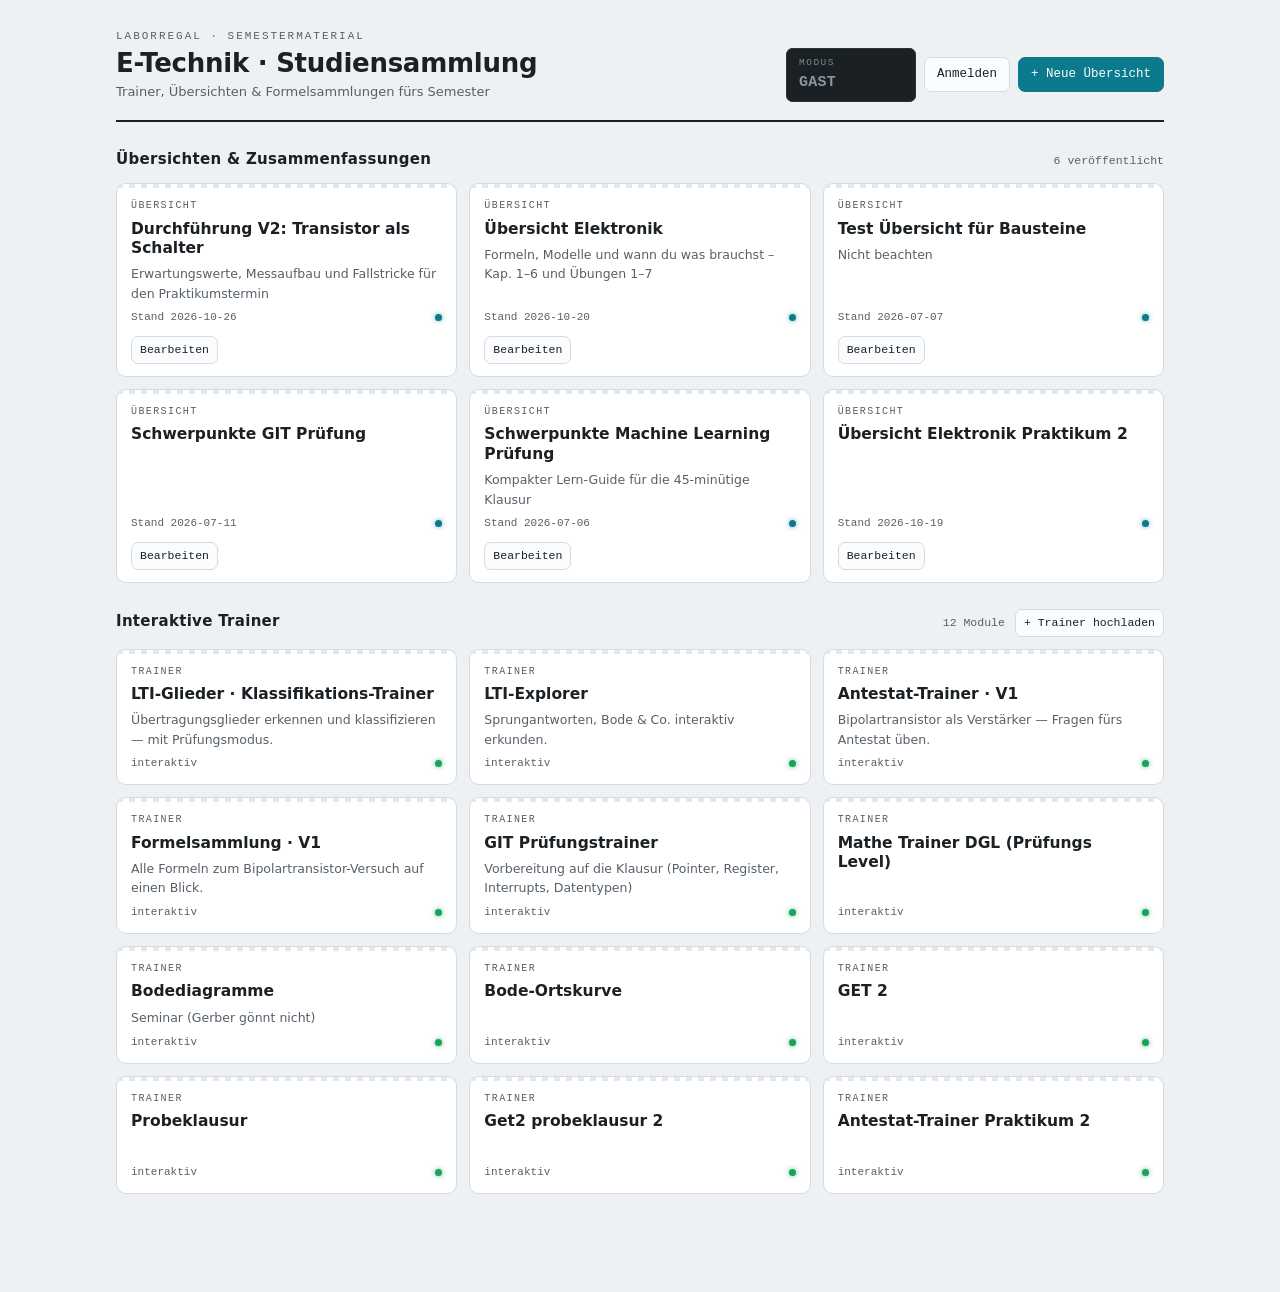
<file: index.html>
<!DOCTYPE html>
<html lang="de">
<head>
<meta charset="UTF-8">
<meta name="viewport" content="width=device-width, initial-scale=1.0">
<title>Studiensammlung · Portal</title>
<link rel="stylesheet" href="stil.css?v=9">
<script src="config.js?v=9"></script>
<script src="sammlung.js?v=9" defer></script>
</head>
<body>
<div class="wrap">

  <header class="top">
    <div class="brand">
      <p class="eyebrow">Laborregal · Semestermaterial</p>
      <h1 id="portalTitel">Studiensammlung</h1>
      <div class="sub" id="portalUntertitel"></div>
    </div>
    <div class="kopf-aktionen">
      <div class="readout aus" id="statusReadout">
        <span class="rlabel">Modus</span>
        <span class="rval" id="statusWert">GAST</span>
      </div>
      <button class="btn" id="btnLogin">Anmelden</button>
      <a class="btn primaer" id="btnNeu" href="editor.html" hidden>+ Neue Übersicht</a>
    </div>
  </header>

  <!-- Übersichten -->
  <section class="abschnitt">
    <div class="abschnitt-kopf">
      <h2>Übersichten &amp; Zusammenfassungen</h2>
      <span class="zaehler" id="zaehlerDocs"></span>
    </div>
    <div class="raster" id="rasterDocs"></div>
    <div class="leer" id="leerDocs" hidden>
      Noch keine Übersichten veröffentlicht.
      <span class="nur-admin" hidden> Melde dich an und klicke auf <strong>+ Neue Übersicht</strong>, um die erste zu bauen.</span>
    </div>
  </section>

  <!-- Lokale Entwürfe (nur sichtbar wenn vorhanden) -->
  <section class="abschnitt" id="abschnittEntwuerfe" hidden>
    <div class="abschnitt-kopf">
      <h2>Entwürfe auf diesem Gerät</h2>
      <span class="zaehler" id="zaehlerEntwuerfe"></span>
    </div>
    <div class="raster" id="rasterEntwuerfe"></div>
  </section>

  <!-- Trainer -->
  <section class="abschnitt">
    <div class="abschnitt-kopf">
      <h2>Interaktive Trainer</h2>
      <div style="display:flex;gap:10px;align-items:baseline">
        <span class="zaehler" id="zaehlerTrainer"></span>
        <button class="btn klein nur-admin" id="btnTrainerUpload" hidden>+ Trainer hochladen</button>
      </div>
    </div>
    <div class="raster" id="rasterTrainer"></div>
    <div class="leer" id="leerTrainer" hidden>
      Keine Trainer gefunden. Lege HTML-Dateien im Ordner <code>trainer/</code> ab und
      trage sie in <code>trainer/manifest.json</code> ein — oder lade sie nach dem Anmelden direkt hier hoch.
    </div>
  </section>

  <div class="hinweis kein-druck" id="hostHinweis" hidden>
    Diese Seite wurde direkt als Datei geöffnet — Inhalte aus <code>docs-data/</code> und
    <code>trainer/manifest.json</code> können so nicht geladen werden. Öffne die Sammlung über den
    Hosting-Link (z.&nbsp;B. GitHub Pages) oder starte lokal einen Mini-Server.
  </div>

</div>

<!-- Login-Dialog -->
<dialog id="dlgLogin">
  <h2>Anmelden</h2>
  <p id="loginText"></p>
  <label for="tokenInput">GitHub-Token</label>
  <input type="password" id="tokenInput" placeholder="github_pat_…" autocomplete="off">
  <div class="hinweis">
    Token erstellen: GitHub → Settings → Developer settings → <strong>Fine-grained tokens</strong> →
    „Generate new token" → nur dieses Repository auswählen → Berechtigung
    <strong>Contents: Read and write</strong>. Der Token bleibt ausschließlich in diesem Browser gespeichert.
  </div>
  <div class="hinweis fehler" id="loginFehler" hidden></div>
  <div class="dialog-fuss">
    <button class="btn" id="btnLoginAbbruch">Abbrechen</button>
    <button class="btn gefahr" id="btnLogout" hidden>Abmelden</button>
    <button class="btn primaer" id="btnLoginOk">Anmelden</button>
  </div>
</dialog>

<!-- Trainer-Upload-Dialog -->
<dialog id="dlgUpload">
  <h2>Trainer hochladen</h2>
  <p>Die HTML-Datei wird in den Ordner <code>trainer/</code> des Repositorys übernommen und
     erscheint danach automatisch im Portal. Gehören mehrere Dateien zusammen (z.&nbsp;B. eine
     <code>.js</code>-Datei), lade sie nacheinander hoch — nur die HTML-Datei braucht Titel und Beschreibung.</p>
  <label for="uplDatei">Datei</label>
  <input type="file" id="uplDatei" accept=".html,.htm,.js,.css,.json,.svg,.png">
  <label for="uplTitel">Titel (für die Kachel)</label>
  <input type="text" id="uplTitel" placeholder="z. B. Antestat-Trainer V2">
  <label for="uplBeschreibung">Kurzbeschreibung</label>
  <input type="text" id="uplBeschreibung" placeholder="Worum geht's?">
  <div class="hinweis fehler" id="uplFehler" hidden></div>
  <div class="hinweis ok-meldung" id="uplOk" hidden></div>
  <div class="dialog-fuss">
    <button class="btn" id="btnUplAbbruch">Schließen</button>
    <button class="btn primaer" id="btnUplOk">Hochladen</button>
  </div>
</dialog>

<script defer>
document.addEventListener("DOMContentLoaded", async () => {
  const S = window.Sammlung, C = S.CFG;
  const $ = id => document.getElementById(id);

  $("portalTitel").textContent = C.titel || "Studiensammlung";
  $("portalUntertitel").textContent = C.untertitel || "";
  document.title = (C.titel || "Studiensammlung") + " · Portal";

  if (location.protocol === "file:") $("hostHinweis").hidden = false;

  /* ---------- Status / Adminmodus ---------- */
  function statusZeigen(){
    const admin = S.eingeloggt();
    $("statusWert").textContent = admin ? (S.repoKonfiguriert() ? "ADMIN" : "LOKAL") : "GAST";
    $("statusReadout").classList.toggle("aus", !admin);
    $("btnLogin").textContent = admin ? "Angemeldet ✓" : "Anmelden";
    $("btnNeu").hidden = !admin;
    document.querySelectorAll(".nur-admin").forEach(e => e.hidden = !admin);
  }

  /* ---------- Übersichten: sofort anzeigen, im Hintergrund auffrischen ---------- */
  function renderDocs(idx){
    const rD = $("rasterDocs");
    rD.innerHTML = "";
    idx.docs.forEach(d => {
      const a = document.createElement("a");
      a.className = "karte doc";
      a.href = "viewer.html?doc=" + encodeURIComponent(d.id);
      a.innerHTML = `
        <span class="modul">Übersicht</span>
        <h3>${S.esc(d.titel)}</h3>
        <p>${S.esc(d.untertitel || "")}</p>
        <div class="fuss"><span>Stand ${S.esc(d.stand || "")}</span><span class="led"></span></div>
        <div class="karten-werkzeuge nur-admin" hidden>
          <a class="btn klein" href="editor.html?doc=${encodeURIComponent(d.id)}">Bearbeiten</a>
        </div>`;
      a.querySelectorAll(".karten-werkzeuge a").forEach(x => x.addEventListener("click", e => e.stopPropagation()));
      rD.appendChild(a);
    });
    $("zaehlerDocs").textContent = idx.docs.length + " veröffentlicht";
    $("leerDocs").hidden = idx.docs.length > 0;

    // Lokale Entwürfe (nur die, die nicht veröffentlicht sind)
    const entwuerfe = Object.values(S.lokaleDocs()).filter(d => !idx.docs.some(x => x.id === d.id));
    $("abschnittEntwuerfe").hidden = !entwuerfe.length;
    if (entwuerfe.length){
      $("zaehlerEntwuerfe").textContent = entwuerfe.length + " nur in diesem Browser";
      const rE = $("rasterEntwuerfe");
      rE.innerHTML = "";
      entwuerfe.forEach(d => {
        const a = document.createElement("a");
        a.className = "karte doc entwurf";
        a.href = "editor.html?doc=" + encodeURIComponent(d.id);
        a.innerHTML = `
          <span class="modul">Entwurf</span>
          <h3>${S.esc(d.titel || "Ohne Titel")}</h3>
          <p>${S.esc(d.untertitel || "")}</p>
          <div class="fuss"><span>Stand ${S.esc(d.stand || "")}</span><span class="led"></span></div>`;
        rE.appendChild(a);
      });
    }
    statusZeigen(); // .nur-admin-Sichtbarkeit nach jedem Neuzeichnen anwenden
  }
  S.lebendLaden("docs-data/index.json", renderDocs);

  /* ---------- Trainer: sofort anzeigen, im Hintergrund auffrischen ---------- */
  function renderTrainer(man){
    const rT = $("rasterTrainer");
    rT.innerHTML = "";
    man.trainer.forEach(t => {
      const a = document.createElement("a");
      a.className = "karte";
      a.href = t.datei;
      a.innerHTML = `
        <span class="modul">Trainer</span>
        <h3>${S.esc(t.titel)}</h3>
        <p>${S.esc(t.beschreibung || "")}</p>
        <div class="fuss"><span>interaktiv</span><span class="led"></span></div>`;
      rT.appendChild(a);
    });
    $("zaehlerTrainer").textContent = man.trainer.length + " Module";
    $("leerTrainer").hidden = man.trainer.length > 0;
  }
  S.lebendLaden("trainer/manifest.json", renderTrainer);

  /* ---------- Login ---------- */
  const dlg = $("dlgLogin");
  $("btnLogin").addEventListener("click", () => {
    $("loginText").textContent = S.repoKonfiguriert()
      ? `Repository: ${C.owner}/${C.repo}. Mit deinem Token kannst du Übersichten veröffentlichen und Trainer hochladen.`
      : "Es ist noch kein Repository in config.js eingetragen — du kannst dich trotzdem anmelden und im Lokal-Modus Entwürfe bauen.";
    $("btnLogout").hidden = !S.eingeloggt();
    $("loginFehler").hidden = true;
    $("tokenInput").value = "";
    dlg.showModal();
  });
  $("btnLoginAbbruch").addEventListener("click", () => dlg.close());
  $("btnLogout").addEventListener("click", () => { S.setToken(""); statusZeigen(); dlg.close(); });
  $("btnLoginOk").addEventListener("click", async () => {
    const t = $("tokenInput").value.trim();
    if (!t){ zeigFehler("Bitte Token einfügen."); return; }
    if (S.repoKonfiguriert()){
      $("btnLoginOk").disabled = true;
      const chk = await S.tokenPruefen(t).catch(e => ({ok:false, grund:String(e)}));
      $("btnLoginOk").disabled = false;
      if (!chk.ok){ zeigFehler(chk.grund); return; }
    }
    S.setToken(t); statusZeigen(); dlg.close();
  });
  function zeigFehler(msg){ const f = $("loginFehler"); f.textContent = msg; f.hidden = false; }

  /* ---------- Trainer-Upload ---------- */
  const dlgU = $("dlgUpload");
  $("btnTrainerUpload").addEventListener("click", () => {
    $("uplFehler").hidden = true; $("uplOk").hidden = true;
    dlgU.showModal();
  });
  $("btnUplAbbruch").addEventListener("click", () => dlgU.close());
  $("btnUplOk").addEventListener("click", async () => {
    const f = $("uplDatei").files[0];
    if (!f){ $("uplFehler").textContent = "Bitte eine Datei auswählen."; $("uplFehler").hidden = false; return; }
    $("btnUplOk").disabled = true; $("uplFehler").hidden = true;
    try{
      const istHtml = /\.html?$/i.test(f.name);
      await S.trainerHochladen(f, istHtml ? ($("uplTitel").value.trim() || f.name) : null,
                               istHtml ? $("uplBeschreibung").value.trim() : null);
      // Nicht-HTML-Dateien nur ablegen, nicht ins Manifest — trainerHochladen trägt immer ein,
      // daher für Begleitdateien Hinweis geben:
      $("uplOk").textContent = `„${f.name}" wurde hochgeladen. GitHub Pages braucht 1–2 Minuten, bis es live ist.`;
      $("uplOk").hidden = false;
    }catch(e){
      $("uplFehler").textContent = e.message; $("uplFehler").hidden = false;
    }finally{
      $("btnUplOk").disabled = false;
    }
  });

  statusZeigen();
});
</script>
</body>
</html>
</file>
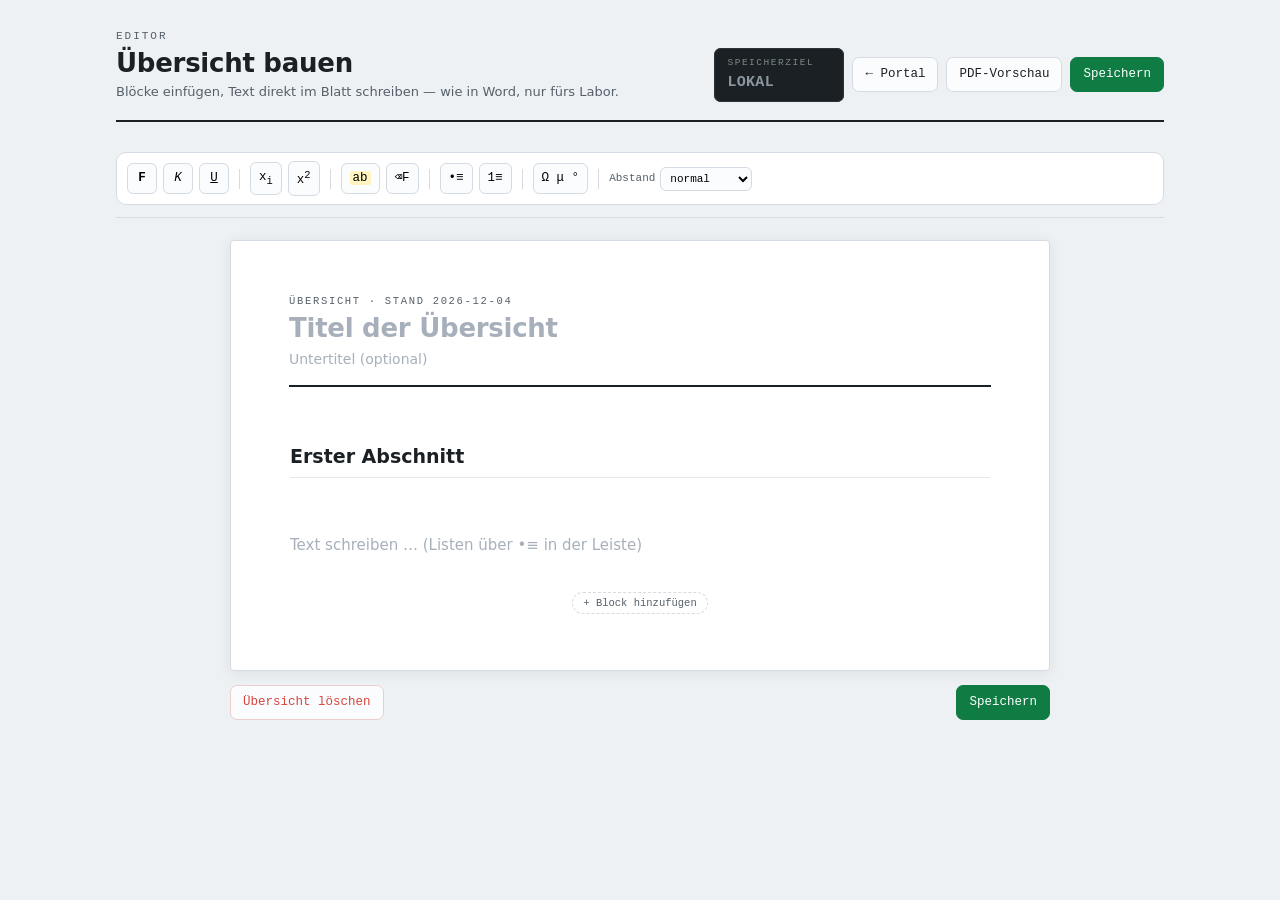
<file: editor.html>
<!DOCTYPE html>
<html lang="de">
<head>
<meta charset="UTF-8">
<meta name="viewport" content="width=device-width, initial-scale=1.0">
<title>Übersichts-Editor</title>
<link rel="stylesheet" href="stil.css?v=9">
<script src="config.js?v=9"></script>
<script src="sammlung.js?v=9" defer></script>
<style>
  /* ---------- Editor-spezifisch ---------- */
  .werkbank{position:sticky;top:0;z-index:40;background:var(--paper);padding:10px 0 12px;border-bottom:1px solid var(--line);margin-bottom:22px}
  .leiste{display:flex;flex-wrap:wrap;gap:6px;align-items:center;background:var(--panel);border:1px solid var(--line);border-radius:var(--r);padding:8px 10px}
  .leiste .sep{width:1px;height:20px;background:var(--line);margin:0 4px}
  .fbtn{font-family:var(--mono);font-size:12.5px;min-width:30px;border:1px solid var(--line);background:#fbfcfd;border-radius:6px;padding:5px 8px;cursor:pointer}
  .fbtn:hover{background:#f2f6f8;border-color:#b9c2cc}
  .fbtn b{font-weight:800} .fbtn i{font-style:italic} .fbtn u{text-decoration:underline}
  .leiste .frei{flex:1}
  .speicher-status{font-family:var(--mono);font-size:11px;color:var(--ink-soft)}

  /* Titelzeile im Blatt editierbar */
  .blatt-kopf h1[contenteditable], .blatt-kopf .untertitel[contenteditable]{outline:none;border-radius:4px}
  [contenteditable]:empty::before{content:attr(data-platzhalter);color:#a7b0ba}
  [contenteditable]:focus{background:#f3fbf6}

  /* Block-Rahmen im Editor */
  .eblock{position:relative;border:1px solid transparent;border-radius:8px;padding:6px 8px;margin:0 -8px 8px}
  .eblock:hover,.eblock:focus-within{border-color:var(--grid)}
  .eblock .griff{
    position:absolute;left:-88px;top:4px;display:none;gap:3px;flex-direction:row;
  }
  .eblock:hover .griff,.eblock:focus-within .griff{display:flex}
  .gbtn{width:24px;height:24px;border:1px solid var(--line);background:#fff;border-radius:5px;cursor:pointer;font-size:12px;line-height:1;color:var(--ink-soft)}
  .gbtn:hover{border-color:var(--teal);color:var(--teal)}
  .gbtn.loeschen:hover{border-color:var(--red);color:var(--red)}
  @media (max-width:1020px){
    .eblock .griff{position:static;margin-bottom:4px}
  }
  .eblock [contenteditable]{outline:none;min-height:1.2em}

  /* Einfüge-Zeile zwischen Blöcken */
  .einfueger{height:14px;position:relative;margin:0 -8px}
  .einfueger button{
    position:absolute;left:50%;top:50%;transform:translate(-50%,-50%);
    font-family:var(--mono);font-size:10.5px;border:1px dashed var(--line);border-radius:20px;
    background:#fff;color:var(--ink-soft);padding:2px 10px;cursor:pointer;opacity:0;transition:opacity .1s;
  }
  .einfueger:hover button,.einfueger button:focus{opacity:1}
  .einfueger.immer button{opacity:1;position:static;transform:none;display:block;margin:6px auto}

  /* Block-Menü */
  .blockmenue{
    position:absolute;z-index:50;background:#fff;border:1px solid var(--line);border-radius:10px;
    box-shadow:0 10px 30px rgba(20,30,40,.18);padding:6px;display:grid;grid-template-columns:1fr 1fr;gap:4px;width:340px;
  }
  .blockmenue button{
    text-align:left;border:1px solid transparent;background:none;border-radius:7px;padding:7px 9px;cursor:pointer;font-size:12.5px;
  }
  .blockmenue button:hover{background:#f2f6f8;border-color:var(--grid)}
  .blockmenue .bm-t{font-weight:700;display:block}
  .blockmenue .bm-s{color:var(--ink-soft);font-size:11px}

  /* Tabellen-Werkzeuge */
  .tab-tools{display:flex;gap:4px;margin-top:5px}
  .blk-tabelle td[contenteditable]:focus,.blk-tabelle th[contenteditable]:focus{background:#f3fbf6}

  .spalten .spalte{border:1px dashed transparent;border-radius:6px}
  .eblock:hover .spalten .spalte{border-color:var(--grid)}

  .bild-tools{display:flex;gap:6px;align-items:center;margin-top:5px;font-family:var(--mono);font-size:11px;color:var(--ink-soft)}
  .code-kopf{display:flex;justify-content:space-between;align-items:center;gap:8px;margin-bottom:5px}
  .code-edit{width:100%;font-family:var(--mono);font-size:13px;line-height:1.55;border:1px solid var(--grid);border-radius:7px;background:#f7f9fa;padding:12px 14px;resize:vertical;white-space:pre;overflow-x:auto;tab-size:2;box-sizing:border-box}
  .code-edit:focus{outline:2px solid var(--teal);outline-offset:1px}
</style>
</head>
<body>
<script>
/* Sichtbare Fehleranzeige statt stummem Abbruch (z. B. bei Cache-/Versionsproblemen) */
window.addEventListener("error", function(e){
  var b = document.getElementById("jsFehlerBanner");
  if (!b){
    b = document.createElement("div");
    b.id = "jsFehlerBanner";
    b.className = "kein-druck";
    b.style.cssText = "position:fixed;left:12px;right:12px;bottom:12px;z-index:999;background:#fbeae9;border:1px solid #eccfcd;color:#d6453d;border-radius:8px;padding:10px 14px;font:12.5px ui-monospace,Menlo,monospace;box-shadow:0 8px 24px rgba(20,30,40,.2)";
    document.body.appendChild(b);
  }
  b.innerHTML = "⚠ Skriptfehler: " + (e.message || "unbekannt") +
    "<br>Meist hilft: Seite mit <b>Strg+F5</b> neu laden (alte Version im Cache) und prüfen, ob alle Dateien (v.&nbsp;a. sammlung.js) aktuell hochgeladen sind.";
});
</script>
<div class="wrap">

  <header class="top kein-druck">
    <div class="brand">
      <p class="eyebrow">Editor</p>
      <h1>Übersicht bauen</h1>
      <div class="sub">Blöcke einfügen, Text direkt im Blatt schreiben — wie in Word, nur fürs Labor.</div>
    </div>
    <div class="kopf-aktionen">
      <div class="readout" id="modusReadout"><span class="rlabel">Speicherziel</span><span class="rval" id="modusWert">–</span></div>
      <a class="btn" href="index.html">← Portal</a>
      <button class="btn" id="btnVorschau">PDF-Vorschau</button>
      <button class="btn gruen" id="btnSpeichern">Speichern</button>
    </div>
  </header>

  <div class="werkbank kein-druck">
    <div class="leiste" role="toolbar" aria-label="Textformatierung">
      <button class="fbtn" data-cmd="bold" title="Fett (Strg+B)"><b>F</b></button>
      <button class="fbtn" data-cmd="italic" title="Kursiv (Strg+I)"><i>K</i></button>
      <button class="fbtn" data-cmd="underline" title="Unterstrichen (Strg+U)"><u>U</u></button>
      <span class="sep"></span>
      <button class="fbtn" data-cmd="subscript" title="Tiefgestellt — für U<sub>BE</sub>">x<sub>i</sub></button>
      <button class="fbtn" data-cmd="superscript" title="Hochgestellt — für x²">x<sup>2</sup></button>
      <span class="sep"></span>
      <button class="fbtn" id="btnMark" title="Markieren"><span style="background:#fff3bf;padding:0 3px;border-radius:2px">ab</span></button>
      <button class="fbtn" data-cmd="removeFormat" title="Formatierung entfernen">⌫F</button>
      <span class="sep"></span>
      <button class="fbtn" data-cmd="insertUnorderedList" title="Aufzählung — funktioniert in Text, Boxen, Spalten und Tabellenzellen">•≡</button>
      <button class="fbtn" data-cmd="insertOrderedList" title="Nummerierte Liste">1≡</button>
      <span class="sep"></span>
      <button class="fbtn" id="btnSonder" title="Sonderzeichen einfügen">Ω μ °</button>
      <span class="sep"></span>
      <label style="display:flex;align-items:center;gap:5px;font-family:var(--mono);font-size:11px;color:var(--ink-soft)" title="Standard-Abstand zwischen allen Blöcken (pro Block über ⇕ am Block überschreibbar)">
        Abstand
        <select id="selStandardAbstand" style="font:inherit;border:1px solid var(--line);border-radius:6px;padding:4px 5px;background:#fbfcfd">
          <option value="0">kein</option><option value="s">eng</option>
          <option value="m" selected>normal</option><option value="l">weit</option><option value="xl">sehr weit</option>
        </select>
      </label>
      <span class="frei"></span>
      <span class="speicher-status" id="speicherStatus"></span>
    </div>
  </div>

  <div id="blattHalter"></div>

  <div class="dialog-fuss kein-druck" style="max-width:820px;margin:14px auto 0;justify-content:space-between">
    <button class="btn gefahr" id="btnLoeschen" hidden>Übersicht löschen</button>
    <span></span>
    <button class="btn gruen" id="btnSpeichern2">Speichern</button>
  </div>

</div>

<!-- Sonderzeichen -->
<dialog id="dlgSonder">
  <h2>Sonderzeichen</h2>
  <p>Klicken zum Einfügen an der Cursor-Position.</p>
  <div id="sonderRaster" style="display:grid;grid-template-columns:repeat(8,1fr);gap:4px"></div>
  <div class="dialog-fuss"><button class="btn" id="btnSonderZu">Schließen</button></div>
</dialog>

<script defer>
document.addEventListener("DOMContentLoaded", async () => {
  const S = window.Sammlung;
  const $ = id => document.getElementById(id);
  const params = new URLSearchParams(location.search);
  let doc = { id:"", titel:"", untertitel:"", stand:"", bloecke:[] };
  let geaendert = false;

  /* ---------- Zugangs-Hürde: Editor nur mit Login ---------- */
  if (!S.eingeloggt()){
    const pw = prompt("Editor-Zugang: Bitte GitHub-Token einfügen (bleibt nur in diesem Browser).\nOhne Token: Feld leer lassen für den Lokal-Modus (Entwürfe nur auf diesem Gerät).");
    if (pw && pw.trim()) S.setToken(pw.trim());
  }
  $("modusWert").textContent = S.schreibmodus() === "github" ? "GITHUB" : "LOKAL";
  $("modusReadout").classList.toggle("aus", S.schreibmodus() !== "github");

  /* ---------- Dokument laden ---------- */
  const wollteId = params.get("doc");
  if (wollteId){
    const geladen = await S.docLaden(wollteId);
    if (geladen){ doc = geladen; $("btnLoeschen").hidden = false; }
  }
  if (!doc.bloecke.length) doc.bloecke = [{typ:"h2", html:"Erster Abschnitt"}, {typ:"absatz", html:""}];

  /* ============================================================
     Editor-Rendering
     ============================================================ */
  const halter = $("blattHalter");
  function bauen(){
    halter.innerHTML = "";
    const blatt = document.createElement("article");
    blatt.className = "blatt";
    blatt.innerHTML = `
      <header class="blatt-kopf">
        <div class="eyebrow">Übersicht · Stand ${S.esc(doc.stand || new Date().toISOString().slice(0,10))}</div>
        <h1 contenteditable="true" data-platzhalter="Titel der Übersicht" id="edTitel">${doc.titel ? S.esc(doc.titel) : ""}</h1>
        <p class="untertitel" contenteditable="true" data-platzhalter="Untertitel (optional)" id="edUntertitel">${doc.untertitel ? S.esc(doc.untertitel) : ""}</p>
      </header>
      <div id="blockListe"></div>
      <div class="einfueger immer"><button type="button" data-pos="ende">+ Block hinzufügen</button></div>`;
    halter.appendChild(blatt);
    const liste = blatt.querySelector("#blockListe");
    doc.bloecke.forEach((b, i) => {
      liste.appendChild(einfuegerBauen(i));
      liste.appendChild(blockBauen(b, i));
    });
    blatt.querySelector('[data-pos="ende"]').addEventListener("click", e => menueZeigen(e.target, doc.bloecke.length));
    ["edTitel","edUntertitel"].forEach(id => $(id).addEventListener("input", () => markiereGeaendert()));
  }

  function einfuegerBauen(pos){
    const d = document.createElement("div");
    d.className = "einfueger kein-druck";
    d.innerHTML = `<button type="button">+ Block</button>`;
    d.querySelector("button").addEventListener("click", e => menueZeigen(e.target, pos));
    return d;
  }

  function blockBauen(b, i){
    const w = document.createElement("div");
    w.className = "eblock";
    w.dataset.index = i;
    const abstandFn = S.abstandPx || (() => "14px"); // Fallback, falls alte sammlung.js gecacht ist
    w.style.marginBottom = abstandFn(b, doc.abstand);
    const griff = document.createElement("div");
    griff.className = "griff kein-druck";
    griff.innerHTML = `
      <button class="gbtn" title="Nach oben" data-akt="hoch">↑</button>
      <button class="gbtn" title="Nach unten" data-akt="runter">↓</button>
      <button class="gbtn" title="Duplizieren" data-akt="dupl">⧉</button>
      <button class="gbtn loeschen" title="Block löschen" data-akt="weg">✕</button>
      <select class="gbtn" title="Abstand unter diesem Block" data-feld="abstand" style="width:auto;padding:0 3px;font-size:10px">
        <option value="">⇕ auto</option>
        <option value="0" ${b.abstand==="0"?"selected":""}>kein</option>
        <option value="s" ${b.abstand==="s"?"selected":""}>eng</option>
        <option value="m" ${b.abstand==="m"?"selected":""}>normal</option>
        <option value="l" ${b.abstand==="l"?"selected":""}>weit</option>
        <option value="xl" ${b.abstand==="xl"?"selected":""}>sehr weit</option>
      </select>`;
    const selAb = griff.querySelector("select[data-feld=abstand]");
    selAb.addEventListener("click", e => e.stopPropagation());
    selAb.addEventListener("change", () => {
      if (selAb.value) b.abstand = selAb.value; else delete b.abstand;
      w.style.marginBottom = abstandFn(b, doc.abstand);
      markiereGeaendert();
    });
    griff.addEventListener("click", e => {
      const akt = e.target.dataset.akt; if (!akt) return;
      sichern(); // aktuellen Stand aus DOM übernehmen
      if (akt === "hoch"   && i > 0){ [doc.bloecke[i-1], doc.bloecke[i]] = [doc.bloecke[i], doc.bloecke[i-1]]; }
      if (akt === "runter" && i < doc.bloecke.length-1){ [doc.bloecke[i+1], doc.bloecke[i]] = [doc.bloecke[i], doc.bloecke[i+1]]; }
      if (akt === "dupl"){ doc.bloecke.splice(i+1, 0, JSON.parse(JSON.stringify(doc.bloecke[i]))); }
      if (akt === "weg"){ doc.bloecke.splice(i, 1); }
      markiereGeaendert(); bauen();
    });
    w.appendChild(griff);

    const inhalt = document.createElement("div");
    inhalt.className = "blk blk-" + b.typ;
    switch(b.typ){
      case "h2": inhalt.innerHTML = `<h2 contenteditable="true" data-feld="html" data-platzhalter="Überschrift">${b.html||""}</h2>`; break;
      case "h3": inhalt.innerHTML = `<h3 contenteditable="true" data-feld="html" data-platzhalter="Zwischenüberschrift">${b.html||""}</h3>`; break;
      case "absatz": inhalt.innerHTML = `<div class="fliess" contenteditable="true" data-feld="html" data-platzhalter="Text schreiben … (Listen über •≡ in der Leiste)">${b.html||""}</div>`; break;
      case "liste": inhalt.innerHTML = `${b.geordnet?"<ol":"<ul"} contenteditable="true" data-feld="html">${b.html||"<li></li>"}${b.geordnet?"</ol>":"</ul>"}`; break;
      case "formel": inhalt.innerHTML = `<div class="formel" contenteditable="true" data-feld="html" data-platzhalter="U_BE = 0,7 V — Tief-/Hochstellen über die Leiste">${b.html||""}</div>`; break;
      case "box": inhalt.innerHTML = `
        <div class="box box-${b.variante||"info"}">
          <div class="box-label" style="display:flex;justify-content:space-between;align-items:center">
            <span>${{info:"Info",merke:"Merke",achtung:"Achtung",beispiel:"Beispiel"}[b.variante||"info"]}</span>
            <select class="kein-druck" data-feld="variante" style="font-size:11px">
              ${["info","merke","achtung","beispiel"].map(v=>`<option value="${v}" ${v===(b.variante||"info")?"selected":""}>${v}</option>`).join("")}
            </select>
          </div>
          <div contenteditable="true" data-feld="html" data-platzhalter="Inhalt der Box …">${b.html||""}</div>
        </div>`; break;
      case "spalten": inhalt.innerHTML = `
        <div class="spalten">
          <div class="spalte" contenteditable="true" data-feld="links" data-platzhalter="Linke Spalte …">${b.links||""}</div>
          <div class="spalte" contenteditable="true" data-feld="rechts" data-platzhalter="Rechte Spalte …">${b.rechts||""}</div>
        </div>`; break;
      case "tabelle": {
        inhalt.innerHTML = `<div class="tabelle-huelle"><table data-feld="tabelle">${b.html || "<tr><th>Größe</th><th>Formel</th></tr><tr><td></td><td></td></tr>"}</table></div>
          <div class="tab-tools kein-druck">
            <button class="btn klein" data-tab="zeile">+ Zeile</button>
            <button class="btn klein" data-tab="spalte">+ Spalte</button>
            <button class="btn klein" data-tab="zeile-weg">− Zeile</button>
            <button class="btn klein" data-tab="spalte-weg">− Spalte</button>
          </div>`;
        break;
      }
      case "bild": inhalt.innerHTML = `
        <figure>
          ${b.src ? `<img src="${b.src}" style="width:${b.breite||100}%">` : `<div class="leer">Bild wählen ↓</div>`}
          <figcaption contenteditable="true" data-feld="unterschrift" data-platzhalter="Bildunterschrift (optional)">${S.esc(b.unterschrift||"")}</figcaption>
        </figure>
        <div class="bild-tools kein-druck">
          <input type="file" accept="image/*" data-feld="datei">
          <label>Breite <input type="range" min="25" max="100" value="${b.breite||100}" data-feld="breite"> <span data-feld="breiteAnzeige">${b.breite||100}%</span></label>
        </div>`; break;
      case "code": {
        const opts = Object.entries(S.CODE_SPRACHEN || {c:"C",js:"JavaScript",html:"HTML",andere:"Code"})
          .map(([v,l]) => `<option value="${v}" ${v===(b.sprache||"c")?"selected":""}>${l}</option>`).join("");
        const zeilen = Math.min(24, Math.max(4, (b.text||"").split("\n").length + 1));
        inhalt.innerHTML = `
          <div class="code-kopf kein-druck">
            <select data-feld="sprache" style="font-family:var(--mono);font-size:11px;border:1px solid var(--line);border-radius:6px;padding:3px 5px;background:#fbfcfd">${opts}</select>
            <label style="font-family:var(--mono);font-size:10.5px;color:var(--ink-soft);display:flex;align-items:center;gap:5px;cursor:pointer">
              <input type="checkbox" data-feld="ausfuehrbar" ${b.ausfuehrbar?"checked":""}> ▶ ausführbar (nur JS)
            </label>
            <label style="font-family:var(--mono);font-size:10.5px;color:var(--ink-soft);display:flex;align-items:center;gap:5px;cursor:pointer">
              <input type="checkbox" data-feld="simCheck" ${b.simulation!=null?"checked":""}> ▶ Simulation beilegen (JS)
            </label>
          </div>
          <textarea class="code-edit" data-feld="text" rows="${zeilen}" spellcheck="false" placeholder="Code hier einfügen …">${S.esc(b.text||"")}</textarea>
          ${b.simulation!=null ? `
          <div class="kein-druck" style="font-family:var(--mono);font-size:10.5px;color:var(--ink-soft);margin:8px 0 3px">
            Simulation (JavaScript) — läuft beim ▶-Knopf, der Code oben bleibt sichtbar.
            Hilfen: <code>console.log(…)</code>, <code>ctx</code> (Canvas), <code>Speicher()</code> für Pointer-Tabellen.
          </div>
          <textarea class="code-edit kein-druck" data-feld="simulation" rows="${Math.min(20, Math.max(4, (b.simulation||"").split("\n").length + 1))}" spellcheck="false"
            placeholder="const sp = Speicher();&#10;sp.int('n', 7).ptr('p', 'n').tabelle('Start');&#10;sp.deref('p', 10).tabelle('nach *p = 10');">${S.esc(b.simulation||"")}</textarea>` : ""}
          <div class="code-lauf-huelle kein-druck">
            <button class="btn klein" type="button" data-feld="testlauf">▶ Testlauf</button>
            <div class="lauf-ziel"></div>
          </div>`;
        break;
      }
      case "diagramm": {
        inhalt.innerHTML = `
          <div class="kein-druck" style="display:flex;flex-direction:column;gap:6px;margin-bottom:8px">
            <textarea class="code-edit" data-feld="funktionen" rows="2" spellcheck="false"
              placeholder="eine Funktion pro Zeile, z. B.  sin(x)  oder  x^2/10">${S.esc(b.funktionen||"")}</textarea>
            <div style="display:flex;gap:8px;align-items:center;font-family:var(--mono);font-size:11.5px;color:var(--ink-soft);flex-wrap:wrap">
              x von <input class="cell" data-feld="xmin" value="${S.esc(String(b.xmin ?? -10))}" style="width:80px;padding:5px 8px">
              bis  <input class="cell" data-feld="xmax" value="${S.esc(String(b.xmax ?? 10))}" style="width:80px;padding:5px 8px">
              <button class="btn klein" type="button" data-feld="plot">Zeichnen</button>
              <span>erlaubt: + − · / ^ ( ) sin cos tan exp log sqrt abs pi e …</span>
            </div>
          </div>
          <div class="diagramm" data-feld="vorschau"></div>`;
        break;
      }
      case "linie": inhalt.innerHTML = `<hr>`; break;
    }
    w.appendChild(inhalt);

    // Editierbare Felder → bei Eingabe merken
    inhalt.querySelectorAll("[contenteditable]").forEach(el => el.addEventListener("input", markiereGeaendert));
    // Box-Variante
    const sel = inhalt.querySelector("select[data-feld=variante]");
    if (sel) sel.addEventListener("change", () => { sichern(); doc.bloecke[i].variante = sel.value; markiereGeaendert(); bauen(); });
    // Code-Block: Sprache + Textarea (Tab-Taste, Auto-Höhe)
    const selSpr = inhalt.querySelector("select[data-feld=sprache]");
    if (selSpr) selSpr.addEventListener("change", () => { doc.bloecke[i].sprache = selSpr.value; markiereGeaendert(); });
    const chkAus = inhalt.querySelector("input[data-feld=ausfuehrbar]");
    if (chkAus) chkAus.addEventListener("change", () => { doc.bloecke[i].ausfuehrbar = chkAus.checked; markiereGeaendert(); });
    const chkSim = inhalt.querySelector("input[data-feld=simCheck]");
    if (chkSim) chkSim.addEventListener("change", () => {
      sichern();
      if (chkSim.checked) doc.bloecke[i].simulation = doc.bloecke[i].simulation || "";
      else delete doc.bloecke[i].simulation;
      markiereGeaendert(); bauen();
    });
    const btnLauf = inhalt.querySelector("[data-feld=testlauf]");
    if (btnLauf) btnLauf.addEventListener("click", () => {
      const taSim = inhalt.querySelector("textarea[data-feld=simulation]");
      const taCode = inhalt.querySelector("textarea[data-feld=text]");
      const code = taSim ? taSim.value : (taCode ? taCode.value : "");
      S.codeAusfuehren(code, inhalt.querySelector(".lauf-ziel"));
    });
    // Diagramm-Block: Vorschau zeichnen (initial + auf Knopfdruck)
    const vorschau = inhalt.querySelector("[data-feld=vorschau]");
    if (vorschau){
      const zeichnen = () => {
        const bb = {
          funktionen: inhalt.querySelector("[data-feld=funktionen]").value,
          xmin: inhalt.querySelector("[data-feld=xmin]").value,
          xmax: inhalt.querySelector("[data-feld=xmax]").value,
        };
        vorschau.innerHTML = S.diagrammSvg(bb);
      };
      zeichnen();
      inhalt.querySelector("[data-feld=plot]").addEventListener("click", () => { zeichnen(); markiereGeaendert(); });
      inhalt.querySelectorAll("[data-feld=funktionen],[data-feld=xmin],[data-feld=xmax]")
        .forEach(x => x.addEventListener("input", markiereGeaendert));
    }
    const ta = inhalt.querySelector("textarea[data-feld=text]");
    if (ta){
      ta.addEventListener("input", () => {
        ta.style.height = "auto"; ta.style.height = (ta.scrollHeight + 2) + "px";
        markiereGeaendert();
      });
      ta.addEventListener("keydown", e => {
        if (e.key === "Tab"){
          e.preventDefault();
          const s = ta.selectionStart, en = ta.selectionEnd;
          ta.value = ta.value.slice(0, s) + "  " + ta.value.slice(en);
          ta.selectionStart = ta.selectionEnd = s + 2;
          markiereGeaendert();
        }
      });
    }
    // Tabellen-Werkzeuge
    inhalt.querySelectorAll("[data-tab]").forEach(btn => btn.addEventListener("click", () => tabAktion(inhalt, btn.dataset.tab)));
    tabellenZellenEditierbar(inhalt);
    // Bild
    const dateiIn = inhalt.querySelector("input[data-feld=datei]");
    if (dateiIn) dateiIn.addEventListener("change", () => {
      const f = dateiIn.files[0]; if (!f) return;
      const fr = new FileReader();
      fr.onload = () => { sichern(); doc.bloecke[i].src = fr.result; markiereGeaendert(); bauen(); };
      fr.readAsDataURL(f);
    });
    const breiteIn = inhalt.querySelector("input[data-feld=breite]");
    if (breiteIn) breiteIn.addEventListener("input", () => {
      doc.bloecke[i].breite = +breiteIn.value;
      const img = inhalt.querySelector("img"); if (img) img.style.width = breiteIn.value + "%";
      inhalt.querySelector("[data-feld=breiteAnzeige]").textContent = breiteIn.value + "%";
      markiereGeaendert();
    });
    return w;
  }

  function tabellenZellenEditierbar(inhalt){
    inhalt.querySelectorAll("table td, table th").forEach(z => {
      z.setAttribute("contenteditable", "true");
      z.addEventListener("input", markiereGeaendert);
    });
  }
  function tabAktion(inhalt, akt){
    const t = inhalt.querySelector("table");
    const zeilen = [...t.rows];
    if (akt === "zeile"){
      const n = zeilen[zeilen.length-1].cells.length;
      const tr = t.insertRow(); for (let k=0;k<n;k++) tr.insertCell();
    }
    if (akt === "spalte") zeilen.forEach((r,ri) => {
      const z = ri===0 && r.cells[0] && r.cells[0].tagName==="TH" ? document.createElement("th") : document.createElement("td");
      r.appendChild(z);
    });
    if (akt === "zeile-weg" && zeilen.length > 1) t.deleteRow(-1);
    if (akt === "spalte-weg" && zeilen[0].cells.length > 1) zeilen.forEach(r => r.deleteCell(-1));
    tabellenZellenEditierbar(inhalt); markiereGeaendert();
  }

  /* ---------- Block-Menü ---------- */
  const TYPEN = [
    {typ:"h2",      t:"Überschrift",        s:"Abschnitts-Titel"},
    {typ:"h3",      t:"Zwischenüberschrift",s:"kleinere Gliederung"},
    {typ:"absatz",  t:"Text",               s:"normaler Absatz"},
    {typ:"liste",   t:"Aufzählung",         s:"Punkte-Liste"},
    {typ:"liste",   t:"Nummerierte Liste",  s:"1., 2., 3. …", extra:{geordnet:true}},
    {typ:"formel",  t:"Formel",             s:"zentriert, Monospace, U_BE etc."},
    {typ:"code",    t:"Code",               s:"C, JavaScript oder HTML — JS auf Wunsch ausführbar", extra:{sprache:"c", text:""}},
    {typ:"diagramm",t:"Diagramm",           s:"Funktionsplot f(x) — gestochen scharf im PDF", extra:{funktionen:"sin(x)", xmin:-6.3, xmax:6.3}},
    {typ:"tabelle", t:"Tabelle",            s:"Zeilen/Spalten anpassbar"},
    {typ:"box",     t:"Merk-Box",           s:"Info · Merke · Achtung · Beispiel", extra:{variante:"merke"}},
    {typ:"spalten", t:"Zwei Spalten",       s:"nebeneinander, z. B. Vergleich"},
    {typ:"bild",    t:"Bild",               s:"Skizze/Foto einbetten"},
    {typ:"linie",   t:"Trennlinie",         s:"gestrichelte Linie"},
  ];
  let menue = null;
  function menueZeigen(anker, pos){
    menueZu();
    menue = document.createElement("div");
    menue.className = "blockmenue";
    TYPEN.forEach(t => {
      const b = document.createElement("button");
      b.innerHTML = `<span class="bm-t">${t.t}</span><span class="bm-s">${t.s}</span>`;
      b.addEventListener("click", () => {
        sichern();
        doc.bloecke.splice(pos, 0, Object.assign({typ:t.typ, html:""}, t.extra||{}));
        markiereGeaendert(); menueZu(); bauen();
        // Fokus auf den neuen Block
        setTimeout(() => {
          const neu = halter.querySelectorAll(".eblock")[pos];
          const ed = neu && neu.querySelector("[contenteditable]");
          if (ed) ed.focus();
        }, 30);
      });
      menue.appendChild(b);
    });
    document.body.appendChild(menue);
    const r = anker.getBoundingClientRect();
    menue.style.left = Math.max(10, Math.min(window.innerWidth-360, r.left)) + "px";
    menue.style.top = (r.bottom + window.scrollY + 6) + "px";
    setTimeout(() => document.addEventListener("click", menueKlickWeg), 0);
  }
  function menueKlickWeg(e){ if (menue && !menue.contains(e.target)) menueZu(); }
  function menueZu(){ if (menue){ menue.remove(); menue = null; document.removeEventListener("click", menueKlickWeg); } }

  /* ---------- DOM → doc übernehmen ---------- */
  function sichern(){
    doc.titel = $("edTitel") ? $("edTitel").textContent.trim() : doc.titel;
    doc.untertitel = $("edUntertitel") ? $("edUntertitel").textContent.trim() : doc.untertitel;
    halter.querySelectorAll(".eblock").forEach((w, i) => {
      const b = doc.bloecke[i]; if (!b) return;
      w.querySelectorAll("[data-feld]").forEach(el => {
        const f = el.dataset.feld;
        if (f === "html" || f === "links" || f === "rechts"){
          b[f] = el.tagName === "UL" || el.tagName === "OL" ? el.innerHTML : el.innerHTML;
        }
        if (f === "tabelle"){
          const klon = el.cloneNode(true);
          klon.querySelectorAll("[contenteditable]").forEach(z => z.removeAttribute("contenteditable"));
          b.html = klon.innerHTML;
        }
        if (f === "unterschrift") b.unterschrift = el.textContent.trim();
        if (f === "text") b.text = el.value;
        if (f === "simulation") b.simulation = el.value;
        if (f === "funktionen") b.funktionen = el.value;
        if (f === "xmin") b.xmin = parseFloat(String(el.value).replace(",", "."));
        if (f === "xmax") b.xmax = parseFloat(String(el.value).replace(",", "."));
      });
    });
  }

  /* ---------- Formatleiste ---------- */
  document.querySelectorAll(".fbtn[data-cmd]").forEach(b =>
    b.addEventListener("mousedown", e => { e.preventDefault(); document.execCommand(b.dataset.cmd, false, null); markiereGeaendert(); }));
  const selStd = $("selStandardAbstand");
  selStd.value = doc.abstand || "m";
  selStd.addEventListener("change", () => {
    sichern();
    doc.abstand = selStd.value;
    markiereGeaendert(); bauen();
  });
  $("btnMark").addEventListener("mousedown", e => {
    e.preventDefault();
    document.execCommand("hiliteColor", false, "#fff3bf");
    markiereGeaendert();
  });

  /* ---------- Sonderzeichen ---------- */
  const ZEICHEN = ["Ω","μ","π","Δ","φ","ω","τ","λ","α","β","γ","η","θ","σ","ρ","∞","≈","≠","≤","≥","±","·","×","÷","√","∫","∑","→","⇒","↔","∥","⊥","°","′","″","‰","€","½","¼","¾","≙"];
  const sr = $("sonderRaster");
  ZEICHEN.forEach(z => {
    const b = document.createElement("button");
    b.className = "fbtn"; b.textContent = z;
    b.addEventListener("mousedown", e => { e.preventDefault(); document.execCommand("insertText", false, z); markiereGeaendert(); });
    sr.appendChild(b);
  });
  $("btnSonder").addEventListener("click", () => $("dlgSonder").show());
  $("btnSonderZu").addEventListener("click", () => $("dlgSonder").close());

  /* ---------- Speichern ---------- */
  let autoTimer = null;
  function markiereGeaendert(){
    geaendert = true;
    $("speicherStatus").textContent = "ungespeicherte Änderungen …";
    clearTimeout(autoTimer);
    autoTimer = setTimeout(() => { // Auto-Entwurf lokal alle 4 s
      sichern();
      if (doc.titel){ if (!doc.id) doc.id = S.slug(doc.titel); S.lokalSpeichern(doc); $("speicherStatus").textContent = "Entwurf lokal gesichert · " + new Date().toLocaleTimeString(); }
    }, 4000);
  }
  async function speichern(){
    sichern();
    if (!doc.titel){ alert("Bitte zuerst einen Titel eintragen."); $("edTitel").focus(); return; }
    if (!doc.id) doc.id = S.slug(doc.titel);
    const btns = [$("btnSpeichern"), $("btnSpeichern2")];
    btns.forEach(b => { b.disabled = true; b.textContent = "Speichert …"; });
    try{
      const wohin = await S.docSpeichern(doc);
      geaendert = false;
      $("speicherStatus").textContent = wohin === "github"
        ? "Veröffentlicht ✓ — sofort im Portal sichtbar · " + new Date().toLocaleTimeString()
        : "Lokal gespeichert ✓ (nur dieser Browser) · " + new Date().toLocaleTimeString();
      $("btnLoeschen").hidden = false;
      history.replaceState(null, "", "editor.html?doc=" + encodeURIComponent(doc.id));
    }catch(e){
      alert("Speichern fehlgeschlagen:\n" + e.message);
    }finally{
      btns.forEach(b => { b.disabled = false; b.textContent = "Speichern"; });
    }
  }
  $("btnSpeichern").addEventListener("click", speichern);
  $("btnSpeichern2").addEventListener("click", speichern);
  document.addEventListener("keydown", e => {
    if ((e.ctrlKey || e.metaKey) && e.key.toLowerCase() === "s"){ e.preventDefault(); speichern(); }
  });
  window.addEventListener("beforeunload", e => { if (geaendert){ e.preventDefault(); e.returnValue = ""; } });

  /* ---------- Löschen / Vorschau ---------- */
  $("btnLoeschen").addEventListener("click", async () => {
    if (!doc.id) return;
    if (!confirm(`„${doc.titel || doc.id}" wirklich löschen? Das entfernt sie auch aus dem Portal.`)) return;
    try{ await S.docEntfernen(doc.id); location.href = "index.html"; }
    catch(e){ alert("Löschen fehlgeschlagen:\n" + e.message); }
  });
  $("btnVorschau").addEventListener("click", () => {
    sichern();
    if (!doc.id) doc.id = S.slug(doc.titel || "vorschau");
    S.lokalSpeichern(doc);
    window.open("viewer.html?doc=" + encodeURIComponent(doc.id), "_blank");
  });

  bauen();
});
</script>
</body>
</html>
</file>
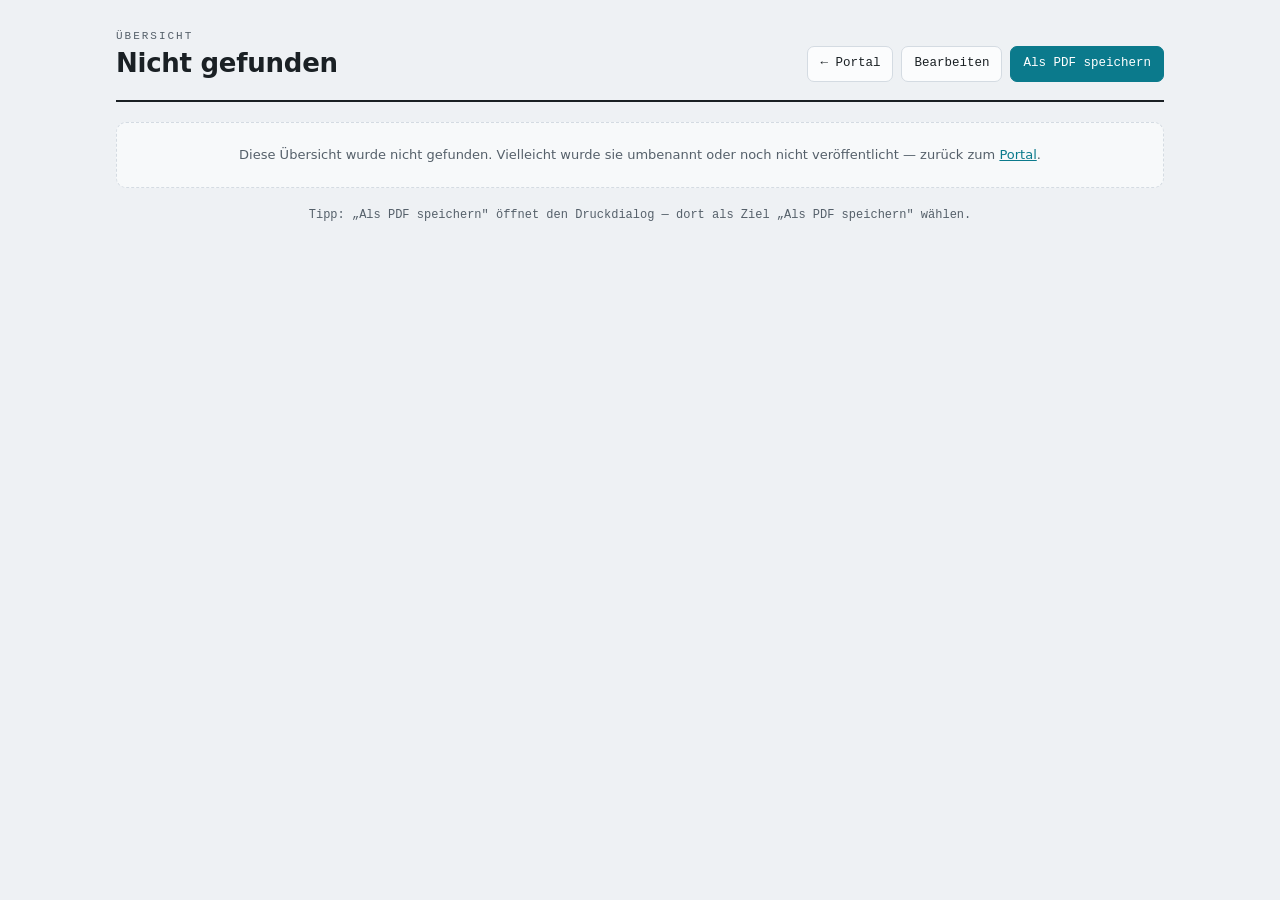
<file: viewer.html>
<!DOCTYPE html>
<html lang="de">
<head>
<meta charset="UTF-8">
<meta name="viewport" content="width=device-width, initial-scale=1.0">
<title>Übersicht</title>
<link rel="stylesheet" href="stil.css?v=9">
<script src="config.js?v=9"></script>
<script src="sammlung.js?v=9" defer></script>
</head>
<body>
<script>
/* Sichtbare Fehleranzeige statt stummem Abbruch (z. B. bei Cache-/Versionsproblemen) */
window.addEventListener("error", function(e){
  var b = document.getElementById("jsFehlerBanner");
  if (!b){
    b = document.createElement("div");
    b.id = "jsFehlerBanner";
    b.className = "kein-druck";
    b.style.cssText = "position:fixed;left:12px;right:12px;bottom:12px;z-index:999;background:#fbeae9;border:1px solid #eccfcd;color:#d6453d;border-radius:8px;padding:10px 14px;font:12.5px ui-monospace,Menlo,monospace;box-shadow:0 8px 24px rgba(20,30,40,.2)";
    document.body.appendChild(b);
  }
  b.innerHTML = "⚠ Skriptfehler: " + (e.message || "unbekannt") +
    "<br>Meist hilft: Seite mit <b>Strg+F5</b> neu laden (alte Version im Cache) und prüfen, ob alle Dateien (v.&nbsp;a. sammlung.js) aktuell hochgeladen sind.";
});
</script>
<div class="wrap">

  <header class="top kein-druck">
    <div class="brand">
      <p class="eyebrow">Übersicht</p>
      <h1 id="kopfTitel">Wird geladen …</h1>
      <div class="sub" id="kopfSub"></div>
    </div>
    <div class="kopf-aktionen">
      <a class="btn" href="index.html">← Portal</a>
      <a class="btn nur-admin" id="btnBearbeiten" hidden>Bearbeiten</a>
      <button class="btn primaer" id="btnPdf">Als PDF speichern</button>
    </div>
  </header>

  <div id="ziel"></div>

  <div class="leer kein-druck" id="nichtGefunden" hidden>
    Diese Übersicht wurde nicht gefunden. Vielleicht wurde sie umbenannt oder noch nicht veröffentlicht —
    zurück zum <a href="index.html">Portal</a>.
  </div>

  <p class="kein-druck" style="text-align:center;color:var(--ink-soft);font-size:12px;font-family:var(--mono);margin-top:18px">
    Tipp: „Als PDF speichern" öffnet den Druckdialog — dort als Ziel „Als PDF speichern" wählen.
  </p>

</div>

<script defer>
document.addEventListener("DOMContentLoaded", () => {
  const S = window.Sammlung;
  const id = new URLSearchParams(location.search).get("doc");
  let gerendert = false;

  function zeigen(doc){
    gerendert = true;
    document.title = doc.titel + " · Übersicht";
    document.getElementById("kopfTitel").textContent = doc.titel;
    document.getElementById("kopfSub").textContent = doc.untertitel || "";
    S.renderDoc(doc, document.getElementById("ziel"));
    if (S.eingeloggt()){
      const b = document.getElementById("btnBearbeiten");
      b.hidden = false;
      b.href = "editor.html?doc=" + encodeURIComponent(doc.id);
    }
  }
  function nichtGefunden(){
    document.getElementById("kopfTitel").textContent = "Nicht gefunden";
    document.getElementById("nichtGefunden").hidden = false;
    document.getElementById("btnPdf").hidden = true;
  }

  if (!id){ nichtGefunden(); return; }

  // Lokaler Entwurf (z. B. Editor-Vorschau) ist immer der frischeste Stand dieses Geräts → sofort zeigen
  const entwurf = S.lokaleDocs()[id];
  if (entwurf) zeigen(entwurf);

  // Veröffentlichte Fassung: sofort aus Schnappschuss/Datei, frisch aus der API — nur bei Änderung neu zeichnen
  if (!entwurf) S.lebendLaden(`docs-data/${id}.json`, zeigen);

  // Nach 3 s weder Entwurf noch Daten → sauber melden statt ewig "Wird geladen …"
  setTimeout(() => { if (!gerendert) nichtGefunden(); }, 3000);

  document.getElementById("btnPdf").addEventListener("click", () => window.print());
});
</script>
</body>
</html>
</file>
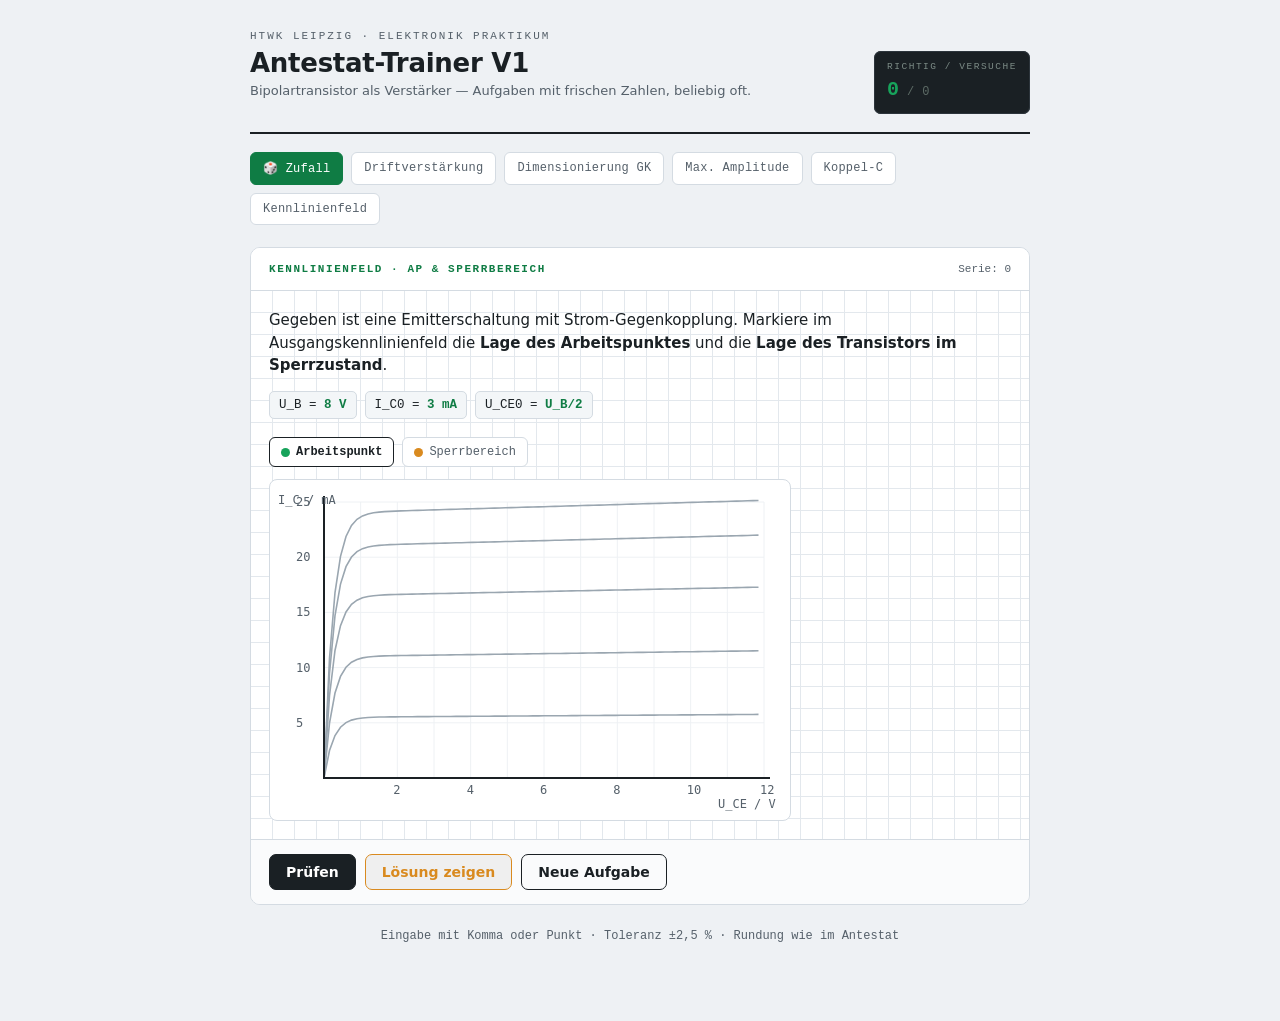
<file: trainer/antestat-trainer-v1.html>
<!DOCTYPE html>
<html lang="de">
<head>
<meta charset="UTF-8">
<meta name="viewport" content="width=device-width, initial-scale=1.0">
<title>Antestat-Trainer · V1 Bipolartransistor als Verstärker</title>
<style>
  :root{
    --paper:#eef1f4;
    --panel:#ffffff;
    --ink:#1a2024;
    --ink-soft:#55606a;
    --line:#d4dbe2;
    --grid:#e3e8ed;
    --trace:#17a35b;       /* Scope-Grün */
    --trace-dk:#0f7c44;
    --amber:#d98a1f;
    --amber-bg:#fcf3e2;
    --red:#d6453d;
    --red-bg:#fbeae9;
    --green-bg:#e6f6ee;
    --mono:'JetBrains Mono',ui-monospace,'SF Mono',Menlo,Consolas,'Liberation Mono',monospace;
    --sans:ui-sans-serif,system-ui,'Segoe UI',Roboto,Helvetica,Arial,sans-serif;
  }
  *{box-sizing:border-box}
  html,body{margin:0;padding:0}
  body{
    background:var(--paper);
    color:var(--ink);
    font-family:var(--sans);
    line-height:1.5;
    -webkit-font-smoothing:antialiased;
    padding:0 16px 64px;
  }
  .wrap{max-width:780px;margin:0 auto}

  /* ---------- Kopf ---------- */
  header{
    display:flex;align-items:flex-end;justify-content:space-between;
    gap:16px;flex-wrap:wrap;
    padding:28px 0 18px;border-bottom:2px solid var(--ink);
  }
  .brand .eyebrow{
    font-family:var(--mono);font-size:11px;letter-spacing:.18em;text-transform:uppercase;
    color:var(--ink-soft);margin:0 0 4px;
  }
  .brand h1{
    margin:0;font-size:26px;font-weight:800;letter-spacing:-.01em;line-height:1.1;
  }
  .brand .sub{font-size:13px;color:var(--ink-soft);margin-top:4px}

  /* DMM-Display für den Score */
  .readout{
    font-family:var(--mono);background:var(--ink);color:var(--trace);
    border-radius:7px;padding:9px 13px;min-width:132px;
    box-shadow:inset 0 0 0 1px #2c343b;
  }
  .readout .rlabel{font-size:9.5px;letter-spacing:.16em;text-transform:uppercase;color:#7c8b86;display:block}
  .readout .rval{font-size:20px;font-weight:700;letter-spacing:.02em}
  .readout .rval small{font-size:12px;color:#5d6b66;font-weight:400}

  /* ---------- Kategorie-Wahl ---------- */
  nav{display:flex;gap:8px;flex-wrap:wrap;margin:18px 0 22px}
  .cat{
    font-family:var(--mono);font-size:12px;letter-spacing:.02em;
    background:var(--panel);border:1px solid var(--line);color:var(--ink-soft);
    padding:8px 12px;border-radius:6px;cursor:pointer;transition:.12s;
  }
  .cat:hover{border-color:var(--ink-soft);color:var(--ink)}
  .cat[aria-pressed="true"]{background:var(--ink);border-color:var(--ink);color:#fff}
  .cat.rng[aria-pressed="true"]{background:var(--trace-dk);border-color:var(--trace-dk)}

  /* ---------- Aufgaben-Karte ---------- */
  .card{
    background:var(--panel);border:1px solid var(--line);border-radius:10px;
    padding:0;overflow:hidden;
  }
  .card .head{
    display:flex;align-items:center;justify-content:space-between;gap:10px;
    padding:13px 18px;border-bottom:1px solid var(--line);
    background:linear-gradient(var(--panel),var(--panel)) padding-box;
  }
  .card .head .tag{
    font-family:var(--mono);font-size:11px;letter-spacing:.14em;text-transform:uppercase;
    color:var(--trace-dk);font-weight:700;
  }
  .card .head .pts{font-family:var(--mono);font-size:11px;color:var(--ink-soft)}
  .card .body{
    padding:18px;
    background-image:linear-gradient(var(--grid) 1px,transparent 1px),linear-gradient(90deg,var(--grid) 1px,transparent 1px);
    background-size:22px 22px;background-position:-1px -1px;
  }
  .prompt{font-size:15px;margin:0 0 14px}
  .prompt b{font-weight:700}

  /* gegebene Werte */
  .given{
    display:flex;flex-wrap:wrap;gap:6px 8px;margin:0 0 18px;
  }
  .chip{
    font-family:var(--mono);font-size:12.5px;background:#f3f6f8;border:1px solid var(--line);
    border-radius:5px;padding:4px 9px;white-space:nowrap;
  }
  .chip b{color:var(--trace-dk)}

  /* Eingabefelder */
  .fields{display:flex;flex-direction:column;gap:11px;margin-bottom:8px}
  .field{display:flex;align-items:center;gap:10px;flex-wrap:wrap}
  .field label{
    font-family:var(--mono);font-size:14px;min-width:58px;font-weight:600;
  }
  .field .eq{color:var(--ink-soft);font-family:var(--mono)}
  .cell{
    font-family:var(--mono);font-size:15px;width:128px;text-align:right;
    padding:8px 10px;border:1.5px solid var(--line);border-radius:6px;background:#fcfdfe;
    color:var(--ink);transition:.12s;
  }
  .cell:focus{outline:none;border-color:var(--trace);box-shadow:0 0 0 3px rgba(23,163,91,.13)}
  .cell.ok{border-color:var(--trace);background:var(--green-bg)}
  .cell.bad{border-color:var(--red);background:var(--red-bg)}
  .unit{font-family:var(--mono);font-size:13px;color:var(--ink-soft);min-width:30px}
  .verdict{font-family:var(--mono);font-size:16px;width:20px;text-align:center}
  .verdict.ok{color:var(--trace-dk)}
  .verdict.bad{color:var(--red)}

  /* Multiple Choice */
  .choices{display:flex;flex-direction:column;gap:9px}
  .choice{
    display:flex;gap:11px;align-items:flex-start;padding:11px 13px;
    border:1.5px solid var(--line);border-radius:7px;background:#fcfdfe;cursor:pointer;transition:.12s;
    font-size:14.5px;
  }
  .choice:hover{border-color:var(--ink-soft)}
  .choice[aria-pressed="true"]{border-color:var(--trace);background:var(--green-bg)}
  .choice .box{
    font-family:var(--mono);font-weight:700;color:var(--ink-soft);flex:0 0 auto;
    width:20px;height:20px;border:1.5px solid var(--line);border-radius:4px;
    display:grid;place-items:center;font-size:12px;margin-top:1px;
  }
  .choice[aria-pressed="true"] .box{border-color:var(--trace-dk);color:var(--trace-dk)}
  .choice.reveal-ok{border-color:var(--trace);background:var(--green-bg)}
  .choice.reveal-bad{border-color:var(--red);background:var(--red-bg)}

  /* Kennlinienfeld */
  .canvas-wrap{display:flex;flex-direction:column;gap:12px;align-items:flex-start}
  canvas{border:1px solid var(--line);border-radius:8px;background:#fff;touch-action:none;cursor:crosshair;max-width:100%}
  .placetoggle{display:flex;gap:8px}
  .ptog{
    font-family:var(--mono);font-size:12px;padding:7px 11px;border-radius:6px;cursor:pointer;
    border:1.5px solid var(--line);background:#fff;color:var(--ink-soft);
  }
  .ptog[aria-pressed="true"]{border-color:var(--ink);color:var(--ink);font-weight:700}
  .ptog .dot{display:inline-block;width:9px;height:9px;border-radius:50%;margin-right:6px;vertical-align:middle}
  .ptog.ap .dot{background:var(--trace)}
  .ptog.sp .dot{background:var(--amber)}

  /* Aktionen */
  .actions{
    display:flex;gap:9px;flex-wrap:wrap;padding:14px 18px;border-top:1px solid var(--line);
    background:#fafbfc;
  }
  button.act{
    font-family:var(--sans);font-size:14px;font-weight:600;cursor:pointer;
    border:1.5px solid var(--ink);border-radius:7px;padding:9px 16px;transition:.12s;
  }
  .act.primary{background:var(--ink);color:#fff}
  .act.primary:hover{background:#000}
  .act.ghost{background:transparent;color:var(--ink)}
  .act.ghost:hover{background:#eef1f4}
  .act.amber{border-color:var(--amber);color:var(--amber)}
  .act.amber:hover{background:var(--amber-bg)}
  .act:disabled{opacity:.4;cursor:not-allowed}

  /* Lösung */
  .solution{display:none;border-top:1px solid var(--line);padding:18px;background:#fbfcfd}
  .solution.show{display:block}
  .solution h3{
    margin:0 0 12px;font-family:var(--mono);font-size:12px;letter-spacing:.14em;
    text-transform:uppercase;color:var(--amber);
  }
  .steps{display:flex;flex-direction:column;gap:9px}
  .step{
    display:grid;grid-template-columns:1fr auto;gap:8px 14px;align-items:baseline;
    font-family:var(--mono);font-size:13.5px;padding-bottom:9px;border-bottom:1px dashed var(--line);
  }
  .step:last-child{border-bottom:none;padding-bottom:0}
  .step .lhs{color:var(--ink)}
  .step .lhs .v{color:var(--ink-soft)}
  .step .res{font-weight:700;color:var(--trace-dk);white-space:nowrap;text-align:right}
  .note{
    margin-top:14px;font-size:13.5px;color:var(--ink-soft);font-family:var(--sans);
    border-left:3px solid var(--amber);padding:4px 0 4px 12px;
  }
  .foot{margin-top:22px;font-size:12px;color:var(--ink-soft);font-family:var(--mono);text-align:center}
  sub{font-size:.72em}
  @media(max-width:560px){
    .brand h1{font-size:22px}
    .cell{width:110px}
  }
</style>
</head>
<body>
<div class="wrap">

  <header>
    <div class="brand">
      <p class="eyebrow">HTWK Leipzig · Elektronik Praktikum</p>
      <h1>Antestat-Trainer V1</h1>
      <p class="sub">Bipolartransistor als Verstärker — Aufgaben mit frischen Zahlen, beliebig oft.</p>
    </div>
    <div class="readout">
      <span class="rlabel">Richtig / Versuche</span>
      <span class="rval" id="score">0<small> / 0</small></span>
    </div>
  </header>

  <nav id="nav"></nav>

  <div class="card">
    <div class="head">
      <span class="tag" id="cardTag">—</span>
      <span class="pts" id="cardStreak">Serie: 0</span>
    </div>
    <div class="body" id="cardBody"></div>
    <div class="actions">
      <button class="act primary" id="btnCheck">Prüfen</button>
      <button class="act amber" id="btnSolve">Lösung zeigen</button>
      <button class="act ghost" id="btnNext">Neue Aufgabe</button>
    </div>
    <div class="solution" id="solution"></div>
  </div>

  <p class="foot">Eingabe mit Komma oder Punkt · Toleranz ±2,5 % · Rundung wie im Antestat</p>
</div>

<script>
/* ============================================================
   Hilfsfunktionen
   ============================================================ */
const $  = s => document.querySelector(s);
const el = (t,c,html)=>{const e=document.createElement(t); if(c)e.className=c; if(html!=null)e.innerHTML=html; return e;};
const rint = (a,b)=>Math.floor(Math.random()*(b-a+1))+a;
const pick = arr=>arr[Math.floor(Math.random()*arr.length)];
const deci = (a,b)=>rint(a*10,b*10)/10;      // eine Nachkommastelle
const fmtDE = (x,d=2)=>x.toLocaleString('de-DE',{minimumFractionDigits:d,maximumFractionDigits:d});
const parseNum = s => parseFloat(String(s).trim().replace(/\s/g,'').replace(',','.'));
function check(user,target,absFloor){
  if(!isFinite(user)) return false;
  const rel = Math.abs(user-target)/Math.abs(target);
  return rel<=0.025 || Math.abs(user-target)<=absFloor;
}

/* ============================================================
   Aufgaben-Generatoren  →  liefern ein "Aufgabe"-Objekt
   ============================================================ */

// 1) Driftverstärkung  v_D = -R_C / R_E  (C_E bei DC unwirksam → Gegenkopplung voll wirksam)
function genDrift(){
  const RC = rint(100,220)*10;     // 1000..2200
  const RE = rint(30,72)*10;       // 300..720
  const RB = rint(80,140);         // kΩ Distraktor
  const Rq = rint(22,48);          // kΩ Distraktor
  const vD = -RC/RE;
  return {
    tag:'Driftverstärkung', pts:'1 Punkt',
    prompt:`Für die Verstärkerschaltung mit Strom-Gegenkopplung ist die <b>Driftverstärkung v<sub>D</sub></b> zu ermitteln. Beachte: für die Drift (Gleichgrößen) ist die Gegenkopplung über R<sub>E</sub> voll wirksam, C<sub>E</sub> überbrückt R<sub>E</sub> nicht.`,
    given:[['C₁ = C₂','470 nF'],['C_E','330 µF'],['R_C',RC+' Ω'],['R_B',RB+' kΩ'],['R_q',Rq+' kΩ'],['R_E',RE+' Ω']],
    fields:[{key:'vD',label:'v<sub>D</sub>',unit:'',target:vD,abs:0.05,dec:2,signfree:true}],
    solve:()=>[
      {lhs:`Bei DC ist X<sub>CE</sub> groß → C_E unwirksam, R_E wirkt voll`, res:''},
      {lhs:`v<sub>D</sub> = −R_C / R_E = −${RC} Ω / ${RE} Ω`, res:fmtDE(vD,2)}
    ],
    note:'Das Minuszeichen ist die 180°-Phasendrehung der Emitterschaltung. Der Betrag wird hier akzeptiert, im Antestat aber den negativen Wert eintragen.'
  };
}

// 2) Vollständige Dimensionierung: ES mit Strom-Gegenkopplung + Basisspannungsteiler (4 Widerstände)
function genDimGK(){
  const UB  = pick([10,12,13,15]);
  const B   = rint(120,240);
  const UBE = 0.7;
  const IC  = deci(2.0,6.0);                 // mA
  const pRE = pick([10,12,15]);              // % von UB über R_E
  const k   = pick([3,4,5]);                 // I_q = k·I_B
  const URE = +(UB*pRE/100).toFixed(3);
  // U_CE0 sinnvoll wählen, sodass U_RC > 0.5 V
  let UCE = pick([Math.round(UB*0.4),Math.round(UB*0.45),Math.round(UB/2)]);
  if(UB-UCE-URE < 0.8) UCE = Math.round(UB*0.4);
  const IB  = IC/B;                           // mA
  const IE  = IC+IB;                          // mA
  const RE  = URE/IE*1000;                    // Ω
  const URC = UB-UCE-URE;                     // V
  const RC  = URC/IC*1000;                    // Ω
  const UBas= URE+UBE;                        // V
  const Iq  = k*IB;                           // mA
  const Rq  = UBas/Iq;                         // kΩ  (V / mA = kΩ)
  const RB  = (UB-UBas)/(Iq+IB);               // kΩ
  return {
    tag:'Dimensionierung · Gegenkopplung', pts:'4 Punkte',
    prompt:`Gegeben ist eine <b>Emitterschaltung mit Strom-Gegenkopplung und Basisspannungsteiler</b>. Berechne die vier Widerstände für den angegebenen Arbeitspunkt. Über R<sub>E</sub> fallen ${pRE}% der Betriebsspannung ab, I<sub>q</sub> ist der ${k}-fache Basisstrom.`,
    given:[['U_B',UB+' V'],['B',''+B],['U_BE0',fmtDE(UBE,1)+' V'],['U_CE0',UCE+' V'],['I_C0',fmtDE(IC,2)+' mA'],['U_RE',`${pRE}% U_B`],['I_q',`${k}·I_B`]],
    fields:[
      {key:'RE',label:'R<sub>E</sub>',unit:'Ω', target:RE,abs:2,  dec:1},
      {key:'RC',label:'R<sub>C</sub>',unit:'Ω', target:RC,abs:5,  dec:1},
      {key:'Rq',label:'R<sub>q</sub>',unit:'kΩ',target:Rq,abs:0.2,dec:2},
      {key:'RB',label:'R<sub>B</sub>',unit:'kΩ',target:RB,abs:0.4,dec:2},
    ],
    solve:()=>[
      {lhs:`I_B = I_C0 / B = ${fmtDE(IC,2)} mA / ${B}`,                              res:fmtDE(IB*1000,2)+' µA'},
      {lhs:`I_E = I_C0 + I_B`,                                                       res:fmtDE(IE,3)+' mA'},
      {lhs:`U_RE = ${pRE}% · ${UB} V`,                                               res:fmtDE(URE,2)+' V'},
      {lhs:`R_E = U_RE / I_E = ${fmtDE(URE,2)} V / ${fmtDE(IE,3)} mA`,               res:fmtDE(RE,1)+' Ω'},
      {lhs:`U_RC = U_B − U_CE0 − U_RE = ${UB} − ${UCE} − ${fmtDE(URE,2)}`,           res:fmtDE(URC,2)+' V'},
      {lhs:`R_C = U_RC / I_C0`,                                                      res:fmtDE(RC,1)+' Ω'},
      {lhs:`U_Basis = U_RE + U_BE0 = ${fmtDE(URE,2)} + ${fmtDE(UBE,1)}`,             res:fmtDE(UBas,2)+' V'},
      {lhs:`I_q = ${k} · I_B`,                                                       res:fmtDE(Iq*1000,2)+' µA'},
      {lhs:`R_q = U_Basis / I_q`,                                                    res:fmtDE(Rq,2)+' kΩ'},
      {lhs:`R_B = (U_B − U_Basis) / (I_q + I_B)`,                                    res:fmtDE(RB,2)+' kΩ'},
    ],
    note:'Reihenfolge merken: erst I_B, dann der Querzweig (R_E, R_C), dann der Basisteiler (R_q über I_q, R_B über I_q + I_B).'
  };
}

// 3) Dimensionierung für maximale Ausgangsamplitude (einfache ES, R_C / I_B0 / R_B)
function genMaxAmp(){
  const UB  = rint(10,18);
  const B   = rint(150,250);
  const IC  = deci(2.0,10.0);   // mA
  const UBE = 0.7;
  const UCE = UB/2;             // max. symmetrische Aussteuerung
  const RC  = (UB-UCE)/IC*1000; // Ω
  const IB0 = IC/B*1000;        // µA
  const RB  = (UB-UBE)/IB0*1000;// kΩ  (V / µA *1000 = kΩ)
  return {
    tag:'Dimensionierung · max. Amplitude', pts:'1,5 Punkte',
    prompt:`Gegeben ist ein Transistorverstärker in <b>einfacher Emitterschaltung</b>. Dimensioniere die Schaltung so, dass eine <b>maximale Ausgangsamplitude</b> erreicht wird.`,
    given:[['B',''+B],['U_B',UB+' V'],['I_C0',fmtDE(IC,2)+' mA'],['U_BE0',fmtDE(UBE,1)+' V']],
    fields:[
      {key:'RC', label:'R<sub>C</sub>', unit:'Ω', target:RC, abs:5,  dec:1},
      {key:'IB0',label:'I<sub>B0</sub>',unit:'µA',target:IB0,abs:0.5,dec:2},
      {key:'RB', label:'R<sub>B</sub>', unit:'kΩ',target:RB, abs:0.5,dec:2},
    ],
    solve:()=>[
      {lhs:`Max. Aussteuerung → U_CE0 = U_B/2 = ${UB}/2`,                  res:fmtDE(UCE,2)+' V'},
      {lhs:`R_C = (U_B − U_CE0) / I_C0 = ${fmtDE(UCE,2)} V / ${fmtDE(IC,2)} mA`, res:fmtDE(RC,1)+' Ω'},
      {lhs:`I_B0 = I_C0 / B = ${fmtDE(IC,2)} mA / ${B}`,                   res:fmtDE(IB0,2)+' µA'},
      {lhs:`R_B = (U_B − U_BE0) / I_B0 = ${fmtDE(UB-UBE,1)} V / ${fmtDE(IB0,2)} µA`, res:fmtDE(RB,2)+' kΩ'},
    ],
    note:'Der Kniff ist U_CE0 = U_B/2 — nur dort ist die symmetrische Aussteuerung (und damit die Amplitude) maximal.'
  };
}

// 4) Konzeptfragen (Single Choice)
function genKoppel(){
  const opts=[
    {t:'Koppelkondensatoren verstärken den frequenzbehafteten Signalanteil.',ok:false},
    {t:'Koppelkondensatoren unterdrücken den frequenzbehafteten Signalanteil.',ok:false},
    {t:'Koppelkondensatoren verstärken den Gleichanteil.',ok:false},
    {t:'Koppelkondensatoren unterdrücken den Gleichanteil.',ok:true},
  ];
  return {
    tag:'Konzept · Koppelkondensatoren', pts:'0,5 Punkte', type:'mc',
    prompt:`Welchen Einfluss haben Koppelkondensatoren am Eingang und am Ausgang von Verstärkerschaltungen auf das Signal?`,
    choices:shuffle(opts),
    note:'Der Koppelkondensator ist ein Hochpass: er trennt den DC-Arbeitspunkt ab und lässt nur das Wechselsignal durch.'
  };
}
function genBauelement(){
  const opts=[
    {t:'R_E',ok:true},{t:'C_E',ok:true},
    {t:'R_C',ok:false},{t:'R_B',ok:false},{t:'C₁ / C₂',ok:false},{t:'R_q',ok:false},
  ];
  return {
    tag:'Konzept · Stromgegenkopplung', pts:'1 Punkt', type:'mc', multi:true,
    prompt:`Mit welchen Bauelementen wird in der Emitterschaltung die <b>Strom-Gegenkopplung</b> realisiert? (Mehrfachauswahl)`,
    choices:shuffle(opts),
    note:'R_E erzeugt die Gegenkopplung (Stromabhängige Spannung), C_E legt fest, ab welcher Frequenz sie aufgehoben wird (Wechselstrom-Kurzschluss).'
  };
}
function shuffle(a){a=a.slice();for(let i=a.length-1;i>0;i--){const j=Math.floor(Math.random()*(i+1));[a[i],a[j]]=[a[j],a[i]];}return a;}

// 5) Kennlinienfeld: AP und Sperrbereich anklicken
function genKennlinie(){
  const UB = rint(8,12);
  const IC = rint(3,8);          // mA
  return {
    tag:'Kennlinienfeld · AP & Sperrbereich', pts:'1 Punkt', type:'canvas',
    prompt:`Gegeben ist eine Emitterschaltung mit Strom-Gegenkopplung. Markiere im Ausgangskennlinienfeld die <b>Lage des Arbeitspunktes</b> und die <b>Lage des Transistors im Sperrzustand</b>.`,
    given:[['U_B',UB+' V'],['I_C0',IC+' mA'],['U_CE0','U_B/2']],
    target:{uce:UB/2, ic:IC, ubMax:12, icMax:25},
    note:'Der AP liegt bei U_CE0 = U_B/2 und I_C0 — mittig auf der Lastgeraden. Der Sperrbereich ist der schmale Streifen unterhalb der untersten Kennlinie (I_C ≈ 0) entlang der U_CE-Achse.'
  };
}

/* Registry */
const GENS = {
  drift:   {name:'Driftverstärkung', fn:genDrift},
  dim:     {name:'Dimensionierung GK', fn:genDimGK},
  maxamp:  {name:'Max. Amplitude', fn:genMaxAmp},
  koppel:  {name:'Koppel-C', fn:()=>pick([genKoppel,genBauelement])()},
  kennlin: {name:'Kennlinienfeld', fn:genKennlinie},
};
const ALL = ['drift','dim','maxamp','koppel','kennlin'];

/* ============================================================
   Zustand + UI
   ============================================================ */
let state={cat:'random', q:null, answered:false, score:{ok:0,n:0}, streak:0, place:'ap', clicks:{ap:null,sp:null}};

function buildNav(){
  const nav=$('#nav');
  const rng=el('button','cat rng','🎲 Zufall'); rng.dataset.cat='random'; nav.appendChild(rng);
  ALL.forEach(k=>{const b=el('button','cat',GENS[k].name); b.dataset.cat=k; nav.appendChild(b);});
  nav.addEventListener('click',e=>{
    const b=e.target.closest('.cat'); if(!b)return;
    state.cat=b.dataset.cat; syncNav(); newQuestion();
  });
  syncNav();
}
function syncNav(){
  document.querySelectorAll('.cat').forEach(b=>b.setAttribute('aria-pressed', b.dataset.cat===state.cat));
}

function newQuestion(){
  const key = state.cat==='random' ? pick(ALL) : state.cat;
  state.q = GENS[key].fn();
  state.q._key = key;
  state.answered=false;
  state.place='ap';
  state.clicks={ap:null,sp:null};
  render();
}

function render(){
  const q=state.q;
  $('#cardTag').textContent=q.tag;
  $('#cardStreak').textContent='Serie: '+state.streak;
  $('#solution').classList.remove('show');
  $('#solution').innerHTML='';
  $('#btnCheck').disabled=false;
  $('#btnSolve').textContent='Lösung zeigen';

  const body=$('#cardBody'); body.innerHTML='';
  body.appendChild(el('p','prompt',q.prompt));

  if(q.given){
    const g=el('div','given');
    q.given.forEach(([k,v])=>g.appendChild(el('span','chip', v?`${k} = <b>${v}</b>`:`<b>${k}</b>`)));
    body.appendChild(g);
  }

  if(q.type==='mc'){ renderMC(body,q); }
  else if(q.type==='canvas'){ renderCanvas(body,q); }
  else { renderFields(body,q); }
}

function renderFields(body,q){
  const wrap=el('div','fields');
  q.fields.forEach(f=>{
    const row=el('div','field');
    row.innerHTML=`<label>${f.label}</label><span class="eq">=</span>`;
    const inp=el('input','cell'); inp.id='f_'+f.key; inp.inputMode='decimal'; inp.autocomplete='off';
    inp.addEventListener('keydown',e=>{if(e.key==='Enter')doCheck();});
    row.appendChild(inp);
    row.appendChild(el('span','unit',f.unit));
    row.appendChild(el('span','verdict','')); 
    wrap.appendChild(row);
  });
  body.appendChild(wrap);
  setTimeout(()=>{const fi=body.querySelector('.cell'); if(fi)fi.focus();},30);
}

function renderMC(body,q){
  const wrap=el('div','choices');
  q.choices.forEach((c,i)=>{
    const ch=el('div','choice'); ch.dataset.i=i; ch.setAttribute('aria-pressed','false');
    ch.innerHTML=`<span class="box"></span><span>${c.t}</span>`;
    ch.addEventListener('click',()=>{
      if(state.answered)return;
      if(q.multi){ const p=ch.getAttribute('aria-pressed')==='true'; ch.setAttribute('aria-pressed',!p); ch.querySelector('.box').textContent=!p?'✓':''; }
      else { wrap.querySelectorAll('.choice').forEach(x=>{x.setAttribute('aria-pressed','false');x.querySelector('.box').textContent='';}); ch.setAttribute('aria-pressed','true'); ch.querySelector('.box').textContent='✓'; }
    });
    wrap.appendChild(ch);
  });
  body.appendChild(wrap);
}

/* ---------- Kennlinienfeld ---------- */
function renderCanvas(body,q){
  const wrap=el('div','canvas-wrap');
  const tog=el('div','placetoggle');
  const ap=el('button','ptog ap','<span class="dot"></span>Arbeitspunkt'); ap.dataset.m='ap'; ap.setAttribute('aria-pressed','true');
  const sp=el('button','ptog sp','<span class="dot"></span>Sperrbereich'); sp.dataset.m='sp'; sp.setAttribute('aria-pressed','false');
  tog.append(ap,sp);
  tog.addEventListener('click',e=>{const b=e.target.closest('.ptog');if(!b)return; state.place=b.dataset.m; ap.setAttribute('aria-pressed',state.place==='ap'); sp.setAttribute('aria-pressed',state.place==='sp');});
  const cv=el('canvas'); cv.width=520; cv.height=340; cv.id='kfeld';
  cv.addEventListener('pointerdown',e=>{
    if(state.answered)return;
    const r=cv.getBoundingClientRect();
    const x=(e.clientX-r.left)*(cv.width/r.width), y=(e.clientY-r.top)*(cv.height/r.height);
    state.clicks[state.place]={x,y};
    drawKfeld(cv,q,false);
  });
  wrap.append(tog,cv);
  body.appendChild(wrap);
  drawKfeld(cv,q,false);
}
function kfeldGeom(cv){return {x0:54,y0:cv.height-42,x1:cv.width-26,y1:22};}
function toPx(cv,q,uce,ic){const g=kfeldGeom(cv);const t=q.target;return {px:g.x0+(uce/t.ubMax)*(g.x1-g.x0), py:g.y0-(ic/t.icMax)*(g.y0-g.y1)};}
function fromPx(cv,q,px,py){const g=kfeldGeom(cv);const t=q.target;return {uce:(px-g.x0)/(g.x1-g.x0)*t.ubMax, ic:(g.y0-py)/(g.y0-g.y1)*t.icMax};}
function drawKfeld(cv,q,reveal){
  const ctx=cv.getContext('2d'), g=kfeldGeom(cv), t=q.target;
  ctx.clearRect(0,0,cv.width,cv.height);
  // Gitter
  ctx.strokeStyle='#eef1f4'; ctx.lineWidth=1;
  for(let v=0;v<=t.ubMax;v+=1){const p=toPx(cv,q,v,0); ctx.beginPath();ctx.moveTo(p.px,g.y0);ctx.lineTo(p.px,g.y1);ctx.stroke();}
  for(let a=0;a<=t.icMax;a+=5){const p=toPx(cv,q,0,a); ctx.beginPath();ctx.moveTo(g.x0,p.py);ctx.lineTo(g.x1,p.py);ctx.stroke();}
  // Kennlinien (5 IB-Stufen)
  ctx.strokeStyle='#9aa6b0'; ctx.lineWidth=1.6;
  const sat=[5.5,11,16.5,21,24];
  sat.forEach((icSat,i)=>{
    ctx.beginPath();
    for(let u=0;u<=t.ubMax;u+=0.15){
      const ic = icSat*(1-Math.exp(-u/0.25)) + icSat*0.004*u;
      const p=toPx(cv,q,u,ic);
      u===0?ctx.moveTo(p.px,p.py):ctx.lineTo(p.px,p.py);
    }
    ctx.stroke();
  });
  // Achsen
  ctx.strokeStyle='#1a2024'; ctx.lineWidth=2;
  ctx.beginPath();ctx.moveTo(g.x0,g.y1-6);ctx.lineTo(g.x0,g.y0);ctx.lineTo(g.x1+6,g.y0);ctx.stroke();
  ctx.fillStyle='#55606a'; ctx.font='12px ui-monospace,monospace';
  ctx.fillText('I_C / mA',8,g.y1+2);
  ctx.fillText('U_CE / V',g.x1-46,g.y0+30);
  for(let v=2;v<=t.ubMax;v+=2){const p=toPx(cv,q,v,0);ctx.fillText(v,p.px-4,g.y0+16);}
  for(let a=5;a<=t.icMax;a+=5){const p=toPx(cv,q,0,a);ctx.fillText(a,g.x0-28,p.py+4);}

  // Ziel-Bereiche bei reveal
  if(reveal){
    const tp=toPx(cv,q,t.uce,t.ic);
    ctx.strokeStyle='#17a35b';ctx.lineWidth=2;ctx.beginPath();ctx.arc(tp.px,tp.py,14,0,7);ctx.stroke();
    // Sperrbereich-Streifen
    const s0=toPx(cv,q,0,0.9), s1=toPx(cv,q,t.ubMax,0);
    ctx.strokeStyle='#d98a1f';ctx.lineWidth=2;ctx.setLineDash([5,4]);
    ctx.strokeRect(g.x0+2, s0.py, (s1.px-g.x0)-4, g.y0-s0.py-2);
    ctx.setLineDash([]);
  }
  // Klicks
  const drawMark=(c,col)=>{if(!c)return;ctx.fillStyle=col;ctx.beginPath();ctx.arc(c.x,c.y,6,0,7);ctx.fill();ctx.strokeStyle='#fff';ctx.lineWidth=2;ctx.stroke();};
  drawMark(state.clicks.ap,'#17a35b');
  drawMark(state.clicks.sp,'#d98a1f');
}

/* ============================================================
   Prüfen / Lösung
   ============================================================ */
function doCheck(){
  if(state.answered) return;
  const q=state.q; let allOk=true;

  if(q.type==='mc'){
    const chosen=[...document.querySelectorAll('.choice[aria-pressed="true"]')].map(c=>+c.dataset.i);
    if(chosen.length===0) return;
    document.querySelectorAll('.choice').forEach((c,i)=>{
      const correct=q.choices[i].ok;
      if(correct) c.classList.add('reveal-ok');
      if(chosen.includes(i)&&!correct) c.classList.add('reveal-bad');
    });
    const want=q.choices.map((c,i)=>c.ok?i:-1).filter(i=>i>=0);
    allOk = chosen.length===want.length && want.every(i=>chosen.includes(i));
  }
  else if(q.type==='canvas'){
    const cv=$('#kfeld');
    if(!state.clicks.ap||!state.clicks.sp) return;
    const ap=fromPx(cv,q,state.clicks.ap.x,state.clicks.ap.y);
    const sp=fromPx(cv,q,state.clicks.sp.x,state.clicks.sp.y);
    const apOk = Math.abs(ap.uce-q.target.uce)<=1.1 && Math.abs(ap.ic-q.target.ic)<=2.2;
    const spOk = sp.ic<=1.3 && sp.uce>=0.5 && sp.uce<=q.target.ubMax;
    allOk = apOk && spOk;
    drawKfeld(cv,q,true);
  }
  else {
    q.fields.forEach(f=>{
      const inp=$('#f_'+f.key); let val=parseNum(inp.value);
      if(f.signfree && isFinite(val)) { if(check(Math.abs(val),Math.abs(f.target),f.abs)){} }
      const ok = f.signfree ? check(Math.abs(val),Math.abs(f.target),f.abs) : check(val,f.target,f.abs);
      const verdict=inp.parentElement.querySelector('.verdict');
      inp.classList.remove('ok','bad'); verdict.classList.remove('ok','bad');
      inp.classList.add(ok?'ok':'bad');
      verdict.classList.add(ok?'ok':'bad'); verdict.textContent=ok?'✓':'✕';
      if(!ok) allOk=false;
    });
  }

  state.answered=true;
  state.score.n++; if(allOk){state.score.ok++; state.streak++;} else state.streak=0;
  $('#score').innerHTML=state.score.ok+'<small> / '+state.score.n+'</small>';
  $('#cardStreak').textContent='Serie: '+state.streak;
  $('#btnCheck').disabled=true;
  showSolution(allOk);
}

function showSolution(ok){
  const q=state.q, sol=$('#solution');
  let h=`<h3>${ok?'✓ Richtig — Rechenweg':'Lösung'}</h3>`;
  if(q.solve){
    h+='<div class="steps">';
    q.solve().forEach(s=>{ h+=`<div class="step"><span class="lhs">${s.lhs}</span><span class="res">${s.res}</span></div>`; });
    h+='</div>';
  } else if(q.type==='mc'){
    const corr=q.choices.filter(c=>c.ok).map(c=>c.t).join(' · ');
    h+=`<div class="steps"><div class="step"><span class="lhs">Richtige Auswahl</span><span class="res">${corr}</span></div></div>`;
  } else if(q.type==='canvas'){
    h+=`<div class="steps"><div class="step"><span class="lhs">Arbeitspunkt</span><span class="res">U_CE0 = ${fmtDE(q.target.uce,1)} V · I_C0 = ${q.target.ic} mA</span></div>`;
    h+=`<div class="step"><span class="lhs">Sperrbereich</span><span class="res">I_C ≈ 0, unterste Kennlinie</span></div></div>`;
  }
  if(q.note) h+=`<p class="note">${q.note}</p>`;
  sol.innerHTML=h; sol.classList.add('show');
}

/* Buttons */
$('#btnCheck').addEventListener('click',doCheck);
$('#btnNext').addEventListener('click',newQuestion);
$('#btnSolve').addEventListener('click',()=>{
  const sol=$('#solution');
  if(sol.classList.contains('show')){ sol.classList.remove('show'); $('#btnSolve').textContent='Lösung zeigen'; }
  else {
    if(!state.answered && state.q.type==='canvas'){ drawKfeld($('#kfeld'),state.q,true); }
    showSolution(false); $('#btnSolve').textContent='Lösung verbergen';
  }
});

/* Start */
buildNav();
newQuestion();
</script>
</body>
</html>
</file>
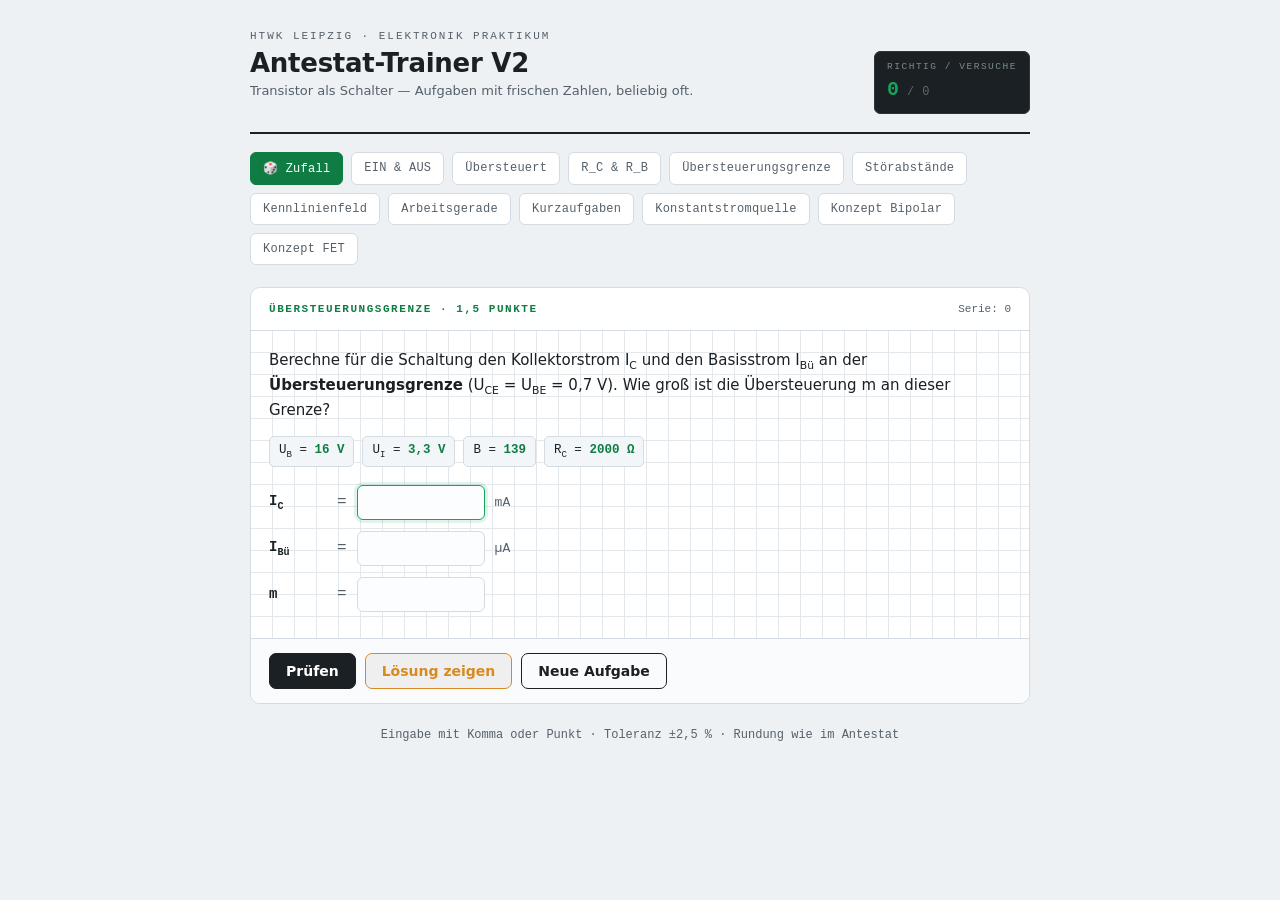
<file: trainer/antestat-v2-transistor-schalter.html>
<!DOCTYPE html>
<html lang="de">
<head>
<meta charset="UTF-8">
<meta name="viewport" content="width=device-width, initial-scale=1.0">
<title>Antestat-Trainer · V2 Transistor als Schalter</title>
<style>
  :root{
    --paper:#eef1f4;
    --panel:#ffffff;
    --ink:#1a2024;
    --ink-soft:#55606a;
    --line:#d4dbe2;
    --grid:#e3e8ed;
    --trace:#17a35b;
    --trace-dk:#0f7c44;
    --amber:#d98a1f;
    --amber-bg:#fcf3e2;
    --red:#d6453d;
    --red-bg:#fbeae9;
    --green-bg:#e6f6ee;
    --mono:'JetBrains Mono',ui-monospace,'SF Mono',Menlo,Consolas,'Liberation Mono',monospace;
    --sans:ui-sans-serif,system-ui,'Segoe UI',Roboto,Helvetica,Arial,sans-serif;
  }
  *{box-sizing:border-box}
  html,body{margin:0;padding:0}
  body{
    background:var(--paper);color:var(--ink);font-family:var(--sans);line-height:1.5;
    -webkit-font-smoothing:antialiased;padding:0 16px 64px;
  }
  .wrap{max-width:780px;margin:0 auto}

  header{
    display:flex;align-items:flex-end;justify-content:space-between;gap:16px;flex-wrap:wrap;
    padding:28px 0 18px;border-bottom:2px solid var(--ink);
  }
  .brand .eyebrow{font-family:var(--mono);font-size:11px;letter-spacing:.18em;text-transform:uppercase;color:var(--ink-soft);margin:0 0 4px}
  .brand h1{margin:0;font-size:26px;font-weight:800;letter-spacing:-.01em;line-height:1.1}
  .brand .sub{font-size:13px;color:var(--ink-soft);margin-top:4px}

  .readout{font-family:var(--mono);background:var(--ink);color:var(--trace);border-radius:7px;padding:9px 13px;min-width:132px;box-shadow:inset 0 0 0 1px #2c343b}
  .readout .rlabel{font-size:9.5px;letter-spacing:.16em;text-transform:uppercase;color:#7c8b86;display:block}
  .readout .rval{font-size:20px;font-weight:700;letter-spacing:.02em}
  .readout .rval small{font-size:12px;color:#5d6b66;font-weight:400}

  nav{display:flex;gap:8px;flex-wrap:wrap;margin:18px 0 22px}
  .cat{font-family:var(--mono);font-size:12px;letter-spacing:.02em;background:var(--panel);border:1px solid var(--line);color:var(--ink-soft);padding:8px 12px;border-radius:6px;cursor:pointer;transition:.12s}
  .cat:hover{border-color:var(--ink-soft);color:var(--ink)}
  .cat[aria-pressed="true"]{background:var(--ink);border-color:var(--ink);color:#fff}
  .cat.rng[aria-pressed="true"]{background:var(--trace-dk);border-color:var(--trace-dk)}

  .card{background:var(--panel);border:1px solid var(--line);border-radius:10px;padding:0;overflow:hidden}
  .card .head{display:flex;align-items:center;justify-content:space-between;gap:10px;padding:13px 18px;border-bottom:1px solid var(--line)}
  .card .head .tag{font-family:var(--mono);font-size:11px;letter-spacing:.14em;text-transform:uppercase;color:var(--trace-dk);font-weight:700}
  .card .head .pts{font-family:var(--mono);font-size:11px;color:var(--ink-soft)}
  .card .body{
    padding:18px;
    background-image:linear-gradient(var(--grid) 1px,transparent 1px),linear-gradient(90deg,var(--grid) 1px,transparent 1px);
    background-size:22px 22px;background-position:-1px -1px;
  }
  .prompt{font-size:15px;margin:0 0 14px}
  .prompt b{font-weight:700}

  .given{display:flex;flex-wrap:wrap;gap:6px 8px;margin:0 0 18px}
  .chip{font-family:var(--mono);font-size:12.5px;background:#f3f6f8;border:1px solid var(--line);border-radius:5px;padding:4px 9px;white-space:nowrap}
  .chip b{color:var(--trace-dk)}

  .fields{display:flex;flex-direction:column;gap:11px;margin-bottom:8px}
  .group{font-family:var(--mono);font-size:11px;letter-spacing:.14em;text-transform:uppercase;color:var(--ink-soft);margin:6px 0 -2px;font-weight:700}
  .field{display:flex;align-items:center;gap:10px;flex-wrap:wrap}
  .field label{font-family:var(--mono);font-size:14px;min-width:58px;font-weight:600}
  .field .eq{color:var(--ink-soft);font-family:var(--mono)}
  .cell{font-family:var(--mono);font-size:15px;width:128px;text-align:right;padding:8px 10px;border:1.5px solid var(--line);border-radius:6px;background:#fcfdfe;color:var(--ink);transition:.12s}
  .cell:focus{outline:none;border-color:var(--trace);box-shadow:0 0 0 3px rgba(23,163,91,.13)}
  .cell.ok{border-color:var(--trace);background:var(--green-bg)}
  .cell.bad{border-color:var(--red);background:var(--red-bg)}
  .unit{font-family:var(--mono);font-size:13px;color:var(--ink-soft);min-width:30px}
  .verdict{font-family:var(--mono);font-size:16px;width:20px;text-align:center}
  .verdict.ok{color:var(--trace-dk)}
  .verdict.bad{color:var(--red)}

  .choices{display:flex;flex-direction:column;gap:9px}
  .choice{display:flex;gap:11px;align-items:flex-start;padding:11px 13px;border:1.5px solid var(--line);border-radius:7px;background:#fcfdfe;cursor:pointer;transition:.12s;font-size:14.5px}
  .choice:hover{border-color:var(--ink-soft)}
  .choice[aria-pressed="true"]{border-color:var(--trace);background:var(--green-bg)}
  .choice .box{font-family:var(--mono);font-weight:700;color:var(--ink-soft);flex:0 0 auto;width:20px;height:20px;border:1.5px solid var(--line);border-radius:4px;display:grid;place-items:center;font-size:12px;margin-top:1px}
  .choice[aria-pressed="true"] .box{border-color:var(--trace-dk);color:var(--trace-dk)}
  .choice.reveal-ok{border-color:var(--trace);background:var(--green-bg)}
  .choice.reveal-bad{border-color:var(--red);background:var(--red-bg)}
  .hint{font-family:var(--mono);font-size:11.5px;color:var(--ink-soft);margin:-6px 0 12px}

  .canvas-wrap{display:flex;flex-direction:column;gap:12px;align-items:flex-start;margin-bottom:16px}
  canvas{border:1px solid var(--line);border-radius:8px;background:#fff;touch-action:none;max-width:100%}
  canvas.click{cursor:crosshair}
  .placetoggle{display:flex;gap:8px}
  .ptog{font-family:var(--mono);font-size:12px;padding:7px 11px;border-radius:6px;cursor:pointer;border:1.5px solid var(--line);background:#fff;color:var(--ink-soft)}
  .ptog[aria-pressed="true"]{border-color:var(--ink);color:var(--ink);font-weight:700}
  .ptog .dot{display:inline-block;width:9px;height:9px;border-radius:50%;margin-right:6px;vertical-align:middle}
  .ptog.ap .dot{background:var(--trace)}
  .ptog.sp .dot{background:var(--amber)}

  .actions{display:flex;gap:9px;flex-wrap:wrap;padding:14px 18px;border-top:1px solid var(--line);background:#fafbfc}
  button.act{font-family:var(--sans);font-size:14px;font-weight:600;cursor:pointer;border:1.5px solid var(--ink);border-radius:7px;padding:9px 16px;transition:.12s}
  .act.primary{background:var(--ink);color:#fff}
  .act.primary:hover{background:#000}
  .act.ghost{background:transparent;color:var(--ink)}
  .act.ghost:hover{background:#eef1f4}
  .act.amber{border-color:var(--amber);color:var(--amber)}
  .act.amber:hover{background:var(--amber-bg)}
  .act:disabled{opacity:.4;cursor:not-allowed}

  .solution{display:none;border-top:1px solid var(--line);padding:18px;background:#fbfcfd}
  .solution.show{display:block}
  .solution h3{margin:0 0 12px;font-family:var(--mono);font-size:12px;letter-spacing:.14em;text-transform:uppercase;color:var(--amber)}
  .steps{display:flex;flex-direction:column;gap:9px}
  .step{display:grid;grid-template-columns:1fr auto;gap:8px 14px;align-items:baseline;font-family:var(--mono);font-size:13.5px;padding-bottom:9px;border-bottom:1px dashed var(--line)}
  .step:last-child{border-bottom:none;padding-bottom:0}
  .step .res{font-weight:700;color:var(--trace-dk);white-space:nowrap;text-align:right}
  .note{margin-top:14px;font-size:13.5px;color:var(--ink-soft);font-family:var(--sans);border-left:3px solid var(--amber);padding:4px 0 4px 12px}
  .foot{margin-top:22px;font-size:12px;color:var(--ink-soft);font-family:var(--mono);text-align:center}
  sub{font-size:.72em}
  @media(max-width:560px){
    .brand h1{font-size:22px}
    .cell{width:110px}
    .step{grid-template-columns:1fr}
    .step .res{text-align:left}
  }
</style>
</head>
<body>
<div class="wrap">

  <header>
    <div class="brand">
      <p class="eyebrow">HTWK Leipzig · Elektronik Praktikum</p>
      <h1>Antestat-Trainer V2</h1>
      <p class="sub">Transistor als Schalter — Aufgaben mit frischen Zahlen, beliebig oft.</p>
    </div>
    <div class="readout">
      <span class="rlabel">Richtig / Versuche</span>
      <span class="rval" id="score">0<small> / 0</small></span>
    </div>
  </header>

  <nav id="nav"></nav>

  <div class="card">
    <div class="head">
      <span class="tag" id="cardTag">—</span>
      <span class="pts" id="cardStreak">Serie: 0</span>
    </div>
    <div class="body" id="cardBody"></div>
    <div class="actions">
      <button class="act primary" id="btnCheck">Prüfen</button>
      <button class="act amber" id="btnSolve">Lösung zeigen</button>
      <button class="act ghost" id="btnNext">Neue Aufgabe</button>
    </div>
    <div class="solution" id="solution"></div>
  </div>

  <p class="foot">Eingabe mit Komma oder Punkt · Toleranz ±2,5 % · Rundung wie im Antestat</p>
</div>

<script>
/* ============================================================
   Hilfsfunktionen
   ============================================================ */
const $  = s => document.querySelector(s);
const el = (t,c,html)=>{const e=document.createElement(t); if(c)e.className=c; if(html!=null)e.innerHTML=html; return e;};
const rint = (a,b)=>Math.floor(Math.random()*(b-a+1))+a;
const pick = arr=>arr[Math.floor(Math.random()*arr.length)];
const deci = (a,b)=>rint(a*10,b*10)/10;
const fmtDE = (x,d=2)=>x.toLocaleString('de-DE',{minimumFractionDigits:d,maximumFractionDigits:d});
const parseNum = s => parseFloat(String(s).trim().replace(/\s/g,'').replace(',','.'));
function check(user,target,absFloor){
  if(!isFinite(user)) return false;
  if(Math.abs(user-target)<=absFloor) return true;
  if(target===0) return false;
  return Math.abs(user-target)/Math.abs(target)<=0.025;
}
function shuffle(a){a=a.slice();for(let i=a.length-1;i>0;i--){const j=Math.floor(Math.random()*(i+1));[a[i],a[j]]=[a[j],a[i]];}return a;}
const UBEF = 0.7;

/* ============================================================
   Rechenaufgaben
   ============================================================ */

// 1) Schalter dimensionieren, EIN und AUS (m = 1)
function genEinAus(){
  const UB  = rint(9,15);
  const RC  = rint(6,20)*100;          // 600..2000 Ω
  const B   = rint(100,250);
  const UCES= pick([0.1,0.2,0.3]);     // Distraktor bei m = 1
  const UEon = 5;
  const UEoff= pick([-5,-5,-3,0]);
  const IC  = (UB-UBEF)/RC*1000;       // mA
  const IB  = IC/B*1000;               // µA
  const RB  = (UEon-UBEF)/IB*1000;     // kΩ
  const ICv=(UB-UCES)/RC*1000, IBv=ICv/B*1000, RBv=(UEon-UBEF)/IBv*1000;  // Vorlesungsvariante: I_C mit U_CEmin
  return {
    tag:'Schalter · EIN & AUS', pts:'4,5 Punkte',
    prompt:`Für den Transistorschalter ist der <b>Basisvorwiderstand R<sub>B</sub></b> zu dimensionieren. Berechne Ströme und Spannungen im Zustand <b>EIN</b> und <b>AUS</b>. Der Transistor wird nicht übersteuert (m = 1). U<sub>E</sub> beträgt eingeschaltet ${UEon} V und ausgeschaltet ${fmtDE(UEoff,0)} V. Tipp: Beginne mit I<sub>C</sub> im EIN-Zustand.`,
    given:[['U_B',UB+' V'],['R_C',RC+' Ω'],['U_BEF',fmtDE(UBEF,1)+' V'],['U_CES',fmtDE(UCES,1)+' V'],['B',''+B],['m','1'],['U_E,ein',UEon+' V'],['U_E,aus',fmtDE(UEoff,0)+' V']],
    fields:[
      {group:'Dimensionierung'},
      {key:'RB',  label:'R<sub>B</sub>',  unit:'kΩ', target:RB, alt:RBv, abs:0.3,  dec:2},
      {group:'EIN'},
      {key:'IBe', label:'I<sub>B</sub>',  unit:'µA', target:IB, alt:IBv, abs:0.3,  dec:2},
      {key:'ICe', label:'I<sub>C</sub>',  unit:'mA', target:IC, alt:ICv, abs:0.05, dec:2},
      {key:'UBEe',label:'U<sub>BE</sub>', unit:'V',  target:UBEF,abs:0.02,dec:1},
      {key:'UCEe',label:'U<sub>CE</sub>', unit:'V',  target:UBEF,abs:0.02,dec:1},
      {group:'AUS'},
      {key:'IBa', label:'I<sub>B</sub>',  unit:'µA', target:0,  abs:0.01, dec:0},
      {key:'ICa', label:'I<sub>C</sub>',  unit:'mA', target:0,  abs:0.01, dec:0},
      {key:'UBEa',label:'U<sub>BE</sub>', unit:'V',  target:UEoff,abs:0.02,dec:0},
      {key:'UCEa',label:'U<sub>CE</sub>', unit:'V',  target:UB, abs:0.02, dec:0},
    ],
    solve:()=>[
      {lhs:`m = 1 → Übersteuerungsgrenze: U_CE = U_BE = ${fmtDE(UBEF,1)} V (U_CES spielt keine Rolle)`, res:''},
      {lhs:`I_C = (U_B − U_CE) / R_C = ${fmtDE(UB-UBEF,1)} V / ${RC} Ω`, res:fmtDE(IC,2)+' mA'},
      {lhs:`I_B = m · I_C / B = ${fmtDE(IC,2)} mA / ${B}`,               res:fmtDE(IB,2)+' µA'},
      {lhs:`R_B = (U_E,ein − U_BE) / I_B = ${fmtDE(UEon-UBEF,1)} V / ${fmtDE(IB,2)} µA`, res:fmtDE(RB,2)+' kΩ'},
      {lhs:`AUS: U_E ≤ U_BEF → kein Basisstrom → kein Kollektorstrom`,   res:'I_B = I_C = 0'},
      {lhs:`AUS: ohne I_B fällt an R_B nichts ab → U_BE = U_E`,           res:fmtDE(UEoff,0)+' V'},
      {lhs:`AUS: ohne I_C fällt an R_C nichts ab → U_CE = U_B`,           res:UB+' V'},
    ],
    note:'Bei m = 1 sitzt der Transistor genau an der Übersteuerungsgrenze (U_BC = 0), also gilt U_CE = U_BE = 0,7 V. So rechnet auch OPAL. Die Vorlesung setzt für I_C vereinfacht U_CEmin = U_CES ein. Der Trainer akzeptiert beide Ergebnisse, schreib in der Prüfung aber dazu, welche Annahme du triffst.'
  };
}

// 2) Übersteuerter Schalter (m > 1)
function genUebersteuert(){
  const UB  = rint(9,15);
  const RC  = rint(6,20)*100;
  const B   = rint(100,250);
  const UCES= pick([0.1,0.2,0.3]);
  const m   = pick([1.5,2,2.5,3,4]);
  const UE  = 5;
  const IC  = (UB-UCES)/RC*1000;       // mA
  const IBu = IC/B*1000;               // µA
  const IB  = m*IBu;                   // µA
  const RB  = (UE-UBEF)/IB*1000;       // kΩ
  const ICo=(UB-0.45)/RC*1000, IBuo=ICo/B*1000, IBo=m*IBuo, RBo=(UE-UBEF)/IBo*1000;   // OPAL rechnet mit 0,45 V
  return {
    tag:'Schalter · übersteuert', pts:'2,5 Punkte',
    prompt:`Der Transistorschalter soll im EIN-Zustand mit dem <b>Übersteuerungsfaktor m = ${fmtDE(m,1)}</b> betrieben werden. Berechne I<sub>C</sub>, I<sub>Bü</sub>, I<sub>B</sub>, R<sub>B</sub> und U<sub>CE</sub>. U<sub>E</sub> beträgt im eingeschalteten Zustand ${UE} V.`,
    given:[['U_B',UB+' V'],['R_C',RC+' Ω'],['U_BEF',fmtDE(UBEF,1)+' V'],['U_CES',fmtDE(UCES,1)+' V'],['B',''+B],['m',fmtDE(m,1)]],
    fields:[
      {key:'IC', label:'I<sub>C</sub>',  unit:'mA', target:IC, alt:ICo, abs:0.05,dec:2},
      {key:'IBu',label:'I<sub>Bü</sub>', unit:'µA', target:IBu,alt:IBuo,abs:0.3, dec:2},
      {key:'IB', label:'I<sub>B</sub>',  unit:'µA', target:IB, alt:IBo, abs:0.5, dec:2},
      {key:'RB', label:'R<sub>B</sub>',  unit:'kΩ', target:RB, alt:RBo, abs:0.2, dec:2},
      {key:'UCE',label:'U<sub>CE</sub>', unit:'V',  target:UCES,abs:0.02,dec:1},
    ],
    solve:()=>[
      {lhs:`m > 1 → Sättigung: U_CE = U_CES`,                              res:fmtDE(UCES,1)+' V'},
      {lhs:`I_C = (U_B − U_CES) / R_C = ${fmtDE(UB-UCES,1)} V / ${RC} Ω`,  res:fmtDE(IC,2)+' mA'},
      {lhs:`I_Bü = I_C / B = ${fmtDE(IC,2)} mA / ${B}`,                    res:fmtDE(IBu,2)+' µA'},
      {lhs:`I_B = m · I_Bü = ${fmtDE(m,1)} · ${fmtDE(IBu,2)} µA`,          res:fmtDE(IB,2)+' µA'},
      {lhs:`R_B = (U_E − U_BE) / I_B = ${fmtDE(UE-UBEF,1)} V / ${fmtDE(IB,2)} µA`, res:fmtDE(RB,2)+' kΩ'},
    ],
    note:'OPAL-Eigenheit: Der Vorbereitungstest rechnet hier intern mit U_CE = 0,45 V statt U_CES. Der Trainer akzeptiert beide Ergebnisse, im OPAL-Test gilt die 0,45-V-Variante. Übersteuern heißt: mehr Basisstrom als nötig. I_C wird dadurch nicht größer, er ist durch R_C begrenzt. Der Transistor geht nur tiefer in die Sättigung, U_CE sinkt auf U_CES.'
  };
}

// 3) Übersteuerungsgrenze
function genGrenze(){
  const UB = rint(10,16);
  const UI = pick([5,5,3.3]);
  const B  = rint(100,250);
  const RC = rint(8,25)*100;
  const IC = (UB-UBEF)/RC*1000;
  const IBu= IC/B*1000;
  return {
    tag:'Übersteuerungsgrenze', pts:'1,5 Punkte',
    prompt:`Berechne für die Schaltung den Kollektorstrom I<sub>C</sub> und den Basisstrom I<sub>Bü</sub> an der <b>Übersteuerungsgrenze</b> (U<sub>CE</sub> = U<sub>BE</sub> = 0,7 V). Wie groß ist die Übersteuerung m an dieser Grenze?`,
    given:[['U_B',UB+' V'],['U_I',fmtDE(UI,1)+' V'],['B',''+B],['R_C',RC+' Ω']],
    fields:[
      {key:'IC', label:'I<sub>C</sub>',  unit:'mA', target:IC, abs:0.05,dec:2},
      {key:'IBu',label:'I<sub>Bü</sub>', unit:'µA', target:IBu,abs:0.3, dec:2},
      {key:'m',  label:'m',              unit:'',   target:1,  abs:0.01,dec:0},
    ],
    solve:()=>[
      {lhs:`I_C = (U_B − U_CE) / R_C = ${fmtDE(UB-UBEF,1)} V / ${RC} Ω`, res:fmtDE(IC,2)+' mA'},
      {lhs:`I_Bü = I_C / B = ${fmtDE(IC,2)} mA / ${B}`,                  res:fmtDE(IBu,2)+' µA'},
      {lhs:`An der Grenze gilt I_B = I_Bü`,                               res:'m = 1'},
    ],
    note:'U_I ist hier ein Ablenker. Für I_C und I_Bü brauchst du nur den Kollektorkreis und B. U_I bräuchtest du erst für R_B.'
  };
}

// 4) FET-Konstantstromquelle (Kennlinie ablesen)
function genKonstant(){
  const IDSS = deci(4.0,6.0);
  const Up   = -3;
  const levels=[0,-0.5,-1,-1.5,-2,-2.5];
  const plateau = u => IDSS*Math.pow(1-u/Up,2);
  const lvl = pick([-0.5,-1,-1.5,-2]);
  const IL  = Math.round(plateau(lvl)*10)/10;     // mA, so wie auf der Kennlinie
  const RS  = Math.abs(lvl)/IL*1000;               // Ω
  return {
    tag:'Konstantstromquelle · JFET', pts:'1 Punkt',
    prompt:`Berechne mit der Ausgangskennlinie den Widerstand <b>R<sub>S</sub></b> für die Konstantstromquelle so, dass sich ein Laststrom <b>I<sub>L</sub> = ${fmtDE(IL,1)} mA</b> ergibt. Die Betriebsspannung beträgt 12 V.`,
    given:[['I_L',fmtDE(IL,1)+' mA'],['U_B','12 V']],
    figure:cv=>drawFET(cv,{IDSS,Up,levels,plateau,mark:null}),
    figureReveal:cv=>drawFET(cv,{IDSS,Up,levels,plateau,mark:lvl}),
    fields:[{key:'RS',label:'R<sub>S</sub>',unit:'Ω',target:RS,abs:5,dec:1}],
    solve:()=>[
      {lhs:`Kennlinie bei I_D = I_L = ${fmtDE(IL,1)} mA ablesen`,               res:`U_GS = ${fmtDE(lvl,1)} V`},
      {lhs:`U_RS = −U_GS`,                                                     res:fmtDE(-lvl,1)+' V'},
      {lhs:`R_S = U_RS / I_D = ${fmtDE(-lvl,1)} V / ${fmtDE(IL,1)} mA`,         res:fmtDE(RS,1)+' Ω'},
    ],
    note:'Die 12 V Betriebsspannung sind ein Ablenker. Sie müssen nur reichen, damit der JFET im waagerechten Teil der Kennlinie bleibt.'
  };
}
function drawFET(cv,o){
  const ctx=cv.getContext('2d');
  const W=cv.width,H=cv.height, x0=54,y0=H-42,x1=W-96,y1=22;
  const uMax=14, iMax=Math.ceil((o.IDSS+0.4)*2)/2;
  const X=u=>x0+u/uMax*(x1-x0), Y=i=>y0-i/iMax*(y0-y1);
  ctx.clearRect(0,0,W,H);
  ctx.strokeStyle='#eef1f4';ctx.lineWidth=1;
  for(let i=0;i<=iMax+1e-9;i+=0.5){ctx.beginPath();ctx.moveTo(x0,Y(i));ctx.lineTo(x1,Y(i));ctx.stroke();}
  for(let u=0;u<=uMax;u+=2){ctx.beginPath();ctx.moveTo(X(u),y0);ctx.lineTo(X(u),y1);ctx.stroke();}
  o.levels.forEach(l=>{
    const P=o.plateau(l), usat=Math.max(l-o.Up,0.3);
    const hi = o.mark===l;
    ctx.strokeStyle=hi?'#17a35b':'#9aa6b0'; ctx.lineWidth=hi?2.6:1.6;
    ctx.beginPath();
    for(let u=0;u<=uMax;u+=0.1){
      const i=P*Math.tanh(u/(0.55*usat))*(1+0.004*u);
      const px=X(u),py=Y(i); u===0?ctx.moveTo(px,py):ctx.lineTo(px,py);
    }
    ctx.stroke();
    ctx.fillStyle=hi?'#0f7c44':'#55606a';ctx.font='11.5px ui-monospace,monospace';
    ctx.fillText(`U_GS=${fmtDE(l,1)} V`,x1+6,Y(P*(1+0.004*uMax))+4);
  });
  ctx.strokeStyle='#1a2024';ctx.lineWidth=2;
  ctx.beginPath();ctx.moveTo(x0,y1-6);ctx.lineTo(x0,y0);ctx.lineTo(x1+6,y0);ctx.stroke();
  ctx.fillStyle='#55606a';ctx.font='12px ui-monospace,monospace';
  ctx.fillText('I_D / mA',8,y1+2);
  ctx.fillText('U_DS / V',x1-50,y0+30);
  for(let u=2;u<=uMax;u+=2)ctx.fillText(u,X(u)-6,y0+16);
  for(let i=0.5;i<=iMax+1e-9;i+=0.5)ctx.fillText(fmtDE(i,1),x0-34,Y(i)+4);
}

/* ============================================================
   Kennlinienfeld: EIN- und AUS-Arbeitspunkt anklicken
   ============================================================ */
function genKennlinie(){
  const UB = rint(8,12);
  const B  = 200;
  const IB = pick([25,50,75,100]);    // µA
  const IC = B*IB/1000;               // mA
  return {
    tag:'Kennlinienfeld · EIN & AUS', pts:'1 Punkt', type:'canvas',
    prompt:`Markiere im Ausgangskennlinienfeld die Lage des Arbeitspunktes im <b>EIN-geschalteten Zustand</b> und im <b>Sperrzustand (AUS)</b>. Vorgaben: I<sub>Bü</sub> = I<sub>B</sub> = ${IB} µA, U<sub>CE</sub> = U<sub>BE</sub> = 0,7 V, U<sub>B</sub> = ${UB} V.<br><i>Nicht rechnen, sondern im Kennlinienfeld ablesen.</i>`,
    given:[['I_B',IB+' µA'],['U_CE,ein','0,7 V'],['U_B',UB+' V']],
    target:{ein:{uce:0.7,ic:IC}, aus:{uce:UB,ic:0}, ubMax:12, icMax:22, B},
    note:'Hier wird nichts gerechnet. I_B wählt nur die Kennlinie aus (B steckt schon im Kennlinienfeld). EIN: auf dieser Kennlinie ganz nach links bis zum Knick bei U_CE ≈ 0,7 V und I_C dort ablesen. AUS: I_C = 0, die ganze Spannung liegt am Transistor, also U_CE = U_B auf der U_CE-Achse.'
  };
}
function kGeom(cv){return {x0:54,y0:cv.height-42,x1:cv.width-70,y1:22};}
function toPx(cv,t,uce,ic){const g=kGeom(cv);return {px:g.x0+(uce/t.ubMax)*(g.x1-g.x0), py:g.y0-(ic/t.icMax)*(g.y0-g.y1)};}
function fromPx(cv,t,px,py){const g=kGeom(cv);return {uce:(px-g.x0)/(g.x1-g.x0)*t.ubMax, ic:(g.y0-py)/(g.y0-g.y1)*t.icMax};}
function drawKfeld(cv,q,reveal){
  const ctx=cv.getContext('2d'), g=kGeom(cv), t=q.target;
  ctx.clearRect(0,0,cv.width,cv.height);
  ctx.strokeStyle='#eef1f4';ctx.lineWidth=1;
  for(let v=0;v<=t.ubMax;v+=1){const p=toPx(cv,t,v,0);ctx.beginPath();ctx.moveTo(p.px,g.y0);ctx.lineTo(p.px,g.y1);ctx.stroke();}
  for(let a=0;a<=t.icMax;a+=5){const p=toPx(cv,t,0,a);ctx.beginPath();ctx.moveTo(g.x0,p.py);ctx.lineTo(g.x1,p.py);ctx.stroke();}
  ctx.font='11.5px ui-monospace,monospace';
  for(let ib=12.5;ib<=100;ib+=12.5){
    const icSat=t.B*ib/1000, main=ib%25===0;
    ctx.strokeStyle=main?'#7d8a95':'#b8c1c9';ctx.lineWidth=main?1.8:1.2;
    ctx.beginPath();
    for(let u=0;u<=t.ubMax;u+=0.1){
      const ic=icSat*(1-Math.exp(-u/0.22))*(1+0.006*u);
      const p=toPx(cv,t,u,ic); u===0?ctx.moveTo(p.px,p.py):ctx.lineTo(p.px,p.py);
    }
    ctx.stroke();
    if(main){const p=toPx(cv,t,t.ubMax,icSat*(1+0.006*t.ubMax));ctx.fillStyle='#55606a';ctx.fillText(ib+' µA',p.px+6,p.py+4);}
  }
  ctx.strokeStyle='#1a2024';ctx.lineWidth=2;
  ctx.beginPath();ctx.moveTo(g.x0,g.y1-6);ctx.lineTo(g.x0,g.y0);ctx.lineTo(g.x1+6,g.y0);ctx.stroke();
  ctx.fillStyle='#55606a';ctx.font='12px ui-monospace,monospace';
  ctx.fillText('I_C / mA',8,g.y1+2);
  ctx.fillText('U_CE / V',g.x1-46,g.y0+30);
  for(let v=2;v<=t.ubMax;v+=2){const p=toPx(cv,t,v,0);ctx.fillText(v,p.px-4,g.y0+16);}
  for(let a=5;a<=t.icMax;a+=5){const p=toPx(cv,t,0,a);ctx.fillText(a,g.x0-28,p.py+4);}
  if(reveal){
    const e=toPx(cv,t,t.ein.uce,t.ein.ic), a=toPx(cv,t,t.aus.uce,0);
    ctx.lineWidth=2;
    ctx.strokeStyle='#17a35b';ctx.beginPath();ctx.arc(e.px,e.py,15,0,7);ctx.stroke();
    ctx.strokeStyle='#d98a1f';ctx.beginPath();ctx.arc(a.px,a.py,15,0,7);ctx.stroke();
  }
  const mark=(c,col)=>{if(!c)return;ctx.fillStyle=col;ctx.beginPath();ctx.arc(c.x,c.y,6,0,7);ctx.fill();ctx.strokeStyle='#fff';ctx.lineWidth=2;ctx.stroke();};
  mark(state.clicks.ap,'#17a35b');
  mark(state.clicks.sp,'#d98a1f');
}

/* ============================================================
   Konzeptfragen
   ============================================================ */
function mc(tag,pts,prompt,opts,multi,note){
  return {tag,pts,type:'mc',multi:!!multi,prompt,choices:shuffle(opts),note};
}
const S = s => s.replace(/_([A-Za-zü,]+)/g,'<sub>$1</sub>');   // U_BE → U<sub>BE</sub>

// --- Bipolartransistor als Schalter ---
const BJT = [
  ()=>mc('Konzept · Relais vs. Transistor','1 Punkt',
    'Wodurch unterscheidet sich ein Transistor als Schalter von einem mechanischen Schalter (Relais)?',
    [{t:'Schaltet schneller',ok:true},{t:'Empfindlich gegenüber Spannungsspitzen',ok:true},{t:'Keine galvanische Trennung',ok:true},
     {t:'Schaltet langsamer',ok:false},{t:'Unempfindlich gegenüber Spannungsspitzen',ok:false}],true,
    'Kein mechanischer Kontakt → schnell und verschleißfrei. Dafür hängen Steuer- und Laststromkreis elektrisch zusammen, und Überspannungen zerstören die Sperrschicht.'),
  ()=>mc('Konzept · Warum Bipolar als Schalter','2 Punkte',
    'Warum ist ein Bipolartransistor gut als elektronischer Schalter geeignet?',
    [{t:'Wegen seines kleinen Steuerstromes',ok:true},{t:'Wegen seines geringen Sperrstromes',ok:true},{t:'Wegen seines großen Steuerstromes',ok:false}],true,
    'Ein kleiner Basisstrom schaltet einen großen Kollektorstrom (Faktor B). Im AUS-Zustand fließt praktisch nichts, weil der Sperrstrom sehr klein ist.'),
  ()=>{const aus=Math.random()<.5; return mc(`Konzept · Kriterien ${aus?'AUS':'EIN'}`,'1 Punkt',
    `Welche Kriterien gehören zum <b>${aus?'Sperrzustand (AUS)':'leitenden Zustand (EIN)'}</b>?`,
    [{t:S('I_B = 0'),ok:aus},{t:S('I_B ≠ 0'),ok:!aus},{t:S('U_BE < U_BEF'),ok:aus},{t:S('U_BE = 0,7 V'),ok:!aus},
     {t:S('I_C = 0'),ok:aus},{t:S('I_C ≠ 0'),ok:!aus},{t:S('U_CE < U_BEF'),ok:!aus}],true,
    'AUS: U_BE unter der Schwellspannung U_BEF → kein I_B → kein I_C. EIN: U_BE ≈ 0,7 V, es fließt I_B und I_C, und U_CE sinkt unter U_BEF (bis U_CES).');},
  ()=>{const ue=Math.random()<.5; return mc(`Konzept · ${ue?'übersteuert':'sperrt'}`,'0,5 Punkte',
    `Welche Spannungsbedingung muss am Transistor erfüllt sein, damit er <b>${ue?'übersteuert':'sperrt'}</b>?`,
    [{t:S('U_BE > U_CE'),ok:ue},{t:S('U_BE < U_CE'),ok:!ue},{t:S('U_BE = U_CE'),ok:false}],false,
    'Übersteuert: U_CE fällt unter U_BE (z. B. 0,1 V < 0,7 V), die Kollektor-Basis-Diode wird leitend. Gesperrt: U_BE ist klein bzw. negativ, U_CE ≈ U_B, also U_BE < U_CE.');},
  ()=>{
    const D=[
      ['I_C','= I_Bü · B'],['I_E','= I_C + I_B'],['I_B','= m · I_Bü'],
      ['B','= I_C / I_B, die Stromverstärkung'],['m','ist der Übersteuerungsfaktor'],
      ['I_Bü','ist der Basisstrom an der Übersteuerungsgrenze (m = 1)']];
    const d=pick(D);
    return mc('Konzept · Formeln & Definitionen','0,5 Punkte',
      `Welche Berechnungsvorschrift bzw. Definition gehört zu <b>${S(d[0])}</b>?`,
      D.map(x=>({t:S(x[1]),ok:x===d})),false,
      'Kette merken: I_Bü = I_C / B an der Grenze, dann I_B = m · I_Bü. Mit m > 1 fließt mehr Basisstrom als nötig.');
  },
  ()=>mc('Konzept · Kennlinienfeld','0,5 Punkte',
    'In welchem Quadranten des Vierquadranten-Kennlinienfeldes liegt die <b>Stromübertragungskennlinie</b> I<sub>C</sub> = f(I<sub>B</sub>)?',
    [{t:'Quadrant II (links oben, I_C über I_B)'.replace(/_([A-Z]+)/g,'<sub>$1</sub>'),ok:true},
     {t:'Quadrant I (rechts oben, Ausgangskennlinien)',ok:false},
     {t:'Quadrant III (links unten, Eingangskennlinie)',ok:false},
     {t:'Quadrant IV (rechts unten, Rückwirkung)',ok:false}],false,
    'I: Ausgangskennlinien I_C(U_CE). II: Stromübertragung I_C(I_B), eine Gerade mit Steigung B. III: Eingangskennlinie I_B(U_BE). IV: Spannungsrückwirkung U_BE(U_CE).'),
];

BJT.push(()=>mc('Konzept · Widerstandskennlinie R_C','2 Punkte',
  'Aus welchen beiden Kriterien ergibt sich die Widerstandskennlinie (Arbeitsgerade) des Kollektorwiderstandes R<sub>C</sub> im Ausgangskennlinienfeld?',
  [{t:'Leerlauffall: Es fließt kein Strom durch den Transistor, die gesamte Betriebsspannung fällt über der Kollektor-Emitter-Strecke ab.',ok:true},
   {t:'Kurzschlussfall: Über der Kollektor-Emitter-Strecke fällt keine Spannung ab.',ok:true},
   {t:S('Arbeitspunkt liegt auf dem Mittelwert der Betriebsspannung: U_CE = U_B/2'),ok:false},
   {t:S('Die Eingangsspannung hat den negativen Wert der Betriebsspannung: U_E = −U_B'),ok:false}],true,
  'Leerlauf: I_C = 0, U_CE = U_B (Punkt auf der U_CE-Achse). Kurzschluss: U_CE = 0, I_C = U_B/R_C (Punkt auf der I_C-Achse). Die Verbindung ist die Arbeitsgerade. U_B/2 ist der Verstärker-Arbeitspunkt aus V1, nicht der Schalter.'));

// --- Feldeffekttransistor ---
const FET = [
  ()=>mc('Konzept · falsche FET-Aussagen','2 Punkte',
    'Welche Aussagen über die FET-Typen sind <b>falsch</b>?',
    [{t:'Beim MOSFET ist das Gate gegenüber dem Kanal durch ein Dielektrikum isoliert.',ok:false},
     {t:'Beim SFET fließt wie bei Bipolar-Transistoren ein Gate-Strom.',ok:true},
     {t:'Sowohl SFETs als auch MOSFETs gibt es als n- und als p-Kanal-Typen.',ok:false},
     {t:'Beim MOSFET ist das Gate gegenüber dem Kanal durch einen gesperrten pn-Übergang isoliert.',ok:true}],true,
    'Achtung, gefragt sind die FALSCHEN Aussagen. MOSFET: Isolation durch Oxid (Dielektrikum). SFET (Sperrschicht-FET): Isolation durch einen gesperrten pn-Übergang, deshalb fließt praktisch kein Gate-Strom.'),
  ()=>{
    const T=[
      ['n-Kanal-Anreicherungstyp','U_t > 0: Bis U_GS = U_t fließt kein Strom, danach steigt I_D mit größerem U_GS.'],
      ['n-Kanal-Verarmungstyp','U_t < 0: Bei U_GS = 0 fließt schon Strom; I_D steigt weiter, auch für U_GS > 0.'],
      ['p-Kanal-Anreicherungstyp','U_t < 0: Bis U_GS = U_t fließt kein Strom, danach steigt |I_D|, je negativer U_GS wird.'],
      ['p-Kanal-Verarmungstyp','U_t > 0: Bei U_GS = 0 fließt schon Strom; |I_D| steigt, je negativer U_GS wird.'],
      ['n-Kanal-SFET','U_t < 0: Größter Strom bei U_GS = 0, nur für U_GS ≤ 0 nutzbar (sonst leitet die Gate-Diode).']];
    const k=pick(T);
    return mc('Konzept · Transferkennlinie','0,5 Punkte',
      `Welche Transferkennlinie I<sub>D</sub>(U<sub>GS</sub>) gehört zum <b>${k[0]}</b>?`,
      T.map(x=>({t:S(x[1]),ok:x===k})),false,
      'Anreicherung: Kurve beginnt erst bei U_t, bei U_GS = 0 kein Strom. Verarmung: Kurve schneidet die I_D-Achse, bei U_GS = 0 fließt schon Strom. n-Kanal: Kurve steigt nach rechts. p-Kanal: gespiegelt, steigt nach links. SFET: wie Verarmung, endet aber bei U_GS = 0 (im Bild: Verarmung mit gestrichelter Fortsetzung = MOSFET, ohne = SFET).');
  },
  ()=>{const durch=Math.random()<.5; return mc('Konzept · MOSFET-Symbol','0,5 Punkte',
    `Welche Bedeutung hat im Schaltsymbol eine <b>${durch?'durchgezogene':'gestrichelte'}</b> Verbindungslinie zwischen Source und Drain?`,
    [{t:'Es handelt sich um einen Verarmungstyp.',ok:durch},{t:'Es handelt sich um einen Anreicherungstyp.',ok:!durch},
     {t:'Es handelt sich um einen n-Kanal-Typ.',ok:false},{t:'Es handelt sich um einen p-Kanal-Typ.',ok:false}],false,
    'Durchgezogen = Kanal ist schon da → selbstleitend (Verarmung). Gestrichelt = Kanal muss erst erzeugt werden → selbstsperrend (Anreicherung). n/p erkennt man am Pfeil am Bulk.');},
  ()=>{
    const K=[['Formelzeichen für die Steilheit','g_m'],['Formel für die Steilheit','dI_D / dU_GS'],
             ['Formelzeichen für den Ausgangsleitwert','g_d'],['Formel für den Ausgangsleitwert','dI_D / dU_DS']];
    const extra=['g_l','dU_DS / dI_D','dU_GS / dI_D'];
    const k=pick(K);
    return mc('Konzept · FET-Kenngrößen','0,5 Punkte',`Was ist das bzw. die richtige <b>${k[0]}</b>?`,
      [...K.map(x=>({t:S(x[1]),ok:x===k})),...extra.map(e=>({t:S(e),ok:false}))],false,
      'Steilheit g_m = dI_D/dU_GS: wie stark das Gate den Strom steuert. Ausgangsleitwert g_d = dI_D/dU_DS: Neigung der Ausgangskennlinie. dU_DS/dI_D wäre der Ausgangswiderstand r_d.');
  },
  ()=>{
    const P=[['Annähernd leistungsloses Schalten bei niedrigen Frequenzen','F'],['Bezeichnung der Kontakte mit Basis, Emitter, Kollektor','B'],
             ['Sehr hoher Eingangswiderstand bei niedrigen Frequenzen','F'],['Stromgesteuert','B'],
             ['Ausgangsstrom fließt sowohl durch n- als auch durch p-dotierte Bereiche','B'],['Spannungsgesteuert','F'],
             ['Bezeichnung der Kontakte mit Gate, Source, Drain','F']];
    const f=Math.random()<.5;
    return mc('Konzept · FET vs. Bipolar','1 Punkt',
      `Welche Eigenschaften gehören zum <b>${f?'Feldeffekt-Transistor':'Bipolar-Transistor'}</b>?`,
      P.map(p=>({t:p[0],ok:(p[1]==='F')===f})),true,
      'FET: spannungsgesteuert, das isolierte Gate zieht fast keinen Strom → sehr hoher Eingangswiderstand, nahezu leistungslos. Bipolar: stromgesteuert, der Strom läuft durch n- und p-Schichten (npn/pnp).');
  },
  ()=>mc('Konzept · Bulk-Pfeil','0,5 Punkte',
    'Worauf weist der Pfeil am Bulk-Anschluss im MOSFET-Schaltsymbol hin?',
    [{t:'Auf einen n- bzw. p-Kanal-MOSFET',ok:true},{t:'Auf Verarmungs- bzw. Anreicherungstyp',ok:false},
     {t:'Auf die technische Stromrichtung im Kanal',ok:false},{t:'Auf die Lage der Gate-Isolation',ok:false}],false,
    'Pfeil zeigt die Kanalart (n oder p). Ob Verarmung oder Anreicherung, sagt allein die Linie zwischen Source und Drain.'),
];


// 6) Dimensionierung R_C und R_B bei vorgegebenem I_C und m (OPAL Aufgabe 7)
function genDimRC(){
  const UB=rint(10,16), UI=pick([2.5,3.3,5]), B=rint(120,220), UCES=pick([0.1,0.2,0.3]), m=pick([2,3,4,5]);
  const IC=rint(500,1500)/100;
  const RC=(UB-UCES)/IC*1000, RCo=(UB-0.45)/IC*1000;
  const IB=m*IC/B*1000, RB=(UI-UBEF)/IB*1000;
  return {
    tag:'Dimensionierung R_C & R_B', pts:'3 Punkte',
    prompt:`Gegeben ist ein Transistorschalter mit U<sub>B</sub> = ${UB} V, den Eingangsspannungen U<sub>I,ein</sub> = ${fmtDE(UI,1)} V und U<sub>I,aus</sub> = 0 V. Wie groß müssen <b>R<sub>B</sub></b> und <b>R<sub>C</sub></b> sein, damit im EIN-Zustand I<sub>C</sub> = ${fmtDE(IC,2)} mA fließt und der Übersteuerungsgrad m = ${m} beträgt?`,
    given:[['U_B',UB+' V'],['U_I,ein',fmtDE(UI,1)+' V'],['U_BE',fmtDE(UBEF,1)+' V'],['U_CES',fmtDE(UCES,1)+' V'],['B',''+B],['I_C',fmtDE(IC,2)+' mA'],['m',''+m]],
    fields:[
      {key:'RC',label:'R<sub>C</sub>',unit:'Ω', target:RC,alt:RCo,abs:3,dec:1},
      {key:'IB',label:'I<sub>B</sub>',unit:'µA',target:IB,abs:0.5,dec:2},
      {key:'RB',label:'R<sub>B</sub>',unit:'kΩ',target:RB,abs:0.1,dec:2},
    ],
    solve:()=>[
      {lhs:`m > 1 → U_CE = U_CES: R_C = (U_B − U_CES) / I_C = ${fmtDE(UB-UCES,1)} V / ${fmtDE(IC,2)} mA`, res:fmtDE(RC,1)+' Ω'},
      {lhs:`(OPAL rechnet mit U_CE = 0,45 V: R_C = ${fmtDE(UB-0.45,2)} V / ${fmtDE(IC,2)} mA)`, res:fmtDE(RCo,1)+' Ω'},
      {lhs:`I_B = m · I_C / B = ${m} · ${fmtDE(IC,2)} mA / ${B}`, res:fmtDE(IB,2)+' µA'},
      {lhs:`R_B = (U_I,ein − U_BE) / I_B = ${fmtDE(UI-UBEF,1)} V / ${fmtDE(IB,2)} µA`, res:fmtDE(RB,2)+' kΩ'},
    ],
    note:'U_I,aus = 0 V braucht man nicht. Bei R_C akzeptiert der Trainer auch die OPAL-Variante mit 0,45 V.'
  };
}

// 7) Übersteuerungsfaktor aus gegebenem I_B (OPAL Aufgabe 12)
function genMfaktor(){
  let UB,RC,B,IB,IC,IBu,m,UCES;
  do{UB=rint(10,16);RC=rint(8,25)*100;B=rint(120,250);UCES=pick([0.1,0.2,0.3]);IB=pick([150,200,250,300,400]);
     IC=(UB-UCES)/RC*1000;IBu=IC/B*1000;m=IB/IBu;}while(m<1.5);
  const ICo=(UB-0.45)/RC*1000, mo=IB/(ICo/B*1000);
  return {
    tag:'Übersteuerungsfaktor m', pts:'2 Punkte',
    prompt:`Der Transistor soll als Schalter betrieben und übersteuert werden. R<sub>C</sub> = ${RC} Ω, U<sub>B</sub> = ${UB} V, B = ${B}. Er ist bei einem Basisstrom von I<sub>B</sub> = ${IB} µA voll durchgesteuert. Berechne I<sub>C</sub> und den <b>Übersteuerungsfaktor m</b>. Tipp: Rechne zuerst I<sub>C</sub> aus.`,
    given:[['U_B',UB+' V'],['R_C',RC+' Ω'],['B',''+B],['I_B',IB+' µA'],['U_CES',fmtDE(UCES,1)+' V']],
    fields:[
      {key:'IC',label:'I<sub>C</sub>',unit:'mA',target:IC,alt:ICo,abs:0.03,dec:2},
      {key:'m', label:'m',            unit:'',  target:m, alt:mo, abs:0.03,dec:2},
    ],
    solve:()=>[
      {lhs:`I_C = (U_B − U_CES) / R_C = ${fmtDE(UB-UCES,1)} V / ${RC} Ω`, res:fmtDE(IC,3)+' mA'},
      {lhs:`I_Bü = I_C / B`, res:fmtDE(IBu,2)+' µA'},
      {lhs:`m = I_B / I_Bü = ${IB} µA / ${fmtDE(IBu,2)} µA`, res:fmtDE(m,3)},
      {lhs:`(OPAL-Variante mit U_CE = 0,45 V)`, res:`I_C = ${fmtDE(ICo,3)} mA · m = ${fmtDE(mo,3)}`},
    ],
    note:'Ohne I_C kein I_Bü, ohne I_Bü kein m: m sagt, wie viel mal mehr Basisstrom fließt als an der Übersteuerungsgrenze nötig.'
  };
}

// 8) R_B mit Schalter S (OPAL Aufgabe 8)
function genRBS(){
  const UB=pick([9,10,12,15]), IB=pick([25,50,75,100,150,200]);
  const RB=(UB-UBEF)/IB*1000;
  return {
    tag:'Basiswiderstand · Schalter S', pts:'1 Punkt',
    prompt:`R<sub>B</sub> liegt zwischen U<sub>B</sub> und der Basis, der Schalter S verbindet die Basis mit Masse. Es gilt U<sub>B</sub> = ${UB} V und U<sub>BE</sub> = 0,7 V. S ist <b>offen</b>. Wie groß muss R<sub>B</sub> sein, damit I<sub>B</sub> = ${IB} µA fließt? Wie groß ist I<sub>B</sub>, wenn S <b>geschlossen</b> wird?`,
    given:[['U_B',UB+' V'],['U_BE','0,7 V'],['I_B',IB+' µA']],
    fields:[
      {key:'RB',label:'R<sub>B</sub>',unit:'kΩ',target:RB,abs:0.2,dec:2},
      {key:'IBz',label:'I<sub>B</sub> (S zu)',unit:'µA',target:0,abs:0.01,dec:0},
    ],
    solve:()=>[
      {lhs:`R_B = (U_B − U_BE) / I_B = ${fmtDE(UB-UBEF,1)} V / ${IB} µA`, res:fmtDE(RB,2)+' kΩ'},
      {lhs:`S zu: Basis liegt auf Masse → U_BE = 0 < U_BEF`, res:'I_B = 0, Transistor sperrt'},
    ],
    note:'Der Strom durch R_B fließt bei geschlossenem S komplett über den Schalter nach Masse, nicht in die Basis.'
  };
}

// 9) Schottky-Transistor (OPAL Aufgabe 13)
function genSchottky(){
  const UF=pick([0.3,0.25,0.35,0.4]);
  const UCE=UBEF-UF;
  return {
    tag:'Schottky-Transistor', pts:'1 Punkt',
    prompt:`Zwischen Basis und Kollektor wird eine Schottky-Diode mit U<sub>F</sub> = ${fmtDE(UF,2)} V geschaltet. Wie groß ist U<sub>CE</sub> im eingeschalteten Zustand, wenn U<sub>BE</sub> = 0,7 V ist?`,
    given:[['U_BE','0,7 V'],['U_F',fmtDE(UF,2)+' V']],
    fields:[{key:'UCE',label:'U<sub>CE</sub>',unit:'V',target:UCE,abs:0.01,dec:2}],
    solve:()=>[
      {lhs:`Masche: U_CE − U_BE + U_CB = 0 → U_CE = U_BE − U_CB`, res:''},
      {lhs:`U_CB = U_F = ${fmtDE(UF,2)} V → U_CE = 0,7 V − ${fmtDE(UF,2)} V`, res:fmtDE(UCE,2)+' V'},
    ],
    note:'Die Schottky-Diode klemmt U_CB auf U_F. Dadurch sinkt U_CE nie bis U_CES, der Transistor geht nicht in die tiefe Sättigung und schaltet schneller wieder aus.'
  };
}

// 10) Arbeitsgerade konstruieren (OPAL Aufgabe 6)
function genArbeitsgerade(){
  let UB,RC,Imax;
  do{UB=pick([15,18,20]);RC=pick([220,270,300,330,390,470]);Imax=UB/RC*1000;}while(Imax>86||Imax<30);
  const IB=pick([100,200,300,400]);
  const cur=(ib,u)=>{const b=0.185*ib, sl=(ib/100-1)*0.18; return u<0.4? b*u/0.4 : b+sl*(u-0.4);};
  const ll=u=>Imax*(1-u/UB);
  let ue=0; for(let u=0;u<=UB;u+=0.005){ if(cur(IB,u)>=ll(u)){ue=u;break;} }
  const ie=ll(ue);
  const t={ubMax:22,icMax:90};
  const G=cv=>({x0:54,y0:cv.height-42,x1:cv.width-70,y1:22});
  const P=(cv,u,i)=>{const g=G(cv);return{px:g.x0+u/t.ubMax*(g.x1-g.x0),py:g.y0-i/t.icMax*(g.y0-g.y1)};};
  const Q=(cv,px,py)=>{const g=G(cv);return{u:(px-g.x0)/(g.x1-g.x0)*t.ubMax,i:(g.y0-py)/(g.y0-g.y1)*t.icMax};};
  const draw=(cv,q,rev)=>{
    const ctx=cv.getContext('2d'),g=G(cv);
    ctx.clearRect(0,0,cv.width,cv.height);
    ctx.strokeStyle='#eef1f4';ctx.lineWidth=1;
    for(let u=0;u<=20;u+=5){const p=P(cv,u,0);ctx.beginPath();ctx.moveTo(p.px,g.y0);ctx.lineTo(p.px,g.y1);ctx.stroke();}
    for(let i=0;i<=80;i+=20){const p=P(cv,0,i);ctx.beginPath();ctx.moveTo(g.x0,p.py);ctx.lineTo(g.x1,p.py);ctx.stroke();}
    ctx.font='11.5px ui-monospace,monospace';
    [100,200,300,400].forEach(ib=>{
      ctx.strokeStyle=ib===IB&&rev?'#0f7c44':'#55606a';ctx.lineWidth=ib===IB&&rev?2.4:1.6;
      ctx.beginPath();
      for(let u=0;u<=20;u+=0.05){const p=P(cv,u,cur(ib,u));u===0?ctx.moveTo(p.px,p.py):ctx.lineTo(p.px,p.py);}
      ctx.stroke();
      const p=P(cv,20,cur(ib,20));ctx.fillStyle='#55606a';ctx.fillText(ib+' µA',p.px+6,p.py+4);
    });
    ctx.strokeStyle='#1a2024';ctx.lineWidth=2;
    ctx.beginPath();ctx.moveTo(g.x0,g.y1-6);ctx.lineTo(g.x0,g.y0);ctx.lineTo(g.x1+6,g.y0);ctx.stroke();
    ctx.fillStyle='#55606a';ctx.font='12px ui-monospace,monospace';
    ctx.fillText('I_C / mA',8,g.y1+2);ctx.fillText('U_CE / V',g.x1-46,g.y0+30);
    for(let u=5;u<=20;u+=5){const p=P(cv,u,0);ctx.fillText(u,p.px-6,g.y0+16);}
    for(let i=20;i<=80;i+=20){const p=P(cv,0,i);ctx.fillText(i,g.x0-28,p.py+4);}
    if(rev){
      const a=P(cv,0,Imax),b=P(cv,UB,0);
      ctx.strokeStyle='#d98a1f';ctx.lineWidth=2;ctx.setLineDash([6,4]);
      ctx.beginPath();ctx.moveTo(a.px,a.py);ctx.lineTo(b.px,b.py);ctx.stroke();ctx.setLineDash([]);
      const e=P(cv,ue,ie);
      ctx.strokeStyle='#17a35b';ctx.beginPath();ctx.arc(e.px,e.py,15,0,7);ctx.stroke();
      ctx.strokeStyle='#d98a1f';ctx.beginPath();ctx.arc(b.px,b.py,15,0,7);ctx.stroke();
    }
    const mk=(c,col)=>{if(!c)return;ctx.fillStyle=col;ctx.beginPath();ctx.arc(c.x,c.y,6,0,7);ctx.fill();ctx.strokeStyle='#fff';ctx.lineWidth=2;ctx.stroke();};
    mk(state.clicks.ap,'#17a35b');mk(state.clicks.sp,'#d98a1f');
  };
  return {
    tag:'Kennlinienfeld · Arbeitsgerade', pts:'1 Punkt', type:'canvas', draw,
    prompt:`Kennzeichne im idealisierten Ausgangskennlinienfeld die Arbeitspunkte <b>EIN</b> und <b>AUS</b> des Transistors bei R<sub>C</sub> = ${RC} Ω, U<sub>B</sub> = ${UB} V und I<sub>B</sub> = ${IB} µA.<br><i>Tipp: Konstruiere zuerst die Arbeitsgerade von R<sub>C</sub>.</i>`,
    given:[['R_C',RC+' Ω'],['U_B',UB+' V'],['I_B',IB+' µA']],
    judge:cv=>{
      const e=Q(cv,state.clicks.ap.x,state.clicks.ap.y),a=Q(cv,state.clicks.sp.x,state.clicks.sp.y);
      return Math.abs(e.u-ue)<=1.3 && Math.abs(e.i-ie)<=5 && a.i<=3 && Math.abs(a.u-UB)<=1.2;
    },
    solve:()=>[
      {lhs:`Kurzschlussfall (U_CE = 0): I_C,max = U_B / R_C = ${UB} V / ${RC} Ω`, res:fmtDE(Imax,1)+' mA'},
      {lhs:`Leerlauffall (I_C = 0): U_CE = U_B → das ist der AUS-Punkt`, res:UB+' V'},
      {lhs:`Beide Punkte verbinden = Arbeitsgerade`, res:''},
      {lhs:`EIN = Schnittpunkt der Geraden mit der ${IB}-µA-Kennlinie`, res:`U_CE ≈ ${fmtDE(ue,1)} V · I_C ≈ ${fmtDE(ie,0)} mA`},
    ],
    note: ue<1.2
      ? 'Der Schnittpunkt liegt im steilen Bereich ganz links: Der Transistor ist voll durchgeschaltet (übersteuert). Mehr I_B würde I_C nicht mehr erhöhen, R_C begrenzt.'
      : 'Der Schnittpunkt liegt im flachen Teil der Kennlinie: Mit diesem I_B ist der Transistor NICHT voll durchgeschaltet, U_CE ist noch deutlich größer als 0. Für einen sauberen Schalter bräuchte man mehr Basisstrom.'
  };
}


// Störabstände (Seminar Ü4 A1)
function genStoer(){
  const U0C=pick([5,5,10,12]), RB=rint(10,60), RC=rint(1,5)*500, B=rint(100,250), UCES=pick([0.1,0.2]);
  const UEon=5, UEoff=pick([-5,0]);
  const IC=(U0C-UCES)/RC*1000;          // mA
  const IBu=IC/B*1000;                   // µA
  const IB=(UEon-UBEF)/RB*1000;          // µA (V/kΩ = mA → ·1000)
  const m=IB/IBu;
  const dAus=UBEF-UEoff;
  const UEmin=UBEF+IBu*RB/1000;
  const dEin=UEon-UEmin;
  if(m<1.2) return genStoer();
  return {
    tag:'Störabstände · Schalter', pts:'4 Punkte',
    prompt:`Transistorschalter mit U<sub>0C</sub> = ${U0C} V, R<sub>B</sub> = ${RB} kΩ, R<sub>C</sub> = ${RC} Ω. U<sub>E</sub> springt zwischen ${UEon} V (EIN) und ${fmtDE(UEoff,0)} V (AUS). Berechne I<sub>C</sub>, I<sub>B</sub> und m im EIN-Zustand. Um wie viel darf sich U<sub>E</sub> durch eine Störung <b>höchstens ändern</b>, ohne dass der Transistor im AUS-Zustand den Sperrzustand bzw. im EIN-Zustand die Übersteuerung verlässt?`,
    given:[['U_0C',U0C+' V'],['R_B',RB+' kΩ'],['R_C',RC+' Ω'],['B_N',''+B],['U_BEF','0,7 V'],['U_CES',fmtDE(UCES,1)+' V'],['U_E,ein',UEon+' V'],['U_E,aus',fmtDE(UEoff,0)+' V']],
    fields:[
      {key:'IC',label:'I<sub>C</sub>',unit:'mA',target:IC,abs:0.03,dec:2},
      {key:'IB',label:'I<sub>B</sub>',unit:'µA',target:IB,abs:0.5,dec:1},
      {key:'m', label:'m',unit:'',target:m,abs:0.03,dec:2},
      {key:'dA',label:'ΔU<sub>E,AUS</sub>',unit:'V',target:dAus,abs:0.02,dec:1},
      {key:'dE',label:'ΔU<sub>E,EIN</sub>',unit:'V',target:dEin,abs:0.03,dec:2},
    ],
    solve:()=>[
      {lhs:`EIN übersteuert: I_C = (U_0C − U_CES)/R_C = ${fmtDE(U0C-UCES,1)} V / ${RC} Ω`, res:fmtDE(IC,2)+' mA'},
      {lhs:`I_BÜ = I_C / B_N`, res:fmtDE(IBu,2)+' µA'},
      {lhs:`I_B = (U_E,ein − U_BEF)/R_B = ${fmtDE(UEon-UBEF,1)} V / ${RB} kΩ`, res:fmtDE(IB,1)+' µA'},
      {lhs:`m = I_B / I_BÜ`, res:fmtDE(m,2)},
      {lhs:`AUS: I_B = 0 → U_BE = U_E. Sperrt, solange U_BE < U_BEF → ΔU = U_BEF − U_E,aus`, res:fmtDE(dAus,1)+' V'},
      {lhs:`EIN: übersteuert, solange I_B ≥ I_BÜ → U_E,min = U_BEF + I_BÜ·R_B`, res:fmtDE(UEmin,2)+' V'},
      {lhs:`ΔU = U_E,ein − U_E,min`, res:fmtDE(dEin,2)+' V'},
    ],
    note:'Der Störabstand im EIN-Zustand ist der Grund für m > 1: Je stärker übersteuert wird, desto weiter darf U_E sinken, bevor der Transistor in den aktiven Bereich rutscht und U_CE ansteigt. Im AUS-Zustand hilft eine negative Eingangsspannung (oder eine Hilfsspannung U_EE über einen Basisteiler).'
  };
}

/* Registry */
const GENS = {
  einaus:  {name:'EIN & AUS',          fn:genEinAus},
  ueber:   {name:'Übersteuert',        fn:()=>pick([genUebersteuert,genMfaktor])()},
  dimrc:   {name:'R_C & R_B',          fn:genDimRC},
  grenze:  {name:'Übersteuerungsgrenze',fn:genGrenze},
  stoer:   {name:'Störabstände',       fn:genStoer},
  kennlin: {name:'Kennlinienfeld',     fn:genKennlinie},
  gerade:  {name:'Arbeitsgerade',      fn:genArbeitsgerade},
  kurz:    {name:'Kurzaufgaben',       fn:()=>pick([genRBS,genSchottky])()},
  konst:   {name:'Konstantstromquelle',fn:genKonstant},
  bjt:     {name:'Konzept Bipolar',    fn:()=>pick(BJT)()},
  fet:     {name:'Konzept FET',        fn:()=>pick(FET)()},
};
const ALL = Object.keys(GENS);

/* ============================================================
   Zustand + UI
   ============================================================ */
let state={cat:'random', q:null, answered:false, score:{ok:0,n:0}, streak:0, place:'ap', clicks:{ap:null,sp:null}};

function buildNav(){
  const nav=$('#nav');
  const rng=el('button','cat rng','🎲 Zufall'); rng.dataset.cat='random'; nav.appendChild(rng);
  ALL.forEach(k=>{const b=el('button','cat',GENS[k].name); b.dataset.cat=k; nav.appendChild(b);});
  nav.addEventListener('click',e=>{
    const b=e.target.closest('.cat'); if(!b)return;
    state.cat=b.dataset.cat; syncNav(); newQuestion();
  });
  syncNav();
}
function syncNav(){document.querySelectorAll('.cat').forEach(b=>b.setAttribute('aria-pressed', b.dataset.cat===state.cat));}

function newQuestion(){
  const key = state.cat==='random' ? pick(ALL) : state.cat;
  state.q = GENS[key].fn();
  state.q._key = key;
  state.answered=false; state.place='ap'; state.clicks={ap:null,sp:null};
  render();
}

function render(){
  const q=state.q;
  $('#cardTag').textContent=q.tag+' · '+q.pts;
  $('#cardStreak').textContent='Serie: '+state.streak;
  $('#solution').classList.remove('show'); $('#solution').innerHTML='';
  $('#btnCheck').disabled=false; $('#btnSolve').textContent='Lösung zeigen';

  const body=$('#cardBody'); body.innerHTML='';
  body.appendChild(el('p','prompt',q.prompt));
  if(q.given){
    const g=el('div','given');
    q.given.forEach(([k,v])=>g.appendChild(el('span','chip', v?`${S(k)} = <b>${v}</b>`:`<b>${S(k)}</b>`)));
    body.appendChild(g);
  }
  if(q.type==='mc') renderMC(body,q);
  else if(q.type==='canvas') renderCanvas(body,q);
  else renderFields(body,q);
}

function renderFields(body,q){
  if(q.figure){
    const w=el('div','canvas-wrap'); const cv=el('canvas'); cv.width=560; cv.height=320; cv.id='fig';
    w.appendChild(cv); body.appendChild(w); q.figure(cv);
  }
  const wrap=el('div','fields');
  q.fields.forEach(f=>{
    if(f.group){wrap.appendChild(el('div','group',f.group));return;}
    const row=el('div','field');
    row.innerHTML=`<label>${f.label}</label><span class="eq">=</span>`;
    const inp=el('input','cell'); inp.id='f_'+f.key; inp.inputMode='decimal'; inp.autocomplete='off';
    inp.addEventListener('keydown',e=>{if(e.key==='Enter')doCheck();});
    row.appendChild(inp); row.appendChild(el('span','unit',f.unit)); row.appendChild(el('span','verdict',''));
    wrap.appendChild(row);
  });
  body.appendChild(wrap);
  setTimeout(()=>{const fi=body.querySelector('.cell'); if(fi)fi.focus({preventScroll:true});},30);
}

function renderMC(body,q){
  if(q.multi) body.appendChild(el('p','hint','Mehrfachauswahl möglich'));
  const wrap=el('div','choices');
  q.choices.forEach((c,i)=>{
    const ch=el('div','choice'); ch.dataset.i=i; ch.setAttribute('aria-pressed','false');
    ch.innerHTML=`<span class="box"></span><span>${c.t}</span>`;
    ch.addEventListener('click',()=>{
      if(state.answered)return;
      if(q.multi){const p=ch.getAttribute('aria-pressed')==='true'; ch.setAttribute('aria-pressed',!p); ch.querySelector('.box').textContent=!p?'✓':'';}
      else{wrap.querySelectorAll('.choice').forEach(x=>{x.setAttribute('aria-pressed','false');x.querySelector('.box').textContent='';}); ch.setAttribute('aria-pressed','true'); ch.querySelector('.box').textContent='✓';}
    });
    wrap.appendChild(ch);
  });
  body.appendChild(wrap);
}

function renderCanvas(body,q){
  const wrap=el('div','canvas-wrap');
  const tog=el('div','placetoggle');
  const ap=el('button','ptog ap','<span class="dot"></span>EIN'); ap.dataset.m='ap'; ap.setAttribute('aria-pressed','true');
  const sp=el('button','ptog sp','<span class="dot"></span>AUS (Sperrzustand)'); sp.dataset.m='sp'; sp.setAttribute('aria-pressed','false');
  tog.append(ap,sp);
  tog.addEventListener('click',e=>{const b=e.target.closest('.ptog');if(!b)return; state.place=b.dataset.m; ap.setAttribute('aria-pressed',state.place==='ap'); sp.setAttribute('aria-pressed',state.place==='sp');});
  const cv=el('canvas','click'); cv.width=560; cv.height=340; cv.id='kfeld';
  cv.addEventListener('pointerdown',e=>{
    if(state.answered)return;
    const r=cv.getBoundingClientRect();
    state.clicks[state.place]={x:(e.clientX-r.left)*(cv.width/r.width), y:(e.clientY-r.top)*(cv.height/r.height)};
    // nach dem EIN-Klick automatisch auf AUS umschalten
    if(state.place==='ap' && !state.clicks.sp){state.place='sp'; ap.setAttribute('aria-pressed','false'); sp.setAttribute('aria-pressed','true');}
    (q.draw||drawKfeld)(cv,q,false);
  });
  wrap.append(tog,cv);
  body.appendChild(wrap);
  (q.draw||drawKfeld)(cv,q,false);
}

/* ============================================================
   Prüfen / Lösung
   ============================================================ */
function doCheck(){
  if(state.answered) return;
  const q=state.q; let allOk=true;

  if(q.type==='mc'){
    const chosen=[...document.querySelectorAll('.choice[aria-pressed="true"]')].map(c=>+c.dataset.i);
    if(chosen.length===0) return;
    document.querySelectorAll('.choice').forEach((c,i)=>{
      const correct=q.choices[i].ok;
      if(correct) c.classList.add('reveal-ok');
      if(chosen.includes(i)&&!correct) c.classList.add('reveal-bad');
    });
    const want=q.choices.map((c,i)=>c.ok?i:-1).filter(i=>i>=0);
    allOk = chosen.length===want.length && want.every(i=>chosen.includes(i));
  }
  else if(q.type==='canvas'){
    const cv=$('#kfeld'), t=q.target;
    if(!state.clicks.ap||!state.clicks.sp) return;
    if(q.judge){ allOk=q.judge(cv); q.draw(cv,q,true); } else {
    const e=fromPx(cv,t,state.clicks.ap.x,state.clicks.ap.y);
    const a=fromPx(cv,t,state.clicks.sp.x,state.clicks.sp.y);
    const einOk = e.uce<=1.6 && Math.abs(e.ic-t.ein.ic)<=1.6;
    const ausOk = a.ic<=1.3 && Math.abs(a.uce-t.aus.uce)<=0.8;
    allOk = einOk && ausOk;
    drawKfeld(cv,q,true); }
  }
  else {
    q.fields.forEach(f=>{
      if(f.group) return;
      const inp=$('#f_'+f.key); const val=parseNum(inp.value);
      const ok = check(val,f.target,f.abs) || (f.alt!=null && check(val,f.alt,f.abs));
      const v=inp.parentElement.querySelector('.verdict');
      inp.classList.remove('ok','bad'); v.classList.remove('ok','bad');
      inp.classList.add(ok?'ok':'bad'); v.classList.add(ok?'ok':'bad'); v.textContent=ok?'✓':'✕';
      if(!ok) allOk=false;
    });
    if(q.figureReveal) q.figureReveal($('#fig'));
  }

  state.answered=true;
  state.score.n++; if(allOk){state.score.ok++; state.streak++;} else state.streak=0;
  $('#score').innerHTML=state.score.ok+'<small> / '+state.score.n+'</small>';
  $('#cardStreak').textContent='Serie: '+state.streak;
  $('#btnCheck').disabled=true;
  showSolution(allOk);
}

function showSolution(ok){
  const q=state.q, sol=$('#solution');
  let h=`<h3>${ok?'✓ Richtig — Rechenweg':'Lösung'}</h3>`;
  if(q.solve){
    h+='<div class="steps">';
    q.solve().forEach(s=>{h+=`<div class="step"><span class="lhs">${s.lhs}</span><span class="res">${s.res}</span></div>`;});
    h+='</div>';
  } else if(q.type==='mc'){
    const corr=q.choices.filter(c=>c.ok).map(c=>c.t).join(' · ');
    h+=`<div class="steps"><div class="step"><span class="lhs">Richtige Auswahl</span><span class="res" style="white-space:normal">${corr}</span></div></div>`;
  } else if(q.type==='canvas'){
    const t=q.target;
    h+=`<div class="steps"><div class="step"><span class="lhs">EIN</span><span class="res">U_CE ≈ 0,7 V · I_C auf der ${Math.round(t.ein.ic/t.B*1000)}-µA-Kennlinie abgelesen ≈ ${fmtDE(t.ein.ic,0)} mA</span></div>`;
    h+=`<div class="step"><span class="lhs">AUS</span><span class="res">U_CE = U_B = ${t.aus.uce} V · I_C = 0</span></div></div>`;
  }
  if(q.note) h+=`<p class="note">${q.note}</p>`;
  sol.innerHTML=h; sol.classList.add('show');
}

$('#btnCheck').addEventListener('click',doCheck);
$('#btnNext').addEventListener('click',newQuestion);
$('#btnSolve').addEventListener('click',()=>{
  const sol=$('#solution');
  if(sol.classList.contains('show')){sol.classList.remove('show'); $('#btnSolve').textContent='Lösung zeigen';}
  else{
    if(state.q.type==='canvas') (state.q.draw||drawKfeld)($('#kfeld'),state.q,true);
    if(state.q.figureReveal) state.q.figureReveal($('#fig'));
    showSolution(false); $('#btnSolve').textContent='Lösung verbergen';
  }
});

buildNav();
newQuestion();
</script>
</body>
</html>
</file>
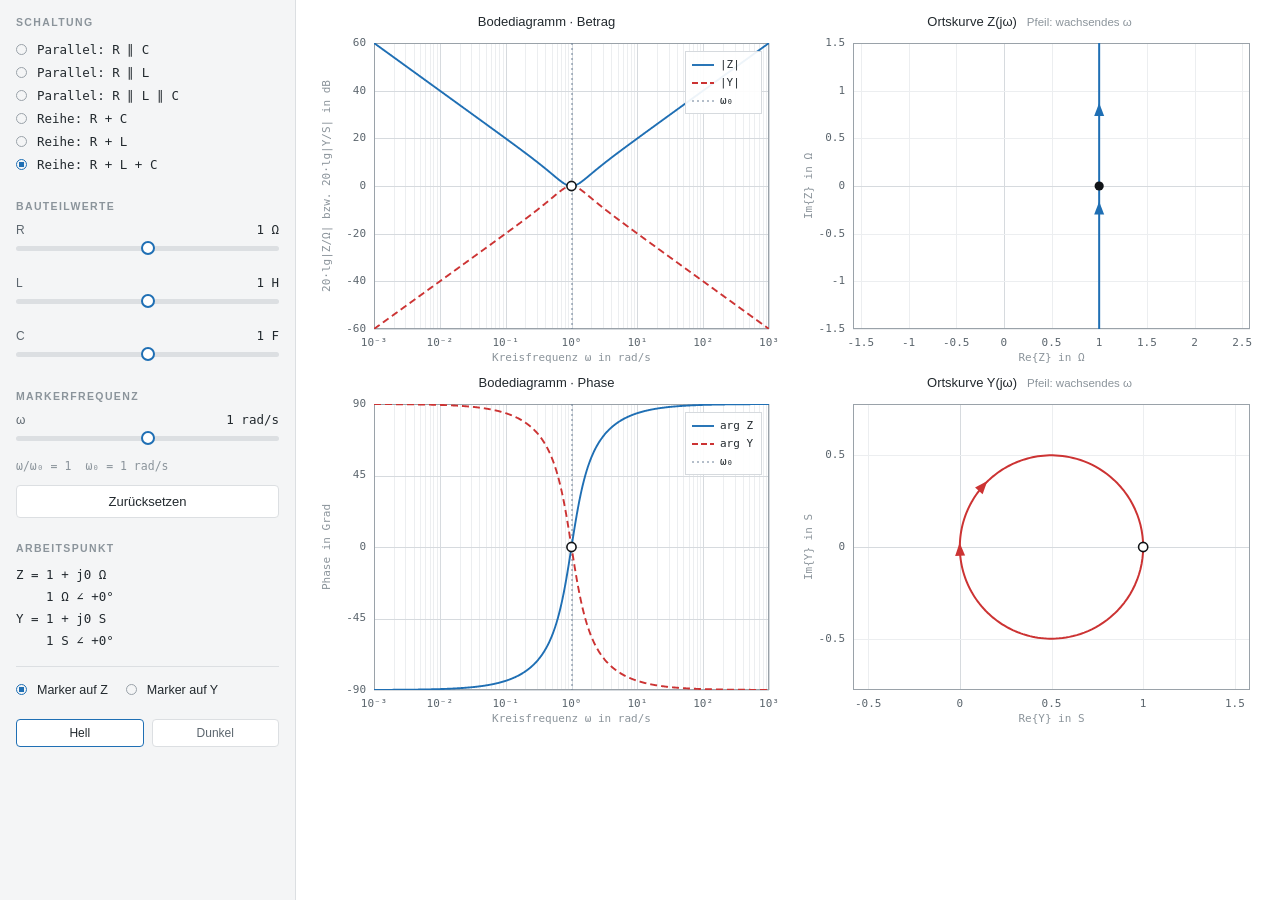
<file: trainer/bode-ortskurven.html>
<!doctype html>
<html lang="de">
<head>
<meta charset="utf-8">
<meta name="viewport" content="width=device-width,initial-scale=1">
<title>Bode-Diagramme &amp; Ortskurven · RLC-Zweipole</title>
<style>
:root{
  --bg:#ffffff; --side:#f4f5f6; --edge:#dcdfe2; --plot:#ffffff;
  --grid1:#d6dade; --grid2:#eceef0; --frame:#9aa2a9;
  --ink:#22292e; --dim:#5c666e; --faint:#8b949b;
  --z:#1f6fb4; --y:#cc3333; --mk:#111417; --w0:#6b7f95;
}
body.dark{
  --bg:#101418; --side:#161c22; --edge:#2b353f; --plot:#0d1216;
  --grid1:#28343d; --grid2:#1a242c; --frame:#4a5762;
  --ink:#dfe7ee; --dim:#98a5b0; --faint:#6b7883;
  --z:#5aaef0; --y:#ff6b6b; --mk:#ffffff; --w0:#7d93a8;
}
*{box-sizing:border-box}
body{margin:0;background:var(--bg);color:var(--ink);
     font-family:"Inter","Helvetica Neue",Arial,sans-serif;font-size:13px}
.mono{font-family:"JetBrains Mono","SF Mono",ui-monospace,Consolas,monospace}
.wrap{display:grid;grid-template-columns:296px minmax(0,1fr);min-height:100vh}

aside{background:var(--side);border-right:1px solid var(--edge);padding:16px 16px 30px}
aside h2{margin:0 0 10px;font-size:10.5px;font-weight:600;letter-spacing:.13em;
         text-transform:uppercase;color:var(--faint)}
aside h2:not(:first-child){margin-top:24px}

.opt{display:flex;align-items:center;gap:10px;padding:4px 0;cursor:pointer;color:var(--ink)}
.opt input{appearance:none;width:11px;height:11px;border:1.4px solid var(--frame);
           border-radius:50%;margin:0;flex:none;cursor:pointer}
.opt input:checked{border-color:var(--z);background:
  radial-gradient(circle,var(--z) 0 45%,transparent 46%)}
.opt input:focus-visible{outline:2px solid var(--z);outline-offset:2px}
.opt span{font-size:12.5px}

.sl{margin:0 0 15px}
.sl .r{display:flex;justify-content:space-between;align-items:baseline;margin-bottom:2px}
.sl .n{color:var(--dim);font-size:12px}
.sl .v{font-size:12.5px}
input[type=range]{-webkit-appearance:none;appearance:none;width:100%;height:18px;
                  background:transparent;cursor:ew-resize;margin:0}
input[type=range]::-webkit-slider-runnable-track{height:5px;border-radius:3px;background:var(--edge)}
input[type=range]::-moz-range-track{height:5px;border-radius:3px;background:var(--edge)}
input[type=range]::-webkit-slider-thumb{-webkit-appearance:none;width:14px;height:14px;
  margin-top:-4.5px;border-radius:50%;background:var(--plot);border:2px solid var(--z)}
input[type=range]::-moz-range-thumb{width:14px;height:14px;border-radius:50%;
  background:var(--plot);border:2px solid var(--z)}

.hint{color:var(--faint);font-size:11.5px;margin:-6px 0 12px;display:flex;gap:14px;flex-wrap:wrap}
button.rs{width:100%;background:var(--plot);border:1px solid var(--edge);color:var(--ink);
          border-radius:4px;padding:8px;font:inherit;cursor:pointer}
button.rs:hover{border-color:var(--frame)}
#ap{font-size:12.5px;line-height:1.75;white-space:pre;color:var(--ink)}
.mkrow{display:flex;gap:18px;margin-top:14px;padding-top:12px;border-top:1px solid var(--edge)}
.themerow{margin-top:18px;display:flex;gap:8px}
.themerow button{flex:1;background:var(--plot);border:1px solid var(--edge);color:var(--dim);
                 border-radius:4px;padding:6px;font:inherit;font-size:12px;cursor:pointer}
.themerow button[aria-pressed="true"]{border-color:var(--z);color:var(--ink)}

main{padding:12px 16px 30px;display:grid;grid-template-columns:1fr 1fr;
     grid-template-rows:auto auto;gap:10px 14px;align-content:start}
figure{margin:0}
figcaption{text-align:center;font-size:13px;color:var(--ink);padding:2px 0 4px}
figcaption em{font-style:normal;color:var(--faint);font-size:11.5px;margin-left:10px}
canvas{display:block;width:100%;height:330px}
@media(max-width:1080px){main{grid-template-columns:1fr}.wrap{grid-template-columns:1fr}
  aside{border-right:0;border-bottom:1px solid var(--edge)}}
</style>
</head>
<body>
<div class="wrap">

<aside>
  <h2>Schaltung</h2>
  <div id="circs"></div>

  <h2>Bauteilwerte</h2>
  <div id="sliders"></div>

  <h2>Markerfrequenz</h2>
  <div id="wsl"></div>
  <div class="hint mono"><span id="wrel"></span><span id="w0v"></span></div>
  <button class="rs" id="reset">Zurücksetzen</button>

  <h2>Arbeitspunkt</h2>
  <div id="ap" class="mono"></div>

  <div class="mkrow">
    <label class="opt"><input type="radio" name="mk" value="Z" checked><span>Marker auf Z</span></label>
    <label class="opt"><input type="radio" name="mk" value="Y"><span>Marker auf Y</span></label>
  </div>
  <div class="themerow" id="theme">
    <button data-t="light" aria-pressed="true">Hell</button>
    <button data-t="dark" aria-pressed="false">Dunkel</button>
  </div>
</aside>

<main>
  <figure><figcaption>Bodediagramm · Betrag</figcaption><canvas id="c1"></canvas></figure>
  <figure><figcaption>Ortskurve Z(jω)<em>Pfeil: wachsendes ω</em></figcaption><canvas id="c2"></canvas></figure>
  <figure><figcaption>Bodediagramm · Phase</figcaption><canvas id="c3"></canvas></figure>
  <figure><figcaption>Ortskurve Y(jω)<em>Pfeil: wachsendes ω</em></figcaption><canvas id="c4"></canvas></figure>
</main>
</div>

<script>
/* ---------- Modell ---------- */
const CIRCS=[
 {id:'p_rc' ,kind:'p',parts:['R','C']    ,label:'Parallel:  R ∥ C'},
 {id:'p_rl' ,kind:'p',parts:['R','L']    ,label:'Parallel:  R ∥ L'},
 {id:'p_rlc',kind:'p',parts:['R','L','C'],label:'Parallel:  R ∥ L ∥ C'},
 {id:'s_rc' ,kind:'s',parts:['R','C']    ,label:'Reihe:  R + C'},
 {id:'s_rl' ,kind:'s',parts:['R','L']    ,label:'Reihe:  R + L'},
 {id:'s_rlc',kind:'s',parts:['R','L','C'],label:'Reihe:  R + L + C'}
];
const DEF={R:1,L:1,C:1};
const S={c:CIRCS[5],R:1,L:1,C:1,w:1,mk:'Z'};

const add=(a,b)=>[a[0]+b[0],a[1]+b[1]];
const inv=a=>{const d=a[0]*a[0]+a[1]*a[1];return[a[0]/d,-a[1]/d];};
const zEl=(t,w)=>t==='R'?[S.R,0]:t==='L'?[0,w*S.L]:[0,-1/(w*S.C)];
function Zof(w){
  const p=S.c.parts;
  return S.c.kind==='s' ? p.reduce((s,t)=>add(s,zEl(t,w)),[0,0])
                        : inv(p.reduce((s,t)=>add(s,inv(zEl(t,w))),[0,0]));
}
function w0(){
  const p=S.c.parts;
  if(p.includes('L')&&p.includes('C'))return 1/Math.sqrt(S.L*S.C);
  if(p.includes('C'))return 1/(S.R*S.C);
  return S.R/S.L;
}
const abs=a=>Math.hypot(a[0],a[1]);
const arg=a=>Math.atan2(a[1],a[0])*180/Math.PI;

/* ---------- Format ---------- */
function sig(x,n){
  if(!isFinite(x))return '∞';
  if(x===0)return '0';
  const a=Math.abs(x);
  if(a>=1e5||a<1e-4)return x.toExponential(n-1).replace('e','·10^');
  let s=x.toPrecision(n);
  if(s.includes('.'))s=s.replace(/0+$/,'').replace(/\.$/,'');
  return s;
}
const SUP={'-':'⁻','0':'⁰','1':'¹','2':'²','3':'³','4':'⁴','5':'⁵','6':'⁶','7':'⁷','8':'⁸','9':'⁹'};
const sup=n=>String(n).split('').map(c=>SUP[c]).join('');

/* ---------- Datensatz ---------- */
let D=null;
function build(){
  const w0v=w0(),lo=Math.log10(w0v)-3,hi=Math.log10(w0v)+3,N=901;
  const W=[],Z=[],Y=[];
  for(let i=0;i<N;i++){
    const w=Math.pow(10,lo+(hi-lo)*i/(N-1)),z=Zof(w);
    W.push(w);Z.push(z);Y.push(inv(z));
  }
  D={w0:w0v,lo,hi,W,Z,Y};
}

/* ---------- Zeichenhilfen ---------- */
const CSS=n=>getComputedStyle(document.body).getPropertyValue(n).trim();
function setup(cv){
  const r=cv.getBoundingClientRect(),d=devicePixelRatio||1;
  cv.width=Math.max(1,r.width*d);cv.height=Math.max(1,r.height*d);
  const g=cv.getContext('2d');g.setTransform(d,0,0,d,0,0);
  g.clearRect(0,0,r.width,r.height);
  return{g,W:r.width,H:r.height};
}
function niceStep(span,target){
  const raw=span/target,e=Math.pow(10,Math.floor(Math.log10(raw))),m=raw/e;
  return (m<1.5?1:m<3?2:m<7?5:10)*e;
}

/* ---------- Bode ---------- */
function bode(cv,type){
  const{g,W,H}=setup(cv);
  const pl=62,pr=12,pt=10,pb=34,pw=W-pl-pr,ph=H-pt-pb;
  const mag=type==='mag';
  const vz=D.Z.map(z=>mag?20*Math.log10(abs(z)):arg(z));
  const vy=D.Y.map(y=>mag?20*Math.log10(abs(y)):arg(y));
  let lo,hi,st;
  if(mag){
    const m=Math.max(...vz.map(Math.abs),...vy.map(Math.abs));
    hi=Math.ceil(m/20)*20;lo=-hi;st=hi>80?40:20;
  }else{lo=-90;hi=90;st=45;}
  const X=w=>pl+(Math.log10(w)-D.lo)/(D.hi-D.lo)*pw;
  const Y=v=>pt+ph-(v-lo)/(hi-lo)*ph;

  g.fillStyle=CSS('--plot');g.fillRect(pl,pt,pw,ph);
  g.font='11px "JetBrains Mono",ui-monospace,monospace';g.textBaseline='middle';
  for(let e=Math.ceil(D.lo);e<=Math.floor(D.hi);e++)for(let k=1;k<10;k++){
    const w=k*Math.pow(10,e);if(Math.log10(w)>D.hi)break;
    const x=Math.round(X(w))+.5;
    g.strokeStyle=k===1?CSS('--grid1'):CSS('--grid2');g.lineWidth=1;
    g.beginPath();g.moveTo(x,pt);g.lineTo(x,pt+ph);g.stroke();
  }
  g.textAlign='right';
  for(let v=lo;v<=hi+1e-9;v+=st){
    const y=Math.round(Y(v))+.5;
    g.strokeStyle=CSS('--grid1');g.beginPath();g.moveTo(pl,y);g.lineTo(pl+pw,y);g.stroke();
    g.fillStyle=CSS('--dim');g.fillText(v.toFixed(0),pl-8,Y(v));
  }
  g.strokeStyle=CSS('--frame');g.lineWidth=1;g.strokeRect(pl+.5,pt+.5,pw-1,ph-1);

  // ω0
  g.save();g.setLineDash([2,3]);g.strokeStyle=CSS('--w0');
  g.beginPath();g.moveTo(X(D.w0)+.5,pt);g.lineTo(X(D.w0)+.5,pt+ph);g.stroke();g.restore();

  const line=(v,col,dash)=>{
    g.save();g.beginPath();g.rect(pl,pt,pw,ph);g.clip();
    if(dash)g.setLineDash([7,4]);
    g.strokeStyle=col;g.lineWidth=1.9;g.lineJoin='round';g.beginPath();
    D.W.forEach((w,i)=>{const y=Y(v[i]);i?g.lineTo(X(w),y):g.moveTo(X(w),y);});
    g.stroke();g.restore();
  };
  line(vz,CSS('--z'),false);
  line(vy,CSS('--y'),true);

  // Marker
  const z=Zof(S.w),y=inv(z);
  const mzv=mag?20*Math.log10(abs(z)):arg(z), myv=mag?20*Math.log10(abs(y)):arg(y);
  const dot=(x,yy,fill)=>{
    g.beginPath();g.arc(x,yy,4.6,0,7);
    if(fill){g.fillStyle=CSS('--mk');g.fill();}
    else{g.fillStyle=CSS('--plot');g.fill();g.strokeStyle=CSS('--mk');g.lineWidth=1.6;g.stroke();}
  };
  g.save();g.beginPath();g.rect(pl-6,pt-6,pw+12,ph+12);g.clip();
  dot(X(S.w),Y(mzv),S.mk==='Z');dot(X(S.w),Y(myv),S.mk==='Y');g.restore();

  // Achsen
  g.textAlign='center';g.fillStyle=CSS('--dim');
  for(let e=Math.ceil(D.lo);e<=Math.floor(D.hi);e++)
    g.fillText('10'+sup(e),X(Math.pow(10,e)),pt+ph+14);
  g.fillStyle=CSS('--faint');
  g.fillText('Kreisfrequenz ω in rad/s',pl+pw/2,pt+ph+29);
  g.save();g.translate(15,pt+ph/2);g.rotate(-Math.PI/2);g.textAlign='center';
  g.fillStyle=CSS('--faint');
  g.fillText(mag?'20·lg|Z/Ω| bzw. 20·lg|Y/S| in dB':'Phase in Grad',0,0);g.restore();

  // Legende
  const items=mag?[['|Z|',CSS('--z'),0],['|Y|',CSS('--y'),1]]:[['arg Z',CSS('--z'),0],['arg Y',CSS('--y'),1]];
  items.push(['ω₀',CSS('--w0'),2]);
  const bw=76,bh=18*items.length+8,bx=pl+pw-bw-8,by=pt+8;
  g.fillStyle=CSS('--plot');g.globalAlpha=.92;g.fillRect(bx,by,bw,bh);g.globalAlpha=1;
  g.strokeStyle=CSS('--grid1');g.strokeRect(bx+.5,by+.5,bw,bh);
  g.textAlign='left';
  items.forEach(([t,c,style],i)=>{
    const yy=by+14+18*i;
    g.save();g.strokeStyle=c;g.lineWidth=style===2?1:1.9;
    if(style===1)g.setLineDash([6,3]);if(style===2)g.setLineDash([2,3]);
    g.beginPath();g.moveTo(bx+7,yy);g.lineTo(bx+29,yy);g.stroke();g.restore();
    g.fillStyle=CSS('--ink');g.fillText(t,bx+35,yy);
  });
}

/* ---------- Ortskurve ---------- */
function locus(cv,which){
  const{g,W,H}=setup(cv);
  const pl=58,pr=14,pt=10,pb=34,pw=W-pl-pr,ph=H-pt-pb;
  const pts=which==='Z'?D.Z:D.Y;
  const col=which==='Z'?CSS('--z'):CSS('--y');
  const Dm=which==='Z'?S.R:1/S.R;
  const circle=which==='Z'?(S.c.kind==='p'):(S.c.kind==='s');
  const half=(circle?0.78:1.5)*Dm;
  const s=Math.min(pw,ph)/(2*half);
  const cx0=Dm/2, cy0=0;
  const X=re=>pl+pw/2+(re-cx0)*s;
  const Y=im=>pt+ph/2-(im-cy0)*s;
  const reMin=cx0-pw/(2*s), reMax=cx0+pw/(2*s);
  const imMin=cy0-ph/(2*s), imMax=cy0+ph/(2*s);

  g.fillStyle=CSS('--plot');g.fillRect(pl,pt,pw,ph);
  g.font='11px "JetBrains Mono",ui-monospace,monospace';g.textBaseline='middle';
  const stp=niceStep(2*half,5);
  g.textAlign='center';
  for(let v=Math.ceil(reMin/stp)*stp;v<=reMax;v+=stp){
    const x=Math.round(X(v))+.5;
    g.strokeStyle=Math.abs(v)<stp*1e-6?CSS('--grid1'):CSS('--grid2');
    g.beginPath();g.moveTo(x,pt);g.lineTo(x,pt+ph);g.stroke();
    g.fillStyle=CSS('--dim');g.fillText(sig(v,3),X(v),pt+ph+14);
  }
  g.textAlign='right';
  for(let v=Math.ceil(imMin/stp)*stp;v<=imMax;v+=stp){
    const y=Math.round(Y(v))+.5;
    g.strokeStyle=Math.abs(v)<stp*1e-6?CSS('--grid1'):CSS('--grid2');
    g.beginPath();g.moveTo(pl,y);g.lineTo(pl+pw,y);g.stroke();
    g.fillStyle=CSS('--dim');g.fillText(sig(v,3),pl-8,Y(v));
  }
  g.strokeStyle=CSS('--frame');g.lineWidth=1;g.strokeRect(pl+.5,pt+.5,pw-1,ph-1);

  // Kurve (Segmente außerhalb des Fensters abschneiden)
  const lim=12*half;
  const insideBig=p=>Math.abs(p[0]-cx0)<lim&&Math.abs(p[1]-cy0)<lim;
  g.save();g.beginPath();g.rect(pl,pt,pw,ph);g.clip();
  g.strokeStyle=col;g.lineWidth=2;g.lineJoin='round';
  let open=false;g.beginPath();
  pts.forEach(p=>{
    if(!insideBig(p)){open=false;return;}
    const x=X(p[0]),y=Y(p[1]);
    if(open)g.lineTo(x,y);else{g.moveTo(x,y);open=true;}
  });
  g.stroke();

  // Richtungspfeile
  const vis=[];pts.forEach((p,i)=>{
    if(p[0]>reMin&&p[0]<reMax&&p[1]>imMin&&p[1]<imMax)vis.push(i);
  });
  [0.42,0.78].forEach(f=>{
    if(vis.length<12)return;
    const i=vis[Math.floor(f*(vis.length-1))];
    const a=pts[Math.max(i-3,vis[0])],b=pts[Math.min(i+3,vis[vis.length-1])];
    const ax=X(a[0]),ay=Y(a[1]),bx=X(b[0]),by=Y(b[1]);
    const ang=Math.atan2(by-ay,bx-ax);
    const mx=X(pts[i][0]),my=Y(pts[i][1]);
    g.save();g.translate(mx,my);g.rotate(ang);g.fillStyle=col;
    g.beginPath();g.moveTo(8,0);g.lineTo(-5,5);g.lineTo(-5,-5);g.closePath();g.fill();g.restore();
  });

  // Marker
  const z=Zof(S.w),p=which==='Z'?z:inv(z);
  const fill=(S.mk===which);
  g.beginPath();g.arc(X(p[0]),Y(p[1]),4.6,0,7);
  if(fill){g.fillStyle=CSS('--mk');g.fill();}
  else{g.fillStyle=CSS('--plot');g.fill();g.strokeStyle=CSS('--mk');g.lineWidth=1.6;g.stroke();}
  g.restore();

  g.textAlign='center';g.fillStyle=CSS('--faint');
  g.fillText(which==='Z'?'Re{Z} in Ω':'Re{Y} in S',pl+pw/2,pt+ph+29);
  g.save();g.translate(14,pt+ph/2);g.rotate(-Math.PI/2);g.textAlign='center';
  g.fillStyle=CSS('--faint');
  g.fillText(which==='Z'?'Im{Z} in Ω':'Im{Y} in S',0,0);g.restore();
}

/* ---------- UI ---------- */
function mkSlider(host,key,name,lo,hi,unit,onchg){
  const t=Math.round(1000*Math.log(S[key]/lo)/Math.log(hi/lo));
  const d=document.createElement('div');d.className='sl';
  d.innerHTML=`<div class="r"><span class="n">${name}</span>
    <span class="v mono" id="lbl_${key}">${sig(S[key],4)} ${unit}</span></div>
    <input type="range" min="0" max="1000" value="${t}" aria-label="${name}">`;
  d.querySelector('input').addEventListener('input',e=>{
    S[key]=lo*Math.pow(hi/lo,e.target.value/1000);
    d.querySelector('#lbl_'+key).textContent=sig(S[key],4)+' '+unit;
    onchg();
  });
  host.appendChild(d);
}
function buildSliders(){
  const host=document.getElementById('sliders');host.innerHTML='';
  const p=S.c.parts;
  mkSlider(host,'R','R',0.01,100,'Ω',()=>full());
  if(p.includes('L'))mkSlider(host,'L','L',0.01,100,'H',()=>full());
  if(p.includes('C'))mkSlider(host,'C','C',0.01,100,'F',()=>full());
}
function buildW(){
  const host=document.getElementById('wsl');host.innerHTML='';
  const lo=Math.pow(10,D.lo),hi=Math.pow(10,D.hi);
  S.w=Math.min(Math.max(S.w,lo),hi);
  const t=Math.round(1000*Math.log(S.w/lo)/Math.log(hi/lo));
  host.innerHTML=`<div class="sl"><div class="r"><span class="n">ω</span>
    <span class="v mono" id="lbl_w">${sig(S.w,4)} rad/s</span></div>
    <input type="range" min="0" max="1000" value="${t}" aria-label="Markerfrequenz"></div>`;
  host.querySelector('input').addEventListener('input',e=>{
    S.w=lo*Math.pow(hi/lo,e.target.value/1000);
    document.getElementById('lbl_w').textContent=sig(S.w,4)+' rad/s';
    readout();redraw();
  });
}
function readout(){
  document.getElementById('wrel').textContent='ω/ω₀ = '+sig(S.w/D.w0,4);
  document.getElementById('w0v').textContent='ω₀ = '+sig(D.w0,4)+' rad/s';
  const z=Zof(S.w),y=inv(z);
  const cpx=(v,u)=>`${sig(v[0],4)} ${v[1]<0?'−':'+'} j${sig(Math.abs(v[1]),4)} ${u}`;
  const pol=(v,u)=>`${sig(abs(v),4)} ${u} ∠ ${arg(v)>=0?'+':'−'}${sig(Math.abs(arg(v)),4)}°`;
  document.getElementById('ap').textContent=
    `Z = ${cpx(z,'Ω')}\n    ${pol(z,'Ω')}\nY = ${cpx(y,'S')}\n    ${pol(y,'S')}`;
}
function redraw(){
  bode(document.getElementById('c1'),'mag');
  bode(document.getElementById('c3'),'ph');
  locus(document.getElementById('c2'),'Z');
  locus(document.getElementById('c4'),'Y');
}
function full(){build();buildW();readout();redraw();}

const circs=document.getElementById('circs');
CIRCS.forEach(c=>{
  const l=document.createElement('label');l.className='opt';
  l.innerHTML=`<input type="radio" name="circ" value="${c.id}" ${c===S.c?'checked':''}>
               <span class="mono">${c.label}</span>`;
  l.querySelector('input').onchange=()=>{S.c=c;buildSliders();full();};
  circs.appendChild(l);
});
document.querySelectorAll('input[name=mk]').forEach(r=>{
  r.onchange=()=>{S.mk=r.value;redraw();};
});
document.getElementById('reset').onclick=()=>{
  Object.assign(S,{R:DEF.R,L:DEF.L,C:DEF.C});
  buildSliders();build();S.w=D.w0;buildW();readout();redraw();
};
document.getElementById('theme').onclick=e=>{
  const b=e.target.closest('button');if(!b)return;
  document.body.classList.toggle('dark',b.dataset.t==='dark');
  [...e.currentTarget.children].forEach(x=>x.setAttribute('aria-pressed',x===b));
  redraw();
};
addEventListener('resize',redraw);

buildSliders();build();S.w=D.w0;buildW();readout();redraw();
</script>
</body>
</html>
</file>
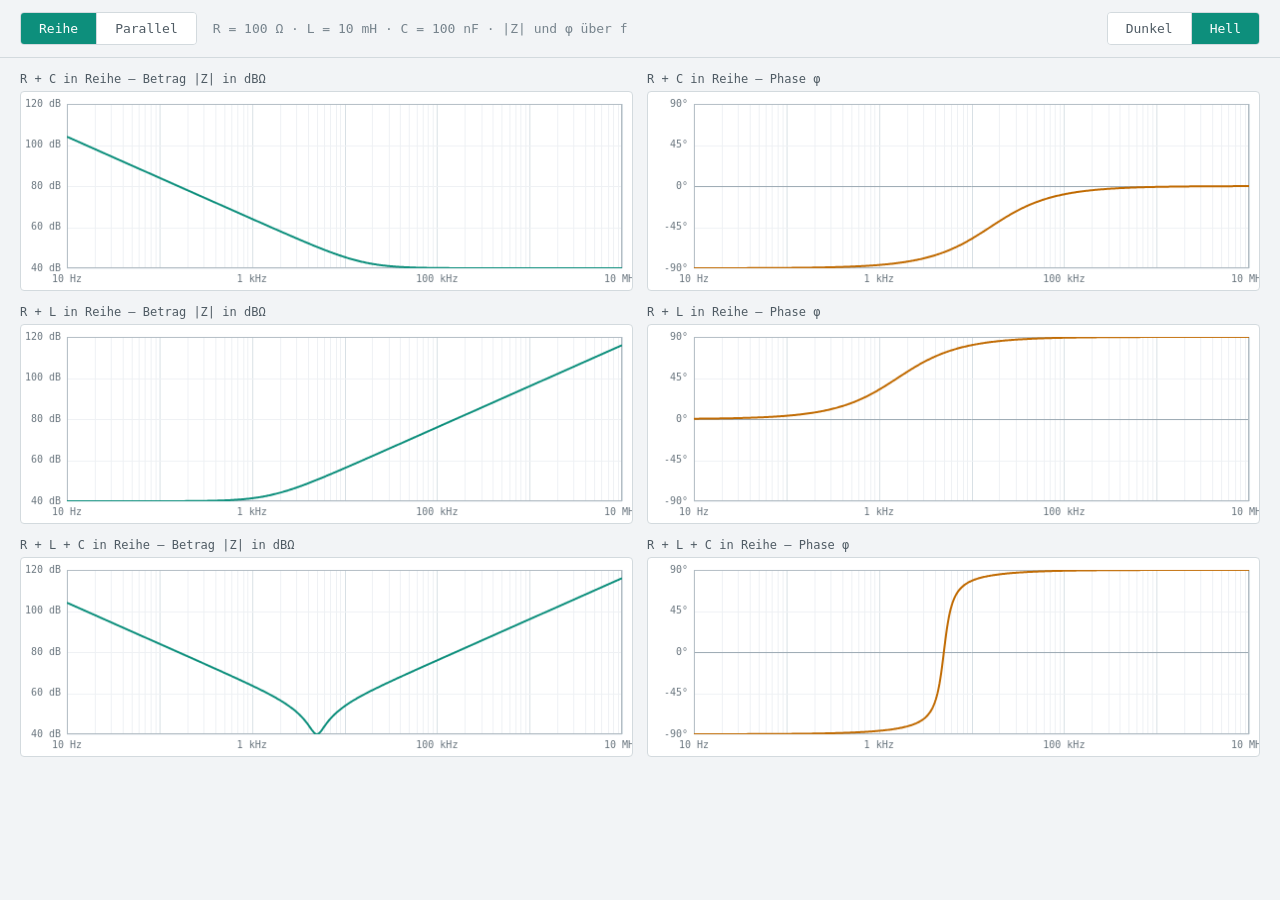
<file: trainer/bode-simpel.html>
<!doctype html>
<html lang="de">
<head>
<meta charset="utf-8">
<meta name="viewport" content="width=device-width,initial-scale=1">
<title>Bode-Diagramme</title>
<style>
:root{
  --bg:#101418; --plot:#0d1216; --edge:#2b353f; --frame:#33414d;
  --grid1:#26333d; --grid2:#19232b; --zero:#3d4d5a;
  --ink:#dfe7ee; --dim:#8a99a7; --faint:#5d6d7b; --tick:#7b8a97;
  --btn:#171d23; --acc:#3fe0c8; --acc-ink:#0b1013; --mag:#3fe0c8; --pha:#ffb043;
}
body.light{
  --bg:#f2f4f6; --plot:#ffffff; --edge:#d3dade; --frame:#aeb9c1;
  --grid1:#d8e0e5; --grid2:#eef1f4; --zero:#9aa8b2;
  --ink:#1c2429; --dim:#4f5b64; --faint:#77848d; --tick:#69757e;
  --btn:#ffffff; --acc:#0d8f7c; --acc-ink:#ffffff; --mag:#0d8f7c; --pha:#c06a00;
}
*{box-sizing:border-box}
body{margin:0;background:var(--bg);color:var(--ink);
     font-family:"JetBrains Mono","SF Mono",ui-monospace,Consolas,monospace;font-size:13px}
header{display:flex;align-items:center;gap:16px;flex-wrap:wrap;
       padding:12px 20px;border-bottom:1px solid var(--edge)}
.seg{display:flex;border:1px solid var(--edge);border-radius:4px;overflow:hidden}
.seg button{background:var(--btn);border:0;color:var(--dim);padding:8px 18px;font:inherit;cursor:pointer}
.seg button+button{border-left:1px solid var(--edge)}
.seg button[aria-pressed="true"]{background:var(--acc);color:var(--acc-ink)}
.vals{color:var(--faint)}
#theme{margin-left:auto}
main{padding:14px 20px 40px;display:grid;grid-template-columns:1fr 1fr;gap:14px}
figure{margin:0}
figcaption{color:var(--dim);padding-bottom:5px;font-size:12px}
canvas{display:block;width:100%;height:200px;background:var(--plot);
       border:1px solid var(--edge);border-radius:4px}
@media(max-width:720px){main{grid-template-columns:1fr}#theme{margin-left:0}}
</style>
</head>
<body>

<header>
  <div class="seg" id="seg">
    <button data-k="s" aria-pressed="true">Reihe</button>
    <button data-k="p" aria-pressed="false">Parallel</button>
  </div>
  <span class="vals">R = 100 Ω · L = 10 mH · C = 100 nF · |Z| und φ über f</span>
  <div class="seg" id="theme">
    <button data-t="dark">Dunkel</button>
    <button data-t="light">Hell</button>
  </div>
</header>

<main id="main"></main>

<script>
const R=100,L=0.01,C=1e-7,LG0=1,LG1=7;
const add=(a,b)=>[a[0]+b[0],a[1]+b[1]];
const inv=a=>{const d=a[0]*a[0]+a[1]*a[1];return[a[0]/d,-a[1]/d];};
const zEl=(t,w)=>t==='R'?[R,0]:t==='L'?[0,w*L]:[0,-1/(w*C)];
const Z=(p,k,w)=>k==='s'?p.reduce((s,t)=>add(s,zEl(t,w)),[0,0])
                        :inv(p.reduce((s,t)=>add(s,inv(zEl(t,w))),[0,0]));

const SETS={
 s:[[['R','C'],'R + C in Reihe'],[['R','L'],'R + L in Reihe'],[['R','L','C'],'R + L + C in Reihe']],
 p:[[['R','C'],'R ∥ C'],[['R','L'],'R ∥ L'],[['R','L','C'],'R ∥ L ∥ C']]
};

function curve(parts,kind){
  const F=[],M=[],P=[];
  for(let i=0;i<600;i++){
    const f=10**(LG0+(LG1-LG0)*i/599),z=Z(parts,kind,2*Math.PI*f);
    F.push(f);M.push(20*Math.log10(Math.hypot(z[0],z[1])));
    P.push(Math.atan2(z[1],z[0])*180/Math.PI);
  }
  return{F,M,P};
}
const si=v=>v>=1e6?v/1e6+' MHz':v>=1e3?v/1e3+' kHz':v+' Hz';

const CSS=n=>getComputedStyle(document.body).getPropertyValue(n).trim();
function plot(cv,F,V,mag){
  const col={grid1:CSS('--grid1'),grid2:CSS('--grid2'),zero:CSS('--zero'),
             frame:CSS('--frame'),tick:CSS('--tick'),trace:CSS(mag?'--mag':'--pha')};
  const r=cv.getBoundingClientRect(),d=devicePixelRatio||1;
  cv.width=r.width*d;cv.height=r.height*d;
  const g=cv.getContext('2d');g.setTransform(d,0,0,d,0,0);
  const W=r.width,H=r.height,pl=46,pr=10,pt=12,pb=22,pw=W-pl-pr,ph=H-pt-pb;
  let lo,hi,st;
  if(mag){lo=Math.floor(Math.min(...V)/20)*20;hi=Math.ceil(Math.max(...V)/20)*20;st=20;}
  else{lo=-90;hi=90;st=45;}
  const X=f=>pl+(Math.log10(f)-LG0)/(LG1-LG0)*pw;
  const Y=v=>pt+ph-(v-lo)/(hi-lo)*ph;
  g.font='10px monospace';g.textBaseline='middle';
  for(let e=LG0;e<=LG1;e++)for(let k=1;k<10;k++){
    const f=k*10**e;if(Math.log10(f)>LG1)break;
    const x=Math.round(X(f))+.5;
    g.strokeStyle=k===1?col.grid1:col.grid2;
    g.beginPath();g.moveTo(x,pt);g.lineTo(x,pt+ph);g.stroke();
  }
  g.textAlign='right';
  for(let v=lo;v<=hi+1e-9;v+=st){
    const y=Math.round(Y(v))+.5;
    g.strokeStyle=v===0?col.zero:col.grid2;
    g.beginPath();g.moveTo(pl,y);g.lineTo(pl+pw,y);g.stroke();
    g.fillStyle=col.tick;g.fillText(mag?v+' dB':v+'°',pl-6,Y(v));
  }
  g.strokeStyle=col.frame;g.strokeRect(pl+.5,pt+.5,pw-1,ph-1);
  g.textAlign='center';g.fillStyle=col.tick;
  for(let e=LG0;e<=LG1;e+=2)g.fillText(si(10**e),X(10**e),pt+ph+11);
  g.save();g.beginPath();g.rect(pl,pt,pw,ph);g.clip();
  g.strokeStyle=col.trace;g.lineWidth=2;g.lineJoin='round';g.beginPath();
  F.forEach((f,i)=>{const y=Y(V[i]);i?g.lineTo(X(f),y):g.moveTo(X(f),y);});
  g.stroke();g.restore();
}

let kind='s',drawn=[];
function render(){
  const main=document.getElementById('main');main.innerHTML='';drawn=[];
  SETS[kind].forEach(([parts,name])=>{
    const c=curve(parts,kind);
    [['Betrag |Z| in dBΩ',c.M,true],['Phase φ',c.P,false]].forEach(([cap,V,mag])=>{
      const fig=document.createElement('figure');
      fig.innerHTML=`<figcaption>${name} — ${cap}</figcaption><canvas></canvas>`;
      main.appendChild(fig);
      const cv=fig.querySelector('canvas');
      plot(cv,c.F,V,mag);
      drawn.push(()=>plot(cv,c.F,V,mag));
    });
  });
}
document.getElementById('seg').onclick=e=>{
  const b=e.target.closest('button');if(!b)return;
  kind=b.dataset.k;
  [...e.currentTarget.children].forEach(x=>x.setAttribute('aria-pressed',x===b));
  render();
};
function setTheme(t){
  document.body.classList.toggle('light',t==='light');
  [...document.getElementById('theme').children]
    .forEach(b=>b.setAttribute('aria-pressed',b.dataset.t===t));
  drawn.forEach(f=>f());
}
document.getElementById('theme').onclick=e=>{
  const b=e.target.closest('button');if(b)setTheme(b.dataset.t);
};
addEventListener('resize',()=>drawn.forEach(f=>f()));
render();
setTheme(matchMedia('(prefers-color-scheme: light)').matches?'light':'dark');
</script>
</body>
</html>
</file>
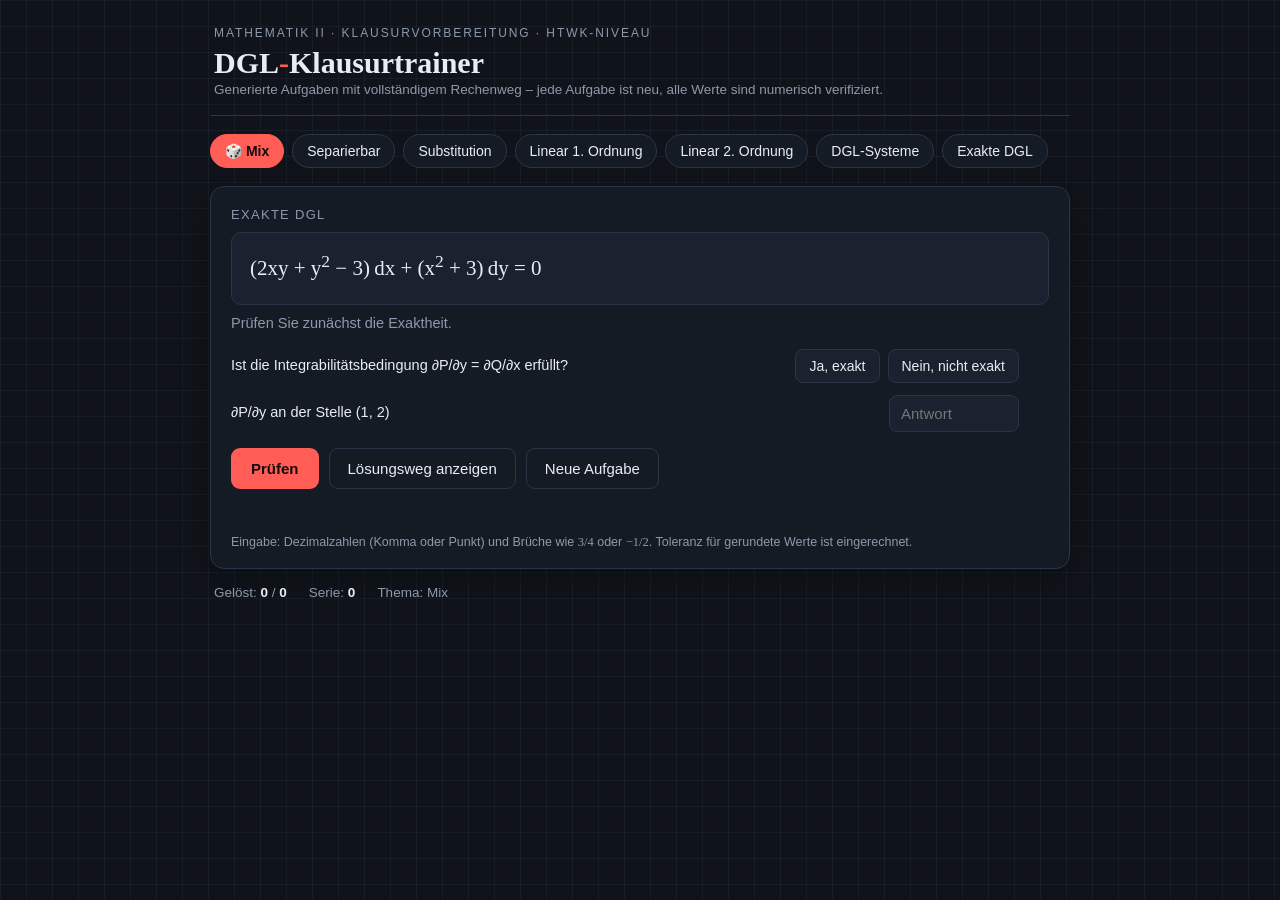
<file: trainer/dgl-klausurtrainer.html>
<!DOCTYPE html>
<html lang="de">
<head>
<meta charset="UTF-8">
<meta name="viewport" content="width=device-width, initial-scale=1.0">
<title>DGL-Klausurtrainer · Mathematik II</title>
<style>
:root{
  --bg:#10141a; --sheet:#151b25; --sheet2:#1a2230; --line:#2a3547;
  --ink:#e9edf3; --muted:#8d99ab; --accent:#ff5d55; --ok:#58c98b; --warn:#f2b950;
  --grid:rgba(125,160,215,.065);
}
*{box-sizing:border-box}
html,body{margin:0;padding:0}
body{
  font-family:-apple-system,BlinkMacSystemFont,"Segoe UI",Roboto,sans-serif;
  color:var(--ink); min-height:100vh;
  background:
    linear-gradient(var(--grid) 1px, transparent 1px) 0 0/26px 26px,
    linear-gradient(90deg, var(--grid) 1px, transparent 1px) 0 0/26px 26px,
    var(--bg);
  padding:0 14px 60px;
}
.wrap{max-width:860px;margin:0 auto}
header{padding:26px 4px 18px;border-bottom:1px solid var(--line);margin-bottom:18px}
.eyebrow{font-size:12px;letter-spacing:.16em;text-transform:uppercase;color:var(--muted)}
h1{font-family:Georgia,"Times New Roman",serif;font-weight:600;font-size:30px;margin:6px 0 2px}
h1 .rot{color:var(--accent)}
.sub{color:var(--muted);font-size:13.5px}
.chips{display:flex;flex-wrap:wrap;gap:8px;margin:16px 0 18px}
.chip{
  border:1px solid var(--line);background:var(--sheet);color:var(--ink);
  padding:8px 14px;border-radius:999px;font-size:14px;cursor:pointer;transition:.15s;
}
.chip:hover{border-color:var(--muted)}
.chip.active{background:var(--accent);border-color:var(--accent);color:#16090a;font-weight:600}
.card{
  background:var(--sheet);border:1px solid var(--line);border-radius:14px;
  padding:20px 20px 18px;box-shadow:0 8px 30px rgba(0,0,0,.35);
}
.tasktitle{font-size:13px;letter-spacing:.1em;text-transform:uppercase;color:var(--muted);margin-bottom:10px}
.statement{
  font-family:Georgia,"Times New Roman",serif;font-size:21px;line-height:1.85;
  background:var(--sheet2);border:1px solid var(--line);border-radius:10px;
  padding:16px 18px;margin-bottom:10px;overflow-x:auto;
}
.given{color:var(--muted);font-size:14.5px;margin-bottom:18px}
.given .m{font-family:Georgia,serif;color:var(--ink)}
.m{font-family:Georgia,"Times New Roman",serif}
.checks{display:flex;flex-direction:column;gap:12px;margin-bottom:16px}
.check{display:flex;flex-wrap:wrap;align-items:center;gap:10px}
.check label{flex:1 1 300px;font-size:14.5px;line-height:1.5}
.check input[type=text]{
  width:130px;background:var(--sheet2);border:1px solid var(--line);color:var(--ink);
  border-radius:8px;padding:9px 11px;font-size:15px;font-family:inherit;
}
.check input[type=text]:focus{outline:2px solid var(--accent);outline-offset:1px;border-color:transparent}
.check.correct input{border-color:var(--ok);box-shadow:0 0 0 1px var(--ok)}
.check.wrong input{border-color:var(--accent);box-shadow:0 0 0 1px var(--accent)}
.mark{width:20px;font-size:16px}
.mark.ok{color:var(--ok)} .mark.no{color:var(--accent)}
.mcopts{display:flex;gap:8px}
.mcbtn{border:1px solid var(--line);background:var(--sheet2);color:var(--ink);border-radius:8px;padding:8px 13px;cursor:pointer;font-size:14px}
.mcbtn.sel{background:#26324a;border-color:var(--muted)}
.mcbtn.okmark{border-color:var(--ok);box-shadow:0 0 0 1px var(--ok)}
.mcbtn.nomark{border-color:var(--accent);box-shadow:0 0 0 1px var(--accent)}
.btnrow{display:flex;flex-wrap:wrap;gap:10px;margin-top:6px}
button.main{
  background:var(--accent);color:#16090a;border:none;border-radius:9px;
  padding:11px 20px;font-size:15px;font-weight:700;cursor:pointer;
}
button.main:hover{filter:brightness(1.08)}
button.ghost{
  background:transparent;color:var(--ink);border:1px solid var(--line);
  border-radius:9px;padding:11px 18px;font-size:15px;cursor:pointer;
}
button.ghost:hover{border-color:var(--muted)}
.feedback{margin-top:14px;font-size:15px;min-height:22px}
.feedback.good{color:var(--ok)} .feedback.bad{color:var(--accent)} .feedback.hint{color:var(--warn)}
.steps{margin-top:18px;border-top:1px dashed var(--line);padding-top:14px;display:none}
.steps.open{display:block}
.steps h3{font-size:13px;letter-spacing:.1em;text-transform:uppercase;color:var(--muted);margin:0 0 10px}
.steps ol{margin:0;padding-left:22px;display:flex;flex-direction:column;gap:9px}
.steps li{font-size:15px;line-height:1.85;color:#d4dbe6}
.steps .m{font-size:16.5px;color:var(--ink)}
.stats{display:flex;gap:22px;margin-top:16px;color:var(--muted);font-size:13.5px;padding:0 4px}
.stats b{color:var(--ink)}
.hintline{color:var(--muted);font-size:12.5px;margin-top:10px}
.fr{display:inline-flex;flex-direction:column;text-align:center;vertical-align:middle;line-height:1.12;font-size:.8em;margin:0 2px}
.fr sup{font-size:.7em;vertical-align:.35em}
.fr>span:first-child{border-bottom:1px solid currentColor;padding:0 3px}
.fr>span:last-child{padding:0 3px}
.vec{display:inline-flex;flex-direction:column;align-items:center;vertical-align:middle;line-height:1.25;position:relative;padding:1px 8px;margin:0 2px;font-size:.9em}
.vec::before,.vec::after{content:'';position:absolute;top:0;bottom:0;width:5px;border:1.6px solid currentColor}
.vec::before{left:0;border-right:none;border-radius:7px 0 0 7px}
.vec::after{right:0;border-left:none;border-radius:0 7px 7px 0}
sup,sub{line-height:0}
@media (max-width:560px){
  h1{font-size:24px}
  .statement{font-size:18px;padding:13px 14px}
  .check input[type=text]{flex:1 1 100%;width:100%}
}
@media (prefers-reduced-motion:reduce){*{transition:none!important}}
</style>
</head>
<body>
<div class="wrap">
  <header>
    <div class="eyebrow">Mathematik II · Klausurvorbereitung · HTWK-Niveau</div>
    <h1>DGL<span class="rot">-</span>Klausurtrainer</h1>
    <div class="sub">Generierte Aufgaben mit vollständigem Rechenweg – jede Aufgabe ist neu, alle Werte sind numerisch verifiziert.</div>
  </header>

  <div class="chips" id="chips"></div>

  <div class="card">
    <div class="tasktitle" id="taskTitle">–</div>
    <div class="statement m" id="statement"></div>
    <div class="given" id="given"></div>
    <div class="checks" id="checks"></div>
    <div class="btnrow">
      <button class="main" id="btnCheck">Prüfen</button>
      <button class="ghost" id="btnSteps">Lösungsweg anzeigen</button>
      <button class="ghost" id="btnNew">Neue Aufgabe</button>
    </div>
    <div class="feedback" id="feedback"></div>
    <div class="steps" id="steps"><h3>Rechenweg</h3><ol id="stepsList"></ol></div>
    <div class="hintline">Eingabe: Dezimalzahlen (Komma oder Punkt) und Brüche wie <span class="m">3/4</span> oder <span class="m">−1/2</span>. Toleranz für gerundete Werte ist eingerechnet.</div>
  </div>

  <div class="stats">
    <span>Gelöst: <b id="stSolved">0</b> / <b id="stTried">0</b></span>
    <span>Serie: <b id="stStreak">0</b></span>
    <span id="stTopic"></span>
  </div>
</div>

<script>
// ============================================================
// DGL-Klausurtrainer – Generator-Kern (HTWK Mathe II Niveau)
// Rückwärts-Konstruktion: erst schöne Lösung, dann Aufgabe.
// Läuft in Browser (window.DGLCore) und Node (module.exports).
// ============================================================
(function (root) {
'use strict';

// ---------------- Utils ----------------
const ri = (a, b) => a + Math.floor(Math.random() * (b - a + 1));
const pick = (arr) => arr[ri(0, arr.length - 1)];
function pickNZ(a, b) { let x = 0; while (x === 0) x = ri(a, b); return x; }
function gcd(a, b) { a = Math.abs(a); b = Math.abs(b); while (b) { const t = a % b; a = b; b = t; } return a || 1; }

// ---------------- Formatierung ----------------
const MIN = '\u2212'; // typografisches Minus
function fnum(x, dec) {
  if (dec === undefined) dec = 4;
  if (Math.abs(x - Math.round(x)) < 1e-9) return String(Math.round(x)).replace('-', MIN);
  for (let d = 2; d <= 24; d++) {
    const n = x * d;
    if (Math.abs(n - Math.round(n)) < 1e-9) return fracHTML(Math.round(n), d);
  }
  return String(+x.toFixed(dec)).replace('-', MIN);
}
function fracHTML(n, d) {
  if (d < 0) { n = -n; d = -d; }
  const g = gcd(n, d); n /= g; d /= g;
  if (d === 1) return String(n).replace('-', MIN);
  const s = n < 0 ? MIN : '';
  return s + '<span class="fr"><span>' + Math.abs(n) + '</span><span>' + d + '</span></span>';
}
const sup = (n) => (n === 1 ? '' : '<sup>' + String(n).replace('-', MIN) + '</sup>');
const tp = (n) => 't' + sup(n);
function ex(c) { // e^{ct}
  let inner;
  if (c === 1) inner = 't';
  else if (c === -1) inner = MIN + 't';
  else inner = fnum(c) + 't';
  return 'e<sup>' + inner + '</sup>';
}
function trg(fn, w) { return fn + '(' + (w === 1 ? '' : fnum(w)) + 't)'; }
// Summe von Termen: [[coef, symHTML|null], ...]
function terms(list) {
  let out = '';
  for (const [c, sym] of list) {
    if (!c) continue;
    const neg = c < 0; const a = Math.abs(c);
    let body;
    if (sym) body = (a === 1 ? sym : fnum(a) + sym);
    else body = fnum(a);
    if (out === '') out = (neg ? MIN : '') + body;
    else out += (neg ? ' ' + MIN + ' ' : ' + ') + body;
  }
  return out || '0';
}
function eq(l, r) { return l + ' = ' + r; }
const Y = 'y', YD = '\u1E8F', YDD = 'ÿ'; // y, ẏ, ÿ

// numerische Checks
function numCheck(label, value, tol) {
  return { type: 'num', label, value, tol: tol !== undefined ? tol : Math.max(0.01, Math.abs(value) * 0.005) };
}
function mcCheck(label, options, correct) {
  return { type: 'mc', label, options, correct };
}

// ============================================================
// 1) SEPARIERBARE DGL
// ============================================================
function genSep() {
  const variant = pick(['poly', 'power', 'tan']);
  if (variant === 'poly') {
    // ẏ = m·t^n·y ,  y(0)=y0  →  y = y0·e^{ m t^{n+1}/(n+1) }
    const n = pick([1, 2]), m = pickNZ(-3, 3), y0 = pickNZ(-3, 3);
    const e = n + 1, ce = m / e; // Exponenten-Koeffizient
    const g = (t) => ce * Math.pow(t, e);
    const t1 = 1, yt1 = y0 * Math.exp(g(t1));
    const gS = terms([[ce, tp(e)]]);
    return {
      topic: 'sep', title: 'Separierbare DGL',
      statement: eq(YD + '(t)', terms([[m, tp(n) + '·y(t)']])),
      given: 'Anfangswert: ' + eq('y(0)', fnum(y0)),
      checks: [
        numCheck('Koeffizient vor ' + tp(e) + ' im Exponenten der Lösung', ce, 0.005),
        numCheck('K in y(t) = K·e<sup>…</sup>', y0, 0.005),
        numCheck('y(1) ≈ (auf 3 Stellen)', yt1)
      ],
      steps: [
        'Trennung der Variablen: <span class="m">' + eq('<span class="fr"><span>dy</span><span>y</span></span>', terms([[m, tp(n)]]) + ' dt') + '</span>',
        'Beide Seiten integrieren: <span class="m">' + eq('ln|y|', terms([[ce, tp(e)]]) + ' + C') + '</span>',
        'Auflösen: <span class="m">' + eq('y(t)', 'K·e<sup>' + gS + '</sup>') + '</span> mit K = ±e<sup>C</sup>',
        'AWP einsetzen: <span class="m">' + eq('y(0)', 'K·e<sup>0</sup> = K') + '</span> ⇒ <span class="m">' + eq('K', fnum(y0)) + '</span>',
        '<b>Lösung:</b> <span class="m">' + eq('y(t)', fnum(y0) + '·e<sup>' + gS + '</sup>') + '</span>, also y(1) ≈ ' + fnum(yt1)
      ],
      sig: 'sep-poly-' + n + '-' + m + '-' + y0,
      val: { kind: 'scalar', f: (t, y) => m * Math.pow(t, n) * y, t0: 0, y0: y0, t1: t1, expect: yt1 }
    };
  }
  if (variant === 'power') {
    // t^n·ẏ = m·y , y(t0)=y0  →  y = K·e^{ q0·t^{1-n} },  q0 = -m/(n-1)... genauer: m t^{1-n}/(1-n)
    const n = pick([2, 3]), m = pickNZ(-4, 4);
    const q0 = m / (1 - n); // Koeffizient vor t^{1-n}
    const g = (t) => q0 * Math.pow(t, 1 - n);
    const t0 = pick([1, 2, -1, -2]), y0 = pickNZ(-3, 3);
    const K = y0 * Math.exp(-g(t0));
    const t1 = 2 * t0, yt1 = K * Math.exp(g(t1));
    if (!isFinite(K) || Math.abs(K) > 60 || Math.abs(yt1) > 60) return genSep();
    const gS = terms([[q0, tp(1 - n)]]);
    return {
      topic: 'sep', title: 'Separierbare DGL',
      statement: eq(tp(n) + '·' + YD + '(t)', terms([[m, 'y(t)']])),
      given: 'Anfangswert: ' + eq('y(' + fnum(t0) + ')', fnum(y0)),
      checks: [
        numCheck('Koeffizient vor ' + tp(1 - n) + ' im Exponenten', q0, 0.005),
        numCheck('K in y(t) = K·e<sup>…</sup> (3 Stellen)', K),
        numCheck('y(' + fnum(t1) + ') ≈ (3 Stellen)', yt1)
      ],
      steps: [
        'Trennung: <span class="m">' + eq('<span class="fr"><span>dy</span><span>y</span></span>', terms([[m, tp(-n)]]) + ' dt') + '</span>',
        'Integrieren: <span class="m">' + eq('ln|y|', terms([[q0, tp(1 - n)]]) + ' + C') + '</span> &nbsp;(denn ∫t<sup>' + MIN + String(n) + '</sup>dt = t<sup>' + fnum(1 - n) + '</sup>/(' + fnum(1 - n) + '))',
        'Auflösen: <span class="m">' + eq('y(t)', 'K·e<sup>' + gS + '</sup>') + '</span>',
        'AWP: <span class="m">' + eq(fnum(y0), 'K·e<sup>' + fnum(g(t0)) + '</sup>') + '</span> ⇒ <span class="m">' + eq('K', fnum(y0) + '·e<sup>' + fnum(-g(t0)) + '</sup> ≈ ' + fnum(K)) + '</span>',
        '<b>Lösung:</b> <span class="m">' + eq('y(t)', fnum(K) + '·e<sup>' + gS + '</sup>') + '</span>, also y(' + fnum(t1) + ') ≈ ' + fnum(yt1)
      ],
      sig: 'sep-power-' + n + '-' + m + '-' + t0 + '-' + y0,
      val: { kind: 'scalar', f: (t, y) => m * y / Math.pow(t, n), t0: t0, y0: y0, t1: t1, expect: yt1 }
    };
  }
  // tan: ẏ + a·y·tan(bt) = 0 , y(0)=y0 → y = y0·cos(bt)^{a/b}
  const pairAB = pick([[1, 2], [1, 1], [2, 2], [2, 1], [4, 2]]);
  const a = pairAB[0], b = pairAB[1], e = a / b;
  const y0 = pickNZ(-3, 3);
  const t1 = 0.4, yt1 = y0 * Math.pow(Math.cos(b * t1), e);
  const expS = e === 1 ? '' : '<sup>' + fnum(e) + '</sup>';
  return {
    topic: 'sep', title: 'Separierbare DGL',
    statement: eq(YD + '(t) + ' + terms([[a, 'y(t)·' + trg('tan', b)]]), '0'),
    given: 'Anfangswert: ' + eq('y(0)', fnum(y0)),
    checks: [
      numCheck('Exponent von cos(' + (b === 1 ? '' : b) + 't) in der Lösung', e, 0.005),
      numCheck('K in y(t) = K·cos(' + (b === 1 ? '' : b) + 't)<sup>…</sup>', y0, 0.005),
      numCheck('y(0{,}4) ≈ (3 Stellen)', yt1)
    ],
    steps: [
      'Trennung: <span class="m">' + eq('<span class="fr"><span>dy</span><span>y</span></span>', MIN + (a === 1 ? '' : fnum(a) + '·') + trg('tan', b) + ' dt') + '</span>',
      'Integrieren (∫tan(bt)dt = ' + MIN + 'ln|cos(bt)|/b): <span class="m">' + eq('ln|y|', fnum(e) + '·ln|' + trg('cos', b) + '| + C') + '</span>',
      'Auflösen: <span class="m">' + eq('y(t)', 'K·' + trg('cos', b) + expS) + '</span>',
      'AWP: cos(0) = 1 ⇒ <span class="m">' + eq('K', fnum(y0)) + '</span>',
      '<b>Lösung:</b> <span class="m">' + eq('y(t)', fnum(y0) + '·' + trg('cos', b) + expS) + '</span>, also y(0{,}4) ≈ ' + fnum(yt1)
    ],
    sig: 'sep-tan-' + a + '-' + b + '-' + y0,
    val: { kind: 'scalar', f: (t, y) => -a * y * Math.tan(b * t), t0: 0, y0: y0, t1: t1, expect: yt1 }
  };
}

// ============================================================
// 2) SUBSTITUTION u = y/t
// ============================================================
function genSubst() {
  const a = pick([1, 2]);
  const bb = pick([-2, -1, 2, 3]); // b, c = b-1 ∈ {-3,-2,1,2}
  const c = bb - 1;
  const t0 = pick([1, 2, -2]);
  const y0 = pickNZ(-3, 3);
  const u0 = y0 / t0;
  if (Math.abs(a * u0 + c) < 0.25) return genSubst();
  const K = u0 / ((a * u0 + c) * Math.pow(t0, c));
  const uF = (t) => { const s = K * Math.pow(t, c); return c * s / (1 - a * s); };
  const yF = (t) => t * uF(t);
  const t1 = t0 * 1.5;
  const den1 = 1 - a * K * Math.pow(t1, c);
  if (!isFinite(K) || Math.abs(den1) < 0.15 || Math.abs(yF(t1)) > 60) return genSubst();
  // Existenz auf ganzem Intervall prüfen (kein Pol zwischen t0 und t1)
  for (let s = 0; s <= 1; s += 0.02) {
    const tt = t0 + (t1 - t0) * s;
    if (Math.abs(1 - a * K * Math.pow(tt, c)) < 0.1 || Math.abs(yF(tt)) > 200) return genSubst();
  }
  const yt1 = yF(t1);
  const stmt = eq(YD + '(t)', terms([[a, '<span class="fr"><span>y' + sup(2) + '</span><span>t' + sup(2) + '</span></span>'], [bb, '<span class="fr"><span>y</span><span>t</span></span>']]));
  return {
    topic: 'subst', title: 'Substitution u = y/t',
    statement: stmt,
    given: 'Anfangswert: ' + eq('y(' + fnum(t0) + ')', fnum(y0)) + ' &nbsp;·&nbsp; Substitution: u(t) = y(t)/t',
    checks: [
      numCheck('c in der transformierten Gleichung t·u̇ = ' + (a === 1 ? '' : fnum(a)) + 'u² + c·u', c, 0.005),
      numCheck('K in u/(' + terms([[a, 'u'], [c, null]]) + ') = K·' + tp(c) + ' (3 Stellen)', K),
      numCheck('y(' + fnum(t1) + ') ≈ (3 Stellen)', yt1)
    ],
    steps: [
      'Substitution y = u·t ⇒ ' + YD + ' = u̇·t + u. Einsetzen: <span class="m">' + eq('u̇·t + u', terms([[a, 'u' + sup(2)], [bb, 'u']])) + '</span>',
      'Umstellen: <span class="m">' + eq('t·u̇', terms([[a, 'u' + sup(2)], [c, 'u']]) + ' = u·(' + terms([[a, 'u'], [c, null]]) + ')') + '</span>',
      'Trennung: <span class="m">' + eq('<span class="fr"><span>du</span><span>u·(' + terms([[a, 'u'], [c, null]]) + ')</span></span>', '<span class="fr"><span>dt</span><span>t</span></span>') + '</span>',
      'Partialbruchzerlegung: <span class="m">' + eq('<span class="fr"><span>1</span><span>u(' + terms([[a, 'u'], [c, null]]) + ')</span></span>', fracHTML(1, c) + '·(<span class="fr"><span>1</span><span>u</span></span> ' + MIN + ' <span class="fr"><span>' + fnum(a) + '</span><span>' + terms([[a, 'u'], [c, null]]) + '</span></span>)') + '</span>',
      'Integrieren: <span class="m">' + fracHTML(1, c) + '·ln|<span class="fr"><span>u</span><span>' + terms([[a, 'u'], [c, null]]) + '</span></span>| = ln|t| + C</span> ⇒ <span class="m">' + eq('<span class="fr"><span>u</span><span>' + terms([[a, 'u'], [c, null]]) + '</span></span>', 'K·' + tp(c)) + '</span>',
      'AWP: u(' + fnum(t0) + ') = ' + fnum(u0) + ' ⇒ <span class="m">' + eq('K', fnum(K)) + '</span>',
      'Nach u auflösen: <span class="m">' + eq('u(t)', '<span class="fr"><span>' + fnum(c) + 'K·' + tp(c) + '</span><span>1 ' + MIN + ' ' + fnum(a) + 'K·' + tp(c) + '</span></span>') + '</span>, dann <span class="m">y(t) = t·u(t)</span>',
      '<b>Lösung:</b> y(' + fnum(t1) + ') ≈ ' + fnum(yt1)
    ],
    sig: 'subst-' + a + '-' + bb + '-' + t0 + '-' + y0,
    val: { kind: 'scalar', f: (t, y) => a * y * y / (t * t) + bb * y / t, t0: t0, y0: y0, t1: t1, expect: yt1 }
  };
}

// ============================================================
// 3) LINEARE DGL 1. ORDNUNG (Variation der Konstanten)
// ============================================================
function genLin1() {
  const a = pick([1, 2, 3]);       // t·ẏ + a·y = b·t^s
  const s = pick([1, 2, 3]);
  const B0 = pick([-3, -2, -1, 1, 2, 3]);  // Koeff. der partikulären Lösung
  const b = B0 * (s + a);
  const C = pick([-3, -2, -1, 1, 2, 3]);
  const y0 = C + B0;               // y(1)
  const yF = (t) => C * Math.pow(t, -a) + B0 * Math.pow(t, s);
  const t1 = 2, yt1 = yF(t1);
  return {
    topic: 'lin1', title: 'Lineare DGL 1. Ordnung',
    statement: eq('t·' + YD + '(t) + ' + terms([[a, 'y(t)']]), terms([[b, tp(s)]])),
    given: 'Anfangswert: ' + eq('y(1)', fnum(y0)) + ' &nbsp;·&nbsp; (t &gt; 0)',
    checks: [
      numCheck('Exponent n in der homogenen Lösung y<sub>h</sub> = K·t<sup>n</sup>', -a, 0.005),
      numCheck('Koeffizient vor ' + tp(s) + ' in y<sub>p</sub>', B0, 0.005),
      numCheck('C in der Lösung des AWP', C, 0.005)
    ],
    steps: [
      '<b>Homogene Lösung:</b> t·' + YD + ' + ' + terms([[a, 'y']]) + ' = 0 ⇒ <span class="m">' + eq('<span class="fr"><span>dy</span><span>y</span></span>', MIN + '<span class="fr"><span>' + fnum(a) + '</span><span>t</span></span> dt') + '</span> ⇒ <span class="m">' + eq('y<sub>h</sub>', 'K·' + tp(-a)) + '</span>',
      '<b>Variation der Konstanten:</b> Ansatz y = K(t)·' + tp(-a) + '. Einsetzen (die K-Terme heben sich weg): <span class="m">' + eq('t·K̇(t)·' + tp(-a), terms([[b, tp(s)]])) + '</span>',
      '⇒ <span class="m">' + eq('K̇(t)', terms([[b, tp(s - 1 + a)]])) + '</span> ⇒ <span class="m">' + eq('K(t)', terms([[B0, tp(s + a)]]) + ' + C') + '</span>',
      'Partikuläre Lösung: <span class="m">' + eq('y<sub>p</sub>', terms([[B0, tp(s)]])) + '</span>',
      '<b>Allgemeine Lösung:</b> <span class="m">' + eq('y(t)', 'C·' + tp(-a) + (B0 > 0 ? ' + ' : ' ' + MIN + ' ') + terms([[Math.abs(B0), tp(s)]])) + '</span>',
      '<b>AWP:</b> <span class="m">' + eq('y(1)', 'C + ' + fnum(B0) + ' = ' + fnum(y0)) + '</span> ⇒ <span class="m">' + eq('C', fnum(C)) + '</span>',
      '<b>Lösung:</b> <span class="m">' + eq('y(t)', terms([[C, tp(-a)], [B0, tp(s)]])) + '</span> &nbsp;(z. B. y(2) = ' + fnum(yt1) + ')'
    ],
    sig: 'lin1-' + a + '-' + s + '-' + B0 + '-' + C,
    val: { kind: 'scalar', f: (t, y) => (b * Math.pow(t, s) - a * y) / t, t0: 1, y0: y0, t1: t1, expect: yt1 }
  };
}

// ============================================================
// 4) LINEARE DGL 2. ORDNUNG (Ansatz vom Typ der rechten Seite)
// ============================================================
function lhsStr(p, q) {
  let sOut = YDD + '(t)';
  if (p) sOut += (p > 0 ? ' + ' : ' ' + MIN + ' ') + (Math.abs(p) === 1 ? '' : fnum(Math.abs(p))) + YD + '(t)';
  if (q) sOut += (q > 0 ? ' + ' : ' ' + MIN + ' ') + (Math.abs(q) === 1 ? '' : fnum(Math.abs(q))) + 'y(t)';
  return sOut;
}
function pqSteps(p, q, rootsDescr) {
  return 'Charakteristische Gleichung: <span class="m">' + eq('λ' + sup(2) + (p ? (p > 0 ? ' + ' : ' ' + MIN + ' ') + (Math.abs(p) === 1 ? '' : fnum(Math.abs(p))) + 'λ' : '') + (q ? (q > 0 ? ' + ' : ' ' + MIN + ' ') + fnum(Math.abs(q)) : ''), '0') + '</span> ⇒ ' + rootsDescr;
}
function genLin2() {
  const kind = pick(['real-poly', 'real-exp', 'real-exp-res', 'double-exp-res', 'complex-trig', 'complex-poly', 'pure-res']);
  let p, q, yhS, rootsDescr, rootChecks, ypS, yp0, yp0d, ypSteps, rhsS, rFun, ypFun, yhFun, sig;
  let C1 = pick([-2, -1, 1, 2]), C2 = pick([-2, -1, 0, 1, 2]);

  if (kind === 'real-poly' || kind === 'real-exp' || kind === 'real-exp-res') {
    // reelle, verschiedene Nullstellen
    let l1 = pickNZ(-3, 3), l2 = pickNZ(-3, 3);
    let guard = 0;
    while (l2 === l1 && guard++ < 50) l2 = pickNZ(-3, 3);
    if (l1 < l2) { const t = l1; l1 = l2; l2 = t; }
    p = -(l1 + l2); q = l1 * l2;
    yhS = eq('y<sub>h</sub>(t)', 'C<sub>1</sub>·' + ex(l1) + ' + C<sub>2</sub>·' + ex(l2));
    rootsDescr = '<span class="m">' + eq('λ<sub>1</sub>', fnum(l1)) + '</span>, <span class="m">' + eq('λ<sub>2</sub>', fnum(l2)) + '</span> (pq-Formel)';
    rootChecks = [numCheck('λ<sub>1</sub> (größere Nullstelle)', l1, 0.005), numCheck('λ<sub>2</sub> (kleinere Nullstelle)', l2, 0.005)];
    yhFun = (t) => C1 * Math.exp(l1 * t) + C2 * Math.exp(l2 * t);
    var yhD0 = C1 + C2, yhD1 = l1 * C1 + l2 * C2;
    var yhAWPeqs = (R0, R1) => [
      '<span class="m">' + eq('C<sub>1</sub> + C<sub>2</sub>', fnum(R0)) + '</span> &nbsp; und &nbsp; <span class="m">' + eq(terms([[l1, 'C<sub>1</sub>'], [l2, 'C<sub>2</sub>']]), fnum(R1)) + '</span>',
      '⇒ <span class="m">' + eq('C<sub>1</sub>', fnum(C1)) + '</span>, <span class="m">' + eq('C<sub>2</sub>', fnum(C2)) + '</span>'
    ];

    if (kind === 'real-poly') {
      const A = pickNZ(-2, 2), B = ri(-2, 2), Cc = ri(-2, 2);
      const r2 = q * A, r1 = 2 * p * A + q * B, r0 = 2 * A + p * B + q * Cc;
      rhsS = terms([[r2, tp(2)], [r1, 't'], [r0, null]]);
      rFun = (t) => r2 * t * t + r1 * t + r0;
      ypFun = (t) => A * t * t + B * t + Cc;
      yp0 = Cc; yp0d = B;
      ypS = eq('y<sub>p</sub>(t)', terms([[A, tp(2)], [B, 't'], [Cc, null]]));
      ypSteps = [
        'Ansatz vom Typ der rechten Seite: <span class="m">y<sub>p</sub> = A·t² + B·t + C</span> (keine Resonanz, da 0 keine Nullstelle ist)',
        'Einsetzen und Koeffizientenvergleich:',
        '<span class="m">t²: ' + eq(terms([[q, 'A']]), fnum(r2)) + '</span> ⇒ <span class="m">' + eq('A', fnum(A)) + '</span>',
        '<span class="m">t¹: ' + eq(terms([[2 * p, 'A'], [q, 'B']]), fnum(r1)) + '</span> ⇒ <span class="m">' + eq('B', fnum(B)) + '</span>',
        '<span class="m">t⁰: ' + eq(terms([[2, 'A'], [p, 'B'], [q, 'C']]), fnum(r0)) + '</span> ⇒ <span class="m">' + eq('C', fnum(Cc)) + '</span>',
        '⇒ <span class="m">' + ypS + '</span>'
      ];
      rootChecks.push(numCheck('A in y<sub>p</sub> = A·t² + B·t + C', A, 0.005));
      rootChecks.push(numCheck('B in y<sub>p</sub>', B, 0.005));
      sig = 'lin2-rp-' + l1 + '-' + l2 + '-' + A + '-' + B + '-' + Cc;
    } else if (kind === 'real-exp') {
      let c = pickNZ(-3, 3), g2 = 0;
      while ((c === l1 || c === l2) && g2++ < 50) c = pickNZ(-3, 3);
      const A = pickNZ(-3, 3);
      const k = A * (c * c + p * c + q);
      if (k === 0 || Math.abs(k) > 40) return genLin2();
      rhsS = terms([[k, ex(c)]]);
      rFun = (t) => k * Math.exp(c * t);
      ypFun = (t) => A * Math.exp(c * t);
      yp0 = A; yp0d = A * c;
      ypS = eq('y<sub>p</sub>(t)', terms([[A, ex(c)]]));
      ypSteps = [
        'Rechte Seite e<sup>' + fnum(c) + 't</sup>: c = ' + fnum(c) + ' ist <i>keine</i> Nullstelle ⇒ Ansatz <span class="m">y<sub>p</sub> = A·' + ex(c) + '</span>',
        'Einsetzen: <span class="m">' + eq('A·(' + terms([[1, 'c' + sup(2)], [p, 'c'], [q, null]]) + ')', 'A·(' + fnum(c * c + p * c + q) + ') = ' + fnum(k)) + '</span> ⇒ <span class="m">' + eq('A', fnum(A)) + '</span>',
        '⇒ <span class="m">' + ypS + '</span>'
      ];
      rootChecks.push(numCheck('A in y<sub>p</sub> = A·' + ex(c), A, 0.005));
      sig = 'lin2-re-' + l1 + '-' + l2 + '-' + c + '-' + A;
    } else { // real-exp-res: c = l1 (einfache Resonanz)
      const c = l1, A = pickNZ(-2, 2);
      const k = A * (l1 - l2); // = A(2c+p)
      rhsS = terms([[k, ex(c)]]);
      rFun = (t) => k * Math.exp(c * t);
      ypFun = (t) => A * t * Math.exp(c * t);
      yp0 = 0; yp0d = A;
      ypS = eq('y<sub>p</sub>(t)', terms([[A, 't·' + ex(c)]]));
      ypSteps = [
        '<b>Resonanz!</b> c = ' + fnum(c) + ' = λ<sub>1</sub> ⇒ Ansatz <span class="m">y<sub>p</sub> = A·t·' + ex(c) + '</span>',
        'Einsetzen (Terme mit t·e<sup>ct</sup> heben sich wegen der Nullstelle weg): <span class="m">' + eq('A·(2c + p)', 'A·(' + fnum(2 * c + p) + ') = ' + fnum(k)) + '</span> ⇒ <span class="m">' + eq('A', fnum(A)) + '</span>',
        '⇒ <span class="m">' + ypS + '</span>'
      ];
      rootChecks.push(numCheck('A in y<sub>p</sub> = A·t·' + ex(c), A, 0.005));
      sig = 'lin2-rr-' + l1 + '-' + l2 + '-' + A;
    }
    // AWP
    const y0 = yhD0 + yp0, y1 = yhD1 + yp0d;
    const R0 = y0 - yp0, R1 = y1 - yp0d;
    const checks = rootChecks.concat([numCheck('C<sub>1</sub> (AWP)', C1, 0.005), numCheck('C<sub>2</sub> (AWP)', C2, 0.005)]);
    const steps = [
      '<b>Homogene Lösung:</b> ' + pqSteps(p, q, rootsDescr),
      '<span class="m">' + yhS + '</span>',
      '<b>Partikuläre Lösung:</b>'
    ].concat(ypSteps).concat([
      '<b>Allgemeine Lösung:</b> <span class="m">' + eq('y(t)', 'y<sub>h</sub>(t) + y<sub>p</sub>(t)') + '</span>',
      '<b>AWP:</b> y(0) = ' + fnum(y0) + ', ẏ(0) = ' + fnum(y1) + ':'
    ]).concat(yhAWPeqs(R0, R1));
    return {
      topic: 'lin2', title: 'Lineare DGL 2. Ordnung',
      statement: eq(lhsStr(p, q), rhsS),
      given: 'Anfangswerte: ' + eq('y(0)', fnum(y0)) + ', ' + eq(YD + '(0)', fnum(y1)),
      checks, steps, sig,
      val: { kind: 'order2', p, q, r: rFun, y0, y1, t1: 0.7, expect: yhFun(0.7) + ypFun(0.7) }
    };
  }

  if (kind === 'double-exp-res') {
    const l = pick([-2, -1, 1, 2]);
    p = -2 * l; q = l * l;
    const A = pick([-2, -1, 1, 2, 3]);
    const k = 2 * A;
    rFun = (t) => k * Math.exp(l * t);
    ypFun = (t) => A * t * t * Math.exp(l * t);
    yp0 = 0; yp0d = 0;
    const y0 = C1 + 0, y1 = l * C1 + C2 + 0;
    const steps = [
      '<b>Homogene Lösung:</b> ' + pqSteps(p, q, '<span class="m">' + eq('λ<sub>1,2</sub>', fnum(l)) + '</span> (doppelte Nullstelle)'),
      '<span class="m">' + eq('y<sub>h</sub>(t)', '(C<sub>1</sub> + C<sub>2</sub>·t)·' + ex(l)) + '</span>',
      '<b>Partikuläre Lösung:</b> <b>doppelte Resonanz!</b> c = ' + fnum(l) + ' = λ<sub>1</sub> = λ<sub>2</sub> ⇒ Ansatz <span class="m">y<sub>p</sub> = A·t²·' + ex(l) + '</span>',
      'Einsetzen liefert <span class="m">' + eq('2A·' + ex(l), fnum(k) + '·' + ex(l)) + '</span> ⇒ <span class="m">' + eq('A', fnum(A)) + '</span>',
      '<b>Allgemeine Lösung:</b> <span class="m">' + eq('y(t)', '(C<sub>1</sub> + C<sub>2</sub>·t)·' + ex(l) + (A > 0 ? ' + ' : ' ' + MIN + ' ') + (Math.abs(A) === 1 ? '' : fnum(Math.abs(A))) + 't²·' + ex(l)) + '</span>',
      '<b>AWP:</b> <span class="m">' + eq('y(0)', 'C<sub>1</sub> = ' + fnum(y0)) + '</span> ⇒ C<sub>1</sub> = ' + fnum(C1),
      '<span class="m">' + eq(YD + '(0)', terms([[l, 'C<sub>1</sub>']]) + ' + C<sub>2</sub> = ' + fnum(y1)) + '</span> ⇒ <span class="m">' + eq('C<sub>2</sub>', fnum(C2)) + '</span>'
    ];
    return {
      topic: 'lin2', title: 'Lineare DGL 2. Ordnung (doppelte Resonanz)',
      statement: eq(lhsStr(p, q), terms([[k, ex(l)]])),
      given: 'Anfangswerte: ' + eq('y(0)', fnum(y0)) + ', ' + eq(YD + '(0)', fnum(y1)),
      checks: [
        numCheck('doppelte Nullstelle λ', l, 0.005),
        numCheck('A in y<sub>p</sub> = A·t²·' + ex(l), A, 0.005),
        numCheck('C<sub>1</sub> (AWP)', C1, 0.005),
        numCheck('C<sub>2</sub> (AWP)', C2, 0.005)
      ],
      steps,
      sig: 'lin2-dr-' + l + '-' + A + '-' + C1 + '-' + C2,
      val: { kind: 'order2', p, q, r: rFun, y0, y1, t1: 0.7, expect: (C1 + C2 * 0.7) * Math.exp(l * 0.7) + ypFun(0.7) }
    };
  }

  if (kind === 'pure-res') {
    // ÿ + ω²y = Ms·sin(ωt)  →  yp = −Ms/(2ω)·t·cos(ωt)
    const w = pick([1, 2, 3]);
    const A = pickNZ(-2, 2);           // yp = A·t·cos(ωt)
    const Ms = -2 * w * A;
    p = 0; q = w * w;
    const y0 = C1, y1 = w * C2 + (-A) * 0 + 0; // yp'(0) = A·cos(0) = A? -> genau rechnen:
    // yp = A t cos(wt): yp' = A cos(wt) − A w t sin(wt) ⇒ yp'(0) = A
    const y1r = w * C2 + A;
    const steps = [
      '<b>Homogene Lösung:</b> ' + pqSteps(0, q, '<span class="m">' + eq('λ<sub>1,2</sub>', '±' + fnum(w) + 'i') + '</span>'),
      '<span class="m">' + eq('y<sub>h</sub>(t)', 'C<sub>1</sub>·' + trg('cos', w) + ' + C<sub>2</sub>·' + trg('sin', w)) + '</span>',
      '<b>Partikuläre Lösung:</b> <b>Resonanzfall!</b> ω = ' + fnum(w) + ' entspricht λ = ±' + fnum(w) + 'i ⇒ Ansatz <span class="m">y<sub>p</sub> = t·(A·' + trg('cos', w) + ' + B·' + trg('sin', w) + ')</span>',
      'Einsetzen: <span class="m">' + eq(MIN + '2Aω·' + trg('sin', w) + ' + 2Bω·' + trg('cos', w), fnum(Ms) + '·' + trg('sin', w)) + '</span>',
      '⇒ <span class="m">' + eq('B', '0') + '</span>, <span class="m">' + eq(MIN + '2Aω', fnum(Ms)) + '</span> ⇒ <span class="m">' + eq('A', fnum(A)) + '</span>',
      '<b>Allgemeine Lösung:</b> <span class="m">' + eq('y(t)', 'C<sub>1</sub>·' + trg('cos', w) + ' + C<sub>2</sub>·' + trg('sin', w) + (A > 0 ? ' + ' : ' ' + MIN + ' ') + (Math.abs(A) === 1 ? '' : fnum(Math.abs(A))) + 't·' + trg('cos', w)) + '</span>',
      'Die Amplitude wächst linear mit t – für t → ∞ wird die Schwingung unbeschränkt (Resonanzkatastrophe).',
      '<b>AWP:</b> <span class="m">' + eq('y(0)', 'C<sub>1</sub> = ' + fnum(y0)) + '</span>; &nbsp; <span class="m">' + eq(YD + '(0)', terms([[w, 'C<sub>2</sub>']]) + ' + ' + fnum(A) + ' = ' + fnum(y1r)) + '</span> ⇒ <span class="m">' + eq('C<sub>2</sub>', fnum(C2)) + '</span>'
    ];
    return {
      topic: 'lin2', title: 'Lineare DGL 2. Ordnung (Resonanzfall, Schwingung)',
      statement: eq(YDD + '(t) + ' + terms([[q, 'y(t)']]), terms([[Ms, trg('sin', w)]])),
      given: 'Anfangswerte: ' + eq('y(0)', fnum(y0)) + ', ' + eq(YD + '(0)', fnum(y1r)),
      checks: [
        numCheck('ω (aus λ = ±ωi)', w, 0.005),
        numCheck('A in y<sub>p</sub> = A·t·cos(ωt)', A, 0.005),
        numCheck('C<sub>1</sub> (AWP)', C1, 0.005),
        numCheck('C<sub>2</sub> (AWP)', C2, 0.005)
      ],
      steps,
      sig: 'lin2-pr-' + w + '-' + A + '-' + C1 + '-' + C2,
      val: {
        kind: 'order2', p: 0, q, r: (t) => Ms * Math.sin(w * t), y0, y1: y1r, t1: 0.7,
        expect: C1 * Math.cos(w * 0.7) + C2 * Math.sin(w * 0.7) + A * 0.7 * Math.cos(w * 0.7)
      }
    };
  }

  // complex-trig / complex-poly
  const al = pick([-2, -1, 0, 1]);
  const be = pick([1, 2]);
  p = -2 * al; q = al * al + be * be;
  const yhF = (t, c1, c2) => Math.exp(al * t) * (c1 * Math.cos(be * t) + c2 * Math.sin(be * t));
  const yhStr = eq('y<sub>h</sub>(t)', (al === 0 ? '' : ex(al) + '·(') + 'C<sub>1</sub>·' + trg('cos', be) + ' + C<sub>2</sub>·' + trg('sin', be) + (al === 0 ? '' : ')'));
  rootsDescr = '<span class="m">' + eq('λ<sub>1,2</sub>', fnum(al) + ' ± ' + (be === 1 ? '' : fnum(be)) + 'i') + '</span>';

  if (kind === 'complex-trig') {
    let w = pick([1, 2, 3]), g3 = 0;
    while (al === 0 && w === be && g3++ < 50) w = pick([1, 2, 3]);
    const A = ri(-2, 2), B = ri(-2, 2);
    if (A === 0 && B === 0) return genLin2();
    const Mc = (q - w * w) * A + p * w * B;
    const Ms = (q - w * w) * B - p * w * A;
    if (Mc === 0 && Ms === 0) return genLin2();
    if (Math.abs(Mc) > 40 || Math.abs(Ms) > 40) return genLin2();
    rFun = (t) => Mc * Math.cos(w * t) + Ms * Math.sin(w * t);
    ypFun = (t) => A * Math.cos(w * t) + B * Math.sin(w * t);
    yp0 = A; yp0d = w * B;
    const y0 = C1 + yp0, y1 = al * C1 + be * C2 + yp0d;
    const steps = [
      '<b>Homogene Lösung:</b> ' + pqSteps(p, q, rootsDescr),
      '<span class="m">' + yhStr + '</span>',
      '<b>Partikuläre Lösung:</b> Ansatz <span class="m">y<sub>p</sub> = A·' + trg('cos', w) + ' + B·' + trg('sin', w) + '</span> (keine Resonanz)',
      'Einsetzen und Koeffizientenvergleich:',
      '<span class="m">cos: ' + eq(terms([[q - w * w, 'A'], [p * w, 'B']]), fnum(Mc)) + '</span>',
      '<span class="m">sin: ' + eq(terms([[-p * w, 'A'], [q - w * w, 'B']]), fnum(Ms)) + '</span>',
      '⇒ <span class="m">' + eq('A', fnum(A)) + '</span>, <span class="m">' + eq('B', fnum(B)) + '</span>',
      '<b>Allgemeine Lösung:</b> <span class="m">' + eq('y(t)', 'y<sub>h</sub>(t) + ' + terms([[A, trg('cos', w)], [B, trg('sin', w)]])) + '</span>',
      '<b>AWP:</b> <span class="m">' + eq('y(0)', 'C<sub>1</sub> + ' + fnum(yp0) + ' = ' + fnum(y0)) + '</span> ⇒ C<sub>1</sub> = ' + fnum(C1),
      '<span class="m">' + eq(YD + '(0)', terms([[al, 'C<sub>1</sub>'], [be, 'C<sub>2</sub>']]) + ' + ' + fnum(yp0d) + ' = ' + fnum(y1)) + '</span> ⇒ <span class="m">' + eq('C<sub>2</sub>', fnum(C2)) + '</span>'
    ];
    return {
      topic: 'lin2', title: 'Lineare DGL 2. Ordnung (komplexe Nullstellen)',
      statement: eq(lhsStr(p, q), terms([[Mc, trg('cos', w)], [Ms, trg('sin', w)]])),
      given: 'Anfangswerte: ' + eq('y(0)', fnum(y0)) + ', ' + eq(YD + '(0)', fnum(y1)),
      checks: [
        numCheck('α (Realteil der Nullstellen)', al, 0.005),
        numCheck('β (Imaginärteil, β &gt; 0)', be, 0.005),
        numCheck('A in y<sub>p</sub> = A·cos(' + (w === 1 ? '' : w) + 't) + B·sin(' + (w === 1 ? '' : w) + 't)', A, 0.005),
        numCheck('B in y<sub>p</sub>', B, 0.005),
        numCheck('C<sub>1</sub> (AWP)', C1, 0.005),
        numCheck('C<sub>2</sub> (AWP)', C2, 0.005)
      ],
      steps,
      sig: 'lin2-ct-' + al + '-' + be + '-' + w + '-' + A + '-' + B,
      val: { kind: 'order2', p, q, r: rFun, y0, y1, t1: 0.7, expect: yhF(0.7, C1, C2) + ypFun(0.7) }
    };
  }
  // complex-poly (Grad 1)
  const B = pickNZ(-2, 2), Cc = ri(-2, 2);
  const r1 = q * B, r0 = p * B + q * Cc;
  rFun = (t) => r1 * t + r0;
  ypFun = (t) => B * t + Cc;
  yp0 = Cc; yp0d = B;
  const y0 = C1 + yp0, y1 = al * C1 + be * C2 + yp0d;
  const steps = [
    '<b>Homogene Lösung:</b> ' + pqSteps(p, q, rootsDescr),
    '<span class="m">' + yhStr + '</span>',
    '<b>Partikuläre Lösung:</b> Ansatz <span class="m">y<sub>p</sub> = B·t + C</span>',
    'Einsetzen und Koeffizientenvergleich:',
    '<span class="m">t¹: ' + eq(terms([[q, 'B']]), fnum(r1)) + '</span> ⇒ <span class="m">' + eq('B', fnum(B)) + '</span>',
    '<span class="m">t⁰: ' + eq(terms([[p, 'B'], [q, 'C']]), fnum(r0)) + '</span> ⇒ <span class="m">' + eq('C', fnum(Cc)) + '</span>',
    '<b>Allgemeine Lösung:</b> <span class="m">' + eq('y(t)', 'y<sub>h</sub>(t) + ' + terms([[B, 't'], [Cc, null]])) + '</span>',
    '<b>AWP:</b> <span class="m">' + eq('y(0)', 'C<sub>1</sub> + ' + fnum(yp0) + ' = ' + fnum(y0)) + '</span> ⇒ C<sub>1</sub> = ' + fnum(C1),
    '<span class="m">' + eq(YD + '(0)', terms([[al, 'C<sub>1</sub>'], [be, 'C<sub>2</sub>']]) + ' + ' + fnum(yp0d) + ' = ' + fnum(y1)) + '</span> ⇒ <span class="m">' + eq('C<sub>2</sub>', fnum(C2)) + '</span>'
  ];
  return {
    topic: 'lin2', title: 'Lineare DGL 2. Ordnung (komplexe Nullstellen)',
    statement: eq(lhsStr(p, q), terms([[r1, 't'], [r0, null]])),
    given: 'Anfangswerte: ' + eq('y(0)', fnum(y0)) + ', ' + eq(YD + '(0)', fnum(y1)),
    checks: [
      numCheck('α (Realteil der Nullstellen)', al, 0.005),
      numCheck('β (Imaginärteil, β &gt; 0)', be, 0.005),
      numCheck('B in y<sub>p</sub> = B·t + C', B, 0.005),
      numCheck('C in y<sub>p</sub>', Cc, 0.005),
      numCheck('C<sub>1</sub> (AWP)', C1, 0.005),
      numCheck('C<sub>2</sub> (AWP)', C2, 0.005)
    ],
    steps,
    sig: 'lin2-cp-' + al + '-' + be + '-' + B + '-' + Cc,
    val: { kind: 'order2', p, q, r: rFun, y0, y1, t1: 0.7, expect: yhF(0.7, C1, C2) + ypFun(0.7) }
  };
}

// ============================================================
// 5) SYSTEME LINEARER DGL (2x2)
// ============================================================
function smallFactorPair(D) {
  // ganzzahliges Paar (qq, rr) mit qq*rr = D, |qq|,|rr| <= 9, qq != 0
  const cands = [];
  for (let d = 1; d <= 9; d++) {
    if (D % d === 0 && Math.abs(D / d) <= 9) {
      cands.push([d, D / d]); cands.push([-d, -D / d]);
    }
  }
  return cands.length ? pick(cands) : null;
}
function sysStatement(A) {
  const row = (i) => eq(YD + '<sub>' + (i + 1) + '</sub>(t)', terms([[A[i][0], 'y<sub>1</sub>(t)'], [A[i][1], 'y<sub>2</sub>(t)']]));
  return row(0) + '<br>' + row(1);
}
function charSteps(A, rootsDescr) {
  const tr = A[0][0] + A[1][1], det = A[0][0] * A[1][1] - A[0][1] * A[1][0];
  return 'det(A ' + MIN + ' λE) = (' + fnum(A[0][0]) + ' ' + MIN + ' λ)(' + fnum(A[1][1]) + ' ' + MIN + ' λ) ' + MIN + ' (' + fnum(A[0][1]) + ')·(' + fnum(A[1][0]) + ') = <span class="m">' + eq('λ² ' + (tr ? ((-tr) > 0 ? '+ ' : MIN + ' ') + (Math.abs(tr) === 1 ? '' : fnum(Math.abs(tr))) + 'λ ' : '') + (det >= 0 ? '+ ' : MIN + ' ') + fnum(Math.abs(det)), '0') + '</span> ⇒ ' + rootsDescr;
}
function redVec(v) { const g = gcd(v[0], v[1]); return [v[0] / g, v[1] / g]; }
function genSystem() {
  const kind = pick(['real', 'real', 'complex', 'double']);
  if (kind === 'real') {
    let l1 = ri(-3, 3), l2 = ri(-3, 3), g = 0;
    while ((l2 === l1 || (l1 === 0 && l2 === 0)) && g++ < 60) { l1 = ri(-3, 3); l2 = ri(-3, 3); }
    if (l1 < l2) { const t = l1; l1 = l2; l2 = t; }
    let pp = ri(-3, 3), g2 = 0;
    while ((pp === l1 || pp === l2) && g2++ < 60) pp = ri(-3, 3);
    const ss = l1 + l2 - pp;
    const D = pp * ss - l1 * l2;
    if (D === 0) return genSystem();
    const pair = smallFactorPair(D);
    if (!pair) return genSystem();
    const qq = pair[0], rr = pair[1];
    const A = [[pp, qq], [rr, ss]];
    const v1 = redVec([qq, l1 - pp]), v2 = redVec([qq, l2 - pp]);
    // AWP
    const c1 = pickNZ(-2, 2), c2 = pickNZ(-2, 2);
    const y10 = c1 * v1[0] + c2 * v2[0], y20 = c1 * v1[1] + c2 * v2[1];
    const yF = (t) => [
      c1 * Math.exp(l1 * t) * v1[0] + c2 * Math.exp(l2 * t) * v2[0],
      c1 * Math.exp(l1 * t) * v1[1] + c2 * Math.exp(l2 * t) * v2[1]
    ];
    const vecS = (v) => '<span class="vec"><span>' + fnum(v[0]) + '</span><span>' + fnum(v[1]) + '</span></span>';
    return {
      topic: 'sys', title: 'DGL-System (reelle Eigenwerte)',
      statement: sysStatement(A),
      given: 'Anfangswerte: ' + eq('y<sub>1</sub>(0)', fnum(y10)) + ', ' + eq('y<sub>2</sub>(0)', fnum(y20)),
      checks: [
        numCheck('λ<sub>1</sub> (größerer Eigenwert)', l1, 0.005),
        numCheck('λ<sub>2</sub> (kleinerer Eigenwert)', l2, 0.005),
        numCheck('Eigenvektor zu λ<sub>1</sub>: bei v<sub>2</sub> = ' + fnum(v1[1]) + ' ist v<sub>1</sub> = ?', v1[0], 0.005),
        numCheck('Eigenvektor zu λ<sub>2</sub>: bei v<sub>2</sub> = ' + fnum(v2[1]) + ' ist v<sub>1</sub> = ?', v2[0], 0.005),
        numCheck('C<sub>1</sub> (AWP)', c1, 0.005),
        numCheck('C<sub>2</sub> (AWP)', c2, 0.005)
      ],
      steps: [
        '<b>Eigenwerte:</b> ' + charSteps(A, '<span class="m">' + eq('λ<sub>1</sub>', fnum(l1)) + '</span>, <span class="m">' + eq('λ<sub>2</sub>', fnum(l2)) + '</span>'),
        '<b>Eigenvektoren:</b> (A ' + MIN + ' λ<sub>1</sub>E)·v = 0: Zeile 1: <span class="m">' + eq(terms([[pp - l1, 'v<sub>1</sub>'], [qq, 'v<sub>2</sub>']]), '0') + '</span> ⇒ <span class="m">' + eq('v⃗<sub>1</sub>', vecS(v1)) + '</span>',
        'Analog für λ<sub>2</sub>: <span class="m">' + eq(terms([[pp - l2, 'v<sub>1</sub>'], [qq, 'v<sub>2</sub>']]), '0') + '</span> ⇒ <span class="m">' + eq('v⃗<sub>2</sub>', vecS(v2)) + '</span>',
        '<b>Allgemeine Lösung:</b> <span class="m">' + eq('y⃗(t)', 'C<sub>1</sub>·' + ex(l1) + '·' + vecS(v1) + ' + C<sub>2</sub>·' + ex(l2) + '·' + vecS(v2)) + '</span>',
        '<b>AWP:</b> <span class="m">' + eq(terms([[v1[0], 'C<sub>1</sub>'], [v2[0], 'C<sub>2</sub>']]), fnum(y10)) + '</span> und <span class="m">' + eq(terms([[v1[1], 'C<sub>1</sub>'], [v2[1], 'C<sub>2</sub>']]), fnum(y20)) + '</span>',
        '⇒ <span class="m">' + eq('C<sub>1</sub>', fnum(c1)) + '</span>, <span class="m">' + eq('C<sub>2</sub>', fnum(c2)) + '</span>'
      ],
      sig: 'sys-r-' + l1 + '-' + l2 + '-' + pp + '-' + qq + '-' + c1 + '-' + c2,
      val: { kind: 'system', A, y0: [y10, y20], t1: 0.5, expect: yF(0.5) }
    };
  }
  if (kind === 'complex') {
    const al = pick([-1, 0, 1]);
    const be = pick([1, 2]);
    const d = pick([1, 2]);
    const N = d * d + be * be; // qq*rr = -N
    const pair = smallFactorPair(-N);
    if (!pair) return genSystem();
    const qq = pair[0], rr = pair[1];
    const A = [[al + d, qq], [rr, al - d]];
    // Eigenvektor zu λ = α+βi: v = (qq, -d + βi) => a=(qq,-d), b=(0,β)
    const aV = [qq, -d], bV = [0, be];
    const vecS = (v) => '<span class="vec"><span>' + fnum(v[0]) + '</span><span>' + fnum(v[1]) + '</span></span>';
    const yF = (t) => { // C1=1, C2=1 (nur Validierung)
      const c = Math.cos(be * t), s = Math.sin(be * t), E = Math.exp(al * t);
      return [
        E * ((aV[0] * c - bV[0] * s) + (aV[0] * s + bV[0] * c)),
        E * ((aV[1] * c - bV[1] * s) + (aV[1] * s + bV[1] * c))
      ];
    };
    return {
      topic: 'sys', title: 'DGL-System (komplexe Eigenwerte)',
      statement: sysStatement(A),
      given: 'Gesucht: allgemeine reelle Lösung',
      checks: [
        numCheck('α (Realteil der Eigenwerte)', al, 0.005),
        numCheck('β (Imaginärteil, β &gt; 0)', be, 0.005),
        numCheck('Eigenvektor v⃗ = a⃗ + i·b⃗ zu λ = α+βi mit a<sub>1</sub> = ' + fnum(qq) + ': a<sub>2</sub> = ?', -d, 0.005)
      ],
      steps: [
        '<b>Eigenwerte:</b> ' + charSteps(A, '<span class="m">' + eq('λ<sub>1,2</sub>', fnum(al) + ' ± ' + (be === 1 ? '' : fnum(be)) + 'i') + '</span>'),
        '<b>Eigenvektor</b> zu λ = ' + fnum(al) + ' + ' + (be === 1 ? '' : fnum(be)) + 'i: Zeile 1: <span class="m">' + eq('(' + fnum(d) + ' ' + MIN + ' ' + (be === 1 ? '' : fnum(be)) + 'i)·v<sub>1</sub> + ' + terms([[qq, 'v<sub>2</sub>']]), '0') + '</span> ⇒ <span class="m">v⃗ = ' + vecS(aV) + ' + i·' + vecS(bV) + '</span>',
        '<b>Reelle Lösung</b> (Real-/Imaginärteil von e<sup>λt</sup>v⃗):',
        '<span class="m">' + eq('y⃗(t)', 'C<sub>1</sub>·' + (al === 0 ? '' : ex(al) + '·') + '(a⃗·' + trg('cos', be) + ' ' + MIN + ' b⃗·' + trg('sin', be) + ') + C<sub>2</sub>·' + (al === 0 ? '' : ex(al) + '·') + '(a⃗·' + trg('sin', be) + ' + b⃗·' + trg('cos', be) + ')') + '</span>',
        'mit <span class="m">a⃗ = ' + vecS(aV) + '</span>, <span class="m">b⃗ = ' + vecS(bV) + '</span>'
      ],
      sig: 'sys-c-' + al + '-' + be + '-' + d + '-' + qq,
      val: { kind: 'system', A, y0: [aV[0] + bV[0], aV[1] + bV[1]], t1: 0.5, expect: yF(0.5) }
    };
  }
  // double
  const l = pick([-2, -1, 1, 2]);
  const d = pick([1, 2, 3]);
  const pair = smallFactorPair(-d * d);
  if (!pair) return genSystem();
  const qq = pair[0], rr = pair[1];
  const A = [[l + d, qq], [rr, l - d]];
  const v = [qq, -d]; // Eigenvektor
  const w = [0, 1];   // Hauptvektor mit w1 = 0 (d·w1 + qq·w2 = qq ⇒ w2 = 1)
  const vecS = (vv) => '<span class="vec"><span>' + fnum(vv[0]) + '</span><span>' + fnum(vv[1]) + '</span></span>';
  const yF = (t) => { // C1=1, C2=1
    const E = Math.exp(l * t);
    return [E * (v[0] + (v[0] * t + w[0])), E * (v[1] + (v[1] * t + w[1]))];
  };
  return {
    topic: 'sys', title: 'DGL-System (doppelter Eigenwert, Hauptvektor)',
    statement: sysStatement(A),
    given: 'Gesucht: allgemeine Lösung',
    checks: [
      numCheck('doppelter Eigenwert λ', l, 0.005),
      numCheck('Eigenvektor: bei v<sub>2</sub> = ' + fnum(-d) + ' ist v<sub>1</sub> = ?', qq, 0.005),
      numCheck('Hauptvektor w⃗ mit (A ' + MIN + ' λE)·w⃗ = v⃗ und w<sub>1</sub> = 0: w<sub>2</sub> = ?', 1, 0.005)
    ],
    steps: [
      '<b>Eigenwerte:</b> ' + charSteps(A, '<span class="m">' + eq('λ<sub>1,2</sub>', fnum(l)) + '</span> (doppelt)'),
      'Nur <i>ein</i> linear unabhängiger Eigenvektor ⇒ Hauptvektor nötig.',
      '<b>Eigenvektor:</b> Zeile 1: <span class="m">' + eq(terms([[d, 'v<sub>1</sub>'], [qq, 'v<sub>2</sub>']]), '0') + '</span> ⇒ <span class="m">v⃗ = ' + vecS(v) + '</span>',
      '<b>Hauptvektor:</b> (A ' + MIN + ' λE)·w⃗ = v⃗: <span class="m">' + eq(terms([[d, 'w<sub>1</sub>'], [qq, 'w<sub>2</sub>']]), fnum(v[0])) + '</span>; mit w<sub>1</sub> = 0 ⇒ <span class="m">w⃗ = ' + vecS(w) + '</span>',
      '<b>Allgemeine Lösung:</b> <span class="m">' + eq('y⃗(t)', 'C<sub>1</sub>·' + ex(l) + '·' + vecS(v) + ' + C<sub>2</sub>·' + ex(l) + '·(' + vecS(v) + '·t + ' + vecS(w) + ')') + '</span>'
    ],
    sig: 'sys-d-' + l + '-' + d + '-' + qq,
    val: { kind: 'system', A, y0: [v[0] + w[0], v[1] + w[1]], t1: 0.5, expect: yF(0.5) }
  };
}

// ============================================================
// 6) EXAKTE DGL
// ============================================================
function genExact() {
  const a = pickNZ(-3, 3), b = pickNZ(-3, 3);
  let cX = ri(-3, 3), dY = ri(-3, 3);
  if (cX === 0 && dY === 0) cX = pickNZ(-3, 3);
  const isExact = Math.random() > 0.3;
  const b2 = isExact ? 2 * b : 2 * b + pickNZ(-2, 2);
  // P = 2a·xy + b·y² + c ;  Q = a·x² + b2·xy + d
  const F = (x, y) => a * x * x * y + b * x * y * y + cX * x + dY * y;
  const Pf = (x, y) => 2 * a * x * y + b * y * y + cX;
  const Qf = (x, y) => a * x * x + b2 * x * y + dY;
  const PS = terms([[2 * a, 'xy'], [b, 'y' + sup(2)], [cX, null]]);
  const QS = terms([[a, 'x' + sup(2)], [b2, 'xy'], [dY, null]]);
  const PyS = terms([[2 * a, 'x'], [2 * b, 'y']]);
  const QxS = terms([[2 * a, 'x'], [b2, 'y']]);
  const checks = [
    mcCheck('Ist die Integrabilitätsbedingung ∂P/∂y = ∂Q/∂x erfüllt?', ['Ja, exakt', 'Nein, nicht exakt'], isExact ? 0 : 1),
    numCheck('∂P/∂y an der Stelle (1, 2)', 2 * a * 1 + 2 * b * 2, 0.005)
  ];
  const steps = [
    '<span class="m">' + eq('P(x,y)', PS) + '</span>, &nbsp; <span class="m">' + eq('Q(x,y)', QS) + '</span>',
    'Integrabilitätsbedingung prüfen: <span class="m">' + eq('∂P/∂y', PyS) + '</span>, &nbsp; <span class="m">' + eq('∂Q/∂x', QxS) + '</span>'
  ];
  let x0 = 0, y0v = 0, Cval = 0;
  if (isExact) {
    x0 = pickNZ(-2, 2); y0v = pickNZ(-2, 2);
    Cval = F(x0, y0v);
    checks.push(numCheck('C in der impliziten Lösung F(x,y) = C (Konvention F(0,0) = 0), AWP y(' + fnum(x0) + ') = ' + fnum(y0v), Cval, 0.005));
    steps.push('∂P/∂y = ∂Q/∂x ✓ ⇒ <b>exakte DGL</b>, es existiert F mit dF = P dx + Q dy');
    steps.push('<span class="m">' + eq('F(x,y)', '∫P dx = ' + terms([[a, 'x' + sup(2) + 'y'], [b, 'xy' + sup(2)], [cX, 'x']]) + ' + C(y)') + '</span>');
    steps.push('<span class="m">' + eq('∂F/∂y', terms([[a, 'x' + sup(2)], [2 * b, 'xy']]) + ' + C′(y)') + '</span> gleichsetzen mit Q ⇒ <span class="m">' + eq('C′(y)', fnum(dY)) + '</span> ⇒ <span class="m">' + eq('C(y)', terms([[dY, 'y']])) + '</span>');
    steps.push('<span class="m">' + eq('F(x,y)', terms([[a, 'x' + sup(2) + 'y'], [b, 'xy' + sup(2)], [cX, 'x'], [dY, 'y']])) + '</span>');
    steps.push('<b>AWP:</b> <span class="m">' + eq('C', 'F(' + fnum(x0) + ', ' + fnum(y0v) + ') = ' + fnum(Cval)) + '</span> ⇒ implizite Lösung <span class="m">F(x,y) = ' + fnum(Cval) + '</span>');
  } else {
    steps.push('∂P/∂y ≠ ∂Q/∂x (die xy-Koeffizienten unterscheiden sich) ⇒ <b>kein totales Differential</b>, die DGL ist nicht exakt.');
  }
  return {
    topic: 'exact', title: 'Exakte DGL',
    statement: '(' + PS + ')\u2009dx + (' + QS + ')\u2009dy = 0',
    given: isExact ? 'Anfangswert: ' + eq('y(' + fnum(x0) + ')', fnum(y0v)) : 'Prüfen Sie zunächst die Exaktheit.',
    checks, steps,
    sig: 'ex-' + a + '-' + b + '-' + b2 + '-' + cX + '-' + dY + '-' + x0 + '-' + y0v,
    val: { kind: 'exact', P: Pf, Q: Qf, F: F, exact: isExact }
  };
}

// ============================================================
// API
// ============================================================
const GENERATORS = { sep: genSep, subst: genSubst, lin1: genLin1, lin2: genLin2, sys: genSystem, exact: genExact };
const TOPICS = [
  { id: 'sep', name: 'Separierbar' },
  { id: 'subst', name: 'Substitution' },
  { id: 'lin1', name: 'Linear 1. Ordnung' },
  { id: 'lin2', name: 'Linear 2. Ordnung' },
  { id: 'sys', name: 'DGL-Systeme' },
  { id: 'exact', name: 'Exakte DGL' }
];
function generate(topicId, seenSigs) {
  const gen = topicId === 'mix' ? GENERATORS[pick(Object.keys(GENERATORS))] : GENERATORS[topicId];
  for (let i = 0; i < 25; i++) {
    const prob = gen();
    if (!seenSigs || !seenSigs.has(prob.sig)) return prob;
  }
  return gen(); // Notfall: Wiederholung zulassen
}

const API = { TOPICS, generate, _fnum: fnum };
if (typeof module !== 'undefined' && module.exports) module.exports = API;
else root.DGLCore = API;
})(typeof window !== 'undefined' ? window : globalThis);

</script>
<script>
(function(){
'use strict';
const Core = window.DGLCore;
const seen = new Set(); const seenOrder = [];
let currentTopic = 'mix';
let prob = null;
let solvedThis = false, revealed = false, counted = false;
let stats = { solved:0, tried:0, streak:0 };

const $ = id => document.getElementById(id);

// ---- Chips ----
const chipDefs = [{id:'mix', name:'🎲 Mix'}].concat(Core.TOPICS);
const chipsEl = $('chips');
for(const t of chipDefs){
  const b = document.createElement('button');
  b.className = 'chip' + (t.id==='mix'?' active':'');
  b.textContent = t.name;
  b.onclick = () => {
    currentTopic = t.id;
    document.querySelectorAll('.chip').forEach(c=>c.classList.remove('active'));
    b.classList.add('active');
    newProblem();
  };
  chipsEl.appendChild(b);
}

// ---- Antwort-Parsing ----
function parseAns(s){
  if(!s) return NaN;
  s = s.trim().replace(/\u2212/g,'-').replace(',', '.').replace(/\s+/g,'');
  const m = s.match(/^([+-]?\d+(?:\.\d+)?)\/([+-]?\d+(?:\.\d+)?)$/);
  if(m){ const d = parseFloat(m[2]); return d===0?NaN:parseFloat(m[1])/d; }
  const v = parseFloat(s);
  return /^[+-]?(\d+(\.\d+)?|\.\d+)$/.test(s) ? v : NaN;
}

// ---- Aufgabe rendern ----
function newProblem(){
  prob = Core.generate(currentTopic, seen);
  seen.add(prob.sig); seenOrder.push(prob.sig);
  if(seenOrder.length > 80) seen.delete(seenOrder.shift());
  solvedThis = false; revealed = false; counted = false;

  $('taskTitle').textContent = prob.title;
  $('statement').innerHTML = prob.statement;
  $('given').innerHTML = prob.given || '';
  $('feedback').textContent = ''; $('feedback').className = 'feedback';
  $('steps').classList.remove('open');
  $('btnSteps').textContent = 'Lösungsweg anzeigen';
  const list = $('stepsList'); list.innerHTML = '';
  for(const s of prob.steps){ const li = document.createElement('li'); li.innerHTML = s; list.appendChild(li); }

  const box = $('checks'); box.innerHTML = '';
  prob.checks.forEach((c, i) => {
    const row = document.createElement('div');
    row.className = 'check'; row.dataset.idx = i;
    const lab = document.createElement('label');
    lab.innerHTML = c.label;
    row.appendChild(lab);
    if(c.type === 'num'){
      const inp = document.createElement('input');
      inp.type = 'text'; inp.inputMode = 'text'; inp.autocomplete = 'off';
      inp.placeholder = 'Antwort';
      inp.addEventListener('keydown', e => { if(e.key === 'Enter') checkAll(); });
      row.appendChild(inp);
    } else {
      const opts = document.createElement('div'); opts.className = 'mcopts';
      c.options.forEach((o, oi) => {
        const ob = document.createElement('button');
        ob.className = 'mcbtn'; ob.textContent = o; ob.dataset.oi = oi;
        ob.onclick = () => {
          opts.querySelectorAll('.mcbtn').forEach(x=>x.classList.remove('sel'));
          ob.classList.add('sel');
        };
        opts.appendChild(ob);
      });
      row.appendChild(opts);
    }
    const mark = document.createElement('span'); mark.className = 'mark';
    row.appendChild(mark);
    box.appendChild(row);
  });
  $('stTopic').textContent = 'Thema: ' + (currentTopic === 'mix' ? 'Mix' : Core.TOPICS.find(t=>t.id===currentTopic).name);
}

// ---- Prüfen ----
function checkAll(){
  if(!prob) return;
  let all = true, answered = 0;
  document.querySelectorAll('.check').forEach(row => {
    const c = prob.checks[+row.dataset.idx];
    const mark = row.querySelector('.mark');
    row.classList.remove('correct','wrong');
    let ok = false, has = false;
    if(c.type === 'num'){
      const v = parseAns(row.querySelector('input').value);
      has = !isNaN(v);
      ok = has && Math.abs(v - c.value) <= c.tol;
    } else {
      const sel = row.querySelector('.mcbtn.sel');
      has = !!sel;
      ok = has && +sel.dataset.oi === c.correct;
      row.querySelectorAll('.mcbtn').forEach(b=>b.classList.remove('okmark','nomark'));
      if(has) sel.classList.add(ok?'okmark':'nomark');
    }
    if(has) answered++;
    if(ok){ row.classList.add('correct'); mark.textContent = '✓'; mark.className = 'mark ok'; }
    else { if(has){ row.classList.add('wrong'); mark.textContent = '✗'; mark.className = 'mark no'; } else { mark.textContent = ''; } all = false; }
  });
  const fb = $('feedback');
  if(answered === 0){ fb.textContent = 'Bitte zuerst Antworten eingeben.'; fb.className = 'feedback hint'; return; }
  if(!counted){ stats.tried++; counted = true; }
  if(all){
    fb.textContent = revealed ? 'Richtig – aber der Lösungsweg war schon offen, zählt nicht für die Serie. 😉'
                              : 'Alles richtig! Aufgabe gelöst. ✔';
    fb.className = 'feedback good';
    if(!solvedThis && !revealed){ stats.solved++; stats.streak++; solvedThis = true; }
  } else {
    fb.textContent = 'Noch nicht alles korrekt – rot markierte Felder prüfen.';
    fb.className = 'feedback bad';
    if(!solvedThis) stats.streak = 0;
  }
  renderStats();
}

function renderStats(){
  $('stSolved').textContent = stats.solved;
  $('stTried').textContent = stats.tried;
  $('stStreak').textContent = stats.streak;
}

$('btnCheck').onclick = checkAll;
$('btnNew').onclick = newProblem;
$('btnSteps').onclick = () => {
  const st = $('steps');
  const open = st.classList.toggle('open');
  $('btnSteps').textContent = open ? 'Lösungsweg verbergen' : 'Lösungsweg anzeigen';
  if(open) revealed = true;
};

newProblem();
renderStats();
})();
</script>
</body>
</html>
</file>
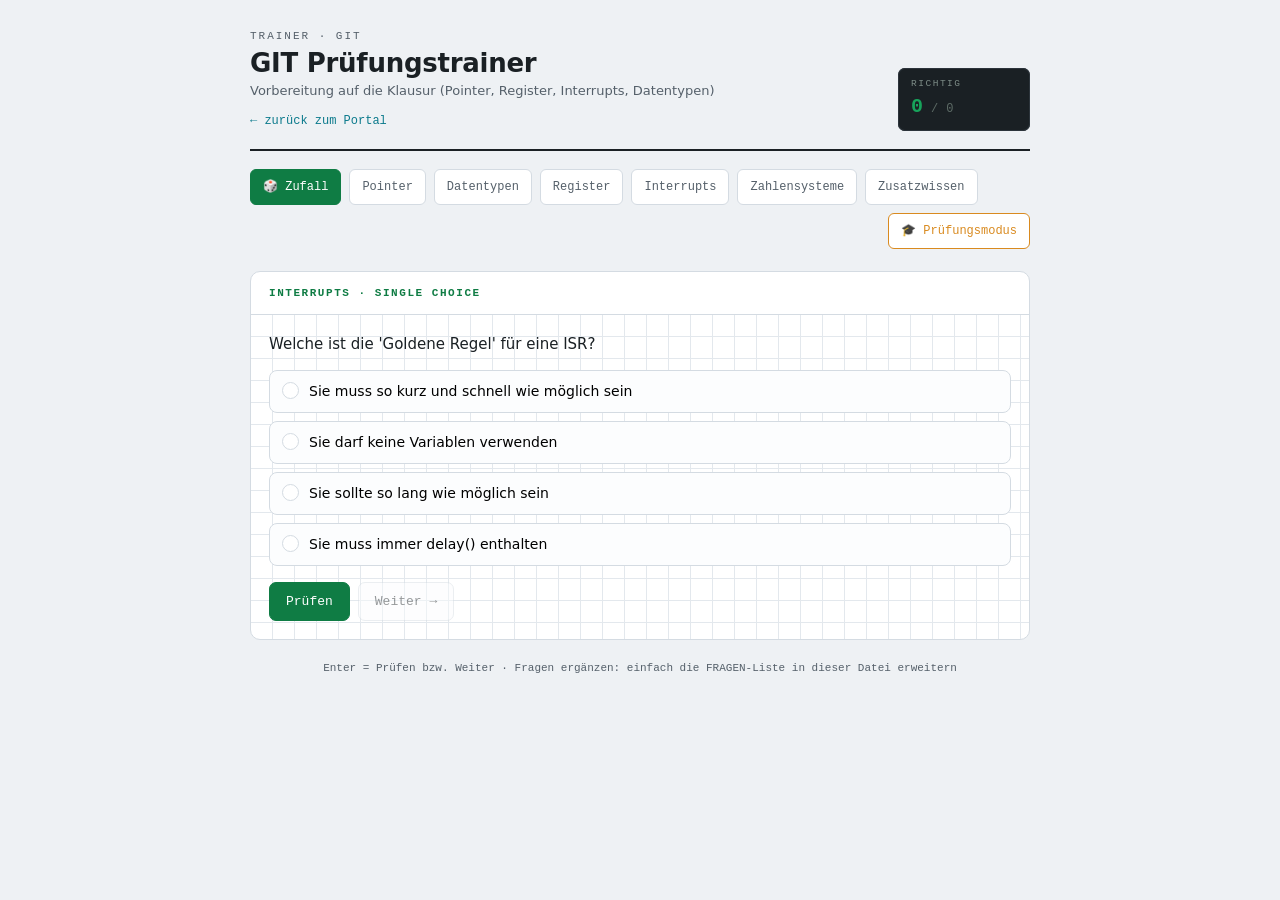
<file: trainer/GIT_Pruefungstrainer.html>
<!doctype html>
<html lang="de">
  <head>
    <meta charset="UTF-8" />
    <meta name="viewport" content="width=device-width, initial-scale=1.0" />
    <title>GIT Prüfungstrainer</title>
    <!-- ============================================================
     TRAINER-GRUNDGERÜST für die Studiensammlung
     ============================================================
     So baust du daraus einen neuen Trainer:

     1. Diese Datei kopieren und umbenennen (z. B. mikrocontroller-trainer.html)
     2. Unten im Abschnitt »① EINSTELLUNGEN« Titel/Untertitel eintragen
     3. Im Abschnitt »② FRAGEN« deine Fragen ergänzen — für jeden der
        vier Typen (wahl, multi, zahl, text) steht ein Beispiel da.
        Einfach kopieren, Inhalte tauschen, fertig.
     4. Hochladen: im Portal anmelden → »+ Trainer hochladen«
        (oder Datei in trainer/ legen und in manifest.json eintragen)

     Alles andere (Auswertung, Kategorien, Prüfungsmodus, Score)
     funktioniert von selbst. HTML in Fragetexten ist erlaubt,
     z. B. <b>fett</b>, U<sub>BE</sub>, x<sup>2</sup>, <code>Code</code>.
     ============================================================ -->
    <style>
      :root {
        --paper: #eef1f4;
        --panel: #ffffff;
        --ink: #1a2024;
        --ink-soft: #55606a;
        --line: #d4dbe2;
        --grid: #e3e8ed;
        --trace: #17a35b;
        --trace-dk: #0f7c44;
        --teal: #0b7a8c;
        --amber: #d98a1f;
        --amber-bg: #fcf3e2;
        --red: #d6453d;
        --red-bg: #fbeae9;
        --green-bg: #e6f6ee;
        --mono:
          "JetBrains Mono", ui-monospace, "SF Mono", Menlo, Consolas,
          "Liberation Mono", monospace;
        --sans:
          ui-sans-serif, system-ui, "Segoe UI", Roboto, Helvetica, Arial,
          sans-serif;
      }
      * {
        box-sizing: border-box;
      }
      html,
      body {
        margin: 0;
        padding: 0;
      }
      body {
        background: var(--paper);
        color: var(--ink);
        font-family: var(--sans);
        line-height: 1.5;
        -webkit-font-smoothing: antialiased;
        padding: 0 16px 64px;
      }
      .wrap {
        max-width: 780px;
        margin: 0 auto;
      }
      button {
        font: inherit;
      }
      :focus-visible {
        outline: 2px solid var(--teal);
        outline-offset: 2px;
      }

      /* ---------- Kopf ---------- */
      header {
        display: flex;
        align-items: flex-end;
        justify-content: space-between;
        gap: 16px;
        flex-wrap: wrap;
        padding: 28px 0 18px;
        border-bottom: 2px solid var(--ink);
      }
      .brand .eyebrow {
        font-family: var(--mono);
        font-size: 11px;
        letter-spacing: 0.18em;
        text-transform: uppercase;
        color: var(--ink-soft);
        margin: 0 0 4px;
      }
      .brand h1 {
        margin: 0;
        font-size: 26px;
        font-weight: 800;
        letter-spacing: -0.01em;
        line-height: 1.1;
      }
      .brand .sub {
        font-size: 13px;
        color: var(--ink-soft);
        margin-top: 4px;
      }
      .navlink {
        font-family: var(--mono);
        font-size: 12px;
        color: var(--teal);
        text-decoration: none;
      }
      .navlink:hover {
        text-decoration: underline;
      }

      .readout {
        font-family: var(--mono);
        background: var(--ink);
        color: var(--trace);
        border-radius: 7px;
        padding: 9px 13px;
        min-width: 132px;
        box-shadow: inset 0 0 0 1px #2c343b;
      }
      .readout .rlabel {
        font-size: 9.5px;
        letter-spacing: 0.16em;
        text-transform: uppercase;
        color: #7c8b86;
        display: block;
      }
      .readout .rval {
        font-size: 20px;
        font-weight: 700;
        letter-spacing: 0.02em;
      }
      .readout .rval small {
        font-size: 12px;
        color: #5d6b66;
        font-weight: 400;
      }

      /* ---------- Kategorien & Modus ---------- */
      nav {
        display: flex;
        gap: 8px;
        flex-wrap: wrap;
        margin: 18px 0 22px;
        align-items: center;
      }
      .cat {
        font-family: var(--mono);
        font-size: 12px;
        background: var(--panel);
        border: 1px solid var(--line);
        color: var(--ink-soft);
        padding: 8px 12px;
        border-radius: 6px;
        cursor: pointer;
        transition: 0.12s;
      }
      .cat:hover {
        border-color: var(--ink-soft);
        color: var(--ink);
      }
      .cat[aria-pressed="true"] {
        background: var(--ink);
        border-color: var(--ink);
        color: #fff;
      }
      .cat.rng[aria-pressed="true"] {
        background: var(--trace-dk);
        border-color: var(--trace-dk);
      }
      .cat.pruefung {
        margin-left: auto;
        border-color: var(--amber);
        color: var(--amber);
      }
      .cat.pruefung:hover {
        background: var(--amber-bg);
      }

      /* ---------- Aufgaben-Karte ---------- */
      .card {
        background: var(--panel);
        border: 1px solid var(--line);
        border-radius: 10px;
        overflow: hidden;
      }
      .card .head {
        display: flex;
        align-items: center;
        justify-content: space-between;
        gap: 10px;
        padding: 13px 18px;
        border-bottom: 1px solid var(--line);
      }
      .card .head .tag {
        font-family: var(--mono);
        font-size: 11px;
        letter-spacing: 0.14em;
        text-transform: uppercase;
        color: var(--trace-dk);
        font-weight: 700;
      }
      .card .head .fortschritt {
        font-family: var(--mono);
        font-size: 11px;
        color: var(--ink-soft);
      }
      .card .body {
        padding: 18px;
        background-image:
          linear-gradient(var(--grid) 1px, transparent 1px),
          linear-gradient(90deg, var(--grid) 1px, transparent 1px);
        background-size: 22px 22px;
        background-position: -1px -1px;
      }
      .prompt {
        font-size: 15px;
        margin: 0 0 14px;
      }
      .prompt code {
        font-family: var(--mono);
        font-size: 0.92em;
        background: #f2f6f8;
        border: 1px solid var(--grid);
        border-radius: 4px;
        padding: 1px 4px;
      }

      .given {
        display: flex;
        flex-wrap: wrap;
        gap: 6px 8px;
        margin: 0 0 16px;
      }
      .chip {
        font-family: var(--mono);
        font-size: 12.5px;
        background: #f3f6f8;
        border: 1px solid var(--line);
        border-radius: 5px;
        padding: 4px 9px;
        white-space: nowrap;
      }
      .chip b {
        color: var(--trace-dk);
      }

      /* Antwort-Optionen (wahl / multi) */
      .opts {
        display: flex;
        flex-direction: column;
        gap: 8px;
        margin-bottom: 8px;
      }
      .opt {
        display: flex;
        gap: 10px;
        align-items: flex-start;
        text-align: left;
        background: #fcfdfe;
        border: 1.5px solid var(--line);
        border-radius: 8px;
        padding: 10px 12px;
        cursor: pointer;
        transition: 0.12s;
        font-size: 14px;
        width: 100%;
      }
      .opt:hover {
        border-color: var(--ink-soft);
      }
      .opt .kasten {
        flex: 0 0 auto;
        width: 17px;
        height: 17px;
        margin-top: 1px;
        border: 1.5px solid var(--line);
        border-radius: 4px;
        background: #fff;
        position: relative;
      }
      .opt.rund .kasten {
        border-radius: 50%;
      }
      .opt[aria-pressed="true"] {
        border-color: var(--teal);
        background: #f0f8fa;
      }
      .opt[aria-pressed="true"] .kasten {
        border-color: var(--teal);
        background: var(--teal);
      }
      .opt.ok {
        border-color: var(--trace);
        background: var(--green-bg);
      }
      .opt.ok .kasten {
        border-color: var(--trace);
        background: var(--trace);
      }
      .opt.bad {
        border-color: var(--red);
        background: var(--red-bg);
      }
      .opt.bad .kasten {
        border-color: var(--red);
        background: var(--red);
      }
      .opt:disabled {
        cursor: default;
        opacity: 0.92;
      }

      /* Eingabefelder (zahl / text) */
      .fields {
        display: flex;
        flex-direction: column;
        gap: 11px;
        margin-bottom: 8px;
      }
      .field {
        display: flex;
        align-items: center;
        gap: 10px;
        flex-wrap: wrap;
      }
      .field label {
        font-family: var(--mono);
        font-size: 14px;
        min-width: 58px;
        font-weight: 600;
      }
      .field .eq {
        color: var(--ink-soft);
        font-family: var(--mono);
      }
      .field .einheit {
        font-family: var(--mono);
        font-size: 13px;
        color: var(--ink-soft);
      }
      .cell {
        font-family: var(--mono);
        font-size: 15px;
        width: 150px;
        padding: 8px 10px;
        border: 1.5px solid var(--line);
        border-radius: 6px;
        background: #fcfdfe;
        color: var(--ink);
        transition: 0.12s;
      }
      .cell.breit {
        width: min(420px, 100%);
      }
      .cell:focus {
        outline: none;
        border-color: var(--trace);
        box-shadow: 0 0 0 3px rgba(23, 163, 91, 0.13);
      }
      .cell.ok {
        border-color: var(--trace);
        background: var(--green-bg);
      }
      .cell.bad {
        border-color: var(--red);
        background: var(--red-bg);
      }
      .soll {
        font-family: var(--mono);
        font-size: 12.5px;
        color: var(--trace-dk);
      }

      /* Auswertung */
      .feedback {
        margin-top: 14px;
        border-radius: 8px;
        padding: 11px 13px;
        font-size: 13.5px;
        display: none;
      }
      .feedback.zeigen {
        display: block;
      }
      .feedback.gut {
        background: var(--green-bg);
        border: 1px solid #bfe6d0;
      }
      .feedback.schlecht {
        background: var(--red-bg);
        border: 1px solid #eccfcd;
      }
      .feedback .fb-titel {
        font-family: var(--mono);
        font-size: 11px;
        letter-spacing: 0.14em;
        text-transform: uppercase;
        font-weight: 700;
        margin-bottom: 4px;
      }
      .feedback.gut .fb-titel {
        color: var(--trace-dk);
      }
      .feedback.schlecht .fb-titel {
        color: var(--red);
      }
      .rechenweg {
        margin: 8px 0 0;
        padding: 0;
        list-style: none;
        font-family: var(--mono);
        font-size: 12.5px;
      }
      .rechenweg li {
        display: flex;
        justify-content: space-between;
        gap: 12px;
        padding: 3px 0;
        border-bottom: 1px dashed var(--grid);
      }
      .rechenweg li span:last-child {
        color: var(--trace-dk);
        white-space: nowrap;
        font-weight: 700;
      }

      /* Aktionen */
      .aktionen {
        display: flex;
        gap: 8px;
        margin-top: 16px;
      }
      .btn {
        font-family: var(--mono);
        font-size: 13px;
        border: 1px solid var(--line);
        background: #fbfcfd;
        color: var(--ink);
        padding: 9px 16px;
        border-radius: 7px;
        cursor: pointer;
        transition: 0.12s;
      }
      .btn:hover {
        border-color: #b9c2cc;
      }
      .btn.primaer {
        background: var(--trace-dk);
        border-color: var(--trace-dk);
        color: #fff;
      }
      .btn.primaer:hover {
        background: var(--trace);
      }
      .btn:disabled {
        opacity: 0.45;
        cursor: not-allowed;
      }

      /* Prüfungs-Ergebnis */
      .ergebnis h2 {
        margin: 0 0 4px;
        font-size: 20px;
      }
      .ergebnis .quote {
        font-family: var(--mono);
        font-size: 34px;
        font-weight: 800;
        margin: 8px 0 2px;
      }
      .ergebnis .quote.gut {
        color: var(--trace-dk);
      }
      .ergebnis .quote.mittel {
        color: var(--amber);
      }
      .ergebnis .quote.schlecht {
        color: var(--red);
      }
      .fehlerliste {
        margin-top: 16px;
        display: flex;
        flex-direction: column;
        gap: 10px;
      }
      .fehlerliste .fitem {
        border: 1px solid #eccfcd;
        background: var(--red-bg);
        border-radius: 8px;
        padding: 10px 12px;
        font-size: 13.5px;
      }
      .fehlerliste .fitem .ff {
        font-weight: 700;
        margin-bottom: 3px;
      }
      .fehlerliste .fitem .fr {
        font-family: var(--mono);
        font-size: 12.5px;
        color: var(--trace-dk);
      }

      footer {
        margin-top: 20px;
        font-family: var(--mono);
        font-size: 11px;
        color: var(--ink-soft);
        text-align: center;
      }
    </style>
  </head>
  <body>
    <div class="wrap">
      <header>
        <div class="brand">
          <p class="eyebrow" id="hdEyebrow"></p>
          <h1 id="hdTitel"></h1>
          <div class="sub" id="hdSub"></div>
          <div style="margin-top: 6px">
            <a class="navlink" href="../index.html">← zurück zum Portal</a>
          </div>
        </div>
        <div class="readout">
          <span class="rlabel" id="scoreLabel">Richtig</span>
          <span class="rval"
            ><span id="scoreVal">0</span><small id="scoreVon"> / 0</small></span
          >
        </div>
      </header>

      <nav id="nav" aria-label="Kategorien"></nav>

      <div class="card">
        <div class="head">
          <span class="tag" id="qTag">–</span>
          <span class="fortschritt" id="qFortschritt"></span>
        </div>
        <div class="body" id="qBody"></div>
      </div>

      <footer>
        Enter = Prüfen bzw. Weiter · Fragen ergänzen: einfach die FRAGEN-Liste
        in dieser Datei erweitern
      </footer>
    </div>

    <script>
      /* ============================================================
         ① EINSTELLUNGEN — hier Titel & Co. anpassen
         ============================================================ */
      const TRAINER = {
        eyebrow:    "Trainer · GIT",
        titel:      "GIT Prüfungstrainer",
        untertitel: "Vorbereitung auf die Klausur (Pointer, Register, Interrupts, Datentypen)",
        pruefungsFragen: 10,   // Anzahl Fragen im Prüfungsmodus
      };

      /* ============================================================
         ② FRAGEN — hier deine Fragen eintragen
         ============================================================
         Jede Frage ist ein Objekt { ... }. Vier Typen stehen bereit:

         typ:"wahl"   → genau EINE Antwort ist richtig (richtig: Index, 0-basiert)
         typ:"multi"  → MEHRERE Antworten richtig       (richtig: [Indizes])
         typ:"zahl"   → Zahlenwerte eintippen, mit Toleranz & Einheit
                        (Komma ODER Punkt als Dezimaltrenner erlaubt)
                        Kurzform erlaubt:  richtig: 255   statt felder:[…]
                        (optional dazu: einheit, toleranz, dezimalen, label)
         typ:"text"   → Freitext; akzeptiert = Liste gültiger Antworten
                        (Groß-/Kleinschreibung egal)
                        Kurzform erlaubt:  richtig: "volatile"

         ACHTUNG bei C-Code in Fragetexten: << als &lt;&lt; schreiben,
         sonst hält der Browser  (1<<PB5)  für einen HTML-Tag!
         Also z. B.:  "PORTB |= (1&lt;&lt;PB5);"

         Optional bei allen: kategorie (für die Filter-Buttons oben)
         und erklaerung (wird nach dem Prüfen angezeigt).
         Bei "zahl" zusätzlich: gegeben (Werte-Chips) und
         rechenweg (Schritt-für-Schritt-Lösung als [Formel, Ergebnis]).

         PROFI-TIPP: Statt eines Objekts darf auch eine FUNKTION in der
         Liste stehen, die ein Frage-Objekt zurückgibt — damit kannst du
         Zufallswerte erzeugen (unendlich viele Übungsvarianten), genau
         wie im Antestat-Trainer. Beispiel ganz unten in der Liste.
         ============================================================ */
      const FRAGEN = [
        /* ---------- Pointer ---------- */
        { typ:"wahl", kategorie:"Pointer",
          frage:"Was speichert eine Zeigervariable (Pointer)?",
          antworten:["Einen Buchstaben","Den Variablennamen","Die Speicheradresse einer anderen Variable","Einen festen Zahlenwert"],
          richtig:2,
          erklaerung:"Ein Zeiger zeigt auf den Speicherort einer Variablen, speichert also deren Adresse." },
        { typ:"wahl", kategorie:"Pointer",
          frage:"Welcher Operator wird verwendet, um die Speicheradresse einer Variablen zu ermitteln (Adress-Operator)?",
          antworten:["&amp;","*","%","->"], richtig:0 },
        { typ:"wahl", kategorie:"Pointer",
          frage:"Welcher Operator wird zur Dereferenzierung genutzt (Zugriff auf den Wert an der Speicheradresse)?",
          antworten:["&amp;","%","->","*"], richtig:3 },
        { typ:"zahl", kategorie:"Pointer",
          frage:"Gegeben ist der Code:<br><code>int n = 5;<br>int *p = &amp;n;<br>*p = 10;</code><br>Welchen Wert hat <code>n</code> nach Ausführung?",
          richtig:10,
          erklaerung:"Durch *p = 10 wird der Wert an der Adresse von n auf 10 geändert." },
        { typ:"wahl", kategorie:"Pointer",
          frage:"Was passiert bei der Zeigerarithmetik <code>p++</code>, wenn <code>p</code> ein Pointer auf einen 16-Bit Integer ist?",
          antworten:["Die Adresse erhöht sich um 1 Byte","Der gespeicherte Wert wird um 1 erhöht","Die Adresse erhöht sich um 2 Byte","Der Zeiger wird gelöscht"],
          richtig:2,
          erklaerung:"Beim Erhöhen eines Zeigers wächst die Adresse um die Größe des Datentyps, auf den er zeigt. Ein 16-Bit Integer belegt 2 Byte." },
        () => {
          // Generator: Zeigerarithmetik mit Zufallswerten
          const groessen = [1, 2, 4];
          const size = groessen[Math.floor(Math.random() * groessen.length)];
          const n = 1 + Math.floor(Math.random() * 3); // 1…3
          const baseDec = 0x0100 + Math.floor(Math.random() * 0x0700); // Adresse im Bereich 0x0100–0x07FF
          const base = "0x" + baseDec.toString(16).toUpperCase().padStart(4, '0');
          const resultDec = baseDec + size * n;
          const result = "0x" + resultDec.toString(16).toUpperCase().padStart(4, '0');
          const typName = size === 1 ? "char (1 Byte)" : size === 2 ? "int (2 Byte)" : "long (4 Byte)";
          return {
            typ: "text",
            kategorie: "Pointer",
            frage: `Ein Zeiger <code>p</code> zeigt auf die Adresse ${base} und verweist auf einen Datentyp vom Typ ${typName}. Welche Adresse hat <code>p</code> nach der Operation <code>p += ${n};</code>? (Format: 0x...)`,
            richtig: result,
            erklaerung: `Der Zeiger springt um ${n} × ${size} Byte = ${n * size} Byte weiter.<br>${base} + ${n * size} Byte = ${result}.`
          };
        },

        /* ---------- Datentypen & Speicherorte ---------- */
        { typ:"text", kategorie:"Datentypen",
          frage:"Welches Schlüsselwort zwingt den Compiler, eine Variable immer neu aus dem RAM zu lesen (wichtig bei Interrupts)?",
          richtig:"volatile" },
        { typ:"wahl", kategorie:"Datentypen",
          frage:"Was bedeutet das Qualifizierungsmerkmal <code>const</code>?",
          antworten:["Die Variable ist global verfügbar","Die Variable darf nur in ISRs verwendet werden","Der Wert der Variable kann nach der Initialisierung nicht mehr verändert werden","Die Variable wird konstant im SRAM gespeichert"],
          richtig:2,
          erklaerung:"const-Werte sind unveränderlich und werden platzsparend im Flash-Speicher (Programmspeicher) abgelegt." },
        { typ:"wahl", kategorie:"Datentypen",
          frage:"Was ist die Besonderheit einer statischen Variable (<code>static</code>) im Vergleich zu einer normalen lokalen Variable?",
          antworten:["Sie wird im Flash-Speicher abgelegt","Ihr Wert bleibt auch nach Verlassen der Funktion erhalten (liegt im RAM)","Sie ist nur innerhalb einer ISR gültig","Sie kann nur einmal gelesen werden"],
          richtig:1,
          erklaerung:"Statische Variablen verhalten sich wie lokale Variablen (Sichtbarkeit nur in der Funktion), aber ihr Wert bleibt erhalten, da sie im RAM statt auf dem Stack liegen." },
        { typ:"wahl", kategorie:"Datentypen",
          frage:"Wofür wird der Qualifizierer <code>register</code> verwendet?",
          antworten:["Um eine Variable im Flash abzulegen","Um zu versuchen, die Variable für maximalen Speed direkt in einem CPU-Register abzulegen","Um eine Variable vor Interrupts zu schützen","Um eine Variable konstant zu machen"],
          richtig:1 },
        { typ:"text", kategorie:"Datentypen",
          frage:"Wo werden lokale Variablen einer Funktion normalerweise gespeichert?",
          richtig:"Stack" },
        { typ:"wahl", kategorie:"Datentypen",
          frage:"In welchem Speicher wird der Programmcode (z.B. auch const-Daten) eines Mikrocontrollers abgelegt?",
          antworten:["Flash-Speicher (Programmspeicher)","SRAM","EEPROM","Stack"], richtig:0 },

        /* ---------- Register & Pin-Konfiguration ---------- */
        { typ:"wahl", kategorie:"Register",
          frage:"Was bewirkt der Ausdruck <code>PORTB |= (1&lt;&lt;PB5);</code>?",
          antworten:["Löscht Bit 5 in PORTB","Macht PB5 zu einem Eingang","Schaltet alle Pins an Port B auf 1","Setzt Bit 5 in PORTB auf 1"],
          richtig:3,
          erklaerung:"|= ist die ODER-Zuweisung zum Setzen einzelner Bits." },
        { typ:"wahl", kategorie:"Register",
          frage:"Was bewirkt der Ausdruck <code>DDRB &amp;= ~(1&lt;&lt;PB0);</code>?",
          antworten:["Macht PB0 zu einem Ausgang","Macht PB0 zu einem Eingang (Bit auf 0)","Setzt den internen Pull-Up für PB0","Löscht alle Bits in DDRB"],
          richtig:1,
          erklaerung:"&amp;= ~ löscht spezifische Bits (setzt sie auf 0). Eine 0 im DDRx macht den Pin zum Eingang." },
        { typ:"text", kategorie:"Register",
          frage:"Wie heißt das Register zur Festlegung der Datenrichtung (Eingang/Ausgang) an Port D?",
          richtig:"DDRD" },
        { typ:"wahl", kategorie:"Register",
          frage:"Wie aktiviert man den internen Pull-Up-Widerstand an PB2 (vorausgesetzt PB2 ist als Eingang konfiguriert)?",
          antworten:["DDRB |= (1&lt;&lt;PB2);","PINB |= (1&lt;&lt;PB2);","PORTB |= (1&lt;&lt;PB2);","PORTB &amp;= ~(1&lt;&lt;PB2);"],
          richtig:2 },
        { typ:"wahl", kategorie:"Register",
          frage:"Über welches Register wird der Zustand (HIGH/LOW) eines als Eingang konfigurierten Pins eingelesen?",
          antworten:["PINx","PORTx","DDRx","SREG"], richtig:0 },
        { typ:"wahl", kategorie:"Register",
          frage:"Was bewirkt der Ausdruck <code>if (PINB &amp; (1&lt;&lt;PB0))</code>?",
          antworten:["Er setzt PB0 auf 1","Er fragt ab, ob der Taster/Pin PB0 HIGH (1) ist","Er macht PB0 zum Eingang","Er löscht PB0"],
          richtig:1,
          erklaerung:"Ein bitweises UND prüft, ob das jeweilige Bit (hier PB0) im PINB-Register gesetzt ist." },
        { typ:"multi", kategorie:"Register",
          frage:"Welche der folgenden Hex-Werte erzeugen laut Übersicht ein Wechselblinklicht-Muster (abwechselnd LEDs an/aus)?",
          antworten:["0xAA","0xFF","0x55","0x00"],
          richtig:[0,2],
          erklaerung:"0xAA (10101010) und 0x55 (01010101) sind die beiden alternierenden Muster. 0xFF schaltet alle LEDs an, 0x00 alle aus." },
        () => {
          // Generator: Bitmuster an einem Port auswerten (LED-Ansteuerung)
          const dezimal = Math.floor(Math.random() * 256);
          const hex = "0x" + dezimal.toString(16).toUpperCase().padStart(2, '0');
          const bin = dezimal.toString(2).padStart(8, '0');
          const anzahl = bin.split('').filter(b => b === '1').length;
          const ports = ["B", "C", "D"];
          const port = ports[Math.floor(Math.random() * ports.length)];
          return {
            typ: "zahl",
            kategorie: "Register",
            frage: `An Port ${port} hängen 8 LEDs. Das Register <code>PORT${port}</code> hat den Wert ${hex} (binär: ${bin}). Wie viele LEDs leuchten (wie viele Bits sind auf 1)?`,
            richtig: anzahl,
            erklaerung: `${hex} entspricht binär ${bin} → ${anzahl} gesetzte Bits (Einsen), also ${anzahl} leuchtende LEDs.`
          };
        },

        /* ---------- Interrupttechnik ---------- */
        { typ:"wahl", kategorie:"Interrupts",
          frage:"Was ist der größte Nachteil von Polling?",
          antworten:["Es funktioniert nur bei Timer-Events","Man braucht externe Hardware","Es kostet extrem viel CPU-Zeit (Ressourcen) und blockiert andere Aufgaben","Es ist sehr schwer zu programmieren"],
          richtig:2 },
        { typ:"text", kategorie:"Interrupts",
          frage:"Wie lautet die Abkürzung für die Funktion, die bei einem Interrupt aufgerufen wird (Interrupt Service Routine)?",
          richtig:"ISR" },
        { typ:"wahl", kategorie:"Interrupts",
          frage:"Welche ist die 'Goldene Regel' für eine ISR?",
          antworten:["Sie muss so kurz und schnell wie möglich sein","Sie sollte so lang wie möglich sein","Sie darf keine Variablen verwenden","Sie muss immer delay() enthalten"],
          richtig:0 },
        { typ:"wahl", kategorie:"Interrupts",
          frage:"Warum sollte man in einer ISR auf Funktionen wie <code>delay()</code> verzichten?",
          antworten:["Weil die ISR so schnell wie möglich beendet werden muss","Weil delay() in ISRs immer das Board zerstört","Weil Timer in ISRs nicht gestoppt werden","Weil delay() nur in C++ funktioniert"],
          richtig:0 },
        { typ:"wahl", kategorie:"Interrupts",
          frage:"Welcher C-Befehl aus der avr-libc aktiviert die Interrupts global (setzt das I-Bit im SREG)?",
          antworten:["cli()","enable_irq()","start()","sei()"], richtig:3 },
        { typ:"wahl", kategorie:"Interrupts",
          frage:"Was macht die CPU direkt *bevor* sie in die ISR springt?",
          antworten:["Sie löscht den SRAM","Sie speichert die aktuelle Position (Programmzähler) ab","Sie wartet auf Tastendruck","Sie deaktiviert alle Ausgänge"],
          richtig:1 },
        { typ:"wahl", kategorie:"Interrupts",
          frage:"Welche Priorität haben Interrupts zueinander, wenn mehrere gleichzeitig auftreten?",
          antworten:["Der zuletzt aufgetretene gewinnt","Der Benutzer kann die Priorität beliebig vergeben","Die mit der niedrigeren Vektor-Adresse haben Vorrang (RESET ist am höchsten)","Sie haben alle dieselbe Priorität"],
          richtig:2 },
        { typ:"wahl", kategorie:"Interrupts",
          frage:"Was ist laut Übersicht der erste Schritt, um einen Pin-Change-Interrupt zu aktivieren?",
          antworten:["Das I-Bit im SREG mit sei() setzen","Die ISR-Funktion definieren","Die passende Port-Gruppe im PCICR aktivieren","Die einzelnen Pins im PCMSKx maskieren"],
          richtig:2,
          erklaerung:"Reihenfolge: 1. PCICR (Port-Gruppe aktivieren) 2. PCMSKx (Pins maskieren) 3. ISR definieren 4. sei() global freigeben." },
        { typ:"text", kategorie:"Interrupts",
          frage:"Welches Register legt fest, welche einzelnen Pins innerhalb einer aktivierten Port-Gruppe einen Pin-Change-Interrupt auslösen dürfen?",
          richtig:"PCMSKx", akzeptiert:["PCMSKx","PCMSK"] },

        /* ---------- Zahlensysteme ---------- */
        { typ:"text", kategorie:"Zahlensysteme",
          frage:"Wie lautet der Hexadezimalwert für die binäre Zahl 1111 1111? (Format: 0x...)",
          richtig:"0xFF" },
        { typ:"text", kategorie:"Zahlensysteme",
          frage:"Wie lautet der binäre Wert von 0x0A (4 Bit, z.B. 0101)?",
          richtig:"1010" },
        () => {
          // Generator: Hex → Binär mit Zufallswerten
          const dezimal = Math.floor(Math.random() * 256);
          const hex = "0x" + dezimal.toString(16).toUpperCase().padStart(2, '0');
          const bin = dezimal.toString(2).padStart(8, '0');
          const binFormat = bin.slice(0, 4) + " " + bin.slice(4);
          const ziffer1 = hex[2], ziffer2 = hex[3];
          return {
            typ: "text",
            kategorie: "Zahlensysteme",
            frage: `Wie lautet der binäre Wert (8 Bit, mit führenden Nullen) von ${hex}?`,
            richtig: binFormat,
            akzeptiert: [binFormat, bin],
            erklaerung: `Jede Hex-Ziffer ergibt 4 Bit: <br>
                         ${ziffer1} = ${parseInt(ziffer1, 16).toString(2).padStart(4, '0')} <br>
                         ${ziffer2} = ${parseInt(ziffer2, 16).toString(2).padStart(4, '0')} <br>
                         Ergebnis: ${binFormat}`
          };
        },
        () => {
          // 1. Erzeuge eine Zufallszahl zwischen 0 und 255 (für 8 Bit)
          const dezimal = Math.floor(Math.random() * 256);

          // 2. Erzeuge den Binär-String (mit Nullen links aufgefüllt auf 8 Stellen)
          const bin = dezimal.toString(2).padStart(8, '0');

          // 3. Formatiere den Binärstring mit Leerzeichen in der Mitte (z.B. "0010 0000")
          const binFormat = bin.slice(0, 4) + " " + bin.slice(4);

          // 4. Erzeuge den Hex-String (Großbuchstaben, mit Nullen links auf 2 Stellen aufgefüllt)
          const hex = "0x" + dezimal.toString(16).toUpperCase().padStart(2, '0');

          // 5. Gib das fertige Fragen-Objekt zurück
          return {
            typ: "text",
            kategorie: "Zahlensysteme",
            frage: `Wie lautet der Hexadezimalwert für die binäre Zahl ${binFormat}? (Format: 0x...)`,
            richtig: hex,
            erklaerung: `Binär in Hex geht so: 4 Bits ergeben eine Hex-Ziffer. <br>
                         Linker Block: ${bin.slice(0, 4)} = ${parseInt(bin.slice(0, 4), 2).toString(16).toUpperCase()} <br>
                         Rechter Block: ${bin.slice(4)} = ${parseInt(bin.slice(4), 2).toString(16).toUpperCase()} <br>
                         Ergebnis: ${hex}`
          };
        },

        /* ---------- Zusatzwissen (nicht Teil der Übersicht, ggf. aus der Vorlesung) ---------- */
        { typ:"wahl", kategorie:"Zusatzwissen",
          frage:"Welche Speicherarchitektur verwendet getrennte Speicher und Busse für Daten und Programmcode?",
          antworten:["Von-Neumann-Architektur","Turing-Architektur","CISC-Architektur","Harvard-Architektur"], richtig:3,
          erklaerung:"Zusatzwissen – steht nicht in deiner Übersicht, kann aber in der Vorlesung Thema gewesen sein." },
        { typ:"wahl", kategorie:"Zusatzwissen",
          frage:"Was ist ein Vorteil der Von-Neumann-Architektur?",
          antworten:["Gleichzeitiger Zugriff auf Daten und Code","Höhere Geschwindigkeit","Absolut sicherer Speicher","Einfacherer Aufbau durch gemeinsamen Bus"],
          richtig:3,
          erklaerung:"Zusatzwissen – steht nicht in deiner Übersicht." },
        { typ:"wahl", kategorie:"Zusatzwissen",
          frage:"In welchem Speicher legt der ATmega328p üblicherweise das auszuführende Programm ab?",
          antworten:["SRAM","EEPROM","Register","Flash"], richtig:3,
          erklaerung:"Zusatzwissen – die Übersicht nennt das Prinzip (const → Flash) allgemein, aber nicht den konkreten Chip ATmega328p." },
        { typ:"text", kategorie:"Zusatzwissen",
          frage:"Wofür steht MSB?",
          richtig:"Most Significant Bit",
          erklaerung:"Zusatzwissen – steht nicht in deiner Übersicht." },
        { typ:"text", kategorie:"Zusatzwissen",
          frage:"Wofür steht LSB?",
          richtig:"Least Significant Bit",
          erklaerung:"Zusatzwissen – steht nicht in deiner Übersicht." },
        { typ:"zahl", kategorie:"Zusatzwissen",
          frage:"Welchen Wert (0 oder 1) hat das MSB bei einer negativen Binärzahl (im Zweierkomplement)?",
          richtig:1,
          erklaerung:"Zusatzwissen – Zweierkomplement wird in deiner Übersicht nicht behandelt." },
        { typ:"wahl", kategorie:"Zusatzwissen",
          frage:"Wie wird eine negative Zahl im Binärsystem meist im Mikrocontroller dargestellt?",
          antworten:["Mit einem Minuszeichen davor","Als Einerkomplement","Gar nicht","Als Zweierkomplement"], richtig:3,
          erklaerung:"Zusatzwissen – steht nicht in deiner Übersicht." },
        { typ:"multi", kategorie:"Zusatzwissen",
          frage:"Welche der folgenden Komponenten sind Teil einer CPU (nicht der Peripherie)?",
          antworten:["Rechenwerk (ALU)","Flash-Speicher","Steuerwerk","A/D-Wandler","Register"],
          richtig:[0,2,4],
          erklaerung:"Zusatzwissen – Flash und ADC gehören zur Peripherie des Mikrocontrollers, nicht zur reinen CPU. Steht nicht in deiner Übersicht." },
        { typ:"wahl", kategorie:"Zusatzwissen",
          frage:"Welcher Datentyp aus <code>stdint.h</code> beschreibt einen vorzeichenlosen 8-Bit Integer?",
          antworten:["int8_t","char8","byte_t","uint8_t"], richtig:3,
          erklaerung:"Zusatzwissen – stdint.h-Typen stehen nicht in deiner Übersicht." },
        { typ:"zahl", kategorie:"Zusatzwissen",
          frage:"Was ist der maximale Wert einer <code>uint8_t</code> Variablen?",
          richtig:255,
          erklaerung:"Zusatzwissen – steht nicht in deiner Übersicht." },
        { typ:"text", kategorie:"Zusatzwissen",
          frage:"Wie groß ist der Flash-Speicher des ATmega328p in KByte?",
          richtig:"32",
          erklaerung:"Zusatzwissen – chip-spezifischer Wert, steht nicht in deiner Übersicht." },
        { typ:"text", kategorie:"Zusatzwissen",
          frage:"Wie nennt man den internen Speicher für dauerhafte, aber änderbare Daten (z.B. Konfigurationen), der auch nach einem Stromausfall erhalten bleibt?",
          richtig:"EEPROM",
          erklaerung:"Zusatzwissen – EEPROM wird in deiner Übersicht nicht erwähnt." },
        { typ:"wahl", kategorie:"Zusatzwissen",
          frage:"Was beschreibt der Begriff 'Mikrocontroller' am besten?",
          antworten:["Ein reiner Prozessor ohne Speicher","Ein Speichermedium für Programmcode","Ein Programm zur Ansteuerung von Motoren","Ein integrierter Schaltkreis (IC), der CPU, Speicher und Peripherie (I/O, Timer, ADC) vereint"],
          richtig:3,
          erklaerung:"Zusatzwissen – eine formale Definition steht nicht in deiner Übersicht." },
      ];

      /* ============================================================
         ③ ENGINE — ab hier musst du nichts mehr anfassen
         ============================================================ */
      (function(){
        const $ = s => document.querySelector(s);
        const el = (t, c, h) => { const e = document.createElement(t); if (c) e.className = c; if (h != null) e.innerHTML = h; return e; };
        const shuffle = a => { a = a.slice(); for (let i = a.length - 1; i > 0; i--){ const j = Math.floor(Math.random() * (i + 1)); [a[i], a[j]] = [a[j], a[i]]; } return a; };
        const zahl = s => parseFloat(String(s).trim().replace(",", "."));

        /* Kopf befüllen */
        document.title = TRAINER.titel;
        $("#hdEyebrow").textContent = TRAINER.eyebrow;
        $("#hdTitel").textContent = TRAINER.titel;
        $("#hdSub").textContent = TRAINER.untertitel;

        /* Fragenpool: Funktionen bleiben Funktionen (Generatoren), Objekte wie sie sind */
        const POOL = FRAGEN.filter(Boolean);
        const frageHolen = eintrag => normalisieren(typeof eintrag === "function" ? eintrag() : eintrag);
        // Kurzformen erlauben: typ:"zahl" darf statt felder:[…] einfach richtig: 255 haben
        // (optional dazu: einheit, toleranz, dezimalen, label)
        function normalisieren(f){
          if (f.typ === "zahl" && !f.felder && f.richtig != null){
            const w = +f.richtig;
            f.felder = [{ label: f.label || "Wert", einheit: f.einheit || "",
                          wert: w, toleranz: f.toleranz ?? 0.001,
                          dezimalen: f.dezimalen ?? (Number.isInteger(w) ? 0 : 2) }];
          }
          return f;
        }
        const KATEGORIEN = [...new Set(POOL.map(f => frageHolen(f).kategorie || "Allgemein"))];

        const state = {
          modus: "ueben",           // "ueben" | "pruefung"
          kat: "random",
          eintrag: null, frage: null,
          beantwortet: false,
          score: { ok: 0, n: 0 }, streak: 0,
          pruefung: null,           // { liste, index, ok, falsch: [] }
          historie: [],             // zuletzt gezogene Einträge (verhindert Wiederholungen)
        };

        /* ---------- Navigation ---------- */
        function bauNav(){
          const nav = $("#nav");
          nav.innerHTML = "";
          const rng = el("button", "cat rng", "🎲 Zufall"); rng.dataset.cat = "random"; nav.appendChild(rng);
          KATEGORIEN.forEach(k => { const b = el("button", "cat", k); b.dataset.cat = k; nav.appendChild(b); });
          const pr = el("button", "cat pruefung", "🎓 Prüfungsmodus"); pr.id = "btnPruefung"; nav.appendChild(pr);
          nav.addEventListener("click", e => {
            const b = e.target.closest(".cat"); if (!b) return;
            if (b.id === "btnPruefung"){ pruefungStarten(); return; }
            state.modus = "ueben"; state.pruefung = null;
            state.kat = b.dataset.cat; state.historie = []; syncNav(); neueFrage();
          });
          syncNav();
        }
        function syncNav(){
          document.querySelectorAll("#nav .cat").forEach(b =>
            b.setAttribute("aria-pressed", state.modus === "ueben" && b.dataset.cat === state.kat ? "true" : "false"));
          $("#btnPruefung").setAttribute("aria-pressed", state.modus === "pruefung" ? "true" : "false");
        }

        /* ---------- Frage ziehen (ohne die letzten Wiederholungen) ---------- */
        function ziehen(passend){
          if (passend.length <= 1) return passend[0];
          // meide die letzten 1-2 gezogenen Fragen (je nach Poolgröße), damit
          // nichts zwei- oder dreimal hintereinander drankommt
          const meideAnzahl = Math.min(2, passend.length - 1);
          const meiden = state.historie.slice(-meideAnzahl);
          let kandidaten = passend.filter(e => !meiden.includes(e));
          if (!kandidaten.length) kandidaten = passend.filter(e => e !== state.historie[state.historie.length - 1]);
          if (!kandidaten.length) kandidaten = passend;
          return kandidaten[Math.floor(Math.random() * kandidaten.length)];
        }

        /* ---------- Frage ziehen & rendern ---------- */
        function neueFrage(){
          let eintrag;
          if (state.modus === "pruefung"){
            const p = state.pruefung;
            if (p.index >= p.liste.length){ pruefungErgebnis(); return; }
            eintrag = p.liste[p.index];
          } else {
            const passend = state.kat === "random" ? POOL
              : POOL.filter(f => (frageHolen(f).kategorie || "Allgemein") === state.kat);
            eintrag = ziehen(passend);
            state.historie.push(eintrag);
            if (state.historie.length > 5) state.historie.shift();
          }
          state.eintrag = eintrag;
          state.frage = frageHolen(eintrag);
          state.beantwortet = false;
          render(state.frage);
        }

        function render(f){
          $("#qTag").textContent = (f.kategorie || "Allgemein") + " · " + typName(f.typ);
          $("#qFortschritt").textContent = state.modus === "pruefung"
            ? `Frage ${state.pruefung.index + 1} / ${state.pruefung.liste.length}` : "";
          const b = $("#qBody");
          b.innerHTML = "";
          b.appendChild(el("p", "prompt", f.frage));

          if (f.gegeben && f.gegeben.length){
            const g = el("div", "given");
            f.gegeben.forEach(([k, v]) => g.appendChild(el("span", "chip", `<b>${k}</b> = ${v}`)));
            b.appendChild(g);
          }

          if (f.typ === "wahl" || f.typ === "multi"){
            // Antworten mischen, Original-Indizes merken
            const misch = shuffle(f.antworten.map((t, i) => ({ t, i })));
            f._misch = misch;
            const box = el("div", "opts");
            misch.forEach((o, pos) => {
              const btn = el("button", "opt" + (f.typ === "wahl" ? " rund" : ""), `<span class="kasten"></span><span>${o.t}</span>`);
              btn.dataset.pos = pos;
              btn.setAttribute("aria-pressed", "false");
              btn.addEventListener("click", () => {
                if (state.beantwortet) return;
                if (f.typ === "wahl") box.querySelectorAll(".opt").forEach(x => x.setAttribute("aria-pressed", "false"));
                btn.setAttribute("aria-pressed", btn.getAttribute("aria-pressed") === "true" ? "false" : "true");
              });
              box.appendChild(btn);
            });
            b.appendChild(box);
          }

          if (f.typ === "zahl"){
            const fx = el("div", "fields");
            f.felder.forEach((feld, i) => {
              const row = el("div", "field");
              row.innerHTML = `<label>${feld.label}</label><span class="eq">=</span>
                <input class="cell" data-i="${i}" inputmode="decimal" autocomplete="off">
                <span class="einheit">${feld.einheit || ""}</span><span class="soll" data-soll="${i}"></span>`;
              fx.appendChild(row);
            });
            b.appendChild(fx);
            const erste = fx.querySelector("input"); if (erste) erste.focus();
          }

          if (f.typ === "text"){
            const fx = el("div", "fields");
            fx.innerHTML = `<div class="field"><input class="cell breit" data-text inputmode="text" autocomplete="off" placeholder="Antwort eintippen …"></div>`;
            b.appendChild(fx);
            fx.querySelector("input").focus();
          }

          b.appendChild(el("div", "feedback", ""));

          const akt = el("div", "aktionen");
          const pruefBtn = el("button", "btn primaer", state.modus === "pruefung" ? "Antwort übernehmen" : "Prüfen");
          pruefBtn.id = "btnPruefen";
          pruefBtn.addEventListener("click", pruefen);
          const weiter = el("button", "btn", "Weiter →");
          weiter.id = "btnWeiter";
          weiter.disabled = true;
          weiter.addEventListener("click", neueFrage);
          akt.appendChild(pruefBtn); akt.appendChild(weiter);
          b.appendChild(akt);
        }
        function typName(t){ return { wahl:"Single Choice", multi:"Mehrfachauswahl", zahl:"Berechnung", text:"Freitext" }[t] || t; }

        /* ---------- Auswerten ---------- */
        function auswerten(f){
          // liefert { korrekt, richtigText } und färbt die Eingaben ein (nur im Übungsmodus)
          const zeigen = state.modus === "ueben";
          if (f.typ === "wahl" || f.typ === "multi"){
            const soll = f.typ === "wahl" ? [f.richtig] : f.richtig.slice();
            const gewaehlt = [];
            document.querySelectorAll(".opt").forEach(btn => {
              const orig = f._misch[+btn.dataset.pos].i;
              const an = btn.getAttribute("aria-pressed") === "true";
              if (an) gewaehlt.push(orig);
              btn.disabled = true;
              if (zeigen){
                if (soll.includes(orig)) btn.classList.add("ok");
                else if (an) btn.classList.add("bad");
              }
            });
            const korrekt = soll.length === gewaehlt.length && soll.every(i => gewaehlt.includes(i));
            return { korrekt, richtigText: soll.map(i => f.antworten[i]).join(" · ") };
          }
          if (f.typ === "zahl"){
            let alleOk = true;
            const teile = [];
            document.querySelectorAll(".cell[data-i]").forEach(inp => {
              const feld = f.felder[+inp.dataset.i];
              const wert = zahl(inp.value);
              const ok = isFinite(wert) && Math.abs(wert - feld.wert) <= (feld.toleranz ?? 0.01);
              if (!ok) alleOk = false;
              inp.disabled = true;
              if (zeigen){
                inp.classList.add(ok ? "ok" : "bad");
                if (!ok){
                  const soll = document.querySelector(`[data-soll="${inp.dataset.i}"]`);
                  soll.textContent = "→ " + feld.wert.toFixed(feld.dezimalen ?? 2).replace(".", ",") + " " + (feld.einheit || "");
                }
              }
              teile.push(`${feld.label} = ${feld.wert.toFixed(feld.dezimalen ?? 2).replace(".", ",")} ${feld.einheit || ""}`);
            });
            return { korrekt: alleOk, richtigText: teile.join(" · ") };
          }
          if (f.typ === "text"){
            const inp = document.querySelector("[data-text]");
            const eingabe = (inp.value || "").trim().toLowerCase();
            // akzeptiert:[…] oder Kurzform richtig:"…" (auch als Liste) — beides erlaubt
            const gueltig = f.akzeptiert || (Array.isArray(f.richtig) ? f.richtig : [f.richtig]);
            const korrekt = gueltig.some(a => String(a).trim().toLowerCase() === eingabe);
            inp.disabled = true;
            if (zeigen) inp.classList.add(korrekt ? "ok" : "bad");
            return { korrekt, richtigText: String(gueltig[0]) };
          }
          return { korrekt: false, richtigText: "" };
        }

        function pruefen(){
          if (state.beantwortet) return;
          state.beantwortet = true;
          const f = state.frage;
          const erg = auswerten(f);

          if (state.modus === "pruefung"){
            const p = state.pruefung;
            if (erg.korrekt) p.ok++;
            else p.falsch.push({ frage: f, richtig: erg.richtigText });
            p.index++;
            $("#scoreVal").textContent = p.index;
            neueFrage();                       // sofort weiter, Feedback kommt am Ende
            return;
          }

          // Übungsmodus: Feedback + Erklärung
          state.score.n++;
          if (erg.korrekt){ state.score.ok++; state.streak++; } else { state.streak = 0; }
          scoreZeigen();
          const fb = document.querySelector(".feedback");
          fb.classList.add("zeigen", erg.korrekt ? "gut" : "schlecht");
          let html = `<div class="fb-titel">${erg.korrekt ? "Richtig" + (state.streak >= 3 ? " · Serie " + state.streak : "") : "Leider nicht"}</div>`;
          if (!erg.korrekt) html += `Richtig wäre: <b>${erg.richtigText}</b><br>`;
          if (f.rechenweg && f.rechenweg.length)
            html += `<ul class="rechenweg">${f.rechenweg.map(([l, r]) => `<li><span>${l}</span><span>${r}</span></li>`).join("")}</ul>`;
          if (f.erklaerung) html += `<div style="margin-top:6px">${f.erklaerung}</div>`;
          fb.innerHTML = html;
          $("#btnPruefen").disabled = true;
          $("#btnWeiter").disabled = false;
          $("#btnWeiter").focus();
        }

        function scoreZeigen(){
          if (state.modus === "pruefung"){
            $("#scoreLabel").textContent = "Prüfung";
            $("#scoreVal").textContent = state.pruefung.index;
            $("#scoreVon").textContent = " / " + state.pruefung.liste.length;
          } else {
            $("#scoreLabel").textContent = state.streak >= 3 ? "Serie 🔥" : "Richtig";
            $("#scoreVal").textContent = state.score.ok;
            $("#scoreVon").textContent = " / " + state.score.n;
          }
        }

        /* ---------- Prüfungsmodus ---------- */
        function ohneNachbarWiederholung(liste){
          // vertauscht Elemente, die direkt hintereinander gleich wären (z.B. bei Pool-Wiederholung)
          for (let i = 1; i < liste.length; i++){
            if (liste[i] === liste[i - 1]){
              for (let j = i + 1; j < liste.length; j++){
                if (liste[j] !== liste[i - 1] && liste[j] !== liste[i]){
                  [liste[i], liste[j]] = [liste[j], liste[i]];
                  break;
                }
              }
            }
          }
          return liste;
        }
        function pruefungStarten(){
          const n = Math.min(TRAINER.pruefungsFragen || 10, POOL.length * 2);
          // gemischt ziehen; bei wenigen Fragen dürfen Generatoren mehrfach vorkommen
          let liste = shuffle(POOL);
          while (liste.length < n) liste = liste.concat(shuffle(POOL));
          liste = ohneNachbarWiederholung(liste.slice(0, n));
          state.modus = "pruefung";
          state.pruefung = { liste, index: 0, ok: 0, falsch: [] };
          syncNav(); scoreZeigen(); neueFrage();
        }
        function pruefungErgebnis(){
          const p = state.pruefung;
          const quote = Math.round(100 * p.ok / p.liste.length);
          const klasse = quote >= 80 ? "gut" : quote >= 50 ? "mittel" : "schlecht";
          $("#qTag").textContent = "Prüfung · Ergebnis";
          $("#qFortschritt").textContent = "";
          const b = $("#qBody");
          b.innerHTML = `
            <div class="ergebnis">
              <h2>${quote >= 80 ? "Stark! 🟢" : quote >= 50 ? "Solide Basis 🟡" : "Da geht noch was 🔴"}</h2>
              <div class="quote ${klasse}">${quote} %</div>
              <div style="font-family:var(--mono);font-size:13px;color:var(--ink-soft)">${p.ok} von ${p.liste.length} richtig</div>
              ${p.falsch.length ? `<div class="fehlerliste">${p.falsch.map(x => `
                <div class="fitem">
                  <div class="ff">${x.frage.frage}</div>
                  <div class="fr">Richtig: ${x.richtig}</div>
                  ${x.frage.erklaerung ? `<div style="margin-top:4px">${x.frage.erklaerung}</div>` : ""}
                </div>`).join("")}</div>` : `<p style="margin-top:14px">Alles richtig — nichts zu wiederholen. 🎉</p>`}
              <div class="aktionen">
                <button class="btn primaer" id="btnNochmal">Neue Prüfung</button>
                <button class="btn" id="btnUeben">Zurück zum Üben</button>
              </div>
            </div>`;
          $("#btnNochmal").addEventListener("click", pruefungStarten);
          $("#btnUeben").addEventListener("click", () => {
            state.modus = "ueben"; state.pruefung = null;
            syncNav(); scoreZeigen(); neueFrage();
          });
        }

        /* ---------- Tastatur: Enter = Prüfen / Weiter ---------- */
        document.addEventListener("keydown", e => {
          if (e.key !== "Enter" || e.target.tagName === "BUTTON") return;
          const w = $("#btnWeiter");
          if (!state.beantwortet) { const p = $("#btnPruefen"); if (p && !p.disabled) p.click(); }
          else if (w && !w.disabled) w.click();
        });

        /* Los geht's */
        if (!POOL.length){
          $("#qBody").innerHTML = `<p class="prompt">Noch keine Fragen eingetragen — öffne diese Datei und fülle den Abschnitt <b>② FRAGEN</b>.</p>`;
        } else {
          bauNav(); scoreZeigen(); neueFrage();
        }
      })();
    </script>
  </body>
</html>
</file>
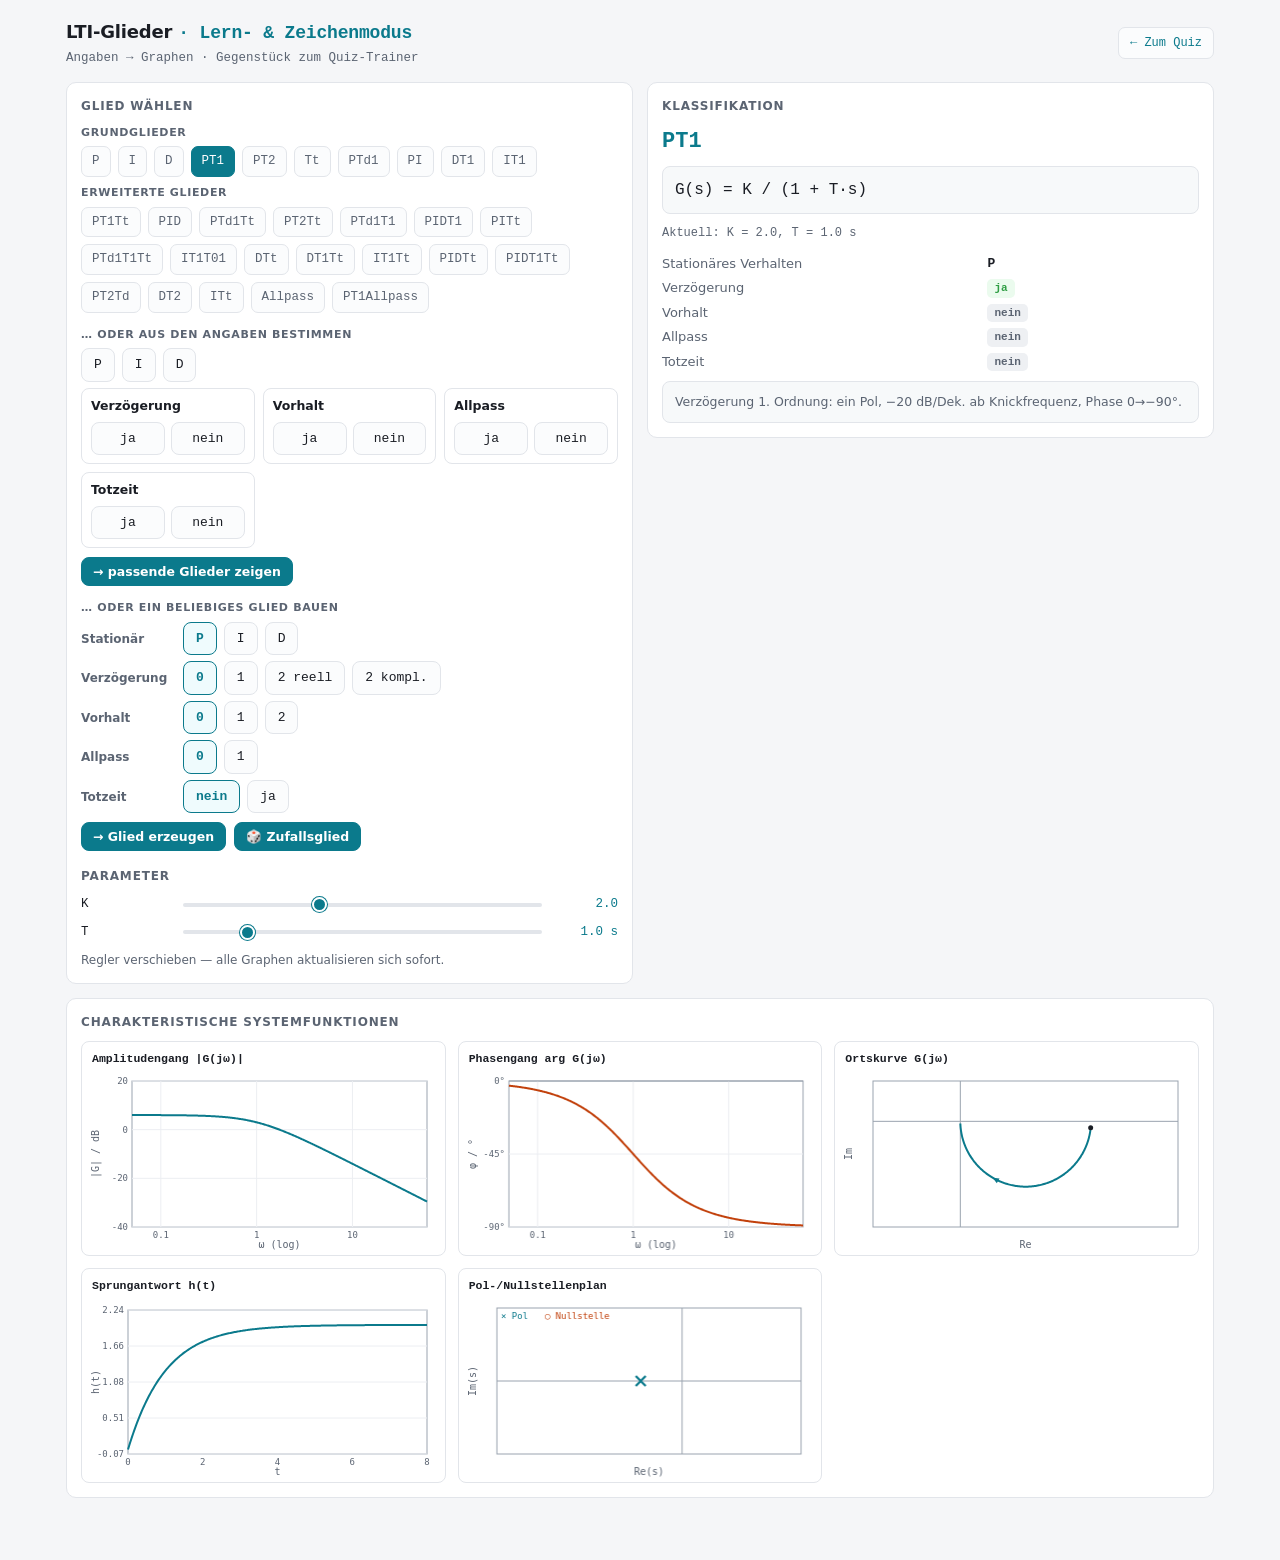
<file: trainer/lti-explorer.html>
<!DOCTYPE html>
<html lang="de">
<head>
<meta charset="UTF-8">
<meta name="viewport" content="width=device-width, initial-scale=1.0">
<title>LTI-Glieder · Lern- & Zeichenmodus</title>
<style>
  :root{
    --bg:#f5f6f8; --panel:#ffffff; --ink:#1a1d24; --ink2:#5b6472;
    --line:#e2e5ea; --grid:#eceef2; --accent:#0b7a8c; --accent2:#0e94aa;
    --trace:#0b7a8c; --trace2:#c2410c;
    --ok:#2f9e44; --okbg:#ebfbee; --bad:#e03131; --badbg:#fff0f0; --warn:#c2410c;
    --mono:ui-monospace,"SF Mono","Cascadia Code","JetBrains Mono",Menlo,Consolas,monospace;
    --sans:system-ui,-apple-system,"Segoe UI",Roboto,Inter,Arial,sans-serif;
    --r:10px;
  }
  *{box-sizing:border-box}
  html,body{margin:0}
  body{background:var(--bg); color:var(--ink); font-family:var(--sans); font-size:15px; line-height:1.5; -webkit-font-smoothing:antialiased;}
  .wrap{max-width:1180px; margin:0 auto; padding:18px 16px 64px;}

  header.top{display:flex; align-items:center; justify-content:space-between; flex-wrap:wrap; gap:8px 14px; margin-bottom:14px;}
  header.top .hgroup{display:flex; flex-direction:column; gap:2px; min-width:0;}
  .navlink{font-family:var(--mono); font-size:12px; color:var(--accent); text-decoration:none; white-space:nowrap;
           border:1px solid var(--line); padding:6px 11px; border-radius:7px; background:#fbfcfd;}
  .navlink:hover{background:#effbfd; border-color:#cdd2da}
  header.top h1{font-size:18px; margin:0; letter-spacing:-.01em; font-weight:650;}
  header.top h1 .tag{font-family:var(--mono); color:var(--accent); font-weight:600;}
  header.top .sub{color:var(--ink2); font-size:12.5px; font-family:var(--mono);}
  header.top .sub a{color:var(--accent); text-decoration:none}

  .card{background:var(--panel); border:1px solid var(--line); border-radius:var(--r); padding:14px;}
  .card h2{font-size:12px; text-transform:uppercase; letter-spacing:.07em; color:var(--ink2); margin:0 0 10px; font-weight:700;}

  .layout{display:grid; grid-template-columns:1fr 1fr; gap:14px; align-items:start; margin-bottom:14px;}
  @media(max-width:880px){ .layout{grid-template-columns:1fr} }

  .chip{font-family:var(--mono); font-size:12.5px; border:1px solid var(--line); background:#fbfcfd; color:var(--ink2);
        padding:5px 10px; border-radius:7px; cursor:pointer; user-select:none; transition:all .12s;}
  .chip:hover{border-color:#cdd2da}
  .chip.on{background:var(--accent); border-color:var(--accent); color:#fff;}
  .chiprow{display:flex; flex-wrap:wrap; gap:7px; margin-bottom:8px;}
  .grouplbl{font-size:11px; text-transform:uppercase; letter-spacing:.06em; color:var(--ink2); font-weight:600; margin:8px 0 5px;}

  .opt{font-family:var(--mono); font-size:13px; border:1px solid var(--line); background:#fbfcfd; padding:6px 12px;
       border-radius:8px; cursor:pointer; transition:.12s; user-select:none;}
  .opt:hover{border-color:#cdd2da}
  .opt.sel{border-color:var(--accent); background:#effbfd; color:var(--accent); font-weight:600;}
  .opts{display:flex; gap:7px; flex-wrap:wrap;}

  .ja-nein{display:grid; grid-template-columns:repeat(3,1fr); gap:8px; margin-top:6px}
  @media(max-width:520px){ .ja-nein{grid-template-columns:repeat(2,1fr)} }
  @media(max-width:420px){ .ja-nein{grid-template-columns:1fr} }
  .jn{border:1px solid var(--line); border-radius:8px; padding:8px 9px;}
  .jn .jq{font-size:12.5px; font-weight:650; margin-bottom:6px;}
  .jn .jbtns{display:flex; gap:6px;}
  .jn .opt{flex:1; text-align:center; padding:6px 0;}
  .builder{display:flex; flex-direction:column; gap:6px; margin-top:4px}
  .brow{display:flex; align-items:center; gap:10px}
  .blbl{flex:0 0 92px; font-size:12px; color:var(--ink2); font-weight:600}
  .brow .opts{flex:1}

  .btn{font-family:var(--sans); font-weight:600; font-size:13px; border:1px solid var(--accent); background:var(--accent);
       color:#fff; padding:7px 13px; border-radius:8px; cursor:pointer; transition:.12s;}
  .btn:hover{background:var(--accent2); border-color:var(--accent2)}
  .btn.ghost{background:transparent; color:var(--accent)} .btn.ghost:hover{background:#effbfd}
  .btn.sm{padding:6px 11px; font-size:12.5px}

  /* sliders */
  .sliders{margin-top:6px}
  .slider{display:grid; grid-template-columns:90px 1fr 64px; align-items:center; gap:10px; margin-bottom:9px}
  .slider .sl{font-family:var(--mono); font-size:12.5px; color:var(--ink)}
  .slider .sv{font-family:var(--mono); font-size:12.5px; color:var(--accent); text-align:right}
  input[type=range]{-webkit-appearance:none; appearance:none; height:4px; background:var(--line); border-radius:3px; outline:none}
  input[type=range]::-webkit-slider-thumb{-webkit-appearance:none; width:15px; height:15px; border-radius:50%;
    background:var(--accent); cursor:pointer; border:2px solid #fff; box-shadow:0 0 0 1px var(--accent)}
  input[type=range]::-moz-range-thumb{width:15px;height:15px;border-radius:50%;background:var(--accent);cursor:pointer;border:2px solid #fff}

  /* info */
  .tf{font-family:var(--mono); font-size:16px; background:#f7f9fa; border:1px solid var(--line); border-radius:8px;
      padding:11px 12px; margin-bottom:10px; overflow-x:auto}
  .tf sub{font-size:.72em} .tf sup{font-size:.72em}
  .vals{font-family:var(--mono); font-size:12px; color:var(--ink2); margin-bottom:12px}
  .clstable{display:grid; grid-template-columns:auto auto; gap:5px 14px; font-size:13px; margin-bottom:10px}
  .clstable .k{color:var(--ink2)}
  .clstable .v{font-family:var(--mono); font-weight:600}
  .badge{display:inline-block; font-family:var(--mono); font-size:11px; padding:1px 7px; border-radius:5px;}
  .badge.ja{background:var(--okbg); color:var(--ok)} .badge.nein{background:#eef0f3; color:var(--ink2)}
  .sysnote{font-size:12.5px; color:var(--ink2); background:#f7f9fa; border:1px solid var(--line);
           border-radius:8px; padding:10px 12px; line-height:1.55}
  .sysnote b{color:var(--ink); font-family:var(--mono)}
  .bezbig{font-family:var(--mono); font-size:22px; font-weight:700; color:var(--accent); margin-bottom:8px}

  .plots{display:grid; grid-template-columns:1fr 1fr 1fr; gap:12px;}
  @media(max-width:900px){ .plots{grid-template-columns:1fr 1fr} }
  @media(max-width:560px){ .plots{grid-template-columns:1fr} }
  .plot{border:1px solid var(--line); border-radius:8px; background:#fff; padding:8px 8px 4px; min-width:0;}
  .plot .pt{font-size:11.5px; font-weight:600; color:var(--ink); font-family:var(--mono); margin:0 0 4px 2px;}
  .plot canvas{width:100%; height:auto; display:block;}
  .plot.note{display:flex; align-items:center; justify-content:center; color:var(--ink2); font-size:12px;
             min-height:120px; text-align:center; padding:14px; font-family:var(--mono)}
  .hint{font-size:12px; color:var(--ink2); margin-top:8px}
  .resolveOut{margin-top:8px; font-size:12.5px}
  .resolveOut .chip{margin-right:6px}
</style>
</head>
<body>
<div class="wrap">

  <header class="top">
    <div class="hgroup">
      <h1>LTI&#8209;Glieder <span class="tag">· Lern- &amp; Zeichenmodus</span></h1>
      <div class="sub">Angaben → Graphen · Gegenstück zum Quiz-Trainer</div>
    </div>
    <a class="navlink" href="./lti-klassifikation.html">← Zum Quiz</a>
  </header>

  <div class="layout">
    <!-- LEFT: selection + params -->
    <div class="card">
      <h2>Glied wählen</h2>
      <div class="grouplbl">Grundglieder</div>
      <div class="chiprow" id="rowGrund"></div>
      <div class="grouplbl">Erweiterte Glieder</div>
      <div class="chiprow" id="rowErw"></div>

      <div class="grouplbl" style="margin-top:14px">… oder aus den Angaben bestimmen</div>
      <div class="opts" id="rStat" style="margin-bottom:2px">
        <div class="opt" data-v="P">P</div><div class="opt" data-v="I">I</div><div class="opt" data-v="D">D</div>
      </div>
      <div class="ja-nein">
        <div class="jn"><div class="jq">Verzögerung</div><div class="jbtns" data-jn="verz">
          <div class="opt" data-v="ja">ja</div><div class="opt" data-v="nein">nein</div></div></div>
        <div class="jn"><div class="jq">Vorhalt</div><div class="jbtns" data-jn="vorhalt">
          <div class="opt" data-v="ja">ja</div><div class="opt" data-v="nein">nein</div></div></div>
        <div class="jn"><div class="jq">Allpass</div><div class="jbtns" data-jn="allpass">
          <div class="opt" data-v="ja">ja</div><div class="opt" data-v="nein">nein</div></div></div>
        <div class="jn"><div class="jq">Totzeit</div><div class="jbtns" data-jn="tot">
          <div class="opt" data-v="ja">ja</div><div class="opt" data-v="nein">nein</div></div></div>
      </div>
      <div style="margin-top:9px"><button class="btn sm" id="resolveBtn">→ passende Glieder zeigen</button></div>
      <div class="resolveOut" id="resolveOut"></div>

      <div class="grouplbl" style="margin-top:14px">… oder ein beliebiges Glied bauen</div>
      <div class="builder" id="builder">
        <div class="brow"><span class="blbl">Stationär</span>
          <div class="opts bopt" data-b="stat">
            <div class="opt sel" data-v="P">P</div><div class="opt" data-v="I">I</div><div class="opt" data-v="D">D</div></div></div>
        <div class="brow"><span class="blbl">Verzögerung</span>
          <div class="opts bopt" data-b="verz">
            <div class="opt sel" data-v="0">0</div><div class="opt" data-v="1">1</div>
            <div class="opt" data-v="2r">2 reell</div><div class="opt" data-v="2k">2 kompl.</div></div></div>
        <div class="brow"><span class="blbl">Vorhalt</span>
          <div class="opts bopt" data-b="vor">
            <div class="opt sel" data-v="0">0</div><div class="opt" data-v="1">1</div><div class="opt" data-v="2">2</div></div></div>
        <div class="brow"><span class="blbl">Allpass</span>
          <div class="opts bopt" data-b="ap">
            <div class="opt sel" data-v="0">0</div><div class="opt" data-v="1">1</div></div></div>
        <div class="brow"><span class="blbl">Totzeit</span>
          <div class="opts bopt" data-b="tot">
            <div class="opt sel" data-v="0">nein</div><div class="opt" data-v="1">ja</div></div></div>
      </div>
      <div style="margin-top:9px; display:flex; gap:8px; flex-wrap:wrap">
        <button class="btn sm" id="buildBtn">→ Glied erzeugen</button>
        <button class="btn sm" id="randomBtn">🎲 Zufallsglied</button>
      </div>

      <h2 style="margin-top:16px">Parameter</h2>
      <div class="sliders" id="sliders"></div>
      <div class="hint">Regler verschieben — alle Graphen aktualisieren sich sofort.</div>
    </div>

    <!-- RIGHT: info -->
    <div class="card">
      <h2>Klassifikation</h2>
      <div class="bezbig" id="bez">—</div>
      <div class="tf" id="tf"></div>
      <div class="vals" id="vals"></div>
      <div class="clstable" id="cls"></div>
      <div class="sysnote" id="note"></div>
    </div>
  </div>

  <div class="card">
    <h2>Charakteristische Systemfunktionen</h2>
    <div class="plots" id="plots"></div>
  </div>

</div>

<script src="lti-systems.js"></script>
<script>
"use strict";

/* ---------- Komplexe Hilfen ---------- */
const cmul=(a,b)=>[a[0]*b[0]-a[1]*b[1], a[0]*b[1]+a[1]*b[0]];
const cdiv=(a,b)=>{const d=b[0]*b[0]+b[1]*b[1]; return [(a[0]*b[0]+a[1]*b[1])/d,(a[1]*b[0]-a[0]*b[1])/d];};
const cabs=a=>Math.hypot(a[0],a[1]); const carg=a=>Math.atan2(a[1],a[0]);

/* ---------- Parameter-Metadaten ---------- */
const PM=LTI.PM;
const DEF=LTI.DEF;

/* PT2-Sprungantwort (unterdämpft, D<1) */
function pt2step(t,p){const wn=1/p.T, wd=wn*Math.sqrt(1-p.D*p.D), ph=Math.acos(p.D);
  return p.K*(1-(1/Math.sqrt(1-p.D*p.D))*Math.exp(-p.D*wn*t)*Math.sin(wd*t+ph));}

/* ---------- Katalog (Funktionen der Parameter p) ---------- */
const CAT=LTI.CAT;

function tfHTML(s){return s
  .replace(/K_I/g,"K<sub>I</sub>").replace(/K_D/g,"K<sub>D</sub>")
  .replace(/T_I/g,"T<sub>I</sub>").replace(/T_D/g,"T<sub>D</sub>")
  .replace(/Tₜ/g,"T<sub>t</sub>").replace(/s²/g,"s<sup>2</sup>").replace(/T²/g,"T<sup>2</sup>")
  .replace(/e\^\(([^)]*)\)/g,"e<sup>$1</sup>");}

/* Parameter-Label (K_I, T_1 …) in Subscript-HTML wandeln */
function subLabel(s){return s
  .replace("K_I","K<sub>I</sub>").replace("K_D","K<sub>D</sub>")
  .replace("T_I","T<sub>I</sub>").replace("T_D","T<sub>D</sub>").replace("T_t","T<sub>t</sub>")
  .replace("T_1","T<sub>1</sub>").replace("T_2","T<sub>2</sub>");}

/* ---------- Plot-Engine (identisch zum Quiz) ---------- */
const COL={axis:"#9aa3af",grid:"#eceef2",text:"#5b6472",trace:"#0b7a8c",trace2:"#c2410c",zero:"#1a1d24"};
const W_MIN=0.05,W_MAX=60,NW=420;
const wArr=(()=>{const a=[],l0=Math.log10(W_MIN),l1=Math.log10(W_MAX);
  for(let i=0;i<NW;i++)a.push(Math.pow(10,l0+(l1-l0)*i/(NW-1)));return a;})();
function setupCanvas(cv,wCss,hCss){const dpr=window.devicePixelRatio||1;
  cv.width=Math.round(wCss*dpr);cv.height=Math.round(hCss*dpr);
  const ctx=cv.getContext("2d");ctx.setTransform(dpr,0,0,dpr,0,0);ctx.clearRect(0,0,wCss,hCss);return{ctx,W:wCss,H:hCss};}
function fmtTick(v){if(v===0)return"0";const a=Math.abs(v);
  if(a>=1000||a<0.01)return v.toExponential(0);if(Number.isInteger(v))return""+v;return(Math.round(v*100)/100).toString();}
function logTicks(){return[0.1,1,10];}
function frame(ctx,m,W,H,xlab,ylab){ctx.fillStyle="#fff";ctx.fillRect(0,0,W,H);
  ctx.strokeStyle=COL.axis;ctx.lineWidth=1;ctx.strokeRect(m.l,m.t,W-m.l-m.r,H-m.t-m.b);
  ctx.fillStyle=COL.text;ctx.font="10px ui-monospace,monospace";ctx.textAlign="center";
  ctx.fillText(xlab,m.l+(W-m.l-m.r)/2,H-3);
  ctx.save();ctx.translate(9,m.t+(H-m.t-m.b)/2);ctx.rotate(-Math.PI/2);ctx.fillText(ylab,0,0);ctx.restore();}
function unwrap(arr){const o=[arr[0]];for(let i=1;i<arr.length;i++){let d=arr[i]-arr[i-1];
  while(d>Math.PI)d-=2*Math.PI;while(d<-Math.PI)d+=2*Math.PI;o.push(o[i-1]+d);}return o;}

function drawBode(cv){const {ctx,W,H}=setupCanvas(cv,cv.clientWidth||300,180);
  const m={l:42,r:10,t:10,b:24},px=W-m.l-m.r,py=H-m.t-m.b;
  const db=wArr.map(w=>20*Math.log10(Math.max(1e-9,cabs(SYS.G(w)))));
  let ymin=Math.min(...db),ymax=Math.max(...db);ymin=Math.floor(ymin/20)*20;ymax=Math.ceil(ymax/20)*20;
  if(ymax-ymin<40)ymax=ymin+40;ymin=Math.max(ymin,-80);ymax=Math.min(ymax,80);
  const lx0=Math.log10(W_MIN),lx1=Math.log10(W_MAX);
  const X=w=>m.l+(Math.log10(w)-lx0)/(lx1-lx0)*px, Y=d=>m.t+(ymax-d)/(ymax-ymin)*py;
  frame(ctx,m,W,H,"ω (log)","|G| / dB");
  ctx.font="9px ui-monospace,monospace";ctx.textAlign="center";
  logTicks().forEach(w=>{const x=X(w);ctx.strokeStyle=COL.grid;ctx.beginPath();ctx.moveTo(x,m.t);ctx.lineTo(x,m.t+py);ctx.stroke();
    ctx.fillStyle=COL.text;ctx.fillText(fmtTick(w),x,H-13);});
  ctx.textAlign="right";
  for(let d=ymin;d<=ymax;d+=20){const y=Y(d);ctx.strokeStyle=COL.grid;ctx.beginPath();ctx.moveTo(m.l,y);ctx.lineTo(m.l+px,y);ctx.stroke();
    ctx.fillStyle=COL.text;ctx.fillText(d,m.l-4,y+3);}
  ctx.strokeStyle=COL.trace;ctx.lineWidth=2;ctx.beginPath();
  wArr.forEach((w,i)=>{const x=X(w),y=Y(Math.max(ymin,Math.min(ymax,db[i])));i?ctx.lineTo(x,y):ctx.moveTo(x,y);});ctx.stroke();}

function drawPhase(cv){const {ctx,W,H}=setupCanvas(cv,cv.clientWidth||300,180);
  const m={l:42,r:10,t:10,b:24},px=W-m.l-m.r,py=H-m.t-m.b;
  let ph=unwrap(wArr.map(w=>carg(SYS.G(w)))).map(r=>r*180/Math.PI);
  let ymin=Math.min(...ph),ymax=Math.max(...ph);ymin=Math.floor(ymin/45)*45;ymax=Math.ceil(ymax/45)*45;if(ymax-ymin<90)ymax=ymin+90;
  const lx0=Math.log10(W_MIN),lx1=Math.log10(W_MAX);
  const X=w=>m.l+(Math.log10(w)-lx0)/(lx1-lx0)*px, Y=d=>m.t+(ymax-d)/(ymax-ymin)*py;
  frame(ctx,m,W,H,"ω (log)","φ / °");
  ctx.font="9px ui-monospace,monospace";ctx.textAlign="center";
  logTicks().forEach(w=>{const x=X(w);ctx.strokeStyle=COL.grid;ctx.beginPath();ctx.moveTo(x,m.t);ctx.lineTo(x,m.t+py);ctx.stroke();
    ctx.fillStyle=COL.text;ctx.fillText(fmtTick(w),x,H-13);});
  ctx.textAlign="right";
  for(let d=ymin;d<=ymax;d+=45){const y=Y(d);ctx.strokeStyle=d===0?COL.axis:COL.grid;ctx.beginPath();ctx.moveTo(m.l,y);ctx.lineTo(m.l+px,y);ctx.stroke();
    ctx.fillStyle=COL.text;ctx.fillText(d+"°",m.l-4,y+3);}
  ctx.strokeStyle=COL.trace2;ctx.lineWidth=2;ctx.beginPath();
  wArr.forEach((w,i)=>{const x=X(w),y=Y(Math.max(ymin,Math.min(ymax,ph[i])));i?ctx.lineTo(x,y):ctx.moveTo(x,y);});ctx.stroke();}

function drawNyquist(cv){const {ctx,W,H}=setupCanvas(cv,cv.clientWidth||300,180);
  const m={l:30,r:12,t:10,b:24},px=W-m.l-m.r,py=H-m.t-m.b;
  const pts=wArr.map(w=>SYS.G(w)).filter(p=>isFinite(p[0])&&isFinite(p[1]));
  const LIM=24;let re=pts.map(p=>Math.max(-LIM,Math.min(LIM,p[0]))),im=pts.map(p=>Math.max(-LIM,Math.min(LIM,p[1])));
  let xmin=Math.min(0,...re),xmax=Math.max(0,...re),ymin=Math.min(0,...im),ymax=Math.max(0,...im);
  let span=Math.max(xmax-xmin,ymax-ymin,1)*1.12;const cx=(xmin+xmax)/2,cy=(ymin+ymax)/2,sc=Math.min(px,py)/span;
  const X=v=>m.l+px/2+(v-cx)*sc, Y=v=>m.t+py/2-(v-cy)*sc;
  frame(ctx,m,W,H,"Re","Im");
  ctx.strokeStyle=COL.axis;ctx.lineWidth=1;ctx.beginPath();ctx.moveTo(m.l,Y(0));ctx.lineTo(m.l+px,Y(0));ctx.stroke();
  ctx.beginPath();ctx.moveTo(X(0),m.t);ctx.lineTo(X(0),m.t+py);ctx.stroke();
  ctx.strokeStyle=COL.trace;ctx.lineWidth=2;ctx.beginPath();let drawn=false;
  for(let i=0;i<re.length;i++){const x=X(re[i]),y=Y(im[i]);
    if(x<m.l-2||x>m.l+px+2||y<m.t-2||y>m.t+py+2){drawn=false;continue;}
    drawn?ctx.lineTo(x,y):ctx.moveTo(x,y);drawn=true;}
  ctx.stroke();
  const k=Math.floor(re.length*0.5);
  if(k>1){const x1=X(re[k-1]),y1=Y(im[k-1]),x2=X(re[k]),y2=Y(im[k]),a=Math.atan2(y2-y1,x2-x1);
    ctx.fillStyle=COL.trace;ctx.beginPath();ctx.moveTo(x2,y2);
    ctx.lineTo(x2-7*Math.cos(a-.4),y2-7*Math.sin(a-.4));ctx.lineTo(x2-7*Math.cos(a+.4),y2-7*Math.sin(a+.4));ctx.closePath();ctx.fill();}
  ctx.fillStyle=COL.zero;ctx.beginPath();ctx.arc(X(re[0]),Y(im[0]),2.5,0,7);ctx.fill();}

function drawStep(cv){const {ctx,W,H}=setupCanvas(cv,cv.clientWidth||300,180);
  const m={l:38,r:10,t:12,b:24},px=W-m.l-m.r,py=H-m.t-m.b;const tmax=8,N=300;
  const ts=[],ys=[];for(let i=0;i<=N;i++){const t=tmax*i/N;ts.push(t);ys.push(SYS.step(t));}
  let ymin=Math.min(0,...ys),ymax=Math.max(...ys);
  if(SYS.impulse&&typeof SYS.impBaseNum==="number")ymax=Math.max(ymax,SYS.impBaseNum);
  if(ymax-ymin<0.5)ymax=ymin+1;const pad=(ymax-ymin)*0.12;ymin-=pad*0.3;ymax+=pad;
  const X=t=>m.l+t/tmax*px, Y=v=>m.t+(ymax-v)/(ymax-ymin)*py;
  frame(ctx,m,W,H,"t","h(t)");
  ctx.font="9px ui-monospace,monospace";ctx.textAlign="right";const ny=4;
  for(let i=0;i<=ny;i++){const v=ymin+(ymax-ymin)*i/ny,y=Y(v);ctx.strokeStyle=Math.abs(v)<1e-9?COL.axis:COL.grid;
    ctx.beginPath();ctx.moveTo(m.l,y);ctx.lineTo(m.l+px,y);ctx.stroke();ctx.fillStyle=COL.text;ctx.fillText(fmtTick(v),m.l-4,y+3);}
  ctx.textAlign="center";for(let t=0;t<=tmax;t+=2){ctx.fillStyle=COL.text;ctx.fillText(t,X(t),H-13);}
  ctx.strokeStyle=COL.trace;ctx.lineWidth=2;ctx.beginPath();
  ts.forEach((t,i)=>{const x=X(t),y=Y(Math.max(ymin,Math.min(ymax,ys[i])));i?ctx.lineTo(x,y):ctx.moveTo(x,y);});ctx.stroke();
    if(SYS.impulse){
    const tImp = SYS.impShift || 0;
    const x0 = X(tImp) + 0.5;
    const yTop = m.t + 8;
    const yBase = Y(typeof SYS.impBaseNum === "number" ? SYS.impBaseNum : 0);
    
    ctx.strokeStyle = COL.trace2; ctx.lineWidth = 2; ctx.beginPath(); ctx.moveTo(x0, yBase); ctx.lineTo(x0, yTop); ctx.stroke();
    ctx.fillStyle = COL.trace2; ctx.beginPath(); ctx.moveTo(x0, yTop - 1); ctx.lineTo(x0 - 4, yTop + 7); ctx.lineTo(x0 + 4, yTop + 7); ctx.closePath(); ctx.fill();
    ctx.font = "9px ui-monospace,monospace"; ctx.textAlign = "left"; ctx.fillText("δ", x0 + 5, yTop + 6);
  }
}

function drawPN(cv){const {ctx,W,H}=setupCanvas(cv,cv.clientWidth||300,180);
  const m={l:30,r:12,t:10,b:24},px=W-m.l-m.r,py=H-m.t-m.b;
  const all=[...SYS.poles,...SYS.zeros];let xmin=-2.2,xmax=0.6,ymin=-1.6,ymax=1.6;
  all.forEach(p=>{xmin=Math.min(xmin,p[0]-0.4);xmax=Math.max(xmax,p[0]+0.4);ymin=Math.min(ymin,p[1]-0.4);ymax=Math.max(ymax,p[1]+0.4);});
  const span=Math.max(xmax-xmin,ymax-ymin),cx=(xmin+xmax)/2,cy=(ymin+ymax)/2,sc=Math.min(px,py)/(span*1.1);
  const X=v=>m.l+px/2+(v-cx)*sc, Y=v=>m.t+py/2-(v-cy)*sc;
  frame(ctx,m,W,H,"Re(s)","Im(s)");
  ctx.strokeStyle=COL.axis;ctx.lineWidth=1;ctx.beginPath();ctx.moveTo(m.l,Y(0));ctx.lineTo(m.l+px,Y(0));ctx.stroke();
  ctx.beginPath();ctx.moveTo(X(0),m.t);ctx.lineTo(X(0),m.t+py);ctx.stroke();
  ctx.strokeStyle=COL.trace;ctx.lineWidth=2.2;
  SYS.poles.forEach(p=>{const x=X(p[0]),y=Y(p[1]),r=5;ctx.beginPath();ctx.moveTo(x-r,y-r);ctx.lineTo(x+r,y+r);ctx.moveTo(x+r,y-r);ctx.lineTo(x-r,y+r);ctx.stroke();});
  ctx.strokeStyle=COL.trace2;ctx.lineWidth=2.2;
  SYS.zeros.forEach(p=>{ctx.beginPath();ctx.arc(X(p[0]),Y(p[1]),5,0,7);ctx.stroke();});
  ctx.font="9px ui-monospace,monospace";ctx.textAlign="left";
  ctx.fillStyle=COL.trace;ctx.fillText("× Pol",m.l+4,m.t+11);ctx.fillStyle=COL.trace2;ctx.fillText("○ Nullstelle",m.l+48,m.t+11);}

const PLOTS={
  bode:{title:"Amplitudengang  |G(jω)|",fn:drawBode},
  phase:{title:"Phasengang  arg G(jω)",fn:drawPhase},
  nyq:{title:"Ortskurve  G(jω)",fn:drawNyquist},
  step:{title:"Sprungantwort  h(t)",fn:drawStep},
  pn:{title:"Pol-/Nullstellenplan",fn:drawPN},
};
const PLOT_ORDER=["bode","phase","nyq","step","pn"];

/* ---------- State & Build ---------- */
let DEFSYS=null;   // aktuelles Katalog-Glied
let P={};          // aktuelle Parameter
let SYS=null;      // gebundenes System für die Plots

function buildSYS(){
  const d=DEFSYS;
  const shift=(d.tot && P.Tt)?P.Tt:0;
  SYS={
    G:w=>d.G(w,P), step:t=>d.step(t,P),
    poles:d.poles(P), zeros:d.zeros(P),
    impulse:d.impulse,
    impBaseNum: d.impulse ? d.step(shift+1e-6, P) : null,
    impShift: shift
  };
}


function $(s){return document.querySelector(s);}
function $$(s){return[...document.querySelectorAll(s)];}

function renderPlots(){
  const host=$("#plots");host.innerHTML="";
  PLOT_ORDER.forEach(key=>{
    const wrap=document.createElement("div");wrap.className="plot";
    const t=document.createElement("div");t.className="pt";t.textContent=PLOTS[key].title;wrap.appendChild(t);
    if(key==="pn" && SYS.poles.length===0 && SYS.zeros.length===0){
      const n=document.createElement("div");n.className="plot note";n.style.minHeight="120px";
      n.textContent=SYS.dtNote?"Totzeit: keine endlichen Pole/Nullstellen (wesentliche Singularität).":"Keine endlichen Pole oder Nullstellen.";
      wrap.appendChild(n);host.appendChild(wrap);return;
    }
    const cv=document.createElement("canvas");wrap.appendChild(cv);host.appendChild(wrap);
    requestAnimationFrame(()=>PLOTS[key].fn(cv));
  });
}

function renderSliders(){
  const host=$("#sliders");host.innerHTML="";
  DEFSYS.params.forEach(k=>{
    const meta=PM[k];
    const row=document.createElement("div");row.className="slider";
    const lab=document.createElement("div");lab.className="sl";lab.innerHTML=subLabel(meta.label);
    const inp=document.createElement("input");inp.type="range";inp.min=meta.min;inp.max=meta.max;inp.step=meta.step;inp.value=P[k];
    const val=document.createElement("div");val.className="sv";
    const show=()=>{val.textContent=(+P[k]).toFixed(meta.step<1?(meta.step<0.1?2:1):0)+meta.unit;};
    show();
    inp.addEventListener("input",()=>{P[k]=parseFloat(inp.value);show();buildSYS();renderInfo();renderPlots();});
    row.appendChild(lab);row.appendChild(inp);row.appendChild(val);host.appendChild(row);
  });
}

function renderInfo(){
  $("#bez").textContent=DEFSYS.name;
  $("#tf").innerHTML=tfHTML(DEFSYS.tf);
  const vals=DEFSYS.params.map(k=>{const meta=PM[k];
    return subLabel(meta.label)+" = "+(+P[k]).toFixed(meta.step<1?(meta.step<0.1?2:1):0)+meta.unit;}).join(",   ");
  $("#vals").innerHTML="Aktuell:  "+vals;
  const yn=b=>b?'<span class="badge ja">ja</span>':'<span class="badge nein">nein</span>';
  $("#cls").innerHTML=
    `<div class="k">Stationäres Verhalten</div><div class="v">${DEFSYS.stat}</div>`+
    `<div class="k">Verzögerung</div><div class="v">${yn(DEFSYS.verz)}</div>`+
    `<div class="k">Vorhalt</div><div class="v">${yn(DEFSYS.vorhalt)}</div>`+
    `<div class="k">Allpass</div><div class="v">${yn(DEFSYS.allpass)}</div>`+
    `<div class="k">Totzeit</div><div class="v">${yn(DEFSYS.tot)}</div>`;
  $("#note").innerHTML=DEFSYS.note;
}

function selectSystem(id){
  loadSystem(CAT.find(s=>s.id===id));
}
function loadSystem(sys){
  DEFSYS=sys;
  P={}; DEFSYS.params.forEach(k=>P[k]=DEF[k]);
  buildSYS();
  $$(".chip[data-sys]").forEach(c=>c.classList.toggle("on",c.dataset.sys===sys.id));
  renderSliders();renderInfo();renderPlots();
}

/* ---------- Glied bauen ---------- */
const bsel={stat:"P",verz:"0",vor:"0",ap:"0",tot:"0"};
$$("#builder .bopt").forEach(grp=>{const key=grp.dataset.b;
  grp.querySelectorAll(".opt").forEach(o=>o.addEventListener("click",()=>{
    bsel[key]=o.dataset.v; grp.querySelectorAll(".opt").forEach(x=>x.classList.toggle("sel",x===o));}));});
function recipeFromBuilder(){
  const origin = bsel.stat==="I"?-1 : bsel.stat==="D"?1 : 0;
  const rec={origin, gain: origin>0?"KD":origin<0?"KI":"K"};
  if(bsel.verz==="1") rec.lags=["T"];
  else if(bsel.verz==="2r") rec.lags=["T","T1"];
  else if(bsel.verz==="2k") rec.pt2={T:"T",D:"D"};
  const nv=+bsel.vor; if(nv===1) rec.leads=["TD"]; else if(nv===2) rec.leads=["TD","T2"];
  if(bsel.ap==="1"){ rec.aps=["T"]; if(!rec.lags&&!rec.pt2) rec.lags=["T"]; } // Allpass braucht einen Pol
  if(bsel.tot==="1") rec.dead="Tt";
  if(origin<0 && rec.leads){ rec.gain=(p)=>p.K/p.TI; rec.gainParams=["K","TI"]; rec.leads[0]="TI"; }
  rec.id="BUILD";
  return rec;
}
$("#buildBtn").addEventListener("click",()=>{ loadSystem(LTI.compose(recipeFromBuilder())); });
$("#randomBtn").addEventListener("click",()=>{
  const rec=LTI.randomRecipe(); const sys=LTI.compose(rec);
  // Builder-Buttons an Zufall anpassen
  bsel.stat=sys.stat; bsel.verz= rec.pt2?"2k":(rec.lags?(rec.lags.length>=2?"2r":"1"):"0");
  bsel.vor= rec.leads?(rec.leads.length>=2?"2":"1"):"0"; bsel.ap=rec.aps?"1":"0"; bsel.tot=rec.dead?"1":"0";
  $$("#builder .bopt").forEach(grp=>{const key=grp.dataset.b;
    grp.querySelectorAll(".opt").forEach(x=>x.classList.toggle("sel",x.dataset.v===bsel[key]));});
  loadSystem(sys);
});

/* Selektor-Chips bauen */
function buildSelector(){
  const g=$("#rowGrund"), e=$("#rowErw");
  CAT.forEach(s=>{
    const c=document.createElement("div");c.className="chip";c.dataset.sys=s.id;c.textContent=s.name;
    c.addEventListener("click",()=>selectSystem(s.id));
    (s.level==="grund"?g:e).appendChild(c);
  });
}

/* "nach Angaben" */
const rsel={stat:null,verz:null,vorhalt:null,allpass:null,tot:null};
$$("#rStat .opt").forEach(o=>o.addEventListener("click",()=>{
  rsel.stat=o.dataset.v;$$("#rStat .opt").forEach(x=>x.classList.toggle("sel",x===o));}));
$$(".jbtns").forEach(grp=>{const key=grp.dataset.jn;
  grp.querySelectorAll(".opt").forEach(o=>o.addEventListener("click",()=>{
    rsel[key]=o.dataset.v;grp.querySelectorAll(".opt").forEach(x=>x.classList.toggle("sel",x===o));}));});

$("#resolveBtn").addEventListener("click",()=>{
  const out=$("#resolveOut");
  const have=["stat","verz","vorhalt","allpass","tot"].filter(k=>rsel[k]!=null);
  if(have.length<5){out.innerHTML='<span style="color:var(--warn)">Bitte alle fünf Angaben wählen.</span>';return;}
  
  const matches=CAT.filter(s=> s.stat===rsel.stat &&
    (s.verz?"ja":"nein")===rsel.verz && (s.vorhalt?"ja":"nein")===rsel.vorhalt && (s.allpass?"ja":"nein")===rsel.allpass && (s.tot?"ja":"nein")===rsel.tot);
  if(matches.length===0){out.innerHTML='<span style="color:var(--bad)">Keine Kombination im Katalog passt zu diesen Angaben.</span>';return;}
  let html='<div style="margin-bottom:5px;color:var(--ink2)">'+
    (matches.length===1?'Eindeutig:':'Mehrere Glieder passen (die ja/nein-Angaben legen die Ordnung nicht fest):')+'</div>';
  matches.forEach(s=>{html+=`<span class="chip" data-pick="${s.id}">${s.name}</span>`;});
  out.innerHTML=html;
  out.querySelectorAll(".chip[data-pick]").forEach(c=>c.addEventListener("click",()=>selectSystem(c.dataset.pick)));
  if(matches.length===1) selectSystem(matches[0].id);
});

let rT;window.addEventListener("resize",()=>{clearTimeout(rT);rT=setTimeout(renderPlots,150);});

/* init */
buildSelector();
selectSystem("PT1");
</script>
</body>
</html>
</file>
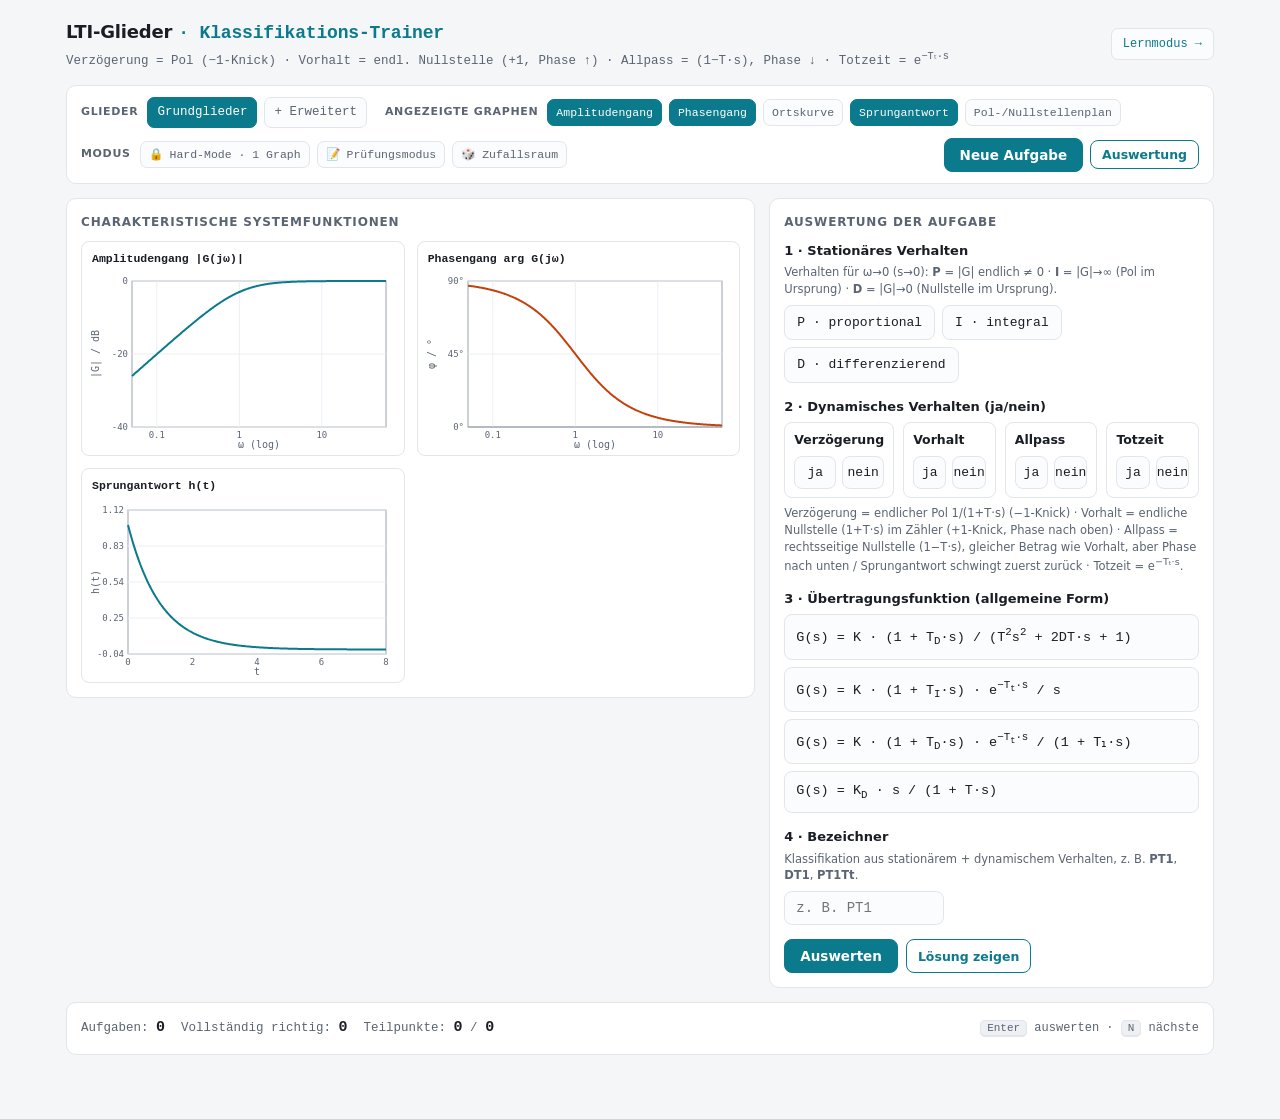
<file: trainer/lti-klassifikation.html>
<!DOCTYPE html>
<html lang="de">
<head>
<meta charset="UTF-8">
<meta name="viewport" content="width=device-width, initial-scale=1.0">
<title>LTI-Glieder · Klassifikations-Trainer</title>
<style>
  :root{
    --bg:#f5f6f8; --panel:#ffffff; --ink:#1a1d24; --ink2:#5b6472;
    --line:#e2e5ea; --grid:#eceef2; --accent:#0b7a8c; --accent2:#0e94aa;
    --trace:#0b7a8c; --trace2:#c2410c;
    --ok:#2f9e44; --okbg:#ebfbee; --bad:#e03131; --badbg:#fff0f0;
    --warn:#c2410c;
    --mono:ui-monospace,"SF Mono","Cascadia Code","JetBrains Mono",Menlo,Consolas,monospace;
    --sans:system-ui,-apple-system,"Segoe UI",Roboto,Inter,Arial,sans-serif;
    --r:10px;
  }
  *{box-sizing:border-box}
  html,body{margin:0}
  body{
    background:var(--bg); color:var(--ink); font-family:var(--sans);
    font-size:15px; line-height:1.5; -webkit-font-smoothing:antialiased;
  }
  .wrap{max-width:1180px; margin:0 auto; padding:18px 16px 64px;}

  header.top{display:flex; align-items:center; justify-content:space-between; flex-wrap:wrap; gap:8px 14px; margin-bottom:14px;}
  header.top .hgroup{display:flex; flex-direction:column; gap:2px; min-width:0;}
  .navlink{font-family:var(--mono); font-size:12px; color:var(--accent); text-decoration:none; white-space:nowrap;
           border:1px solid var(--line); padding:6px 11px; border-radius:7px; background:#fbfcfd;}
  .navlink:hover{background:#effbfd; border-color:#cdd2da}
  header.top h1{font-size:18px; margin:0; letter-spacing:-.01em; font-weight:650;}
  header.top h1 .tag{font-family:var(--mono); color:var(--accent); font-weight:600;}
  header.top .sub{color:var(--ink2); font-size:12.5px; font-family:var(--mono);}

  .bar{display:flex; flex-wrap:wrap; gap:10px 18px; align-items:center;
       background:var(--panel); border:1px solid var(--line); border-radius:var(--r);
       padding:11px 14px; margin-bottom:14px;}
  .bar .group{display:flex; align-items:center; gap:7px; flex-wrap:wrap;}
  .bar .lbl{font-size:11px; text-transform:uppercase; letter-spacing:.06em; color:var(--ink2); font-weight:600; margin-right:2px;}

  .chip{font-family:var(--mono); font-size:12.5px; border:1px solid var(--line); background:#fbfcfd;
        color:var(--ink2); padding:5px 9px; border-radius:7px; cursor:pointer; user-select:none;
        transition:all .12s;}
  .chip:hover{border-color:#cdd2da}
  .chip.on{background:var(--accent); border-color:var(--accent); color:#fff;}
  .chip.small{padding:4px 8px; font-size:11.5px;}
  .chip.locked{opacity:.4; pointer-events:none; filter:grayscale(.5)}
  .chip[data-hard].on{background:var(--trace2); border-color:var(--trace2)}
  .chip[data-exam].on{background:#5f3dc4; border-color:#5f3dc4}
  .exambox{margin-top:11px; border:1px solid #d0c4f0; background:#f6f3fd; border-radius:8px; padding:10px 12px;}
  .exhead{font-size:12px; font-weight:700; color:#5f3dc4; margin-bottom:7px;}
  .exrow{display:flex; gap:8px; font-size:12.5px; padding:4px 0; border-top:1px solid #ece6f9;}
  .exrow:first-of-type{border-top:0}
  .exq{flex:0 0 86px; font-weight:650; color:#5f3dc4}
  .ext{flex:1; line-height:1.5}
  .ext b{font-family:var(--mono)}

  .btn{font-family:var(--sans); font-weight:600; font-size:13.5px; border:1px solid var(--accent);
       background:var(--accent); color:#fff; padding:8px 15px; border-radius:8px; cursor:pointer; transition:.12s;}
  .btn:hover{background:var(--accent2); border-color:var(--accent2)}
  .btn.ghost{background:transparent; color:var(--accent); }
  .btn.ghost:hover{background:#effbfd}
  .btn:disabled{opacity:.45; cursor:not-allowed}
  .btn.sm{padding:6px 11px; font-size:12.5px}

  .layout{display:grid; grid-template-columns:1.55fr 1fr; gap:14px; align-items:start;}
  @media(max-width:880px){ .layout{grid-template-columns:1fr} }

  .card{background:var(--panel); border:1px solid var(--line); border-radius:var(--r); padding:14px;}
  .card h2{font-size:12px; text-transform:uppercase; letter-spacing:.07em; color:var(--ink2);
           margin:0 0 10px; font-weight:700;}

  .plots{display:grid; grid-template-columns:1fr 1fr; gap:12px;}
  @media(max-width:560px){ .plots{grid-template-columns:1fr} }
  .plot{border:1px solid var(--line); border-radius:8px; background:#fff; padding:8px 8px 4px; min-width:0;}
  .plot .pt{font-size:11.5px; font-weight:600; color:var(--ink); font-family:var(--mono); margin:0 0 4px 2px;}
  .plot canvas{width:100%; height:auto; display:block;}
  .plot.note{display:flex; align-items:center; justify-content:center; color:var(--ink2);
             font-size:12px; min-height:120px; text-align:center; padding:14px; font-family:var(--mono)}

  /* answer form */
  .field{margin-bottom:14px;}
  .field > .q{font-size:13px; font-weight:650; margin-bottom:6px; display:flex; gap:6px; align-items:center;}
  .field .def{font-size:11.5px; color:var(--ink2); margin:-2px 0 7px; line-height:1.45;}
  .opts{display:flex; gap:7px; flex-wrap:wrap;}
  .opt{font-family:var(--mono); font-size:13px; border:1px solid var(--line); background:#fbfcfd;
       padding:7px 12px; border-radius:8px; cursor:pointer; transition:.12s; user-select:none;}
  .opt:hover{border-color:#cdd2da}
  .opt.sel{border-color:var(--accent); background:#effbfd; color:var(--accent); font-weight:600;}
  .opt.disabled{pointer-events:none; opacity:.85}
  .opt.correct{border-color:var(--ok); background:var(--okbg); color:var(--ok); font-weight:600}
  .opt.wrong{border-color:var(--bad); background:var(--badbg); color:var(--bad); text-decoration:line-through}

  .tfopts{display:flex; flex-direction:column; gap:7px;}
  .tfopt{border:1px solid var(--line); background:#fbfcfd; border-radius:8px; padding:9px 11px; cursor:pointer;
         font-family:var(--mono); font-size:13.5px; transition:.12s;}
  .tfopt:hover{border-color:#cdd2da}
  .tfopt.sel{border-color:var(--accent); background:#effbfd}
  .tfopt.disabled{pointer-events:none}
  .tfopt.correct{border-color:var(--ok); background:var(--okbg)}
  .tfopt.wrong{border-color:var(--bad); background:var(--badbg); opacity:.7}
  .tfopt sub{font-size:.8em} .tfopt sup{font-size:.8em}

  input.txt{font-family:var(--mono); font-size:14px; padding:8px 11px; border:1px solid var(--line);
            border-radius:8px; width:160px; background:#fbfcfd; color:var(--ink)}
  input.txt:focus{outline:none; border-color:var(--accent); background:#fff}
  input.txt.correct{border-color:var(--ok); background:var(--okbg)}
  input.txt.wrong{border-color:var(--bad); background:var(--badbg)}

  .ja-nein{display:grid; grid-template-columns:repeat(4,1fr); gap:9px;}
  @media(max-width:560px){ .ja-nein{grid-template-columns:repeat(2,1fr)} }
  @media(max-width:420px){ .ja-nein{grid-template-columns:1fr} }
  .jn{border:1px solid var(--line); border-radius:8px; padding:8px 9px;}
  .jn .jq{font-size:12.5px; font-weight:650; margin-bottom:6px;}
  .jn .jbtns{display:flex; gap:6px;}
  .jn .opt{flex:1; text-align:center; padding:6px 0;}

  .actions{display:flex; gap:8px; margin-top:4px; flex-wrap:wrap;}

  .feedback{margin-top:13px; border-top:1px dashed var(--line); padding-top:12px; display:none;}
  .feedback.show{display:block;}
  .verdict{font-family:var(--mono); font-size:14px; font-weight:700; margin-bottom:9px;}
  .verdict.good{color:var(--ok)} .verdict.mid{color:var(--warn)} .verdict.bad{color:var(--bad)}
  .fbrow{font-size:12.5px; padding:4px 0; border-bottom:1px solid var(--grid); display:flex; gap:8px; align-items:flex-start;}
  .fbrow:last-child{border-bottom:0}
  .fbrow .mk{font-family:var(--mono); font-weight:700; flex:0 0 auto;}
  .fbrow .mk.ok{color:var(--ok)} .fbrow .mk.no{color:var(--bad)}
  .fbrow .ft{flex:1}
  .fbrow .ft b{font-family:var(--mono)}
  .sysnote{font-size:12px; color:var(--ink2); background:#f7f9fa; border:1px solid var(--line);
           border-radius:8px; padding:9px 11px; margin-top:10px; line-height:1.5}
  .sysnote b{color:var(--ink); font-family:var(--mono)}

  /* score */
  .scorebar{display:flex; gap:16px; flex-wrap:wrap; align-items:center; font-family:var(--mono); font-size:12.5px; color:var(--ink2);}
  .scorebar b{color:var(--ink); font-size:15px}
  .score-pct{color:var(--accent)}

  dialog{border:1px solid var(--line); border-radius:14px; padding:0; max-width:520px; width:92%;}
  dialog::backdrop{background:rgba(20,24,30,.4)}
  .modal{padding:20px}
  .modal h3{margin:0 0 12px; font-size:16px}
  .summary-grid{display:grid; grid-template-columns:1fr auto auto; gap:6px 14px; font-family:var(--mono); font-size:13px; margin:10px 0;}
  .summary-grid .sh{color:var(--ink2); font-size:11px; text-transform:uppercase; letter-spacing:.05em}
  .meter{height:7px; background:var(--grid); border-radius:4px; overflow:hidden; align-self:center; min-width:90px}
  .meter > i{display:block; height:100%; background:var(--accent)}
  .modal .close{margin-top:14px; display:flex; gap:8px; justify-content:flex-end}
  .muted{color:var(--ink2); font-size:12px}
  kbd{font-family:var(--mono); background:#eef0f3; border:1px solid var(--line); border-bottom-width:2px;
      border-radius:5px; padding:1px 6px; font-size:11px}
</style>
</head>
<body>
<div class="wrap">

  <header class="top">
    <div class="hgroup">
      <h1>LTI&#8209;Glieder <span class="tag">· Klassifikations&#8209;Trainer</span></h1>
      <div class="sub" id="convNote">Verzögerung = Pol (−1-Knick) · Vorhalt = endl. Nullstelle (+1, Phase ↑) · Allpass = (1−T·s), Phase ↓ · Totzeit = e<sup>−Tₜ·s</sup></div>
    </div>
    <a class="navlink" href="./lti-explorer.html">Lernmodus →</a>
  </header>

  <div class="bar">
    <div class="group">
      <span class="lbl">Glieder</span>
      <span class="chip on" data-level="grund">Grundglieder</span>
      <span class="chip" data-level="erw">+ Erweitert</span>
    </div>
    <div class="group">
      <span class="lbl">Angezeigte Graphen</span>
      <span class="chip small on" data-plot="bode">Amplitudengang</span>
      <span class="chip small on" data-plot="phase">Phasengang</span>
      <span class="chip small" data-plot="nyq">Ortskurve</span>
      <span class="chip small on" data-plot="step">Sprungantwort</span>
      <span class="chip small" data-plot="pn">Pol&#8209;/Nullstellenplan</span>
    </div>
    <div class="group">
      <span class="lbl">Modus</span>
      <span class="chip small" data-hard="1">🔒 Hard-Mode · 1 Graph</span>
      <span class="chip small" data-exam="1">📝 Prüfungsmodus</span>
      <span class="chip small" data-rand="1">🎲 Zufallsraum</span>
    </div>
    <div class="group" style="margin-left:auto">
      <button class="btn" id="newBtn">Neue Aufgabe</button>
      <button class="btn ghost sm" id="endBtn">Auswertung</button>
    </div>
  </div>

  <div class="layout">
    <!-- LEFT: plots -->
    <div class="card">
      <h2>Charakteristische Systemfunktionen</h2>
      <div class="plots" id="plots"></div>
    </div>

    <!-- RIGHT: answer -->
    <div class="card">
      <h2>Auswertung der Aufgabe</h2>

      <div class="field">
        <div class="q">1 · Stationäres Verhalten</div>
        <div class="def">Verhalten für ω→0 (s→0): <b>P</b> = |G| endlich ≠ 0 · <b>I</b> = |G|→∞ (Pol im Ursprung) · <b>D</b> = |G|→0 (Nullstelle im Ursprung).</div>
        <div class="opts" id="optStat">
          <div class="opt" data-v="P">P · proportional</div>
          <div class="opt" data-v="I">I · integral</div>
          <div class="opt" data-v="D">D · differenzierend</div>
        </div>
      </div>

      <div class="field">
        <div class="q">2 · Dynamisches Verhalten (ja/nein)</div>
        <div class="ja-nein">
          <div class="jn">
            <div class="jq">Verzögerung</div>
            <div class="jbtns" data-jn="verz">
              <div class="opt" data-v="ja">ja</div><div class="opt" data-v="nein">nein</div>
            </div>
          </div>
          <div class="jn">
            <div class="jq">Vorhalt</div>
            <div class="jbtns" data-jn="vorhalt">
              <div class="opt" data-v="ja">ja</div><div class="opt" data-v="nein">nein</div>
            </div>
          </div>
          <div class="jn">
            <div class="jq">Allpass</div>
            <div class="jbtns" data-jn="allpass">
              <div class="opt" data-v="ja">ja</div><div class="opt" data-v="nein">nein</div>
            </div>
          </div>
          <div class="jn">
            <div class="jq">Totzeit</div>
            <div class="jbtns" data-jn="tot">
              <div class="opt" data-v="ja">ja</div><div class="opt" data-v="nein">nein</div>
            </div>
          </div>
        </div>
        <div class="def" style="margin-top:7px">
          Verzögerung = endlicher Pol 1/(1+T·s) (−1-Knick) · Vorhalt = endliche Nullstelle (1+T·s) im Zähler (+1-Knick, Phase nach oben) · Allpass = rechtsseitige Nullstelle (1−T·s), gleicher Betrag wie Vorhalt, aber Phase nach unten / Sprungantwort schwingt zuerst zurück · Totzeit = e<sup>−Tₜ·s</sup>.
        </div>
      </div>

      <div class="field">
        <div class="q">3 · Übertragungsfunktion (allgemeine Form)</div>
        <div class="tfopts" id="optTF"></div>
      </div>

      <div class="field">
        <div class="q">4 · Bezeichner</div>
        <div class="def">Klassifikation aus stationärem + dynamischem Verhalten, z.&nbsp;B. <b>PT1</b>, <b>DT1</b>, <b>PT1Tt</b>.</div>
        <input class="txt" id="optBez" type="text" autocomplete="off" spellcheck="false" placeholder="z. B. PT1">
      </div>

      <div class="actions">
        <button class="btn" id="checkBtn">Auswerten</button>
        <button class="btn ghost sm" id="revealBtn">Lösung zeigen</button>
        <button class="btn ghost sm" id="nextBtn" style="display:none">Nächste Aufgabe →</button>
      </div>

      <div class="feedback" id="feedback"></div>
    </div>
  </div>

  <div class="card" style="margin-top:14px">
    <div class="scorebar">
      <span>Aufgaben: <b id="scN">0</b></span>
      <span>Vollständig richtig: <b id="scFull">0</b></span>
      <span>Teilpunkte: <b id="scPts">0</b> / <b id="scMax">0</b> <span class="score-pct" id="scPct"></span></span>
      <span class="muted" style="margin-left:auto"><kbd>Enter</kbd> auswerten · <kbd>N</kbd> nächste</span>
    </div>
  </div>

</div>

<dialog id="sumDlg">
  <div class="modal">
    <h3>Sitzungsauswertung</h3>
    <div id="sumBody"></div>
    <div class="close">
      <button class="btn ghost sm" id="sumReset">Zurücksetzen</button>
      <button class="btn sm" id="sumClose">Weiter üben</button>
    </div>
  </div>
</dialog>

<script src="lti-systems.js"></script>
<script>
"use strict";

/* ---------- Komplexe Hilfsfunktionen ---------- */
const cadd=(a,b)=>[a[0]+b[0],a[1]+b[1]];
const cmul=(a,b)=>[a[0]*b[0]-a[1]*b[1], a[0]*b[1]+a[1]*b[0]];
const cdiv=(a,b)=>{const d=b[0]*b[0]+b[1]*b[1]; return [(a[0]*b[0]+a[1]*b[1])/d,(a[1]*b[0]-a[0]*b[1])/d];};
const cabs=(a)=>Math.hypot(a[0],a[1]);
const carg=(a)=>Math.atan2(a[1],a[0]);

/* ---------- System-Katalog ----------
   Parameter für die Plots: K=2, KI=1, KD=1, T=1, D=0.5, Ti=1, Td=3, Tt=1
*/
const K=2, KI=1, KD=1, T=1, Dd=0.5, Ti=1, Td=3, Tt=1, T1=2, T2=0.5;

const SYSTEMS = LTI.CAT.map(s=>LTI.bake(s, LTI.DEF));

/* TF als HTML rendern (K_I -> K mit Index etc.) */
function tfHTML(s){
  return s
    .replace(/K_I/g,"K<sub>I</sub>")
    .replace(/K_D/g,"K<sub>D</sub>")
    .replace(/T_I/g,"T<sub>I</sub>")
    .replace(/T_D/g,"T<sub>D</sub>")
    .replace(/Tₜ/g,"T<sub>t</sub>")
    .replace(/s²/g,"s<sup>2</sup>")
    .replace(/T²/g,"T<sup>2</sup>")
    .replace(/e\^\(([^)]*)\)/g,"e<sup>$1</sup>");
}

/* ---------- Canvas-Plot-Engine ---------- */
const COL={axis:"#9aa3af", grid:"#eceef2", text:"#5b6472", trace:"#0b7a8c", trace2:"#c2410c", zero:"#1a1d24"};
const W_MIN=0.05, W_MAX=60, NW=420;
const wArr=(()=>{const a=[],l0=Math.log10(W_MIN),l1=Math.log10(W_MAX);
  for(let i=0;i<NW;i++) a.push(Math.pow(10,l0+(l1-l0)*i/(NW-1))); return a;})();

function setupCanvas(cv,wCss,hCss){
  const dpr=window.devicePixelRatio||1;
  cv.style.width=wCss+"px"; // hint; CSS overrides width:100%
  cv.width=Math.round(wCss*dpr); cv.height=Math.round(hCss*dpr);
  const ctx=cv.getContext("2d"); ctx.setTransform(dpr,0,0,dpr,0,0);
  ctx.clearRect(0,0,wCss,hCss);
  return {ctx,W:wCss,H:hCss};
}
function fmtTick(v){ if(v===0) return "0"; const a=Math.abs(v);
  if(a>=1000||a<0.01) return v.toExponential(0);
  if(Number.isInteger(v)) return ""+v; return (Math.round(v*100)/100).toString(); }

function logTicks(){ return [0.1,1,10]; }

/* generic frame */
function frame(ctx,m,W,H,title,xlab,ylab){
  ctx.fillStyle="#fff"; ctx.fillRect(0,0,W,H);
  ctx.strokeStyle=COL.axis; ctx.lineWidth=1;
  ctx.strokeRect(m.l,m.t, W-m.l-m.r, H-m.t-m.b);
  ctx.fillStyle=COL.text; ctx.font="10px ui-monospace,monospace";
  ctx.textAlign="center"; ctx.fillText(xlab, m.l+(W-m.l-m.r)/2, H-3);
  ctx.save(); ctx.translate(9, m.t+(H-m.t-m.b)/2); ctx.rotate(-Math.PI/2);
  ctx.fillText(ylab,0,0); ctx.restore();
}

function drawBode(cv){
  const {ctx,W,H}=setupCanvas(cv,cv.clientWidth||300,180);
  const m={l:42,r:10,t:10,b:24};
  const px=W-m.l-m.r, py=H-m.t-m.b;
  // data dB
  const db=wArr.map(w=>20*Math.log10(Math.max(1e-9,cabs(SYS.G(w)))));
  let ymin=Math.min(...db), ymax=Math.max(...db);
  ymin=Math.floor(ymin/20)*20; ymax=Math.ceil(ymax/20)*20;
  if(ymax-ymin<40){ymax=ymin+40;} ymin=Math.max(ymin,-80); ymax=Math.min(ymax,80);
  const lx0=Math.log10(W_MIN), lx1=Math.log10(W_MAX);
  const X=w=>m.l+(Math.log10(w)-lx0)/(lx1-lx0)*px;
  const Y=d=>m.t+(ymax-d)/(ymax-ymin)*py;
  frame(ctx,m,W,H,"","ω (log)","|G| / dB");
  // grid: decade lines + dB lines
  ctx.strokeStyle=COL.grid; ctx.lineWidth=1; ctx.fillStyle=COL.text; ctx.font="9px ui-monospace,monospace";
  ctx.textAlign="center";
  logTicks().forEach(w=>{const x=X(w); ctx.beginPath();ctx.moveTo(x,m.t);ctx.lineTo(x,m.t+py);ctx.stroke();
    ctx.fillText(fmtTick(w),x,H-13);});
  ctx.textAlign="right";
  for(let d=ymin; d<=ymax; d+=20){const y=Y(d); ctx.strokeStyle=COL.grid;
    ctx.beginPath();ctx.moveTo(m.l,y);ctx.lineTo(m.l+px,y);ctx.stroke();
    ctx.fillStyle=COL.text; ctx.fillText(d,m.l-4,y+3);}
  // trace
  ctx.strokeStyle=COL.trace; ctx.lineWidth=2; ctx.beginPath();
  let started=false;
  wArr.forEach((w,i)=>{const y=Y(Math.max(ymin,Math.min(ymax,db[i]))); const x=X(w);
    if(!started){ctx.moveTo(x,y);started=true;}else ctx.lineTo(x,y);});
  ctx.stroke();
}

function unwrap(arr){ const o=[arr[0]]; for(let i=1;i<arr.length;i++){let d=arr[i]-arr[i-1];
  while(d>Math.PI)d-=2*Math.PI; while(d<-Math.PI)d+=2*Math.PI; o.push(o[i-1]+d);} return o; }

function drawPhase(cv){
  const {ctx,W,H}=setupCanvas(cv,cv.clientWidth||300,180);
  const m={l:42,r:10,t:10,b:24};
  const px=W-m.l-m.r, py=H-m.t-m.b;
  let ph=unwrap(wArr.map(w=>carg(SYS.G(w)))).map(r=>r*180/Math.PI);
  let ymin=Math.min(...ph), ymax=Math.max(...ph);
  ymin=Math.floor(ymin/45)*45; ymax=Math.ceil(ymax/45)*45;
  if(ymax-ymin<90){ymax=ymin+90;}
  const lx0=Math.log10(W_MIN), lx1=Math.log10(W_MAX);
  const X=w=>m.l+(Math.log10(w)-lx0)/(lx1-lx0)*px;
  const Y=d=>m.t+(ymax-d)/(ymax-ymin)*py;
  frame(ctx,m,W,H,"","ω (log)","φ / °");
  ctx.strokeStyle=COL.grid; ctx.font="9px ui-monospace,monospace";
  ctx.textAlign="center";
  logTicks().forEach(w=>{const x=X(w); ctx.beginPath();ctx.moveTo(x,m.t);ctx.lineTo(x,m.t+py);ctx.stroke();
    ctx.fillStyle=COL.text; ctx.fillText(fmtTick(w),x,H-13);});
  ctx.textAlign="right";
  for(let d=ymin; d<=ymax; d+=45){const y=Y(d); ctx.strokeStyle= d===0?COL.axis:COL.grid;
    ctx.beginPath();ctx.moveTo(m.l,y);ctx.lineTo(m.l+px,y);ctx.stroke();
    ctx.fillStyle=COL.text; ctx.fillText(d+"°",m.l-4,y+3);}
  ctx.strokeStyle=COL.trace2; ctx.lineWidth=2; ctx.beginPath();
  wArr.forEach((w,i)=>{const x=X(w),y=Y(Math.max(ymin,Math.min(ymax,ph[i])));
    if(i===0)ctx.moveTo(x,y);else ctx.lineTo(x,y);});
  ctx.stroke();
}

function drawNyquist(cv){
  const {ctx,W,H}=setupCanvas(cv,cv.clientWidth||300,180);
  const m={l:30,r:12,t:10,b:24};
  const px=W-m.l-m.r, py=H-m.t-m.b;
  const pts=wArr.map(w=>SYS.G(w)).filter(p=>isFinite(p[0])&&isFinite(p[1]));
  let re=pts.map(p=>p[0]), im=pts.map(p=>p[1]);
  // clamp extreme (I etc.)
  const LIM=8;
  re=re.map(v=>Math.max(-LIM*3,Math.min(LIM*3,v)));
  im=im.map(v=>Math.max(-LIM*3,Math.min(LIM*3,v)));
  let xmin=Math.min(0,...re), xmax=Math.max(0,...re);
  let ymin=Math.min(0,...im), ymax=Math.max(0,...im);
  // symmetric-ish padding & equal aspect
  let span=Math.max(xmax-xmin,ymin*0+ymax-ymin,1)*1.12;
  const cx=(xmin+xmax)/2, cy=(ymin+ymax)/2;
  const sc=Math.min(px,py)/span;
  const X=v=>m.l+px/2+(v-cx)*sc;
  const Y=v=>m.t+py/2-(v-cy)*sc;
  frame(ctx,m,W,H,"","Re","Im");
  // axes
  ctx.strokeStyle=COL.axis; ctx.lineWidth=1;
  ctx.beginPath();ctx.moveTo(m.l,Y(0));ctx.lineTo(m.l+px,Y(0));ctx.stroke();
  ctx.beginPath();ctx.moveTo(X(0),m.t);ctx.lineTo(X(0),m.t+py);ctx.stroke();
  // trace
  ctx.strokeStyle=COL.trace; ctx.lineWidth=2; ctx.beginPath();
  let drawn=false;
  for(let i=0;i<re.length;i++){const x=X(re[i]),y=Y(im[i]);
    if(x<m.l-2||x>m.l+px+2||y<m.t-2||y>m.t+py+2){drawn=false;continue;}
    if(!drawn){ctx.moveTo(x,y);drawn=true;}else ctx.lineTo(x,y);}
  ctx.stroke();
  // arrow at mid for direction of increasing ω
  const k=Math.floor(re.length*0.5);
  if(k>1){const x1=X(re[k-1]),y1=Y(im[k-1]),x2=X(re[k]),y2=Y(im[k]);
    const a=Math.atan2(y2-y1,x2-x1);
    ctx.fillStyle=COL.trace; ctx.beginPath();
    ctx.moveTo(x2,y2);
    ctx.lineTo(x2-7*Math.cos(a-.4),y2-7*Math.sin(a-.4));
    ctx.lineTo(x2-7*Math.cos(a+.4),y2-7*Math.sin(a+.4));
    ctx.closePath();ctx.fill();}
  // start point
  ctx.fillStyle=COL.zero; ctx.beginPath();ctx.arc(X(re[0]),Y(im[0]),2.5,0,7);ctx.fill();
}

function drawStep(cv){
  const {ctx,W,H}=setupCanvas(cv,cv.clientWidth||300,180);
  const m={l:38,r:10,t:12,b:24};
  const px=W-m.l-m.r, py=H-m.t-m.b;
  const tmax=8, N=300;
  const ts=[],ys=[];
  for(let i=0;i<=N;i++){const t=tmax*i/N; ts.push(t); ys.push(SYS.step(t));}
  let ymin=Math.min(0,...ys), ymax=Math.max(...ys);
  if(SYS.impulse && SYS.impBase!=="ramp" && typeof SYS.impBase==="number") ymax=Math.max(ymax,SYS.impBase);
  if(ymax-ymin<0.5)ymax=ymin+1;
  const pad=(ymax-ymin)*0.12; ymin-=pad*0.3; ymax+=pad;
  const X=t=>m.l+t/tmax*px;
  const Y=v=>m.t+(ymax-v)/(ymax-ymin)*py;
  frame(ctx,m,W,H,"","t","h(t)");
  // grid y
  ctx.strokeStyle=COL.grid; ctx.font="9px ui-monospace,monospace"; ctx.textAlign="right";
  const ny=4;
  for(let i=0;i<=ny;i++){const v=ymin+(ymax-ymin)*i/ny;const y=Y(v);
    ctx.strokeStyle= Math.abs(v)<1e-9?COL.axis:COL.grid;
    ctx.beginPath();ctx.moveTo(m.l,y);ctx.lineTo(m.l+px,y);ctx.stroke();
    ctx.fillStyle=COL.text; ctx.fillText(fmtTick(v),m.l-4,y+3);}
  ctx.textAlign="center";
  for(let t=0;t<=tmax;t+=2){const x=X(t);ctx.fillStyle=COL.text;ctx.fillText(t,x,H-13);}
  // trace
  ctx.strokeStyle=COL.trace; ctx.lineWidth=2; ctx.beginPath();
  ts.forEach((t,i)=>{const x=X(t),y=Y(Math.max(ymin,Math.min(ymax,ys[i])));
    if(i===0)ctx.moveTo(x,y);else ctx.lineTo(x,y);});
  ctx.stroke();
  // Dirac arrow for differentiating systems
    // Dirac arrow for differentiating systems
  if(SYS.impulse){
    const tImp = SYS.impShift || 0;
    const x0 = X(tImp) + 0.5;
    const yTop = m.t + 8;
    const yBase = (SYS.impBase === "ramp") ? Y(SYS.step(tImp)) : Y(typeof SYS.impBase === "number" ? SYS.impBase : 0);
    ctx.strokeStyle = COL.trace2; ctx.lineWidth = 2; ctx.beginPath();
    ctx.moveTo(x0, yBase); ctx.lineTo(x0, yTop); ctx.stroke();
    ctx.fillStyle = COL.trace2; ctx.beginPath();
    ctx.moveTo(x0, yTop - 1); ctx.lineTo(x0 - 4, yTop + 7); ctx.lineTo(x0 + 4, yTop + 7); ctx.closePath(); ctx.fill();
    ctx.font = "9px ui-monospace,monospace"; ctx.textAlign = "left";
    ctx.fillText("δ", x0 + 5, yTop + 6);
  }
}

function drawPN(cv){
  const {ctx,W,H}=setupCanvas(cv,cv.clientWidth||300,180);
  const m={l:30,r:12,t:10,b:24};
  const px=W-m.l-m.r, py=H-m.t-m.b;
  const all=[...SYS.poles,...SYS.zeros];
  let xmin=-2.2,xmax=0.6,ymin=-1.6,ymax=1.6;
  all.forEach(p=>{xmin=Math.min(xmin,p[0]-0.4);xmax=Math.max(xmax,p[0]+0.4);
    ymin=Math.min(ymin,p[1]-0.4);ymax=Math.max(ymax,p[1]+0.4);});
  // equal aspect
  const spanX=xmax-xmin, spanY=ymax-ymin, span=Math.max(spanX,spanY);
  const cx=(xmin+xmax)/2, cy=(ymin+ymax)/2;
  const sc=Math.min(px,py)/(span*1.1);
  const X=v=>m.l+px/2+(v-cx)*sc;
  const Y=v=>m.t+py/2-(v-cy)*sc;
  frame(ctx,m,W,H,"","Re(s)","Im(s)");
  ctx.strokeStyle=COL.axis;ctx.lineWidth=1;
  ctx.beginPath();ctx.moveTo(m.l,Y(0));ctx.lineTo(m.l+px,Y(0));ctx.stroke();
  ctx.beginPath();ctx.moveTo(X(0),m.t);ctx.lineTo(X(0),m.t+py);ctx.stroke();
  // poles ×
  ctx.strokeStyle=COL.trace; ctx.lineWidth=2.2;
  SYS.poles.forEach(p=>{const x=X(p[0]),y=Y(p[1]),r=5;
    ctx.beginPath();ctx.moveTo(x-r,y-r);ctx.lineTo(x+r,y+r);ctx.moveTo(x+r,y-r);ctx.lineTo(x-r,y+r);ctx.stroke();});
  // zeros ○
  ctx.strokeStyle=COL.trace2; ctx.lineWidth=2.2;
  SYS.zeros.forEach(p=>{const x=X(p[0]),y=Y(p[1]);
    ctx.beginPath();ctx.arc(x,y,5,0,7);ctx.stroke();});
  // legend
  ctx.font="9px ui-monospace,monospace";ctx.textAlign="left";
  ctx.fillStyle=COL.trace;ctx.fillText("× Pol",m.l+4,m.t+11);
  ctx.fillStyle=COL.trace2;ctx.fillText("○ Nullstelle",m.l+48,m.t+11);
}

const PLOTS={
  bode:{title:"Amplitudengang  |G(jω)|", fn:drawBode},
  phase:{title:"Phasengang  arg G(jω)", fn:drawPhase},
  nyq:{title:"Ortskurve  G(jω)", fn:drawNyquist},
  step:{title:"Sprungantwort  h(t)", fn:drawStep},
  pn:{title:"Pol-/Nullstellenplan", fn:drawPN},
};

/* ---------- App-State ---------- */
let SYS=null;
let answered=false;
let hardMode=false;     // nur ein, fixer Graph
let singlePlot=null;    // gewählter Graph im Hard-Mode
let examMode=false;     // Prüfungsmodus: realistische Graph-Sätze
let randMode=false;     // Zufallsraum: Glieder aus dem ganzen Baukasten generieren
let examSet=null;       // aktueller Graph-Satz im Prüfungsmodus
const sel={stat:null, verz:null, vorhalt:null, allpass:null, tot:null, tf:null};
const score={n:0, full:0, pts:0, max:0, cat:{stat:[0,0],dyn:[0,0],tf:[0,0],bez:[0,0]}, seen:{}};

const $=s=>document.querySelector(s);
const $$=s=>[...document.querySelectorAll(s)];

function activeLevels(){
  return $(".chip[data-level='erw']").classList.contains("on") ? ["grund","erw"] : ["grund"];
}
function activePlots(){
  return $$(".chip[data-plot]").filter(c=>c.classList.contains("on")).map(c=>c.dataset.plot);
}
function pickSinglePlot(){
  // im Hard-Mode genau einen Graphen wählen; Pol-/Nullstellenplan nur,
  // wenn das System überhaupt endliche Pole/Nullstellen besitzt (sonst nicht lösbar)
  let keys=["bode","phase","nyq","step","pn"];
  if(SYS.poles.length===0 && SYS.zeros.length===0) keys=keys.filter(k=>k!=="pn");
  return keys[Math.floor(Math.random()*keys.length)];
}
function lockPlotChips(lock){
  $$(".chip[data-plot]").forEach(c=>c.classList.toggle("locked",lock));
}
function pickExamSet(){
  // realistische Klausur-Sätze: meist Bode, oft Sprungantwort, selten Ortskurve
  const r=Math.random();
  if(r<0.50) return ["bode","phase"];
  if(r<0.85) return ["step"];
  return ["nyq"];
}
function explainReading(){
  // erklärt, woran man jede Eigenschaft im aktuell gezeigten Graph-Satz erkennt
  const fp=SYS.poles.filter(p=>!(p[0]===0&&p[1]===0));
  const fz=SYS.zeros.filter(z=>!(z[0]===0&&z[1]===0));
  const nfp=fp.length, cplx=fp.some(p=>p[1]!==0);
  const nVor=fz.filter(z=>z[0]<0).length;   // linksseitige Nullstellen → Vorhalt
  const nAll=fz.filter(z=>z[0]>0).length;   // rechtsseitige Nullstellen → Allpass
  const visLag=nfp-nAll;                     // im Betrag sichtbare −1-Knicke
  const relDeg=SYS.poles.length-SYS.zeros.length;
  const stat=SYS.stat, tot=SYS.tot, ap=SYS.allpass;
  const mode=(examSet.includes("bode")||examSet.includes("phase"))?"bode":examSet[0];
  let where,stE,veE,voE,aE,toE;
  if(mode==="bode"){
    where="Amplituden- &amp; Phasengang";
    stE = stat==="P" ? "|G| läuft für ω→0 in eine waagerechte Gerade (konstanter Wert), Phase startet bei 0° → <b>P</b>."
        : stat==="I" ? "|G| fällt für ω→0 mit −20&nbsp;dB/Dek., Phase liegt bei −90° → <b>I</b> (Pol im Ursprung)."
        : "|G| steigt für ω→0 mit +20&nbsp;dB/Dek., Phase liegt bei +90° → <b>D</b> (Nullstelle im Ursprung).";
    veE = nfp===0 ? "Kein zusätzlicher −20-dB/Dek.-Knick an endlicher Frequenz → <b>keine Verzögerung</b>."
        : ap ? (visLag<=0
            ? "Der Betrag bleibt flach — der −1-Knick des Pols wird vom +1-Knick der Allpass-Nullstelle aufgehoben. Dass ein Pol da ist, verrät nur die Phase (geht bis −180°): <b>Verzögerung ja</b>."
            : "Im Betrag "+visLag+" sichtbarer −1-Knick (der zweite Pol ist durch die Allpass-Nullstelle kompensiert): <b>Verzögerung ja</b>.")
        : cplx ? "Abfall auf −40&nbsp;dB/Dek. mit Resonanzbuckel davor → komplexes Polpaar, <b>Verzögerung 2.&nbsp;Ordnung</b>."
        : nfp>=2 ? "−40-dB/Dek.-Abfall (Doppelpol) bzw. zwei −1-Knicke → <b>Verzögerung 2.&nbsp;Ordnung</b>."
        : "ein −1-Knick (−20&nbsp;dB/Dek.) an der Knickfrequenz → <b>Verzögerung 1.&nbsp;Ordnung</b>.";
    voE = nVor===0 ? ("Kein +1-Knick mit Phase nach <i>oben</i> → <b>kein Vorhalt</b>."+(stat==="D"?" Die Nullstelle im Ursprung ist das D-Verhalten.":""))
        : (nVor+"&times; +1-Knick im Betrag <i>und</i> Phase dreht nach oben → <b>Vorhalt "+(nVor>=2?"2.":"1.")+"&nbsp;Ordnung</b>.");
    aE = ap ? "Im Betrag ein +1-Knick (wie Vorhalt), aber die Phase dreht nach <b>unten</b> statt oben — zusätzliche −180°-Drehung, die der Betrag nicht erklärt → <b>Allpass</b> (rechtsseitige Nullstelle)."
        : "Phase und Betrag passen zusammen (keine unerklärte −180°-Drehung) → <b>kein Allpass</b>.";
    toE = tot ? "Die Phase fällt für große ω unbegrenzt weiter Richtung −∞, obwohl der Betrag schon konstant ist/abklingt → <b>Totzeit</b>."
        : "Die Phase bleibt beschränkt (endlicher Endwert) → <b>keine Totzeit</b>.";
  } else if(mode==="step"){
    where="der Sprungantwort";
    stE = stat==="P" ? "Endwert h(∞) ist konstant und ≠&nbsp;0 → <b>P</b>."
        : stat==="I" ? "h(t) wächst für große t linear weiter (Rampe, kein Endwert) → <b>I</b>."
        : "h(t) kehrt nach dem Ausschlag auf 0 zurück (Endwert 0) → <b>D</b>.";
    veE = nfp===0 ? "Kein endlicher Pol: nicht zusätzlich verzögert/gekrümmt (sofortiger Sprung bzw. gerade Rampe) → <b>keine Verzögerung</b>."
        : nfp===1 ? "Verzögerter, exponentieller Anstieg → <b>Verzögerung 1.&nbsp;Ordnung</b>."
        : cplx ? "Überschwingen/Einschwingen um den Endwert → <b>Verzögerung 2.&nbsp;Ordnung</b> (schwingungsfähig, D&lt;1)."
        : "Waagerechte Anfangstangente und S-Form mit Wendepunkt → <b>Verzögerung 2.&nbsp;Ordnung</b>.";
    voE = nVor===0 ? "Zu Beginn kein Sprung/Impuls über den Verlauf hinaus → <b>kein Vorhalt</b>."
        : SYS.impulse ? "Dirac-Spitze bei t=0 (Pfeil im Plot) → <b>Vorhalt</b> (idealer D-Anteil)."
        : "Sprung auf einen Anfangswert bei t=0⁺, der danach zum Endwert relaxiert → <b>Vorhalt</b>.";
    aE = ap ? "h(t) schwingt zu Beginn in die <b>Gegenrichtung</b> (Unterschwinger, falsches Vorzeichen), bevor es zum Endwert läuft → <b>Allpass</b> (nichtminimalphasig)."
        : "h(t) startet ohne Gegenschwingung in die richtige Richtung → <b>kein Allpass</b>.";
    toE = tot ? "h(t) bleibt bis t=Tₜ exakt null und startet erst dann — die Verschiebung nach rechts ist die <b>Totzeit</b> Tₜ."
        : "h(t) reagiert sofort ab t=0 → <b>keine Totzeit</b>.";
  } else {
    where="der Ortskurve";
    stE = stat==="P" ? "Startpunkt (ω→0) ist ein endlicher Punkt auf der reellen Achse → <b>P</b>."
        : stat==="I" ? "Für ω→0 läuft die Kurve ins Unendliche (entlang der negativen Imaginärachse) → <b>I</b>."
        : "Für ω→0 startet die Kurve im Ursprung → <b>D</b>.";
    veE = "Die Ortskurve zeigt vor allem den <b>Polüberschuss n−m = "+relDeg+"</b>. "
        + (relDeg>0 ? "Sie läuft für ω→∞ unter −"+(relDeg*90)+"° in den Ursprung. " : "Sie läuft nicht in den Ursprung (Zählergrad ≥ Nennergrad). ")
        + "Die <i>absolute</i> Polzahl ist daraus nicht direkt ablesbar — Verzögerung hier: <b>"+(SYS.verz?"ja":"nein")+"</b>.";
    voE = "Indirekt: Ausgreifen in die obere Halbebene/Schleife deutet auf Vorhalt. Hier: <b>"+(SYS.vorhalt?"ja":"nein")+"</b>.";
    aE = ap ? "Reiner Allpass: Halbkreis mit konstantem |G| von (K,0) nach (−K,0). Allgemein dreht die Kurve weiter im Uhrzeigersinn, als die Pole allein erklären → <b>Allpass</b>."
        : "Keine zusätzliche Drehung über den Polüberschuss hinaus → <b>kein Allpass</b>.";
    toE = tot ? "Die Kurve spiralt um den Ursprung (dreht mit wachsendem ω endlos weiter) → <b>Totzeit</b>."
        : "Keine Spirale, die Kurve läuft direkt hinein → <b>keine Totzeit</b>.";
  }
  const r=(l,t)=>`<div class="exrow"><span class="exq">${l}</span><span class="ext">${t}</span></div>`;
  return `<div class="exambox"><div class="exhead">📍 So war es aus ${where} abzulesen</div>`
    + r("Stationär",stE)+r("Verzögerung",veE)+r("Vorhalt",voE)+r("Allpass",aE)+r("Totzeit",toE)+`</div>`;
}

function pickSystem(){
  if(randMode){
    // Glied aus dem gesamten Baukasten erzeugen (Schwierigkeit über Level-Chips)
    const erw=activeLevels().includes("erw");
    let sys, tries=0;
    do{ sys=LTI.bake(LTI.compose(LTI.randomRecipe()), LTI.DEF); tries++; }
    while(tries<8 && !erw && (sys.verz&&sys.vorhalt||sys.allpass||sys.tot)); // ohne Erweitert einfacher halten
    return sys;
  }
  const levels=activeLevels();
  const pool=SYSTEMS.filter(s=>levels.includes(s.level));
  let cand=pool;
  if(SYS && pool.length>1) cand=pool.filter(s=>s.id!==SYS.id);
  return cand[Math.floor(Math.random()*cand.length)];
}

function buildTFOptions(correct){
  const pool=SYSTEMS.map(s=>s.tf);
  const opts=new Set([correct.tf]);
  while(opts.size<4 && opts.size<pool.length){
    opts.add(pool[Math.floor(Math.random()*pool.length)]);
  }
  const arr=[...opts]; for(let i=arr.length-1;i>0;i--){const j=Math.floor(Math.random()*(i+1));[arr[i],arr[j]]=[arr[j],arr[i]];}
  return arr;
}
let tfOptionList=[];

function renderPlots(){
  const host=$("#plots"); host.innerHTML="";
  const plots = examMode ? (examSet||[]) : (hardMode ? (singlePlot?[singlePlot]:[]) : activePlots());
  if(plots.length===0){
    host.innerHTML='<div class="plot note" style="grid-column:1/-1">Keine Graphen ausgewählt – oben mindestens einen Typ aktivieren.</div>';
    return;
  }
  plots.forEach(key=>{
    const wrap=document.createElement("div"); wrap.className="plot";
    const t=document.createElement("div"); t.className="pt"; t.textContent=PLOTS[key].title;
    wrap.appendChild(t);
    // special-case: pure Totzeit pole-zero has nothing finite
    if(key==="pn" && SYS.poles.length===0 && SYS.zeros.length===0){
      const n=document.createElement("div"); n.className="plot note";
      n.style.minHeight="120px";
      n.textContent = SYS.dtNote ? "Totzeit besitzt keine endlichen Pole/Nullstellen (wesentliche Singularität)."
                                 : "Keine endlichen Pole oder Nullstellen.";
      wrap.appendChild(n); host.appendChild(wrap); return;
    }
    const cv=document.createElement("canvas"); wrap.appendChild(cv); host.appendChild(wrap);
    requestAnimationFrame(()=>PLOTS[key].fn(cv));
  });
}

function clearSelections(){
  sel.stat=sel.verz=sel.vorhalt=sel.allpass=sel.tot=sel.tf=null;
  $$("#optStat .opt").forEach(o=>o.className="opt");
  $$(".jbtns .opt").forEach(o=>o.className="opt");
  $("#optBez").value=""; $("#optBez").className="txt";
}

function renderQuestion(){
  answered=false;
  SYS=pickSystem();
  if(examMode) examSet=pickExamSet();
  else if(hardMode) singlePlot=pickSinglePlot();
  clearSelections();
  // TF options
  tfOptionList=buildTFOptions(SYS);
  const box=$("#optTF"); box.innerHTML="";
  tfOptionList.forEach(tf=>{
    const d=document.createElement("div"); d.className="tfopt"; d.dataset.tf=tf;
    d.innerHTML=tfHTML(tf);
    d.addEventListener("click",()=>{ if(answered)return;
      sel.tf=tf; $$("#optTF .tfopt").forEach(x=>x.classList.toggle("sel",x.dataset.tf===tf)); });
    box.appendChild(d);
  });
  // reset UI
  $("#feedback").classList.remove("show"); $("#feedback").innerHTML="";
  $("#nextBtn").style.display="none";
  $("#checkBtn").disabled=false; $("#revealBtn").disabled=false;
  enableInputs(true);
  renderPlots();
}

function enableInputs(on){
  $$("#optStat .opt,.jbtns .opt").forEach(o=>o.classList.toggle("disabled",!on));
  $$("#optTF .tfopt").forEach(o=>o.classList.toggle("disabled",!on));
  $("#optBez").disabled=!on;
}

/* selection handlers */
$$("#optStat .opt").forEach(o=>o.addEventListener("click",()=>{ if(answered)return;
  sel.stat=o.dataset.v; $$("#optStat .opt").forEach(x=>x.classList.toggle("sel",x===o)); }));
$$(".jbtns").forEach(g=>{const key=g.dataset.jn;
  g.querySelectorAll(".opt").forEach(o=>o.addEventListener("click",()=>{ if(answered)return;
    sel[key]=o.dataset.v; g.querySelectorAll(".opt").forEach(x=>x.classList.toggle("sel",x===o)); }));});

/* normalize Bezeichner */
function norm(s){return (s||"").toUpperCase().replace(/[\s\-_.·]/g,"");}
function bezOk(input,sys){const v=norm(input);
  return v.length>0 && (v===norm(sys.name) || sys.aliases.some(a=>norm(a)===v));}

/* ---------- Auswertung ---------- */
function evaluate(reveal){
  if(answered) return;
  answered=true;
  enableInputs(false);
  $("#checkBtn").disabled=true; $("#revealBtn").disabled=true;
  $("#nextBtn").style.display="inline-block";

  const truth={stat:SYS.stat, verz:SYS.verz?"ja":"nein", vorhalt:SYS.vorhalt?"ja":"nein", allpass:SYS.allpass?"ja":"nein", tot:SYS.tot?"ja":"nein"};
  const got={...sel};
  // mark stat
  $$("#optStat .opt").forEach(o=>{
    if(o.dataset.v===truth.stat)o.classList.add("correct");
    else if(o.dataset.v===got.stat)o.classList.add("wrong");
  });
  // mark ja/nein
  ["verz","vorhalt","allpass","tot"].forEach(key=>{
    const g=$(`.jbtns[data-jn='${key}']`);
    g.querySelectorAll(".opt").forEach(o=>{
      if(o.dataset.v===truth[key])o.classList.add("correct");
      else if(o.dataset.v===got[key])o.classList.add("wrong");
    });
  });
  // mark TF
  $$("#optTF .tfopt").forEach(o=>{
    if(o.dataset.tf===SYS.tf)o.classList.add("correct");
    else if(o.dataset.tf===got.tf)o.classList.add("wrong");
  });
  // mark bez
  const bezInput=$("#optBez").value;
  const bezCorrect=bezOk(bezInput,SYS);
  $("#optBez").classList.add(bezCorrect?"correct":"wrong");

  // correctness
  const cStat = got.stat===truth.stat;
  const cVerz = got.verz===truth.verz, cVor=got.vorhalt===truth.vorhalt, cAll=got.allpass===truth.allpass, cTot=got.tot===truth.tot;
  const cDyn = cVerz&&cVor&&cAll&&cTot;
  const cTF = got.tf===SYS.tf;
  const cBez = bezCorrect;

  // scoring (7 Teilpunkte: stat, verz, vorhalt, allpass, tot, tf, bez)
  if(!reveal){
    const partsHit=[cStat,cVerz,cVor,cAll,cTot,cTF,cBez].filter(Boolean).length;
    score.n++; score.pts+=partsHit; score.max+=7;
    if(cStat&&cDyn&&cTF&&cBez) score.full++;
    score.cat.stat[0]+=cStat?1:0; score.cat.stat[1]++;
    score.cat.dyn[0]+=cDyn?1:0; score.cat.dyn[1]++;
    score.cat.tf[0]+=cTF?1:0; score.cat.tf[1]++;
    score.cat.bez[0]+=cBez?1:0; score.cat.bez[1]++;
    score.seen[SYS.name]=(score.seen[SYS.name]||0)+1;
    updateScore();
  }

  // feedback
  const fb=$("#feedback"); fb.classList.add("show");
  const hit=[cStat,cVerz,cVor,cAll,cTot,cTF,cBez].filter(Boolean).length;
  let vClass = hit===7?"good":hit>=5?"mid":"bad";
  const head = reveal ? `Lösung · ${SYS.name}` : `${hit}/7 Teilantworten richtig · ${SYS.name}`;
  const row=(ok,label,detail)=>`<div class="fbrow"><span class="mk ${ok?'ok':'no'}">${ok?'✓':'✗'}</span><span class="ft"><b>${label}</b> ${detail}</span></div>`;
  let html=`<div class="verdict ${vClass}">${head}</div>`;
  html+=row(cStat,"Stationär:", `richtig <b>${truth.stat}</b>${cStat?'':` (deine Wahl: ${got.stat||'–'})`}`);
  html+=row(cVerz,"Verzögerung:", `<b>${truth.verz}</b>${cVerz?'':` (deine Wahl: ${got.verz||'–'})`}`);
  html+=row(cVor,"Vorhalt:", `<b>${truth.vorhalt}</b>${cVor?'':` (deine Wahl: ${got.vorhalt||'–'})`}`);
  html+=row(cAll,"Allpass:", `<b>${truth.allpass}</b>${cAll?'':` (deine Wahl: ${got.allpass||'–'})`}`);
  html+=row(cTot,"Totzeit:", `<b>${truth.tot}</b>${cTot?'':` (deine Wahl: ${got.tot||'–'})`}`);
  html+=row(cTF,"Übertragungsfunktion:", tfHTML(SYS.tf));
  html+=row(cBez,"Bezeichner:", `<b>${SYS.name}</b>${cBez?'':` (deine Eingabe: ${bezInput||'–'})`}`);
  html+=`<div class="sysnote">${SYS.note}</div>`;
  if(examMode) html+=explainReading();
  fb.innerHTML=html;
}

function updateScore(){
  $("#scN").textContent=score.n;
  $("#scFull").textContent=score.full;
  $("#scPts").textContent=score.pts;
  $("#scMax").textContent=score.max;
  $("#scPct").textContent = score.max? `(${Math.round(score.pts/score.max*100)} %)` : "";
}

/* ---------- Sitzungsauswertung ---------- */
function showSummary(){
  const dlg=$("#sumDlg"); const b=$("#sumBody");
  if(score.n===0){ b.innerHTML=`<p class="muted">Noch keine Aufgabe ausgewertet. Bearbeite zuerst ein paar Aufgaben mit „Auswerten".</p>`; dlg.showModal(); return; }
  const pct=Math.round(score.pts/score.max*100);
  const cat=(name,arr)=>{const p=arr[1]?Math.round(arr[0]/arr[1]*100):0;
    return `<div>${name}</div><div>${arr[0]}/${arr[1]}</div><div class="meter"><i style="width:${p}%"></i></div>`;};
  const seen=Object.entries(score.seen).sort((a,b)=>b[1]-a[1])
    .map(([k,v])=>`${k}×${v}`).join(" · ");
  b.innerHTML=`
    <p style="font-family:var(--mono);font-size:14px">
      <b>${score.n}</b> Aufgaben · vollständig richtig: <b>${score.full}</b> ·
      Teilpunkte <b>${score.pts}/${score.max}</b> · <span style="color:var(--accent)">${pct} %</span>
    </p>
    <div class="summary-grid">
      <div class="sh">Kategorie</div><div class="sh">richtig</div><div class="sh">Quote</div>
      ${cat("Stationäres Verhalten",score.cat.stat)}
      ${cat("Dynamik (alle 4 ja/nein)",score.cat.dyn)}
      ${cat("Übertragungsfunktion",score.cat.tf)}
      ${cat("Bezeichner",score.cat.bez)}
    </div>
    <p class="muted">Bisher gesehen: ${seen}</p>`;
  dlg.showModal();
}

/* ---------- Events ---------- */
$$(".chip[data-level]").forEach(c=>c.addEventListener("click",()=>{
  $$(".chip[data-level]").forEach(x=>x.classList.remove("on"));
  // levels are cumulative via the 'erw' chip; treat as toggle between grund / grund+erw
  if(c.dataset.level==="erw"){ c.classList.add("on"); }
  else { c.classList.add("on"); }
  // re-evaluate active set: grund always on, erw optional
  $(".chip[data-level='grund']").classList.add("on");
  if(c.dataset.level==="grund"){ $(".chip[data-level='erw']").classList.remove("on"); }
  renderQuestion();
}));

$$(".chip[data-plot]").forEach(c=>c.addEventListener("click",()=>{
  if(hardMode||examMode) return;
  c.classList.toggle("on");
  if(activePlots().length===0){ c.classList.add("on"); } // keep at least one
  renderPlots();
}));

$(".chip[data-hard]").addEventListener("click",()=>{
  hardMode=!hardMode;
  if(hardMode && examMode){ examMode=false; $(".chip[data-exam]").classList.remove("on"); }
  $(".chip[data-hard]").classList.toggle("on",hardMode);
  lockPlotChips(hardMode||examMode);
  if(hardMode) singlePlot=pickSinglePlot(); else singlePlot=null;
  renderPlots();
});

$(".chip[data-exam]").addEventListener("click",()=>{
  examMode=!examMode;
  if(examMode && hardMode){ hardMode=false; $(".chip[data-hard]").classList.remove("on"); singlePlot=null; }
  $(".chip[data-exam]").classList.toggle("on",examMode);
  lockPlotChips(hardMode||examMode);
  if(examMode) examSet=pickExamSet(); else examSet=null;
  renderPlots();
});

$(".chip[data-rand]").addEventListener("click",()=>{
  randMode=!randMode;
  $(".chip[data-rand]").classList.toggle("on",randMode);
  renderQuestion();
});

$("#newBtn").addEventListener("click",renderQuestion);
$("#nextBtn").addEventListener("click",renderQuestion);
$("#checkBtn").addEventListener("click",()=>evaluate(false));
$("#revealBtn").addEventListener("click",()=>evaluate(true));
$("#endBtn").addEventListener("click",showSummary);
$("#sumClose").addEventListener("click",()=>$("#sumDlg").close());
$("#sumReset").addEventListener("click",()=>{
  score.n=score.full=score.pts=score.max=0;
  score.cat={stat:[0,0],dyn:[0,0],tf:[0,0],bez:[0,0]}; score.seen={};
  updateScore(); $("#sumDlg").close();
});

$("#optBez").addEventListener("keydown",e=>{ if(e.key==="Enter"){e.preventDefault(); if(!answered)evaluate(false); else renderQuestion();}});
document.addEventListener("keydown",e=>{
  if(e.target.tagName==="INPUT")return;
  if(e.key==="Enter"){ if(!answered)evaluate(false); }
  if(e.key.toLowerCase()==="n"){ if(answered)renderQuestion(); }
});

let rT;
window.addEventListener("resize",()=>{clearTimeout(rT);rT=setTimeout(renderPlots,150);});

/* init */
renderQuestion();
updateScore();
</script>
</body>
</html>
</file>
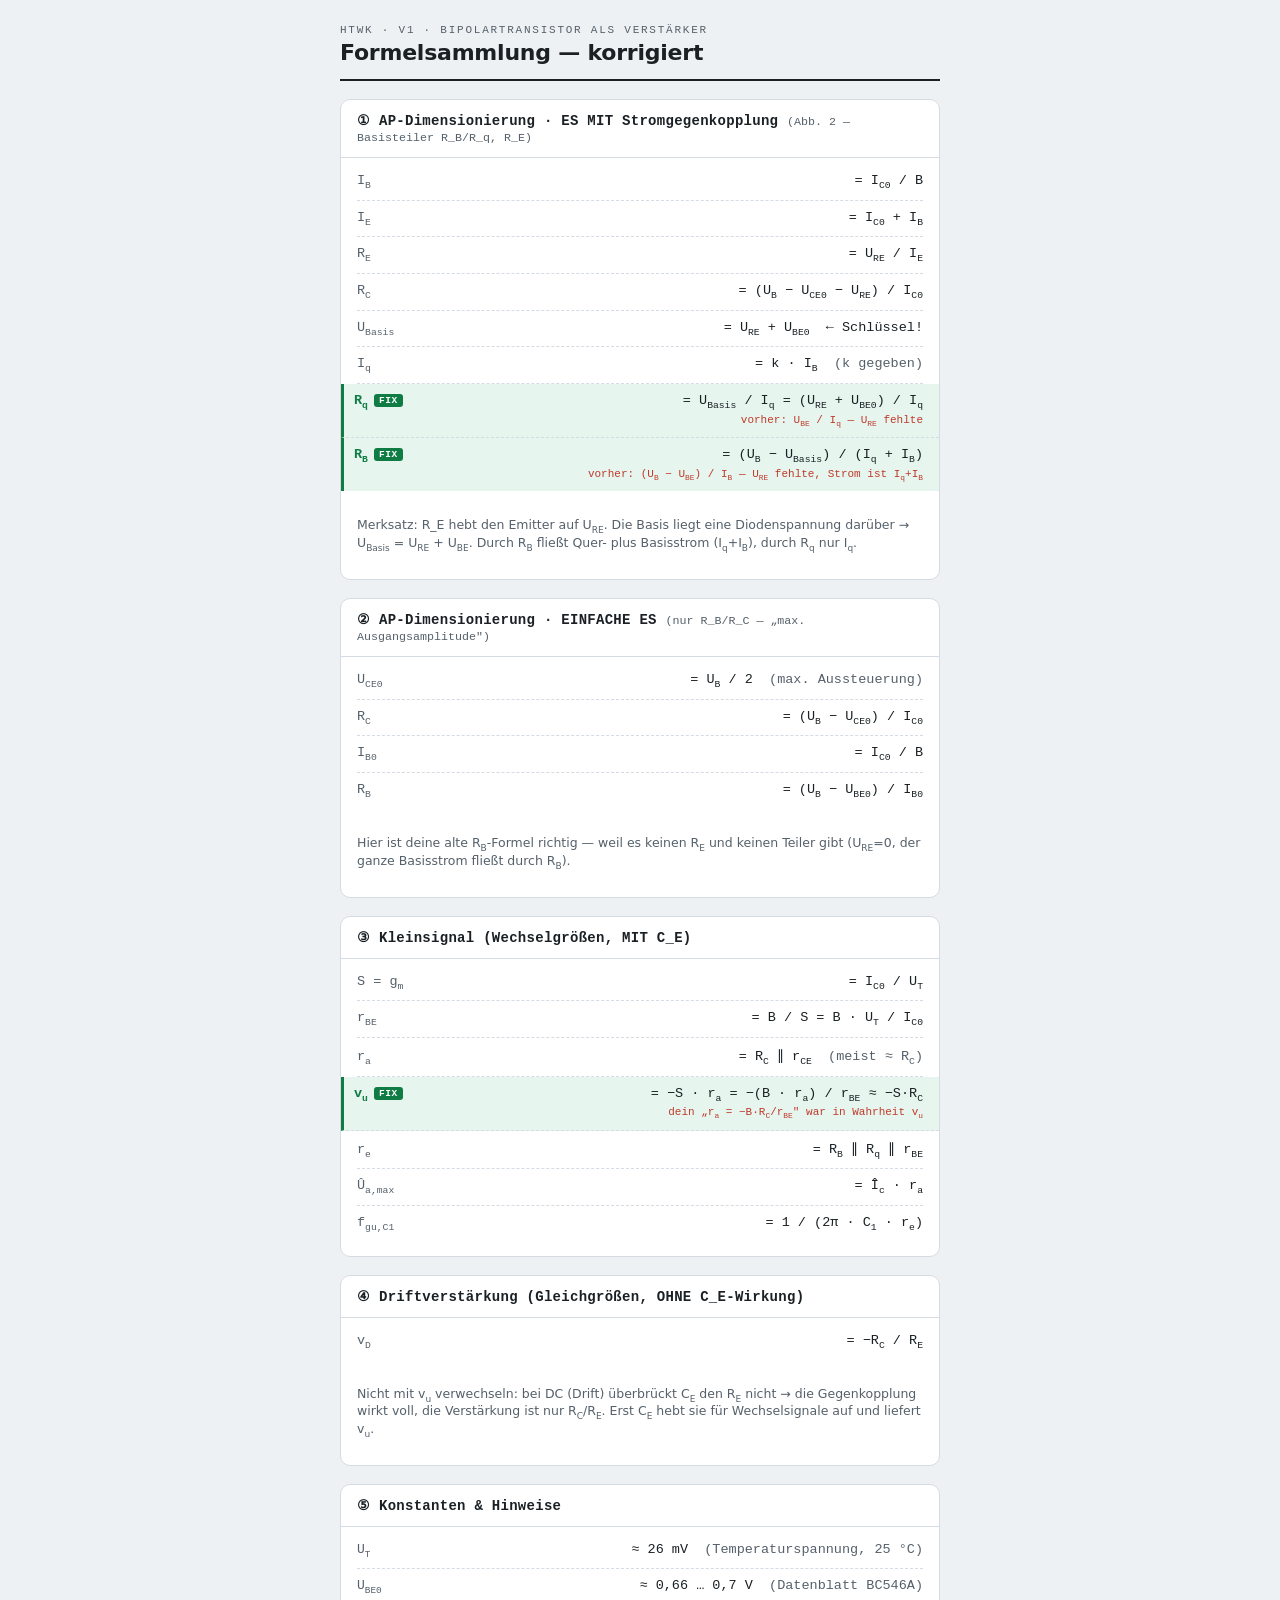
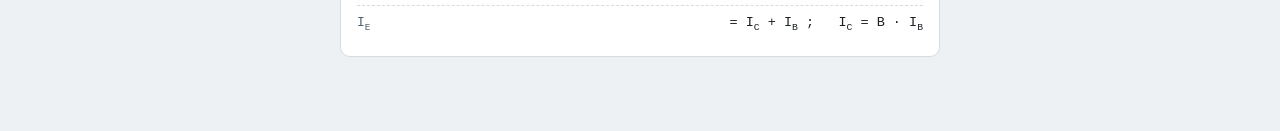
<file: trainer/V1-Formelsammlung-korrigiert.html>
<!DOCTYPE html>
<html lang="de">
<head>
<meta charset="UTF-8">
<meta name="viewport" content="width=device-width, initial-scale=1.0">
<title>V1 · Formelsammlung (korrigiert)</title>
<style>
  :root{
    --paper:#eef1f4;--panel:#fff;--ink:#1a2024;--soft:#55606a;--line:#d4dbe2;
    --green:#0f7c44;--green-bg:#e6f6ee;--red:#c0392b;--red-bg:#fbeae9;--amber:#b9760f;--amber-bg:#fcf3e2;
    --mono:'JetBrains Mono',ui-monospace,'SF Mono',Menlo,Consolas,monospace;
    --sans:ui-sans-serif,system-ui,'Segoe UI',Roboto,Helvetica,Arial,sans-serif;
  }
  *{box-sizing:border-box}
  body{margin:0;background:var(--paper);color:var(--ink);font-family:var(--sans);padding:0 14px 56px}
  .wrap{max-width:600px;margin:0 auto}
  header{padding:24px 0 14px;border-bottom:2px solid var(--ink)}
  .eyebrow{font-family:var(--mono);font-size:11px;letter-spacing:.16em;text-transform:uppercase;color:var(--soft);margin:0 0 4px}
  h1{margin:0;font-size:22px;font-weight:800;letter-spacing:-.01em}
  .card{background:var(--panel);border:1px solid var(--line);border-radius:10px;margin-top:18px;overflow:hidden}
  .card h2{margin:0;padding:12px 16px;border-bottom:1px solid var(--line);font-size:14px;font-family:var(--mono);letter-spacing:.02em}
  .card h2 small{color:var(--soft);font-weight:400;text-transform:none;letter-spacing:0}
  .rows{padding:6px 16px 14px}
  .row{display:flex;justify-content:space-between;gap:12px;align-items:baseline;padding:9px 0;border-bottom:1px dashed var(--line);font-family:var(--mono);font-size:13.5px}
  .row:last-child{border-bottom:none}
  .row .name{color:var(--soft);min-width:46px}
  .row .f{flex:1;text-align:right}
  .fix{background:var(--green-bg);border-left:3px solid var(--green);padding-left:10px;margin:0 -16px;padding-right:16px;border-radius:0}
  .fix .name{color:var(--green);font-weight:700}
  .tagfix{display:inline-block;font-size:9.5px;background:var(--green);color:#fff;border-radius:3px;padding:1px 5px;letter-spacing:.06em;margin-left:6px;vertical-align:middle}
  .was{display:block;font-size:11px;color:var(--red);margin-top:3px}
  sub{font-size:.72em}
  .note{font-size:12.5px;color:var(--soft);padding:0 16px 14px;font-family:var(--sans)}
  .const{font-family:var(--mono);font-size:13px}
</style>
</head>
<body>
<div class="wrap">
  <header>
    <p class="eyebrow">HTWK · V1 · Bipolartransistor als Verstärker</p>
    <h1>Formelsammlung — korrigiert</h1>
  </header>

  <!-- GK -->
  <div class="card">
    <h2>① AP-Dimensionierung · ES MIT Stromgegenkopplung <small>(Abb. 2 — Basisteiler R_B/R_q, R_E)</small></h2>
    <div class="rows">
      <div class="row"><span class="name">I<sub>B</sub></span><span class="f">= I<sub>C0</sub> / B</span></div>
      <div class="row"><span class="name">I<sub>E</sub></span><span class="f">= I<sub>C0</sub> + I<sub>B</sub></span></div>
      <div class="row"><span class="name">R<sub>E</sub></span><span class="f">= U<sub>RE</sub> / I<sub>E</sub></span></div>
      <div class="row"><span class="name">R<sub>C</sub></span><span class="f">= (U<sub>B</sub> − U<sub>CE0</sub> − U<sub>RE</sub>) / I<sub>C0</sub></span></div>
      <div class="row"><span class="name">U<sub>Basis</sub></span><span class="f">= U<sub>RE</sub> + U<sub>BE0</sub> &nbsp;← Schlüssel!</span></div>
      <div class="row"><span class="name">I<sub>q</sub></span><span class="f">= k · I<sub>B</sub> &nbsp;<span style="color:var(--soft)">(k gegeben)</span></span></div>
      <div class="row fix"><span class="name">R<sub>q</sub><span class="tagfix">FIX</span></span><span class="f">= U<sub>Basis</sub> / I<sub>q</sub> = (U<sub>RE</sub> + U<sub>BE0</sub>) / I<sub>q</sub><span class="was">vorher: U<sub>BE</sub> / I<sub>q</sub> — U<sub>RE</sub> fehlte</span></span></div>
      <div class="row fix"><span class="name">R<sub>B</sub><span class="tagfix">FIX</span></span><span class="f">= (U<sub>B</sub> − U<sub>Basis</sub>) / (I<sub>q</sub> + I<sub>B</sub>)<span class="was">vorher: (U<sub>B</sub> − U<sub>BE</sub>) / I<sub>B</sub> — U<sub>RE</sub> fehlte, Strom ist I<sub>q</sub>+I<sub>B</sub></span></span></div>
    </div>
    <p class="note">Merksatz: R_E hebt den Emitter auf U<sub>RE</sub>. Die Basis liegt eine Diodenspannung darüber → U<sub>Basis</sub> = U<sub>RE</sub> + U<sub>BE</sub>. Durch R<sub>B</sub> fließt Quer- plus Basisstrom (I<sub>q</sub>+I<sub>B</sub>), durch R<sub>q</sub> nur I<sub>q</sub>.</p>
  </div>

  <!-- einfache ES -->
  <div class="card">
    <h2>② AP-Dimensionierung · EINFACHE ES <small>(nur R_B/R_C — „max. Ausgangsamplitude")</small></h2>
    <div class="rows">
      <div class="row"><span class="name">U<sub>CE0</sub></span><span class="f">= U<sub>B</sub> / 2 &nbsp;<span style="color:var(--soft)">(max. Aussteuerung)</span></span></div>
      <div class="row"><span class="name">R<sub>C</sub></span><span class="f">= (U<sub>B</sub> − U<sub>CE0</sub>) / I<sub>C0</sub></span></div>
      <div class="row"><span class="name">I<sub>B0</sub></span><span class="f">= I<sub>C0</sub> / B</span></div>
      <div class="row"><span class="name">R<sub>B</sub></span><span class="f">= (U<sub>B</sub> − U<sub>BE0</sub>) / I<sub>B0</sub></span></div>
    </div>
    <p class="note">Hier ist deine alte R<sub>B</sub>-Formel richtig — weil es keinen R<sub>E</sub> und keinen Teiler gibt (U<sub>RE</sub>=0, der ganze Basisstrom fließt durch R<sub>B</sub>).</p>
  </div>

  <!-- Kleinsignal -->
  <div class="card">
    <h2>③ Kleinsignal (Wechselgrößen, MIT C_E)</h2>
    <div class="rows">
      <div class="row"><span class="name">S = g<sub>m</sub></span><span class="f">= I<sub>C0</sub> / U<sub>T</sub></span></div>
      <div class="row"><span class="name">r<sub>BE</sub></span><span class="f">= B / S = B · U<sub>T</sub> / I<sub>C0</sub></span></div>
      <div class="row"><span class="name">r<sub>a</sub></span><span class="f">= R<sub>C</sub> ∥ r<sub>CE</sub> &nbsp;<span style="color:var(--soft)">(meist ≈ R<sub>C</sub>)</span></span></div>
      <div class="row fix"><span class="name">v<sub>u</sub><span class="tagfix">FIX</span></span><span class="f">= −S · r<sub>a</sub> = −(B · r<sub>a</sub>) / r<sub>BE</sub> ≈ −S·R<sub>C</sub><span class="was">dein „r<sub>a</sub> = −B·R<sub>C</sub>/r<sub>BE</sub>" war in Wahrheit v<sub>u</sub></span></span></div>
      <div class="row"><span class="name">r<sub>e</sub></span><span class="f">= R<sub>B</sub> ∥ R<sub>q</sub> ∥ r<sub>BE</sub></span></div>
      <div class="row"><span class="name">Û<sub>a,max</sub></span><span class="f">= Î<sub>c</sub> · r<sub>a</sub></span></div>
      <div class="row"><span class="name">f<sub>gu,C1</sub></span><span class="f">= 1 / (2π · C<sub>1</sub> · r<sub>e</sub>)</span></div>
    </div>
  </div>

  <!-- Drift -->
  <div class="card">
    <h2>④ Driftverstärkung (Gleichgrößen, OHNE C_E-Wirkung)</h2>
    <div class="rows">
      <div class="row"><span class="name">v<sub>D</sub></span><span class="f">= −R<sub>C</sub> / R<sub>E</sub></span></div>
    </div>
    <p class="note">Nicht mit v<sub>u</sub> verwechseln: bei DC (Drift) überbrückt C<sub>E</sub> den R<sub>E</sub> nicht → die Gegenkopplung wirkt voll, die Verstärkung ist nur R<sub>C</sub>/R<sub>E</sub>. Erst C<sub>E</sub> hebt sie für Wechselsignale auf und liefert v<sub>u</sub>.</p>
  </div>

  <!-- Konstanten -->
  <div class="card">
    <h2>⑤ Konstanten &amp; Hinweise</h2>
    <div class="rows">
      <div class="row"><span class="name const">U<sub>T</sub></span><span class="f">≈ 26 mV &nbsp;<span style="color:var(--soft)">(Temperaturspannung, 25 °C)</span></span></div>
      <div class="row"><span class="name const">U<sub>BE0</sub></span><span class="f">≈ 0,66 … 0,7 V &nbsp;<span style="color:var(--soft)">(Datenblatt BC546A)</span></span></div>
      <div class="row"><span class="name const">I<sub>E</sub></span><span class="f">= I<sub>C</sub> + I<sub>B</sub> ; &nbsp; I<sub>C</sub> = B · I<sub>B</sub></span></div>
    </div>
  </div>
</div>
</body>
</html>
</file>
<file: stil.css>
/* ============================================================
   stil.css — Labor-Ästhetik der bestehenden Trainer,
   fortgeführt für Portal, Editor, Viewer & PDF-Druck
   ============================================================ */
:root{
  --paper:#eef1f4; --panel:#ffffff; --ink:#1a2024; --ink-soft:#55606a;
  --line:#d4dbe2; --grid:#e3e8ed;
  --trace:#17a35b; --trace-dk:#0f7c44;
  --teal:#0b7a8c; --teal-2:#0e94aa;
  --amber:#d98a1f; --amber-bg:#fcf3e2;
  --red:#d6453d; --red-bg:#fbeae9;
  --green-bg:#e6f6ee; --violet:#5f3dc4; --violet-bg:#f6f3fd;
  --mono:'JetBrains Mono',ui-monospace,'SF Mono',Menlo,Consolas,'Liberation Mono',monospace;
  --sans:ui-sans-serif,system-ui,'Segoe UI',Roboto,Helvetica,Arial,sans-serif;
  --r:10px;
}
*{box-sizing:border-box}
html,body{margin:0;padding:0}
body{
  background:var(--paper); color:var(--ink); font-family:var(--sans);
  font-size:15px; line-height:1.55; -webkit-font-smoothing:antialiased;
}
.wrap{max-width:1080px;margin:0 auto;padding:0 16px 72px}
a{color:var(--teal)}
button{font:inherit}
:focus-visible{outline:2px solid var(--teal); outline-offset:2px}

/* ---------- Kopfzeile ---------- */
header.top{
  display:flex;align-items:flex-end;justify-content:space-between;gap:16px;flex-wrap:wrap;
  padding:28px 0 18px;border-bottom:2px solid var(--ink);margin-bottom:20px;
}
.brand .eyebrow{font-family:var(--mono);font-size:11px;letter-spacing:.18em;text-transform:uppercase;color:var(--ink-soft);margin:0 0 4px}
.brand h1{margin:0;font-size:26px;font-weight:800;letter-spacing:-.01em;line-height:1.1}
.brand .sub{font-size:13px;color:var(--ink-soft);margin-top:4px}
.kopf-aktionen{display:flex;gap:8px;align-items:center;flex-wrap:wrap}

/* DMM-Readout als Status-Anzeige */
.readout{
  font-family:var(--mono);background:var(--ink);color:var(--trace);
  border-radius:7px;padding:8px 13px;min-width:130px;
  box-shadow:inset 0 0 0 1px #2c343b;
}
.readout .rlabel{font-size:9.5px;letter-spacing:.16em;text-transform:uppercase;color:#7c8b86;display:block}
.readout .rval{font-size:15px;font-weight:700;letter-spacing:.02em}
.readout.aus{color:#8b969f}

/* ---------- Buttons & Chips ---------- */
.btn{
  font-family:var(--mono);font-size:12.5px;border:1px solid var(--line);background:#fbfcfd;
  color:var(--ink);padding:7px 12px;border-radius:7px;cursor:pointer;transition:all .12s;
  text-decoration:none;display:inline-flex;align-items:center;gap:6px;
}
.btn:hover{border-color:#b9c2cc;background:#f2f6f8}
.btn.primaer{background:var(--teal);border-color:var(--teal);color:#fff}
.btn.primaer:hover{background:var(--teal-2)}
.btn.gruen{background:var(--trace-dk);border-color:var(--trace-dk);color:#fff}
.btn.gefahr{color:var(--red);border-color:#eccfcd}
.btn.gefahr:hover{background:var(--red-bg)}
.btn.klein{padding:4px 8px;font-size:11.5px}
.btn:disabled{opacity:.45;cursor:not-allowed}

/* ---------- Abschnitte & Kartenraster ---------- */
.abschnitt{margin:26px 0}
.abschnitt-kopf{display:flex;align-items:baseline;justify-content:space-between;gap:12px;flex-wrap:wrap;margin-bottom:12px}
.abschnitt-kopf h2{margin:0;font-size:15px;font-weight:800;letter-spacing:.02em}
.abschnitt-kopf .zaehler{font-family:var(--mono);font-size:11.5px;color:var(--ink-soft)}

.raster{display:grid;grid-template-columns:repeat(auto-fill,minmax(255px,1fr));gap:12px}

/* Gerätekarte — jede Kachel wie ein Einschub-Modul im Laborregal */
.karte{
  position:relative;background:var(--panel);border:1px solid var(--line);border-radius:var(--r);
  padding:14px 14px 12px;display:flex;flex-direction:column;gap:6px;min-height:118px;
  text-decoration:none;color:var(--ink);transition:border-color .12s, transform .12s;
}
.karte::before{ /* "Befestigungsschiene" oben */
  content:"";position:absolute;inset:0 0 auto 0;height:4px;border-radius:var(--r) var(--r) 0 0;
  background:repeating-linear-gradient(90deg,var(--grid) 0 6px,transparent 6px 12px);
}
.karte:hover{border-color:var(--teal);transform:translateY(-1px)}
.karte .modul{font-family:var(--mono);font-size:10px;letter-spacing:.14em;text-transform:uppercase;color:var(--ink-soft)}
.karte h3{margin:0;font-size:15.5px;font-weight:750;line-height:1.25}
.karte p{margin:0;font-size:12.5px;color:var(--ink-soft);flex:1}
.karte .fuss{display:flex;justify-content:space-between;align-items:center;font-family:var(--mono);font-size:11px;color:var(--ink-soft)}
.karte .led{width:7px;height:7px;border-radius:50%;background:var(--trace);box-shadow:0 0 5px rgba(23,163,91,.7)}
.karte.doc .led{background:var(--teal);box-shadow:0 0 5px rgba(11,122,140,.6)}
.karte.entwurf .led{background:var(--amber);box-shadow:0 0 5px rgba(217,138,31,.6)}
.karten-werkzeuge{display:flex;gap:6px;margin-top:4px}

.leer{
  border:1.5px dashed var(--line);border-radius:var(--r);padding:22px;text-align:center;
  color:var(--ink-soft);font-size:13px;background:#f7f9fa;
}

/* ---------- Dialog ---------- */
dialog{
  border:1px solid var(--line);border-radius:12px;background:var(--panel);color:var(--ink);
  max-width:480px;width:calc(100vw - 40px);padding:20px;box-shadow:0 18px 50px rgba(20,30,40,.25);
}
dialog::backdrop{background:rgba(26,32,36,.45)}
dialog h2{margin:0 0 6px;font-size:17px}
dialog p{font-size:13px;color:var(--ink-soft);margin:8px 0}
dialog label{display:block;font-family:var(--mono);font-size:11px;letter-spacing:.08em;text-transform:uppercase;color:var(--ink-soft);margin:12px 0 4px}
dialog input[type=text],dialog input[type=password],dialog textarea{
  width:100%;border:1px solid var(--line);border-radius:7px;padding:8px 10px;font:inherit;background:#fbfcfd;
}
.dialog-fuss{display:flex;justify-content:flex-end;gap:8px;margin-top:16px}
.hinweis{font-size:12px;color:var(--ink-soft);background:#f2f6f8;border:1px solid var(--grid);border-radius:7px;padding:8px 10px;margin-top:10px}
.fehler{color:var(--red);background:var(--red-bg);border-color:#eccfcd}
.ok-meldung{color:var(--trace-dk);background:var(--green-bg);border-color:#bfe6d0}
code{font-family:var(--mono);font-size:.92em;background:#f2f6f8;border:1px solid var(--grid);border-radius:4px;padding:1px 4px}

/* ============================================================
   Übersichts-"Blatt" — geteilt von Editor, Viewer und Druck
   ============================================================ */
.blatt{
  background:#fff;border:1px solid var(--line);border-radius:4px;
  box-shadow:0 2px 14px rgba(20,30,40,.08);
  max-width:820px;margin:0 auto;padding:52px 58px 64px;
}
@media (max-width:640px){ .blatt{padding:28px 20px 40px} }
.blatt-kopf{border-bottom:2px solid var(--ink);padding-bottom:14px;margin-bottom:22px}
.blatt-kopf .eyebrow{font-family:var(--mono);font-size:10.5px;letter-spacing:.16em;text-transform:uppercase;color:var(--ink-soft)}
.blatt-kopf h1{margin:4px 0 0;font-size:26px;font-weight:800;letter-spacing:-.01em;line-height:1.15}
.blatt-kopf .untertitel{margin:6px 0 0;color:var(--ink-soft);font-size:14px}

.blk{margin:0 0 14px} /* Fallback; wird pro Block inline überschrieben */
.blk h2{font-size:19px;margin:12px 0 8px;padding-bottom:5px;border-bottom:1.5px solid var(--grid);font-weight:800}
.blk h3{font-size:15.5px;margin:6px 0 6px;font-weight:750}
.blk p,.blk .fliess{margin:0}
.blk .fliess ul,.blk .fliess ol,.box ul,.box ol,.spalte ul,.spalte ol,.blk td ul,.blk td ol{margin:4px 0}
.blk ul,.blk ol{margin:0;padding-left:24px}
.blk li{margin:3px 0}
.blk mark{background:#fff3bf;padding:0 2px;border-radius:2px}
.blk hr{border:0;border-top:1.5px dashed var(--line);margin:20px 0}

.formel{
  font-family:var(--mono);font-size:15px;text-align:center;
  background:#f7f9fa;border:1px solid var(--grid);border-radius:7px;
  padding:14px 16px;overflow-x:auto;
}
.formel sub,.formel sup{font-size:.68em}

.tabelle-huelle{overflow-x:auto}
.blk table{border-collapse:collapse;width:100%;font-size:13.5px}
.blk th,.blk td{border:1px solid var(--line);padding:6px 10px;text-align:left;vertical-align:top}
.blk th{background:#f2f6f8;font-weight:700;font-family:var(--mono);font-size:12px}
.blk tr:nth-child(even) td{background:#fafbfc}

.box{border:1px solid;border-radius:8px;padding:11px 13px;font-size:13.5px}
.box-label{font-family:var(--mono);font-size:10.5px;letter-spacing:.14em;text-transform:uppercase;font-weight:700;margin-bottom:4px}
.box-info{background:#eef7f9;border-color:#c4dfe5}.box-info .box-label{color:var(--teal)}
.box-merke{background:var(--green-bg);border-color:#bfe6d0}.box-merke .box-label{color:var(--trace-dk)}
.box-achtung{background:var(--amber-bg);border-color:#ecd6ae}.box-achtung .box-label{color:var(--amber)}
.box-beispiel{background:var(--violet-bg);border-color:#d0c4f0}.box-beispiel .box-label{color:var(--violet)}

.spalten{display:grid;grid-template-columns:1fr 1fr;gap:18px}
@media (max-width:560px){.spalten{grid-template-columns:1fr}}

.codeblock{position:relative;background:#f7f9fa;border:1px solid var(--grid);border-radius:7px}
.codeblock .code-label{position:absolute;top:7px;right:11px;font-family:var(--mono);font-size:10px;letter-spacing:.13em;text-transform:uppercase;color:var(--ink-soft)}
.codeblock pre{margin:0;padding:12px 14px;overflow-x:auto;font-family:var(--mono);font-size:13px;line-height:1.55;tab-size:2}
.codeblock code{font-family:inherit;font-size:inherit;background:none;border:0;border-radius:0;padding:0;display:block}
.c-kw{color:var(--teal);font-weight:700}
.c-str{color:var(--trace-dk)}
.c-com{color:#8a949e;font-style:italic}
.c-num{color:var(--amber)}

.diagramm{border:1px solid var(--grid);border-radius:7px;overflow:hidden;background:#fcfdfe}
.code-lauf-huelle{margin-top:6px}
.code-lauf{width:100%;height:190px;border:1px solid var(--grid);border-radius:7px;background:#fff;resize:vertical;overflow:auto;display:block;margin-top:6px}

.blk figure{margin:0;text-align:center}
.blk figure img{max-width:100%;border:1px solid var(--grid);border-radius:6px}
.blk figcaption{font-family:var(--mono);font-size:11.5px;color:var(--ink-soft);margin-top:6px}

/* ---------- Druck / PDF ---------- */
/* Seitenrand 0 → der Browser hat keinen Platz mehr für seine Kopf-/Fußzeilen
   (Datum, Titel, URL) und lässt sie weg. Die Ränder bauen wir selbst:
   links/rechts über body-Padding, oben/unten über Abstandshalter, die sich
   dank table-header/footer-group auf JEDER Seite wiederholen. */
.druck-abstand{display:none}
@page{ size:A4; margin:0; }
@media print{
  body{background:#fff;padding:0 15mm}
  .kein-druck{display:none !important}
  .wrap{max-width:none;padding:0}
  .blatt{border:0;box-shadow:none;border-radius:0;max-width:none;padding:0;margin:0;display:table;width:100%}
  .druck-abstand.oben{display:table-header-group}
  .druck-abstand.unten{display:table-footer-group}
  .druck-abstand.oben > div{height:13mm}
  .druck-abstand.unten > div{height:15mm}
  .blk h2{break-after:avoid}
  .blk h3{break-after:avoid}
  .box,.formel,.codeblock,.blk figure,.blk table tr{break-inside:avoid}
  a{color:inherit;text-decoration:none}
}

@media (prefers-reduced-motion: reduce){
  *{transition:none !important;animation:none !important}
}
</file>
